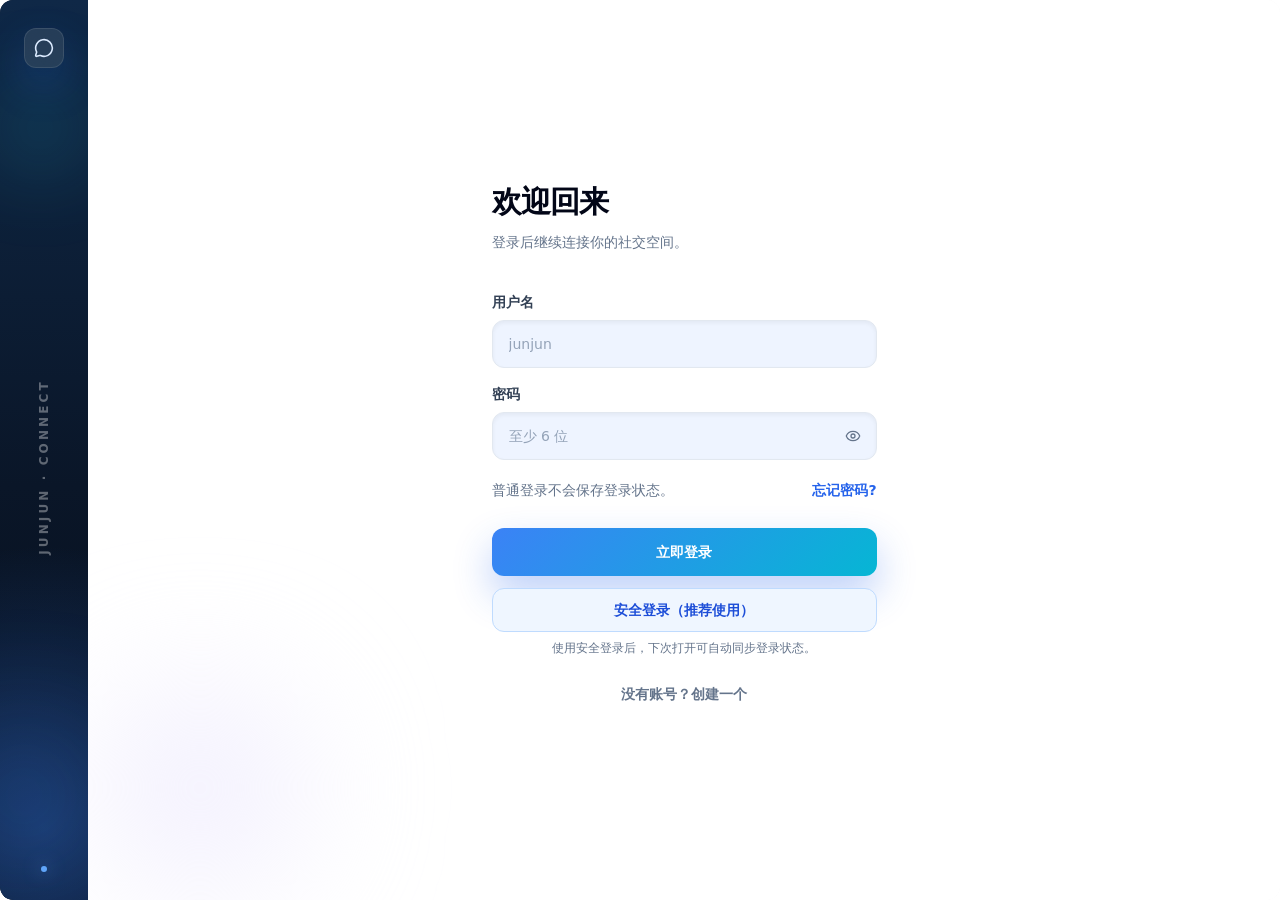
<file: docs/index.html>
﻿<!doctype html>
<html lang="zh-CN">
  <head>
    <meta charset="UTF-8" />
    <meta name="viewport" content="width=device-width, initial-scale=1.0" />
    <meta name="theme-color" content="#edf4ff" />
    <title>JunjunChat</title>
    <script type="module" src="./assets/index-Dz75m9pO.js"></script>
    <link rel="stylesheet" href="./assets/index-C5NsS-U3.css">
  </head>
  <body>
    <div id="JunjunChat-root" data-desktop-app="true"><div id="root"></div></div>
  </body>
</html>
</file>
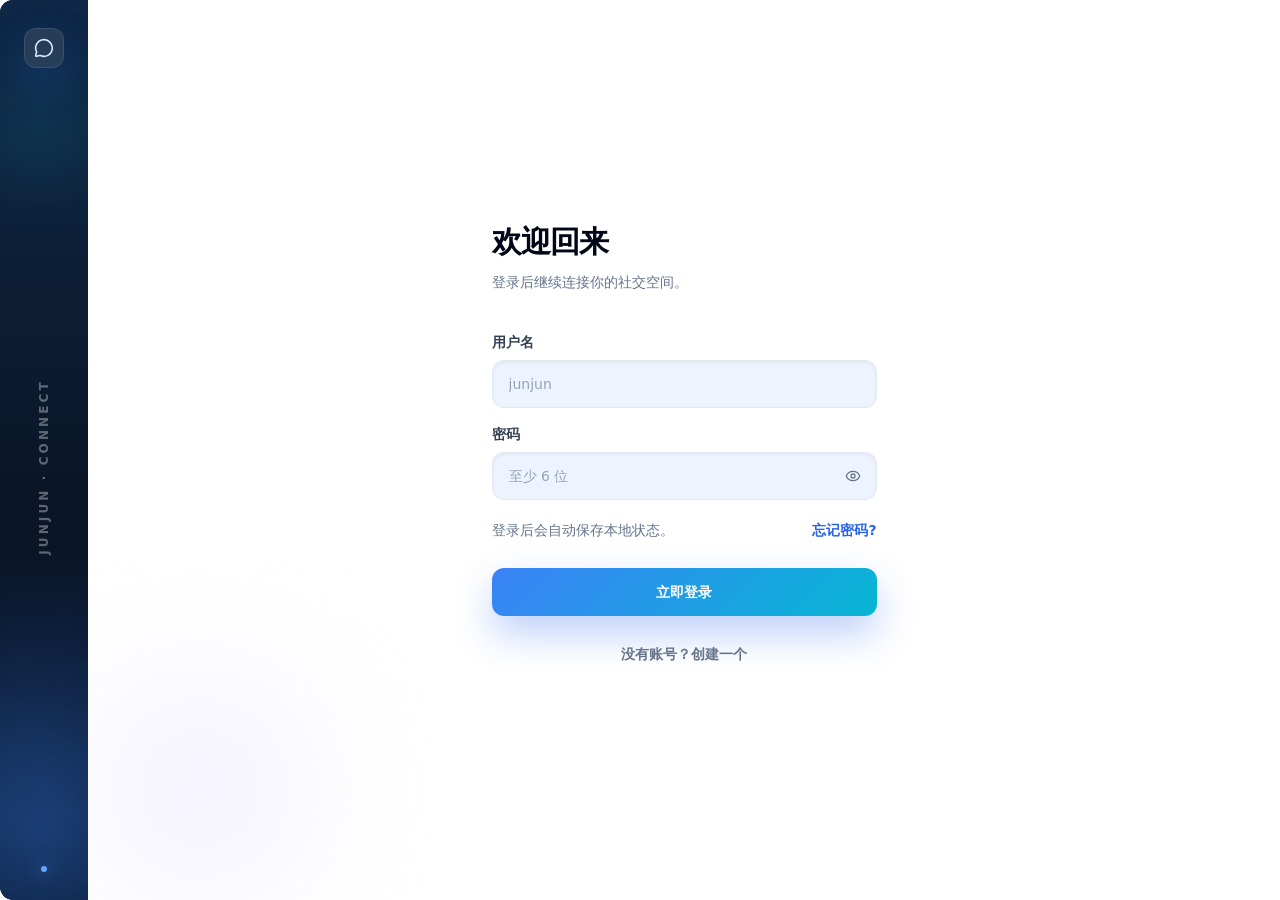
<file: web/index.html>
<!doctype html>
<html lang="zh-CN">
  <head>
    <meta charset="UTF-8" />
    <meta name="viewport" content="width=device-width, initial-scale=1.0" />
    <meta name="theme-color" content="#edf4ff" />
    <title>JunjunChat</title>
    <script type="module" crossorigin src="./assets/index-CE8PeKKG.js"></script>
    <link rel="stylesheet" crossorigin href="./assets/index-BPPoP_hS.css">
  </head>
  <body>
    <div id="kukechat-root" data-desktop-app="true"><div id="root"></div></div>
  </body>
</html>
</file>
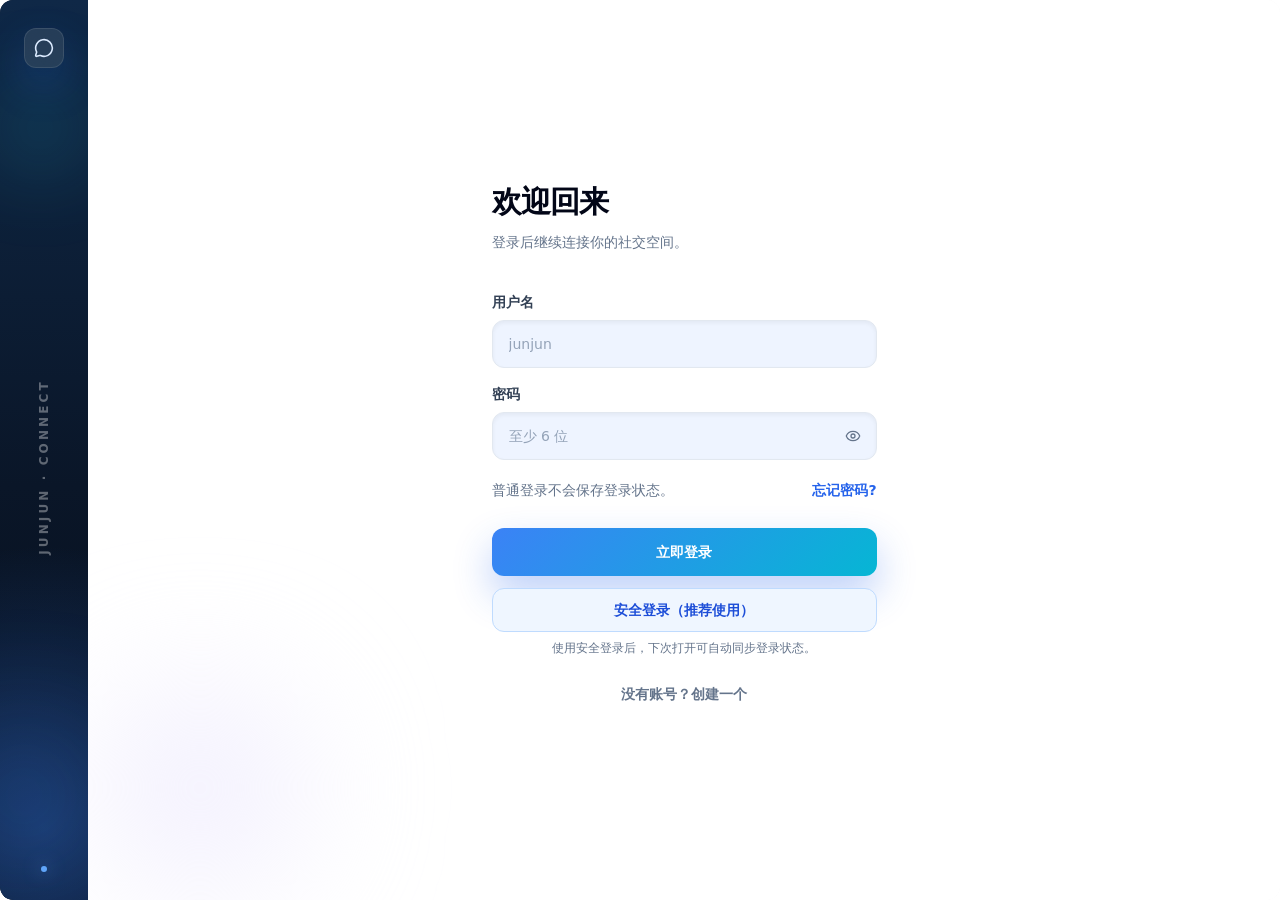
<file: docs/dist-desktop/index.desktop.html>
<!doctype html>
<html lang="zh-CN">
  <head>
    <meta charset="UTF-8" />
    <meta name="viewport" content="width=device-width, initial-scale=1.0" />
    <meta name="theme-color" content="#edf4ff" />
    <title>JunjunChat</title>
    <script type="module" crossorigin src="./assets/index-BEsCyNGm.js"></script>
    <link rel="stylesheet" crossorigin href="./assets/index-qLaKmnYz.css">
  </head>
  <body>
    <div id="JunjunChat-root" data-desktop-app="true"><div id="root"></div></div>
  </body>
</html>
</file>
<file: docs/assets/index-C5NsS-U3.css>
*,:before,:after{--tw-border-spacing-x: 0;--tw-border-spacing-y: 0;--tw-translate-x: 0;--tw-translate-y: 0;--tw-rotate: 0;--tw-skew-x: 0;--tw-skew-y: 0;--tw-scale-x: 1;--tw-scale-y: 1;--tw-pan-x: ;--tw-pan-y: ;--tw-pinch-zoom: ;--tw-scroll-snap-strictness: proximity;--tw-gradient-from-position: ;--tw-gradient-via-position: ;--tw-gradient-to-position: ;--tw-ordinal: ;--tw-slashed-zero: ;--tw-numeric-figure: ;--tw-numeric-spacing: ;--tw-numeric-fraction: ;--tw-ring-inset: ;--tw-ring-offset-width: 0px;--tw-ring-offset-color: #fff;--tw-ring-color: rgb(59 130 246 / .5);--tw-ring-offset-shadow: 0 0 #0000;--tw-ring-shadow: 0 0 #0000;--tw-shadow: 0 0 #0000;--tw-shadow-colored: 0 0 #0000;--tw-blur: ;--tw-brightness: ;--tw-contrast: ;--tw-grayscale: ;--tw-hue-rotate: ;--tw-invert: ;--tw-saturate: ;--tw-sepia: ;--tw-drop-shadow: ;--tw-backdrop-blur: ;--tw-backdrop-brightness: ;--tw-backdrop-contrast: ;--tw-backdrop-grayscale: ;--tw-backdrop-hue-rotate: ;--tw-backdrop-invert: ;--tw-backdrop-opacity: ;--tw-backdrop-saturate: ;--tw-backdrop-sepia: ;--tw-contain-size: ;--tw-contain-layout: ;--tw-contain-paint: ;--tw-contain-style: }::backdrop{--tw-border-spacing-x: 0;--tw-border-spacing-y: 0;--tw-translate-x: 0;--tw-translate-y: 0;--tw-rotate: 0;--tw-skew-x: 0;--tw-skew-y: 0;--tw-scale-x: 1;--tw-scale-y: 1;--tw-pan-x: ;--tw-pan-y: ;--tw-pinch-zoom: ;--tw-scroll-snap-strictness: proximity;--tw-gradient-from-position: ;--tw-gradient-via-position: ;--tw-gradient-to-position: ;--tw-ordinal: ;--tw-slashed-zero: ;--tw-numeric-figure: ;--tw-numeric-spacing: ;--tw-numeric-fraction: ;--tw-ring-inset: ;--tw-ring-offset-width: 0px;--tw-ring-offset-color: #fff;--tw-ring-color: rgb(59 130 246 / .5);--tw-ring-offset-shadow: 0 0 #0000;--tw-ring-shadow: 0 0 #0000;--tw-shadow: 0 0 #0000;--tw-shadow-colored: 0 0 #0000;--tw-blur: ;--tw-brightness: ;--tw-contrast: ;--tw-grayscale: ;--tw-hue-rotate: ;--tw-invert: ;--tw-saturate: ;--tw-sepia: ;--tw-drop-shadow: ;--tw-backdrop-blur: ;--tw-backdrop-brightness: ;--tw-backdrop-contrast: ;--tw-backdrop-grayscale: ;--tw-backdrop-hue-rotate: ;--tw-backdrop-invert: ;--tw-backdrop-opacity: ;--tw-backdrop-saturate: ;--tw-backdrop-sepia: ;--tw-contain-size: ;--tw-contain-layout: ;--tw-contain-paint: ;--tw-contain-style: }*,:before,:after{box-sizing:border-box;border-width:0;border-style:solid;border-color:#e5e7eb}:before,:after{--tw-content: ""}html,:host{line-height:1.5;-webkit-text-size-adjust:100%;-moz-tab-size:4;-o-tab-size:4;tab-size:4;font-family:ui-sans-serif,system-ui,sans-serif,"Apple Color Emoji","Segoe UI Emoji",Segoe UI Symbol,"Noto Color Emoji";font-feature-settings:normal;font-variation-settings:normal;-webkit-tap-highlight-color:transparent}body{margin:0;line-height:inherit}hr{height:0;color:inherit;border-top-width:1px}abbr:where([title]){-webkit-text-decoration:underline dotted;text-decoration:underline dotted}h1,h2,h3,h4,h5,h6{font-size:inherit;font-weight:inherit}a{color:inherit;text-decoration:inherit}b,strong{font-weight:bolder}code,kbd,samp,pre{font-family:ui-monospace,SFMono-Regular,Menlo,Monaco,Consolas,Liberation Mono,Courier New,monospace;font-feature-settings:normal;font-variation-settings:normal;font-size:1em}small{font-size:80%}sub,sup{font-size:75%;line-height:0;position:relative;vertical-align:baseline}sub{bottom:-.25em}sup{top:-.5em}table{text-indent:0;border-color:inherit;border-collapse:collapse}button,input,optgroup,select,textarea{font-family:inherit;font-feature-settings:inherit;font-variation-settings:inherit;font-size:100%;font-weight:inherit;line-height:inherit;letter-spacing:inherit;color:inherit;margin:0;padding:0}button,select{text-transform:none}button,input:where([type=button]),input:where([type=reset]),input:where([type=submit]){-webkit-appearance:button;background-color:transparent;background-image:none}:-moz-focusring{outline:auto}:-moz-ui-invalid{box-shadow:none}progress{vertical-align:baseline}::-webkit-inner-spin-button,::-webkit-outer-spin-button{height:auto}[type=search]{-webkit-appearance:textfield;outline-offset:-2px}::-webkit-search-decoration{-webkit-appearance:none}::-webkit-file-upload-button{-webkit-appearance:button;font:inherit}summary{display:list-item}blockquote,dl,dd,h1,h2,h3,h4,h5,h6,hr,figure,p,pre{margin:0}fieldset{margin:0;padding:0}legend{padding:0}ol,ul,menu{list-style:none;margin:0;padding:0}dialog{padding:0}textarea{resize:vertical}input::-moz-placeholder,textarea::-moz-placeholder{opacity:1;color:#9ca3af}input::placeholder,textarea::placeholder{opacity:1;color:#9ca3af}button,[role=button]{cursor:pointer}:disabled{cursor:default}img,svg,video,canvas,audio,iframe,embed,object{display:block;vertical-align:middle}img,video{max-width:100%;height:auto}[hidden]:where(:not([hidden=until-found])){display:none}.\!container{width:100%!important}.container{width:100%}@media (min-width: 640px){.\!container{max-width:640px!important}.container{max-width:640px}}@media (min-width: 768px){.\!container{max-width:768px!important}.container{max-width:768px}}@media (min-width: 1024px){.\!container{max-width:1024px!important}.container{max-width:1024px}}@media (min-width: 1280px){.\!container{max-width:1280px!important}.container{max-width:1280px}}@media (min-width: 1536px){.\!container{max-width:1536px!important}.container{max-width:1536px}}.sr-only{position:absolute;width:1px;height:1px;padding:0;margin:-1px;overflow:hidden;clip:rect(0,0,0,0);white-space:nowrap;border-width:0}.pointer-events-none{pointer-events:none}.pointer-events-auto{pointer-events:auto}.visible{visibility:visible}.collapse{visibility:collapse}.static{position:static}.fixed{position:fixed}.absolute{position:absolute}.relative{position:relative}.sticky{position:sticky}.-inset-0\.5{inset:-.125rem}.-inset-1{inset:-.25rem}.inset-0{inset:0}.inset-1{inset:.25rem}.inset-x-0{left:0;right:0}.inset-x-1{left:.25rem;right:.25rem}.inset-x-4{left:1rem;right:1rem}.inset-y-0{top:0;bottom:0}.-bottom-0\.5{bottom:-.125rem}.-bottom-24{bottom:-6rem}.-left-10{left:-2.5rem}.-right-0\.5{right:-.125rem}.-right-1{right:-.25rem}.-right-1\.5{right:-.375rem}.-right-10{right:-2.5rem}.-right-12{right:-3rem}.-right-16{right:-4rem}.-right-5{right:-1.25rem}.-top-1{top:-.25rem}.-top-1\.5{top:-.375rem}.-top-12{top:-3rem}.-top-14{top:-3.5rem}.-top-16{top:-4rem}.-top-20{top:-5rem}.-top-5{top:-1.25rem}.bottom-0{bottom:0}.bottom-1{bottom:.25rem}.bottom-10{bottom:2.5rem}.bottom-14{bottom:3.5rem}.bottom-4{bottom:1rem}.bottom-\[106px\]{bottom:106px}.bottom-\[154px\]{bottom:154px}.bottom-\[calc\(100\%-1px\)\]{bottom:calc(100% - 1px)}.bottom-\[max\(20px\,env\(safe-area-inset-bottom\)\)\]{bottom:max(20px,env(safe-area-inset-bottom))}.bottom-full{bottom:100%}.left-0{left:0}.left-0\.5{left:.125rem}.left-1{left:.25rem}.left-1\/2{left:50%}.left-1\/3{left:33.333333%}.left-10{left:2.5rem}.left-2{left:.5rem}.left-2\.5{left:.625rem}.left-3{left:.75rem}.left-4{left:1rem}.left-5{left:1.25rem}.left-\[22px\]{left:22px}.right-0{right:0}.right-1{right:.25rem}.right-1\.5{right:.375rem}.right-2{right:.5rem}.right-2\.5{right:.625rem}.right-3{right:.75rem}.right-4{right:1rem}.right-5{right:1.25rem}.top-0{top:0}.top-0\.5{top:.125rem}.top-1{top:.25rem}.top-1\.5{top:.375rem}.top-1\/2{top:50%}.top-10{top:2.5rem}.top-12{top:3rem}.top-16{top:4rem}.top-2{top:.5rem}.top-2\.5{top:.625rem}.top-20{top:5rem}.top-3{top:.75rem}.top-4{top:1rem}.top-9{top:2.25rem}.top-\[7px\]{top:7px}.top-\[calc\(100\%\+10px\)\]{top:calc(100% + 10px)}.top-\[calc\(100\%\+8px\)\]{top:calc(100% + 8px)}.top-full{top:100%}.z-0{z-index:0}.z-10{z-index:10}.z-20{z-index:20}.z-30{z-index:30}.z-40{z-index:40}.z-50{z-index:50}.z-\[100\]{z-index:100}.z-\[120\]{z-index:120}.z-\[2147483600\]{z-index:2147483600}.z-\[2147483646\]{z-index:2147483646}.z-\[2147483647\]{z-index:2147483647}.z-\[60\]{z-index:60}.z-\[61\]{z-index:61}.z-\[70\]{z-index:70}.z-\[80\]{z-index:80}.z-\[90\]{z-index:90}.col-span-2{grid-column:span 2 / span 2}.col-span-5{grid-column:span 5 / span 5}.col-span-full{grid-column:1 / -1}.col-start-1{grid-column-start:1}.col-start-2{grid-column-start:2}.col-start-3{grid-column-start:3}.row-start-1{grid-row-start:1}.-mx-2{margin-left:-.5rem;margin-right:-.5rem}.-mx-px{margin-left:-1px;margin-right:-1px}.mx-0\.5{margin-left:.125rem;margin-right:.125rem}.mx-1{margin-left:.25rem;margin-right:.25rem}.mx-2{margin-left:.5rem;margin-right:.5rem}.mx-4{margin-left:1rem;margin-right:1rem}.mx-auto{margin-left:auto;margin-right:auto}.my-1{margin-top:.25rem;margin-bottom:.25rem}.my-1\.5{margin-top:.375rem;margin-bottom:.375rem}.my-2{margin-top:.5rem;margin-bottom:.5rem}.my-3{margin-top:.75rem;margin-bottom:.75rem}.-mt-1{margin-top:-.25rem}.-mt-7{margin-top:-1.75rem}.-mt-8{margin-top:-2rem}.-mt-\[34px\]{margin-top:-34px}.-mt-px{margin-top:-1px}.mb-0\.5{margin-bottom:.125rem}.mb-1{margin-bottom:.25rem}.mb-1\.5{margin-bottom:.375rem}.mb-10{margin-bottom:2.5rem}.mb-2{margin-bottom:.5rem}.mb-2\.5{margin-bottom:.625rem}.mb-3{margin-bottom:.75rem}.mb-4{margin-bottom:1rem}.mb-5{margin-bottom:1.25rem}.mb-6{margin-bottom:1.5rem}.mb-7{margin-bottom:1.75rem}.ml-1{margin-left:.25rem}.ml-10{margin-left:2.5rem}.ml-2{margin-left:.5rem}.ml-\[46px\]{margin-left:46px}.ml-\[52px\]{margin-left:52px}.ml-auto{margin-left:auto}.mr-1{margin-right:.25rem}.mr-1\.5{margin-right:.375rem}.mt-0{margin-top:0}.mt-0\.5{margin-top:.125rem}.mt-1{margin-top:.25rem}.mt-1\.5{margin-top:.375rem}.mt-10{margin-top:2.5rem}.mt-12{margin-top:3rem}.mt-2{margin-top:.5rem}.mt-2\.5{margin-top:.625rem}.mt-3{margin-top:.75rem}.mt-3\.5{margin-top:.875rem}.mt-4{margin-top:1rem}.mt-5{margin-top:1.25rem}.mt-6{margin-top:1.5rem}.mt-7{margin-top:1.75rem}.mt-8{margin-top:2rem}.mt-auto{margin-top:auto}.box-border{box-sizing:border-box}.line-clamp-1{overflow:hidden;display:-webkit-box;-webkit-box-orient:vertical;-webkit-line-clamp:1}.line-clamp-2{overflow:hidden;display:-webkit-box;-webkit-box-orient:vertical;-webkit-line-clamp:2}.line-clamp-3{overflow:hidden;display:-webkit-box;-webkit-box-orient:vertical;-webkit-line-clamp:3}.line-clamp-4{overflow:hidden;display:-webkit-box;-webkit-box-orient:vertical;-webkit-line-clamp:4}.block{display:block}.inline-block{display:inline-block}.inline{display:inline}.flex{display:flex}.inline-flex{display:inline-flex}.table{display:table}.grid{display:grid}.inline-grid{display:inline-grid}.contents{display:contents}.hidden{display:none}.aspect-\[4\/3\]{aspect-ratio:4/3}.aspect-square{aspect-ratio:1 / 1}.aspect-video{aspect-ratio:16 / 9}.h-0\.5{height:.125rem}.h-1{height:.25rem}.h-1\.5{height:.375rem}.h-1\/2{height:50%}.h-10{height:2.5rem}.h-11{height:2.75rem}.h-12{height:3rem}.h-14{height:3.5rem}.h-16{height:4rem}.h-2{height:.5rem}.h-2\.5{height:.625rem}.h-20{height:5rem}.h-24{height:6rem}.h-28{height:7rem}.h-3{height:.75rem}.h-3\.5{height:.875rem}.h-32{height:8rem}.h-36{height:9rem}.h-4{height:1rem}.h-40{height:10rem}.h-44{height:11rem}.h-5{height:1.25rem}.h-52{height:13rem}.h-56{height:14rem}.h-6{height:1.5rem}.h-64{height:16rem}.h-7{height:1.75rem}.h-8{height:2rem}.h-9{height:2.25rem}.h-\[100dvh\]{height:100dvh}.h-\[150px\]{height:150px}.h-\[168px\]{height:168px}.h-\[18px\]{height:18px}.h-\[248px\]{height:248px}.h-\[2px\]{height:2px}.h-\[310px\]{height:310px}.h-\[38px\]{height:38px}.h-\[46px\]{height:46px}.h-\[50px\]{height:50px}.h-\[52px\]{height:52px}.h-\[64px\]{height:64px}.h-\[72px\]{height:72px}.h-\[calc\(100\%-30px\)\]{height:calc(100% - 30px)}.h-\[calc\(100\%-40px\)\]{height:calc(100% - 40px)}.h-\[calc\(100\%-52px\)\]{height:calc(100% - 52px)}.h-\[calc\(100\%-8px\)\]{height:calc(100% - 8px)}.h-\[calc\(100dvh-16px\)\]{height:calc(100dvh - 16px)}.h-\[min\(640px\,88vh\)\]{height:min(640px,88vh)}.h-\[min\(660px\,88vh\)\]{height:min(660px,88vh)}.h-\[min\(680px\,88vh\)\]{height:min(680px,88vh)}.h-\[min\(720px\,88vh\)\]{height:min(720px,88vh)}.h-\[min\(720px\,calc\(100vh-32px\)\)\]{height:min(720px,calc(100vh - 32px))}.h-\[min\(720px\,calc\(100vh-96px\)\)\]{height:min(720px,calc(100vh - 96px))}.h-\[min\(760px\,calc\(100vh-32px\)\)\]{height:min(760px,calc(100vh - 32px))}.h-full{height:100%}.h-px{height:1px}.h-screen{height:100vh}.max-h-32{max-height:8rem}.max-h-36{max-height:9rem}.max-h-40{max-height:10rem}.max-h-48{max-height:12rem}.max-h-52{max-height:13rem}.max-h-56{max-height:14rem}.max-h-60{max-height:15rem}.max-h-64{max-height:16rem}.max-h-72{max-height:18rem}.max-h-80{max-height:20rem}.max-h-\[112px\]{max-height:112px}.max-h-\[28dvh\]{max-height:28dvh}.max-h-\[300px\]{max-height:300px}.max-h-\[34vh\]{max-height:34vh}.max-h-\[420px\]{max-height:420px}.max-h-\[500px\]{max-height:500px}.max-h-\[88vh\]{max-height:88vh}.max-h-\[calc\(100\%-32px\)\]{max-height:calc(100% - 32px)}.max-h-\[calc\(100\%-48px\)\]{max-height:calc(100% - 48px)}.max-h-\[inherit\]{max-height:inherit}.max-h-\[min\(320px\,calc\(100\%-16px\)\)\]{max-height:min(320px,calc(100% - 16px))}.max-h-\[min\(356px\,calc\(100\%-16px\)\)\]{max-height:min(356px,calc(100% - 16px))}.max-h-\[min\(416px\,calc\(100\%-16px\)\)\]{max-height:min(416px,calc(100% - 16px))}.max-h-\[min\(760px\,calc\(100vh-56px\)\)\]{max-height:min(760px,calc(100vh - 56px))}.max-h-\[min\(840px\,calc\(100vh-48px\)\)\]{max-height:min(840px,calc(100vh - 48px))}.max-h-full{max-height:100%}.max-h-none{max-height:none}.min-h-0{min-height:0px}.min-h-10{min-height:2.5rem}.min-h-12{min-height:3rem}.min-h-24{min-height:6rem}.min-h-28{min-height:7rem}.min-h-44{min-height:11rem}.min-h-\[112px\]{min-height:112px}.min-h-\[120px\]{min-height:120px}.min-h-\[140px\]{min-height:140px}.min-h-\[148px\]{min-height:148px}.min-h-\[154px\]{min-height:154px}.min-h-\[180px\]{min-height:180px}.min-h-\[184px\]{min-height:184px}.min-h-\[18px\]{min-height:18px}.min-h-\[214px\]{min-height:214px}.min-h-\[220px\]{min-height:220px}.min-h-\[244px\]{min-height:244px}.min-h-\[246px\]{min-height:246px}.min-h-\[250px\]{min-height:250px}.min-h-\[260px\]{min-height:260px}.min-h-\[280px\]{min-height:280px}.min-h-\[300px\]{min-height:300px}.min-h-\[310px\]{min-height:310px}.min-h-\[360px\]{min-height:360px}.min-h-\[38px\]{min-height:38px}.min-h-\[45vh\]{min-height:45vh}.min-h-\[52px\]{min-height:52px}.min-h-\[55vh\]{min-height:55vh}.min-h-\[58px\]{min-height:58px}.min-h-\[68px\]{min-height:68px}.min-h-\[82px\]{min-height:82px}.min-h-\[92px\]{min-height:92px}.min-h-\[96px\]{min-height:96px}.min-h-\[calc\(max\(44px\,env\(safe-area-inset-top\)\)\+56px\)\]{min-height:calc(max(44px,env(safe-area-inset-top)) + 56px)}.min-h-\[calc\(max\(44px\,env\(safe-area-inset-top\)\)\+58px\)\]{min-height:calc(max(44px,env(safe-area-inset-top)) + 58px)}.min-h-\[calc\(max\(44px\,env\(safe-area-inset-top\)\)\+64px\)\]{min-height:calc(max(44px,env(safe-area-inset-top)) + 64px)}.min-h-\[inherit\]{min-height:inherit}.min-h-full{min-height:100%}.w-1{width:.25rem}.w-1\.5{width:.375rem}.w-1\/2{width:50%}.w-10{width:2.5rem}.w-11{width:2.75rem}.w-12{width:3rem}.w-14{width:3.5rem}.w-16{width:4rem}.w-2{width:.5rem}.w-2\.5{width:.625rem}.w-2\/3{width:66.666667%}.w-20{width:5rem}.w-24{width:6rem}.w-28{width:7rem}.w-3{width:.75rem}.w-3\.5{width:.875rem}.w-32{width:8rem}.w-36{width:9rem}.w-4{width:1rem}.w-40{width:10rem}.w-44{width:11rem}.w-48{width:12rem}.w-5{width:1.25rem}.w-52{width:13rem}.w-56{width:14rem}.w-6{width:1.5rem}.w-60{width:15rem}.w-64{width:16rem}.w-7{width:1.75rem}.w-72{width:18rem}.w-8{width:2rem}.w-80{width:20rem}.w-9{width:2.25rem}.w-\[106px\]{width:106px}.w-\[122px\]{width:122px}.w-\[144px\]{width:144px}.w-\[156px\]{width:156px}.w-\[18px\]{width:18px}.w-\[220px\]{width:220px}.w-\[252px\]{width:252px}.w-\[260px\]{width:260px}.w-\[292px\]{width:292px}.w-\[320px\]{width:320px}.w-\[350px\]{width:350px}.w-\[38px\]{width:38px}.w-\[3px\]{width:3px}.w-\[52px\]{width:52px}.w-\[72px\]{width:72px}.w-\[72vw\]{width:72vw}.w-\[82vw\]{width:82vw}.w-\[min\(260px\,68vw\)\]{width:min(260px,68vw)}.w-\[min\(300px\,100\%\)\]{width:min(300px,100%)}.w-\[min\(300px\,72vw\)\]{width:min(300px,72vw)}.w-\[min\(320px\,74vw\)\]{width:min(320px,74vw)}.w-\[min\(720px\,80vw\)\]{width:min(720px,80vw)}.w-\[min\(940px\,95vw\)\]{width:min(940px,95vw)}.w-fit{width:-moz-fit-content;width:fit-content}.w-full{width:100%}.w-max{width:-moz-max-content;width:max-content}.w-screen{width:100vw}.min-w-0{min-width:0px}.min-w-28{min-width:7rem}.min-w-5{min-width:1.25rem}.min-w-8{min-width:2rem}.min-w-\[124px\]{min-width:124px}.min-w-\[172px\]{min-width:172px}.min-w-\[18px\]{min-width:18px}.min-w-\[22px\]{min-width:22px}.min-w-\[24px\]{min-width:24px}.min-w-\[250px\]{min-width:250px}.min-w-full{min-width:100%}.min-w-max{min-width:-moz-max-content;min-width:max-content}.max-w-2xl{max-width:42rem}.max-w-32{max-width:8rem}.max-w-3xl{max-width:48rem}.max-w-4xl{max-width:56rem}.max-w-56{max-width:14rem}.max-w-5xl{max-width:64rem}.max-w-6xl{max-width:72rem}.max-w-\[100vw\]{max-width:100vw}.max-w-\[1040px\]{max-width:1040px}.max-w-\[120px\]{max-width:120px}.max-w-\[130px\]{max-width:130px}.max-w-\[140px\]{max-width:140px}.max-w-\[150px\]{max-width:150px}.max-w-\[160px\]{max-width:160px}.max-w-\[170px\]{max-width:170px}.max-w-\[180px\]{max-width:180px}.max-w-\[220px\]{max-width:220px}.max-w-\[240px\]{max-width:240px}.max-w-\[320px\]{max-width:320px}.max-w-\[340px\]{max-width:340px}.max-w-\[360px\]{max-width:360px}.max-w-\[385px\]{max-width:385px}.max-w-\[420px\]{max-width:420px}.max-w-\[42px\]{max-width:42px}.max-w-\[430px\]{max-width:430px}.max-w-\[440px\]{max-width:440px}.max-w-\[460px\]{max-width:460px}.max-w-\[500px\]{max-width:500px}.max-w-\[520px\]{max-width:520px}.max-w-\[52vw\]{max-width:52vw}.max-w-\[560px\]{max-width:560px}.max-w-\[600px\]{max-width:600px}.max-w-\[620px\]{max-width:620px}.max-w-\[640px\]{max-width:640px}.max-w-\[720px\]{max-width:720px}.max-w-\[72px\]{max-width:72px}.max-w-\[75\%\]{max-width:75%}.max-w-\[76\%\]{max-width:76%}.max-w-\[760px\]{max-width:760px}.max-w-\[80px\]{max-width:80px}.max-w-\[820px\]{max-width:820px}.max-w-\[860px\]{max-width:860px}.max-w-\[88px\]{max-width:88px}.max-w-\[940px\]{max-width:940px}.max-w-\[94px\]{max-width:94px}.max-w-\[96px\]{max-width:96px}.max-w-\[calc\(100\%-24px\)\]{max-width:calc(100% - 24px)}.max-w-\[calc\(100\%-52px\)\]{max-width:calc(100% - 52px)}.max-w-\[calc\(100vw-2rem\)\]{max-width:calc(100vw - 2rem)}.max-w-\[calc\(100vw-32px\)\]{max-width:calc(100vw - 32px)}.max-w-\[calc\(100vw-40px\)\]{max-width:calc(100vw - 40px)}.max-w-\[calc\(100vw-64px\)\]{max-width:calc(100vw - 64px)}.max-w-\[min\(380px\,calc\(100\%-32px\)\)\]{max-width:min(380px,calc(100% - 32px))}.max-w-full{max-width:100%}.max-w-lg{max-width:32rem}.max-w-md{max-width:28rem}.max-w-none{max-width:none}.max-w-sm{max-width:24rem}.max-w-xl{max-width:36rem}.max-w-xs{max-width:20rem}.flex-1{flex:1 1 0%}.shrink{flex-shrink:1}.shrink-0{flex-shrink:0}.basis-0{flex-basis:0px}.basis-\[var\(--kc-bot-action-min-width\)\]{flex-basis:var(--kc-bot-action-min-width)}.table-auto{table-layout:auto}.border-collapse{border-collapse:collapse}.-translate-x-1\/2{--tw-translate-x: -50%;transform:translate(var(--tw-translate-x),var(--tw-translate-y)) rotate(var(--tw-rotate)) skew(var(--tw-skew-x)) skewY(var(--tw-skew-y)) scaleX(var(--tw-scale-x)) scaleY(var(--tw-scale-y))}.-translate-y-1\/2{--tw-translate-y: -50%;transform:translate(var(--tw-translate-x),var(--tw-translate-y)) rotate(var(--tw-rotate)) skew(var(--tw-skew-x)) skewY(var(--tw-skew-y)) scaleX(var(--tw-scale-x)) scaleY(var(--tw-scale-y))}.translate-x-0{--tw-translate-x: 0px;transform:translate(var(--tw-translate-x),var(--tw-translate-y)) rotate(var(--tw-rotate)) skew(var(--tw-skew-x)) skewY(var(--tw-skew-y)) scaleX(var(--tw-scale-x)) scaleY(var(--tw-scale-y))}.translate-x-5{--tw-translate-x: 1.25rem;transform:translate(var(--tw-translate-x),var(--tw-translate-y)) rotate(var(--tw-rotate)) skew(var(--tw-skew-x)) skewY(var(--tw-skew-y)) scaleX(var(--tw-scale-x)) scaleY(var(--tw-scale-y))}.translate-x-\[106px\]{--tw-translate-x: 106px;transform:translate(var(--tw-translate-x),var(--tw-translate-y)) rotate(var(--tw-rotate)) skew(var(--tw-skew-x)) skewY(var(--tw-skew-y)) scaleX(var(--tw-scale-x)) scaleY(var(--tw-scale-y))}.translate-x-\[122px\]{--tw-translate-x: 122px;transform:translate(var(--tw-translate-x),var(--tw-translate-y)) rotate(var(--tw-rotate)) skew(var(--tw-skew-x)) skewY(var(--tw-skew-y)) scaleX(var(--tw-scale-x)) scaleY(var(--tw-scale-y))}.translate-y-1{--tw-translate-y: .25rem;transform:translate(var(--tw-translate-x),var(--tw-translate-y)) rotate(var(--tw-rotate)) skew(var(--tw-skew-x)) skewY(var(--tw-skew-y)) scaleX(var(--tw-scale-x)) scaleY(var(--tw-scale-y))}.-rotate-90{--tw-rotate: -90deg;transform:translate(var(--tw-translate-x),var(--tw-translate-y)) rotate(var(--tw-rotate)) skew(var(--tw-skew-x)) skewY(var(--tw-skew-y)) scaleX(var(--tw-scale-x)) scaleY(var(--tw-scale-y))}.rotate-180{--tw-rotate: 180deg;transform:translate(var(--tw-translate-x),var(--tw-translate-y)) rotate(var(--tw-rotate)) skew(var(--tw-skew-x)) skewY(var(--tw-skew-y)) scaleX(var(--tw-scale-x)) scaleY(var(--tw-scale-y))}.rotate-90{--tw-rotate: 90deg;transform:translate(var(--tw-translate-x),var(--tw-translate-y)) rotate(var(--tw-rotate)) skew(var(--tw-skew-x)) skewY(var(--tw-skew-y)) scaleX(var(--tw-scale-x)) scaleY(var(--tw-scale-y))}.transform{transform:translate(var(--tw-translate-x),var(--tw-translate-y)) rotate(var(--tw-rotate)) skew(var(--tw-skew-x)) skewY(var(--tw-skew-y)) scaleX(var(--tw-scale-x)) scaleY(var(--tw-scale-y))}@keyframes pulse{50%{opacity:.5}}.animate-pulse{animation:pulse 2s cubic-bezier(.4,0,.6,1) infinite}@keyframes spin{to{transform:rotate(360deg)}}.animate-spin{animation:spin 1s linear infinite}.cursor-default{cursor:default}.cursor-grab{cursor:grab}.cursor-nwse-resize{cursor:nwse-resize}.cursor-pointer{cursor:pointer}.touch-none{touch-action:none}.select-none{-webkit-user-select:none;-moz-user-select:none;user-select:none}.select-text{-webkit-user-select:text;-moz-user-select:text;user-select:text}.select-all{-webkit-user-select:all;-moz-user-select:all;user-select:all}.resize-none{resize:none}.resize-y{resize:vertical}.resize{resize:both}.snap-x{scroll-snap-type:x var(--tw-scroll-snap-strictness)}.snap-start{scroll-snap-align:start}.scroll-mt-4{scroll-margin-top:1rem}.list-decimal{list-style-type:decimal}.list-disc{list-style-type:disc}.columns-1{-moz-columns:1;columns:1}.break-inside-avoid{-moz-column-break-inside:avoid;break-inside:avoid}.grid-cols-1{grid-template-columns:repeat(1,minmax(0,1fr))}.grid-cols-10{grid-template-columns:repeat(10,minmax(0,1fr))}.grid-cols-2{grid-template-columns:repeat(2,minmax(0,1fr))}.grid-cols-3{grid-template-columns:repeat(3,minmax(0,1fr))}.grid-cols-4{grid-template-columns:repeat(4,minmax(0,1fr))}.grid-cols-5{grid-template-columns:repeat(5,minmax(0,1fr))}.grid-cols-7{grid-template-columns:repeat(7,minmax(0,1fr))}.grid-cols-8{grid-template-columns:repeat(8,minmax(0,1fr))}.grid-cols-\[0\.86fr_1\.14fr\]{grid-template-columns:.86fr 1.14fr}.grid-cols-\[14px_minmax\(0\,1fr\)\]{grid-template-columns:14px minmax(0,1fr)}.grid-cols-\[232px_minmax\(0\,1fr\)\]{grid-template-columns:232px minmax(0,1fr)}.grid-cols-\[254px_minmax\(0\,1fr\)\]{grid-template-columns:254px minmax(0,1fr)}.grid-cols-\[40px_minmax\(0\,1fr\)\]{grid-template-columns:40px minmax(0,1fr)}.grid-cols-\[44px_1fr_32px\]{grid-template-columns:44px 1fr 32px}.grid-cols-\[44px_minmax\(0\,1fr\)_auto\]{grid-template-columns:44px minmax(0,1fr) auto}.grid-cols-\[48px_1fr\]{grid-template-columns:48px 1fr}.grid-cols-\[56px_252px_minmax\(0\,1fr\)\]{grid-template-columns:56px 252px minmax(0,1fr)}.grid-cols-\[56px_minmax\(0\,1fr\)\]{grid-template-columns:56px minmax(0,1fr)}.grid-cols-\[56px_minmax\(0\,1fr\)_18px\]{grid-template-columns:56px minmax(0,1fr) 18px}.grid-cols-\[56px_minmax\(0\,1fr\)_auto_18px\]{grid-template-columns:56px minmax(0,1fr) auto 18px}.grid-cols-\[auto_minmax\(0\,1fr\)_auto\]{grid-template-columns:auto minmax(0,1fr) auto}.grid-cols-\[minmax\(0\,1fr\)_292px\]{grid-template-columns:minmax(0,1fr) 292px}.grid-cols-\[minmax\(0\,1fr\)_96px\]{grid-template-columns:minmax(0,1fr) 96px}.grid-cols-\[minmax\(0\,1fr\)_auto\]{grid-template-columns:minmax(0,1fr) auto}.grid-cols-\[minmax\(220px\,1\.4fr\)_76px_82px_82px_82px_88px\]{grid-template-columns:minmax(220px,1.4fr) 76px 82px 82px 82px 88px}.grid-rows-3{grid-template-rows:repeat(3,minmax(0,1fr))}.grid-rows-\[0fr\]{grid-template-rows:0fr}.grid-rows-\[1fr\]{grid-template-rows:1fr}.grid-rows-\[1fr_auto\]{grid-template-rows:1fr auto}.grid-rows-\[30px_56px_minmax\(0\,1fr\)_auto\]{grid-template-rows:30px 56px minmax(0,1fr) auto}.grid-rows-\[52px_minmax\(0\,1fr\)_auto\]{grid-template-rows:52px minmax(0,1fr) auto}.grid-rows-\[auto_auto_minmax\(0\,1fr\)\]{grid-template-rows:auto auto minmax(0,1fr)}.grid-rows-\[auto_minmax\(0\,1fr\)_auto\]{grid-template-rows:auto minmax(0,1fr) auto}.grid-rows-\[minmax\(0\,1fr\)\]{grid-template-rows:minmax(0,1fr)}.flex-col{flex-direction:column}.flex-wrap{flex-wrap:wrap}.flex-nowrap{flex-wrap:nowrap}.place-items-center{place-items:center}.content-start{align-content:flex-start}.items-start{align-items:flex-start}.items-end{align-items:flex-end}.items-center{align-items:center}.items-stretch{align-items:stretch}.justify-start{justify-content:flex-start}.justify-end{justify-content:flex-end}.justify-center{justify-content:center}.justify-between{justify-content:space-between}.justify-items-center{justify-items:center}.gap-0\.5{gap:.125rem}.gap-1{gap:.25rem}.gap-1\.5{gap:.375rem}.gap-2{gap:.5rem}.gap-2\.5{gap:.625rem}.gap-3{gap:.75rem}.gap-3\.5{gap:.875rem}.gap-4{gap:1rem}.gap-5{gap:1.25rem}.gap-6{gap:1.5rem}.gap-7{gap:1.75rem}.gap-\[3px\]{gap:3px}.gap-x-2{-moz-column-gap:.5rem;column-gap:.5rem}.gap-x-3{-moz-column-gap:.75rem;column-gap:.75rem}.gap-y-1{row-gap:.25rem}.gap-y-2{row-gap:.5rem}.-space-x-1\.5>:not([hidden])~:not([hidden]){--tw-space-x-reverse: 0;margin-right:calc(-.375rem * var(--tw-space-x-reverse));margin-left:calc(-.375rem * calc(1 - var(--tw-space-x-reverse)))}.-space-x-2>:not([hidden])~:not([hidden]){--tw-space-x-reverse: 0;margin-right:calc(-.5rem * var(--tw-space-x-reverse));margin-left:calc(-.5rem * calc(1 - var(--tw-space-x-reverse)))}.space-y-0>:not([hidden])~:not([hidden]){--tw-space-y-reverse: 0;margin-top:calc(0px * calc(1 - var(--tw-space-y-reverse)));margin-bottom:calc(0px * var(--tw-space-y-reverse))}.space-y-0\.5>:not([hidden])~:not([hidden]){--tw-space-y-reverse: 0;margin-top:calc(.125rem * calc(1 - var(--tw-space-y-reverse)));margin-bottom:calc(.125rem * var(--tw-space-y-reverse))}.space-y-1>:not([hidden])~:not([hidden]){--tw-space-y-reverse: 0;margin-top:calc(.25rem * calc(1 - var(--tw-space-y-reverse)));margin-bottom:calc(.25rem * var(--tw-space-y-reverse))}.space-y-1\.5>:not([hidden])~:not([hidden]){--tw-space-y-reverse: 0;margin-top:calc(.375rem * calc(1 - var(--tw-space-y-reverse)));margin-bottom:calc(.375rem * var(--tw-space-y-reverse))}.space-y-2>:not([hidden])~:not([hidden]){--tw-space-y-reverse: 0;margin-top:calc(.5rem * calc(1 - var(--tw-space-y-reverse)));margin-bottom:calc(.5rem * var(--tw-space-y-reverse))}.space-y-2\.5>:not([hidden])~:not([hidden]){--tw-space-y-reverse: 0;margin-top:calc(.625rem * calc(1 - var(--tw-space-y-reverse)));margin-bottom:calc(.625rem * var(--tw-space-y-reverse))}.space-y-3>:not([hidden])~:not([hidden]){--tw-space-y-reverse: 0;margin-top:calc(.75rem * calc(1 - var(--tw-space-y-reverse)));margin-bottom:calc(.75rem * var(--tw-space-y-reverse))}.space-y-3\.5>:not([hidden])~:not([hidden]){--tw-space-y-reverse: 0;margin-top:calc(.875rem * calc(1 - var(--tw-space-y-reverse)));margin-bottom:calc(.875rem * var(--tw-space-y-reverse))}.space-y-4>:not([hidden])~:not([hidden]){--tw-space-y-reverse: 0;margin-top:calc(1rem * calc(1 - var(--tw-space-y-reverse)));margin-bottom:calc(1rem * var(--tw-space-y-reverse))}.space-y-5>:not([hidden])~:not([hidden]){--tw-space-y-reverse: 0;margin-top:calc(1.25rem * calc(1 - var(--tw-space-y-reverse)));margin-bottom:calc(1.25rem * var(--tw-space-y-reverse))}.space-y-8>:not([hidden])~:not([hidden]){--tw-space-y-reverse: 0;margin-top:calc(2rem * calc(1 - var(--tw-space-y-reverse)));margin-bottom:calc(2rem * var(--tw-space-y-reverse))}.divide-y>:not([hidden])~:not([hidden]){--tw-divide-y-reverse: 0;border-top-width:calc(1px * calc(1 - var(--tw-divide-y-reverse)));border-bottom-width:calc(1px * var(--tw-divide-y-reverse))}.self-start{align-self:flex-start}.self-stretch{align-self:stretch}.justify-self-end{justify-self:end}.overflow-auto{overflow:auto}.overflow-hidden{overflow:hidden}.overflow-visible{overflow:visible}.overflow-x-auto{overflow-x:auto}.overflow-y-auto{overflow-y:auto}.overflow-x-hidden{overflow-x:hidden}.overscroll-contain{overscroll-behavior:contain}.overscroll-x-contain{overscroll-behavior-x:contain}.overscroll-x-none{overscroll-behavior-x:none}.truncate{overflow:hidden;text-overflow:ellipsis;white-space:nowrap}.whitespace-normal{white-space:normal}.whitespace-nowrap{white-space:nowrap}.whitespace-pre-wrap{white-space:pre-wrap}.break-words{overflow-wrap:break-word}.break-all{word-break:break-all}.rounded{border-radius:.25rem}.rounded-2xl{border-radius:1rem}.rounded-3xl{border-radius:1.5rem}.rounded-\[10px\]{border-radius:10px}.rounded-\[12px\]{border-radius:12px}.rounded-\[14px\]{border-radius:14px}.rounded-\[16px\]{border-radius:16px}.rounded-\[17px\]{border-radius:17px}.rounded-\[18px\]{border-radius:18px}.rounded-\[19px\]{border-radius:19px}.rounded-\[20px\]{border-radius:20px}.rounded-\[22px\]{border-radius:22px}.rounded-\[24px\]{border-radius:24px}.rounded-\[26px\]{border-radius:26px}.rounded-\[28px\]{border-radius:28px}.rounded-\[30px\]{border-radius:30px}.rounded-\[32px\]{border-radius:32px}.rounded-\[34px\]{border-radius:34px}.rounded-\[4px\]{border-radius:4px}.rounded-\[8px\]{border-radius:8px}.rounded-full{border-radius:9999px}.rounded-lg{border-radius:.5rem}.rounded-md{border-radius:.375rem}.rounded-none{border-radius:0}.rounded-sm{border-radius:.125rem}.rounded-xl{border-radius:.75rem}.rounded-b-\[24px\]{border-bottom-right-radius:24px;border-bottom-left-radius:24px}.rounded-b-\[30px\]{border-bottom-right-radius:30px;border-bottom-left-radius:30px}.rounded-b-\[34px\]{border-bottom-right-radius:34px;border-bottom-left-radius:34px}.rounded-r-2xl{border-top-right-radius:1rem;border-bottom-right-radius:1rem}.rounded-t-\[19px\]{border-top-left-radius:19px;border-top-right-radius:19px}.rounded-t-md{border-top-left-radius:.375rem;border-top-right-radius:.375rem}.rounded-tl-2xl{border-top-left-radius:1rem}.rounded-tl-sm{border-top-left-radius:.125rem}.rounded-tr-sm{border-top-right-radius:.125rem}.border{border-width:1px}.border-0{border-width:0px}.border-2{border-width:2px}.border-4{border-width:4px}.border-x{border-left-width:1px;border-right-width:1px}.border-x-0{border-left-width:0px;border-right-width:0px}.border-b{border-bottom-width:1px}.border-b-0{border-bottom-width:0px}.border-l{border-left-width:1px}.border-l-2{border-left-width:2px}.border-l-\[3px\]{border-left-width:3px}.border-r{border-right-width:1px}.border-t{border-top-width:1px}.border-t-0{border-top-width:0px}.border-t-\[8px\]{border-top-width:8px}.border-dashed{border-style:dashed}.border-\[\#cfe8ff\]{--tw-border-opacity: 1;border-color:rgb(207 232 255 / var(--tw-border-opacity, 1))}.border-\[\#edf1f6\]{--tw-border-opacity: 1;border-color:rgb(237 241 246 / var(--tw-border-opacity, 1))}.border-\[\#eef1f6\]{--tw-border-opacity: 1;border-color:rgb(238 241 246 / var(--tw-border-opacity, 1))}.border-\[\#eef2f7\]{--tw-border-opacity: 1;border-color:rgb(238 242 247 / var(--tw-border-opacity, 1))}.border-\[\#f2f4f8\]{--tw-border-opacity: 1;border-color:rgb(242 244 248 / var(--tw-border-opacity, 1))}.border-amber-300{--tw-border-opacity: 1;border-color:rgb(252 211 77 / var(--tw-border-opacity, 1))}.border-amber-500\/30{border-color:#f59e0b4d}.border-black\/10{border-color:#0000001a}.border-black\/\[0\.04\]{border-color:#0000000a}.border-blue-100{--tw-border-opacity: 1;border-color:rgb(219 234 254 / var(--tw-border-opacity, 1))}.border-blue-200{--tw-border-opacity: 1;border-color:rgb(191 219 254 / var(--tw-border-opacity, 1))}.border-emerald-500\/30{border-color:#10b9814d}.border-red-200{--tw-border-opacity: 1;border-color:rgb(254 202 202 / var(--tw-border-opacity, 1))}.border-red-300{--tw-border-opacity: 1;border-color:rgb(252 165 165 / var(--tw-border-opacity, 1))}.border-red-500\/20{border-color:#ef444433}.border-red-500\/25{border-color:#ef444440}.border-red-500\/30{border-color:#ef44444d}.border-slate-100{--tw-border-opacity: 1;border-color:rgb(241 245 249 / var(--tw-border-opacity, 1))}.border-slate-200{--tw-border-opacity: 1;border-color:rgb(226 232 240 / var(--tw-border-opacity, 1))}.border-transparent{border-color:transparent}.border-white{--tw-border-opacity: 1;border-color:rgb(255 255 255 / var(--tw-border-opacity, 1))}.border-white\/10{border-color:#ffffff1a}.border-white\/20{border-color:#fff3}.border-white\/60{border-color:#fff9}.border-white\/65{border-color:#ffffffa6}.border-t-blue-600{--tw-border-opacity: 1;border-top-color:rgb(37 99 235 / var(--tw-border-opacity, 1))}.bg-\[\#0a1628\]{--tw-bg-opacity: 1;background-color:rgb(10 22 40 / var(--tw-bg-opacity, 1))}.bg-\[\#111827\]{--tw-bg-opacity: 1;background-color:rgb(17 24 39 / var(--tw-bg-opacity, 1))}.bg-\[\#168bff\]{--tw-bg-opacity: 1;background-color:rgb(22 139 255 / var(--tw-bg-opacity, 1))}.bg-\[\#34c759\]{--tw-bg-opacity: 1;background-color:rgb(52 199 89 / var(--tw-bg-opacity, 1))}.bg-\[\#39d070\]{--tw-bg-opacity: 1;background-color:rgb(57 208 112 / var(--tw-bg-opacity, 1))}.bg-\[\#3b82f6\]{--tw-bg-opacity: 1;background-color:rgb(59 130 246 / var(--tw-bg-opacity, 1))}.bg-\[\#cfefff\]{--tw-bg-opacity: 1;background-color:rgb(207 239 255 / var(--tw-bg-opacity, 1))}.bg-\[\#d7dde7\]{--tw-bg-opacity: 1;background-color:rgb(215 221 231 / var(--tw-bg-opacity, 1))}.bg-\[\#dcecff\]{--tw-bg-opacity: 1;background-color:rgb(220 236 255 / var(--tw-bg-opacity, 1))}.bg-\[\#e8f4ff\]{--tw-bg-opacity: 1;background-color:rgb(232 244 255 / var(--tw-bg-opacity, 1))}.bg-\[\#eaf4ff\]{--tw-bg-opacity: 1;background-color:rgb(234 244 255 / var(--tw-bg-opacity, 1))}.bg-\[\#edf6ff\]{--tw-bg-opacity: 1;background-color:rgb(237 246 255 / var(--tw-bg-opacity, 1))}.bg-\[\#eef3ff\]{--tw-bg-opacity: 1;background-color:rgb(238 243 255 / var(--tw-bg-opacity, 1))}.bg-\[\#eef4ff\]{--tw-bg-opacity: 1;background-color:rgb(238 244 255 / var(--tw-bg-opacity, 1))}.bg-\[\#eef7ff\]{--tw-bg-opacity: 1;background-color:rgb(238 247 255 / var(--tw-bg-opacity, 1))}.bg-\[\#f1f3f8\]{--tw-bg-opacity: 1;background-color:rgb(241 243 248 / var(--tw-bg-opacity, 1))}.bg-\[\#f2f2f4\]{--tw-bg-opacity: 1;background-color:rgb(242 242 244 / var(--tw-bg-opacity, 1))}.bg-\[\#f2f4f7\]{--tw-bg-opacity: 1;background-color:rgb(242 244 247 / var(--tw-bg-opacity, 1))}.bg-\[\#f4f6fa\]{--tw-bg-opacity: 1;background-color:rgb(244 246 250 / var(--tw-bg-opacity, 1))}.bg-\[\#f4f8ff\]{--tw-bg-opacity: 1;background-color:rgb(244 248 255 / var(--tw-bg-opacity, 1))}.bg-\[\#f6f8fc\]{--tw-bg-opacity: 1;background-color:rgb(246 248 252 / var(--tw-bg-opacity, 1))}.bg-\[\#f7f8fb\]{--tw-bg-opacity: 1;background-color:rgb(247 248 251 / var(--tw-bg-opacity, 1))}.bg-\[\#f7f9fc\]{--tw-bg-opacity: 1;background-color:rgb(247 249 252 / var(--tw-bg-opacity, 1))}.bg-\[\#ff3b30\]{--tw-bg-opacity: 1;background-color:rgb(255 59 48 / var(--tw-bg-opacity, 1))}.bg-\[\#ff4f86\]{--tw-bg-opacity: 1;background-color:rgb(255 79 134 / var(--tw-bg-opacity, 1))}.bg-\[\#fff0f0\]{--tw-bg-opacity: 1;background-color:rgb(255 240 240 / var(--tw-bg-opacity, 1))}.bg-\[\#fff1dd\]{--tw-bg-opacity: 1;background-color:rgb(255 241 221 / var(--tw-bg-opacity, 1))}.bg-\[\#fff3d6\]{--tw-bg-opacity: 1;background-color:rgb(255 243 214 / var(--tw-bg-opacity, 1))}.bg-\[\#fff4e8\]{--tw-bg-opacity: 1;background-color:rgb(255 244 232 / var(--tw-bg-opacity, 1))}.bg-\[var\(--kc-accent\)\]{background-color:var(--kc-accent)}.bg-amber-100{--tw-bg-opacity: 1;background-color:rgb(254 243 199 / var(--tw-bg-opacity, 1))}.bg-amber-100\/95{background-color:#fef3c7f2}.bg-amber-400{--tw-bg-opacity: 1;background-color:rgb(251 191 36 / var(--tw-bg-opacity, 1))}.bg-amber-400\/25{background-color:#fbbf2440}.bg-amber-50{--tw-bg-opacity: 1;background-color:rgb(255 251 235 / var(--tw-bg-opacity, 1))}.bg-amber-500\/10{background-color:#f59e0b1a}.bg-amber-500\/15{background-color:#f59e0b26}.bg-black{--tw-bg-opacity: 1;background-color:rgb(0 0 0 / var(--tw-bg-opacity, 1))}.bg-black\/30{background-color:#0000004d}.bg-black\/35{background-color:#00000059}.bg-black\/40{background-color:#0006}.bg-black\/45{background-color:#00000073}.bg-black\/5{background-color:#0000000d}.bg-black\/50{background-color:#00000080}.bg-black\/55{background-color:#0000008c}.bg-black\/60{background-color:#0009}.bg-black\/\[0\.02\]{background-color:#00000005}.bg-blue-400{--tw-bg-opacity: 1;background-color:rgb(96 165 250 / var(--tw-bg-opacity, 1))}.bg-blue-50{--tw-bg-opacity: 1;background-color:rgb(239 246 255 / var(--tw-bg-opacity, 1))}.bg-blue-50\/60{background-color:#eff6ff99}.bg-blue-50\/70{background-color:#eff6ffb3}.bg-blue-500\/25{background-color:#3b82f640}.bg-blue-600{--tw-bg-opacity: 1;background-color:rgb(37 99 235 / var(--tw-bg-opacity, 1))}.bg-current{background-color:currentColor}.bg-cyan-400\/15{background-color:#22d3ee26}.bg-emerald-100{--tw-bg-opacity: 1;background-color:rgb(209 250 229 / var(--tw-bg-opacity, 1))}.bg-emerald-100\/95{background-color:#d1fae5f2}.bg-emerald-400{--tw-bg-opacity: 1;background-color:rgb(52 211 153 / var(--tw-bg-opacity, 1))}.bg-emerald-400\/25{background-color:#34d39940}.bg-emerald-50{--tw-bg-opacity: 1;background-color:rgb(236 253 245 / var(--tw-bg-opacity, 1))}.bg-emerald-500{--tw-bg-opacity: 1;background-color:rgb(16 185 129 / var(--tw-bg-opacity, 1))}.bg-emerald-500\/10{background-color:#10b9811a}.bg-emerald-500\/15{background-color:#10b98126}.bg-gray-500\/15{background-color:#6b728026}.bg-green-500{--tw-bg-opacity: 1;background-color:rgb(34 197 94 / var(--tw-bg-opacity, 1))}.bg-green-500\/15{background-color:#22c55e26}.bg-orange-100{--tw-bg-opacity: 1;background-color:rgb(255 237 213 / var(--tw-bg-opacity, 1))}.bg-orange-500{--tw-bg-opacity: 1;background-color:rgb(249 115 22 / var(--tw-bg-opacity, 1))}.bg-pink-100{--tw-bg-opacity: 1;background-color:rgb(252 231 243 / var(--tw-bg-opacity, 1))}.bg-red-100{--tw-bg-opacity: 1;background-color:rgb(254 226 226 / var(--tw-bg-opacity, 1))}.bg-red-100\/95{background-color:#fee2e2f2}.bg-red-50{--tw-bg-opacity: 1;background-color:rgb(254 242 242 / var(--tw-bg-opacity, 1))}.bg-red-500{--tw-bg-opacity: 1;background-color:rgb(239 68 68 / var(--tw-bg-opacity, 1))}.bg-red-500\/10{background-color:#ef44441a}.bg-red-500\/5{background-color:#ef44440d}.bg-red-500\/60{background-color:#ef444499}.bg-sky-100{--tw-bg-opacity: 1;background-color:rgb(224 242 254 / var(--tw-bg-opacity, 1))}.bg-sky-400\/25{background-color:#38bdf840}.bg-sky-50{--tw-bg-opacity: 1;background-color:rgb(240 249 255 / var(--tw-bg-opacity, 1))}.bg-sky-500{--tw-bg-opacity: 1;background-color:rgb(14 165 233 / var(--tw-bg-opacity, 1))}.bg-slate-100{--tw-bg-opacity: 1;background-color:rgb(241 245 249 / var(--tw-bg-opacity, 1))}.bg-slate-200\/80{background-color:#e2e8f0cc}.bg-slate-300{--tw-bg-opacity: 1;background-color:rgb(203 213 225 / var(--tw-bg-opacity, 1))}.bg-slate-50{--tw-bg-opacity: 1;background-color:rgb(248 250 252 / var(--tw-bg-opacity, 1))}.bg-slate-500\/20{background-color:#64748b33}.bg-slate-950{--tw-bg-opacity: 1;background-color:rgb(2 6 23 / var(--tw-bg-opacity, 1))}.bg-slate-950\/35{background-color:#02061759}.bg-transparent{background-color:transparent}.bg-violet-100{--tw-bg-opacity: 1;background-color:rgb(237 233 254 / var(--tw-bg-opacity, 1))}.bg-violet-100\/60{background-color:#ede9fe99}.bg-violet-400\/25{background-color:#a78bfa40}.bg-violet-50{--tw-bg-opacity: 1;background-color:rgb(245 243 255 / var(--tw-bg-opacity, 1))}.bg-violet-500{--tw-bg-opacity: 1;background-color:rgb(139 92 246 / var(--tw-bg-opacity, 1))}.bg-white{--tw-bg-opacity: 1;background-color:rgb(255 255 255 / var(--tw-bg-opacity, 1))}.bg-white\/10{background-color:#ffffff1a}.bg-white\/20{background-color:#fff3}.bg-white\/5{background-color:#ffffff0d}.bg-white\/70{background-color:#ffffffb3}.bg-white\/80{background-color:#fffc}.bg-white\/90{background-color:#ffffffe6}.bg-white\/95{background-color:#fffffff2}.bg-\[linear-gradient\(135deg\,\#3b82f6\,\#06b6d4\)\]{background-image:linear-gradient(135deg,#3b82f6,#06b6d4)}.bg-\[linear-gradient\(135deg\,\#8b5cf6\,\#3b82f6\)\]{background-image:linear-gradient(135deg,#8b5cf6,#3b82f6)}.bg-\[linear-gradient\(135deg\,\#8b5cf6\,\#ec4899\)\]{background-image:linear-gradient(135deg,#8b5cf6,#ec4899)}.bg-\[linear-gradient\(135deg\,\#dbeafe\,\#eff6ff\)\]{background-image:linear-gradient(135deg,#dbeafe,#eff6ff)}.bg-\[linear-gradient\(135deg\,\#edf6ff\,\#ffffff\)\]{background-image:linear-gradient(135deg,#edf6ff,#fff)}.bg-\[linear-gradient\(135deg\,\#ef4444\,\#f97316\)\]{background-image:linear-gradient(135deg,#ef4444,#f97316)}.bg-\[linear-gradient\(135deg\,\#f59e0b\,\#ef4444\)\]{background-image:linear-gradient(135deg,#f59e0b,#ef4444)}.bg-\[linear-gradient\(135deg\,\#ffedd5\,\#fff7ed\)\]{background-image:linear-gradient(135deg,#ffedd5,#fff7ed)}.bg-\[linear-gradient\(135deg\,\#fff7ed\,\#ffe6c7\)\]{background-image:linear-gradient(135deg,#fff7ed,#ffe6c7)}.bg-\[linear-gradient\(135deg\,rgba\(59\,130\,246\,\.15\)\,rgba\(6\,182\,212\,\.1\)\)\]{background-image:linear-gradient(135deg,#3b82f626,#06b6d41a)}.bg-\[linear-gradient\(145deg\,\#f4faff\,\#ffffff\)\]{background-image:linear-gradient(145deg,#f4faff,#fff)}.bg-\[radial-gradient\(circle_at_30\%_25\%\,rgba\(255\,255\,255\,0\.92\)\,rgba\(255\,255\,255\,0\)_44\%\)\]{background-image:radial-gradient(circle at 30% 25%,#ffffffeb,#fff0 44%)}.bg-\[radial-gradient\(circle_at_50\%_92\%\,rgba\(59\,130\,246\,0\.35\)\,transparent_34\%\)\,linear-gradient\(180deg\,\#0f2847_0\%\,\#0a1628_54\%\,\#050d1a_100\%\)\]{background-image:radial-gradient(circle at 50% 92%,rgba(59,130,246,.35),transparent 34%),linear-gradient(180deg,#0f2847,#0a1628 54%,#050d1a)}.bg-gradient-to-b{background-image:linear-gradient(to bottom,var(--tw-gradient-stops))}.bg-gradient-to-br{background-image:linear-gradient(to bottom right,var(--tw-gradient-stops))}.bg-gradient-to-r{background-image:linear-gradient(to right,var(--tw-gradient-stops))}.bg-gradient-to-t{background-image:linear-gradient(to top,var(--tw-gradient-stops))}.bg-gradient-to-tr{background-image:linear-gradient(to top right,var(--tw-gradient-stops))}.from-\[\#eaf4ff\]{--tw-gradient-from: #eaf4ff var(--tw-gradient-from-position);--tw-gradient-to: rgb(234 244 255 / 0) var(--tw-gradient-to-position);--tw-gradient-stops: var(--tw-gradient-from), var(--tw-gradient-to)}.from-\[\#f8fbff\]{--tw-gradient-from: #f8fbff var(--tw-gradient-from-position);--tw-gradient-to: rgb(248 251 255 / 0) var(--tw-gradient-to-position);--tw-gradient-stops: var(--tw-gradient-from), var(--tw-gradient-to)}.from-\[\#fff1f1\]{--tw-gradient-from: #fff1f1 var(--tw-gradient-from-position);--tw-gradient-to: rgb(255 241 241 / 0) var(--tw-gradient-to-position);--tw-gradient-stops: var(--tw-gradient-from), var(--tw-gradient-to)}.from-black\/10{--tw-gradient-from: rgb(0 0 0 / .1) var(--tw-gradient-from-position);--tw-gradient-to: rgb(0 0 0 / 0) var(--tw-gradient-to-position);--tw-gradient-stops: var(--tw-gradient-from), var(--tw-gradient-to)}.from-black\/30{--tw-gradient-from: rgb(0 0 0 / .3) var(--tw-gradient-from-position);--tw-gradient-to: rgb(0 0 0 / 0) var(--tw-gradient-to-position);--tw-gradient-stops: var(--tw-gradient-from), var(--tw-gradient-to)}.from-black\/40{--tw-gradient-from: rgb(0 0 0 / .4) var(--tw-gradient-from-position);--tw-gradient-to: rgb(0 0 0 / 0) var(--tw-gradient-to-position);--tw-gradient-stops: var(--tw-gradient-from), var(--tw-gradient-to)}.from-black\/60{--tw-gradient-from: rgb(0 0 0 / .6) var(--tw-gradient-from-position);--tw-gradient-to: rgb(0 0 0 / 0) var(--tw-gradient-to-position);--tw-gradient-stops: var(--tw-gradient-from), var(--tw-gradient-to)}.from-black\/70{--tw-gradient-from: rgb(0 0 0 / .7) var(--tw-gradient-from-position);--tw-gradient-to: rgb(0 0 0 / 0) var(--tw-gradient-to-position);--tw-gradient-stops: var(--tw-gradient-from), var(--tw-gradient-to)}.from-blue-500{--tw-gradient-from: #3b82f6 var(--tw-gradient-from-position);--tw-gradient-to: rgb(59 130 246 / 0) var(--tw-gradient-to-position);--tw-gradient-stops: var(--tw-gradient-from), var(--tw-gradient-to)}.from-blue-600{--tw-gradient-from: #2563eb var(--tw-gradient-from-position);--tw-gradient-to: rgb(37 99 235 / 0) var(--tw-gradient-to-position);--tw-gradient-stops: var(--tw-gradient-from), var(--tw-gradient-to)}.from-emerald-400{--tw-gradient-from: #34d399 var(--tw-gradient-from-position);--tw-gradient-to: rgb(52 211 153 / 0) var(--tw-gradient-to-position);--tw-gradient-stops: var(--tw-gradient-from), var(--tw-gradient-to)}.from-indigo-500{--tw-gradient-from: #6366f1 var(--tw-gradient-from-position);--tw-gradient-to: rgb(99 102 241 / 0) var(--tw-gradient-to-position);--tw-gradient-stops: var(--tw-gradient-from), var(--tw-gradient-to)}.from-sky-400\/20{--tw-gradient-from: rgb(56 189 248 / .2) var(--tw-gradient-from-position);--tw-gradient-to: rgb(56 189 248 / 0) var(--tw-gradient-to-position);--tw-gradient-stops: var(--tw-gradient-from), var(--tw-gradient-to)}.from-sky-400\/40{--tw-gradient-from: rgb(56 189 248 / .4) var(--tw-gradient-from-position);--tw-gradient-to: rgb(56 189 248 / 0) var(--tw-gradient-to-position);--tw-gradient-stops: var(--tw-gradient-from), var(--tw-gradient-to)}.from-transparent{--tw-gradient-from: transparent var(--tw-gradient-from-position);--tw-gradient-to: rgb(0 0 0 / 0) var(--tw-gradient-to-position);--tw-gradient-stops: var(--tw-gradient-from), var(--tw-gradient-to)}.via-\[\#e7f4ff\]{--tw-gradient-to: rgb(231 244 255 / 0) var(--tw-gradient-to-position);--tw-gradient-stops: var(--tw-gradient-from), #e7f4ff var(--tw-gradient-via-position), var(--tw-gradient-to)}.via-black\/5{--tw-gradient-to: rgb(0 0 0 / 0) var(--tw-gradient-to-position);--tw-gradient-stops: var(--tw-gradient-from), rgb(0 0 0 / .05) var(--tw-gradient-via-position), var(--tw-gradient-to)}.via-sky-400\/60{--tw-gradient-to: rgb(56 189 248 / 0) var(--tw-gradient-to-position);--tw-gradient-stops: var(--tw-gradient-from), rgb(56 189 248 / .6) var(--tw-gradient-via-position), var(--tw-gradient-to)}.via-sky-500{--tw-gradient-to: rgb(14 165 233 / 0) var(--tw-gradient-to-position);--tw-gradient-stops: var(--tw-gradient-from), #0ea5e9 var(--tw-gradient-via-position), var(--tw-gradient-to)}.via-transparent{--tw-gradient-to: rgb(0 0 0 / 0) var(--tw-gradient-to-position);--tw-gradient-stops: var(--tw-gradient-from), transparent var(--tw-gradient-via-position), var(--tw-gradient-to)}.via-white{--tw-gradient-to: rgb(255 255 255 / 0) var(--tw-gradient-to-position);--tw-gradient-stops: var(--tw-gradient-from), #fff var(--tw-gradient-via-position), var(--tw-gradient-to)}.to-\[\#d9ecfb\]{--tw-gradient-to: #d9ecfb var(--tw-gradient-to-position)}.to-\[\#eef3ff\]{--tw-gradient-to: #eef3ff var(--tw-gradient-to-position)}.to-\[\#f7ecff\]{--tw-gradient-to: #f7ecff var(--tw-gradient-to-position)}.to-cyan-500{--tw-gradient-to: #06b6d4 var(--tw-gradient-to-position)}.to-indigo-400\/30{--tw-gradient-to: rgb(129 140 248 / .3) var(--tw-gradient-to-position)}.to-indigo-500{--tw-gradient-to: #6366f1 var(--tw-gradient-to-position)}.to-purple-500{--tw-gradient-to: #a855f7 var(--tw-gradient-to-position)}.to-transparent{--tw-gradient-to: transparent var(--tw-gradient-to-position)}.fill-\[\#d7dde7\]{fill:#d7dde7}.fill-\[\#ffb300\]{fill:#ffb300}.fill-slate-300\/80{fill:#cbd5e1cc}.object-contain{-o-object-fit:contain;object-fit:contain}.object-cover{-o-object-fit:cover;object-fit:cover}.p-0{padding:0}.p-0\.5{padding:.125rem}.p-1{padding:.25rem}.p-1\.5{padding:.375rem}.p-10{padding:2.5rem}.p-2{padding:.5rem}.p-2\.5{padding:.625rem}.p-3{padding:.75rem}.p-3\.5{padding:.875rem}.p-4{padding:1rem}.p-5{padding:1.25rem}.p-6{padding:1.5rem}.p-8{padding:2rem}.px-0{padding-left:0;padding-right:0}.px-0\.5{padding-left:.125rem;padding-right:.125rem}.px-1{padding-left:.25rem;padding-right:.25rem}.px-1\.5{padding-left:.375rem;padding-right:.375rem}.px-2{padding-left:.5rem;padding-right:.5rem}.px-2\.5{padding-left:.625rem;padding-right:.625rem}.px-3{padding-left:.75rem;padding-right:.75rem}.px-3\.5{padding-left:.875rem;padding-right:.875rem}.px-4{padding-left:1rem;padding-right:1rem}.px-5{padding-left:1.25rem;padding-right:1.25rem}.px-6{padding-left:1.5rem;padding-right:1.5rem}.px-7{padding-left:1.75rem;padding-right:1.75rem}.px-8{padding-left:2rem;padding-right:2rem}.py-0{padding-top:0;padding-bottom:0}.py-0\.5{padding-top:.125rem;padding-bottom:.125rem}.py-1{padding-top:.25rem;padding-bottom:.25rem}.py-1\.5{padding-top:.375rem;padding-bottom:.375rem}.py-10{padding-top:2.5rem;padding-bottom:2.5rem}.py-12{padding-top:3rem;padding-bottom:3rem}.py-14{padding-top:3.5rem;padding-bottom:3.5rem}.py-16{padding-top:4rem;padding-bottom:4rem}.py-2{padding-top:.5rem;padding-bottom:.5rem}.py-2\.5{padding-top:.625rem;padding-bottom:.625rem}.py-3{padding-top:.75rem;padding-bottom:.75rem}.py-3\.5{padding-top:.875rem;padding-bottom:.875rem}.py-4{padding-top:1rem;padding-bottom:1rem}.py-5{padding-top:1.25rem;padding-bottom:1.25rem}.py-6{padding-top:1.5rem;padding-bottom:1.5rem}.py-7{padding-top:1.75rem;padding-bottom:1.75rem}.py-8{padding-top:2rem;padding-bottom:2rem}.py-\[7px\]{padding-top:7px;padding-bottom:7px}.pb-0\.5{padding-bottom:.125rem}.pb-1{padding-bottom:.25rem}.pb-1\.5{padding-bottom:.375rem}.pb-2{padding-bottom:.5rem}.pb-24{padding-bottom:6rem}.pb-3{padding-bottom:.75rem}.pb-4{padding-bottom:1rem}.pb-5{padding-bottom:1.25rem}.pb-6{padding-bottom:1.5rem}.pb-8{padding-bottom:2rem}.pb-\[calc\(24px\+env\(safe-area-inset-bottom\)\)\]{padding-bottom:calc(24px + env(safe-area-inset-bottom))}.pb-\[calc\(env\(safe-area-inset-bottom\,0px\)\+12px\)\]{padding-bottom:calc(env(safe-area-inset-bottom,0px) + 12px)}.pb-\[calc\(env\(safe-area-inset-bottom\,0px\)\+18px\)\]{padding-bottom:calc(env(safe-area-inset-bottom,0px) + 18px)}.pb-\[calc\(env\(safe-area-inset-bottom\,0px\)\+20px\)\]{padding-bottom:calc(env(safe-area-inset-bottom,0px) + 20px)}.pb-\[calc\(var\(--kc-mobile-bottom-nav-space\)\+24px\)\]{padding-bottom:calc(var(--kc-mobile-bottom-nav-space) + 24px)}.pb-\[calc\(var\(--kc-native-safe-bottom\,env\(safe-area-inset-bottom\)\)\+10px\)\]{padding-bottom:calc(var(--kc-native-safe-bottom,env(safe-area-inset-bottom)) + 10px)}.pb-\[calc\(var\(--kc-native-safe-bottom\,env\(safe-area-inset-bottom\)\)\+12px\)\]{padding-bottom:calc(var(--kc-native-safe-bottom,env(safe-area-inset-bottom)) + 12px)}.pb-\[calc\(var\(--kc-native-safe-bottom\,env\(safe-area-inset-bottom\)\)\+20px\)\]{padding-bottom:calc(var(--kc-native-safe-bottom,env(safe-area-inset-bottom)) + 20px)}.pb-\[calc\(var\(--kc-native-safe-bottom\,env\(safe-area-inset-bottom\)\)\+24px\)\]{padding-bottom:calc(var(--kc-native-safe-bottom,env(safe-area-inset-bottom)) + 24px)}.pb-\[calc\(var\(--kc-native-safe-bottom\,env\(safe-area-inset-bottom\)\)\+28px\)\]{padding-bottom:calc(var(--kc-native-safe-bottom,env(safe-area-inset-bottom)) + 28px)}.pb-\[calc\(var\(--kc-native-safe-bottom\,env\(safe-area-inset-bottom\)\)\+32px\)\]{padding-bottom:calc(var(--kc-native-safe-bottom,env(safe-area-inset-bottom)) + 32px)}.pb-\[max\(18px\,env\(safe-area-inset-bottom\)\)\]{padding-bottom:max(18px,env(safe-area-inset-bottom))}.pb-\[max\(24px\,env\(safe-area-inset-bottom\)\)\]{padding-bottom:max(24px,env(safe-area-inset-bottom))}.pl-0\.5{padding-left:.125rem}.pl-2{padding-left:.5rem}.pl-3{padding-left:.75rem}.pl-5{padding-left:1.25rem}.pl-9{padding-left:2.25rem}.pl-\[52px\]{padding-left:52px}.pr-1{padding-right:.25rem}.pr-1\.5{padding-right:.375rem}.pr-11{padding-right:2.75rem}.pr-12{padding-right:3rem}.pr-16{padding-right:4rem}.pr-2{padding-right:.5rem}.pr-4{padding-right:1rem}.pt-0\.5{padding-top:.125rem}.pt-1{padding-top:.25rem}.pt-12{padding-top:3rem}.pt-2{padding-top:.5rem}.pt-2\.5{padding-top:.625rem}.pt-3{padding-top:.75rem}.pt-3\.5{padding-top:.875rem}.pt-4{padding-top:1rem}.pt-5{padding-top:1.25rem}.pt-6{padding-top:1.5rem}.pt-\[calc\(env\(safe-area-inset-top\,0px\)\+14px\)\]{padding-top:calc(env(safe-area-inset-top,0px) + 14px)}.pt-\[calc\(max\(44px\,env\(safe-area-inset-top\)\)\+14px\)\]{padding-top:calc(max(44px,env(safe-area-inset-top)) + 14px)}.pt-\[clamp\(120px\,25vh\,190px\)\]{padding-top:clamp(120px,25vh,190px)}.pt-\[max\(12px\,env\(safe-area-inset-top\)\)\]{padding-top:max(12px,env(safe-area-inset-top))}.pt-\[max\(14px\,env\(safe-area-inset-top\)\)\]{padding-top:max(14px,env(safe-area-inset-top))}.pt-\[max\(18px\,env\(safe-area-inset-top\)\)\]{padding-top:max(18px,env(safe-area-inset-top))}.pt-\[max\(44px\,env\(safe-area-inset-top\)\)\]{padding-top:max(44px,env(safe-area-inset-top))}.text-left{text-align:left}.text-center{text-align:center}.text-right{text-align:right}.align-baseline{vertical-align:baseline}.align-top{vertical-align:top}.font-mono{font-family:ui-monospace,SFMono-Regular,Menlo,Monaco,Consolas,Liberation Mono,Courier New,monospace}.text-2xl{font-size:1.5rem;line-height:2rem}.text-3xl{font-size:1.875rem;line-height:2.25rem}.text-\[0\.92em\]{font-size:.92em}.text-\[0\.95em\]{font-size:.95em}.text-\[0\.9em\]{font-size:.9em}.text-\[10px\]{font-size:10px}.text-\[11px\]{font-size:11px}.text-\[12px\]{font-size:12px}.text-\[13px\]{font-size:13px}.text-\[14px\]{font-size:14px}.text-\[15px\]{font-size:15px}.text-\[16px\]{font-size:16px}.text-\[17px\]{font-size:17px}.text-\[18px\]{font-size:18px}.text-\[20px\]{font-size:20px}.text-\[21px\]{font-size:21px}.text-\[22px\]{font-size:22px}.text-\[24px\]{font-size:24px}.text-\[25px\]{font-size:25px}.text-\[26px\]{font-size:26px}.text-\[28px\]{font-size:28px}.text-\[30px\]{font-size:30px}.text-\[36px\]{font-size:36px}.text-\[9px\]{font-size:9px}.text-base{font-size:1rem;line-height:1.5rem}.text-lg{font-size:1.125rem;line-height:1.75rem}.text-sm{font-size:.875rem;line-height:1.25rem}.text-xl{font-size:1.25rem;line-height:1.75rem}.text-xs{font-size:.75rem;line-height:1rem}.font-black{font-weight:900}.font-bold{font-weight:700}.font-extrabold{font-weight:800}.font-medium{font-weight:500}.font-normal{font-weight:400}.font-semibold{font-weight:600}.uppercase{text-transform:uppercase}.italic{font-style:italic}.tabular-nums{--tw-numeric-spacing: tabular-nums;font-variant-numeric:var(--tw-ordinal) var(--tw-slashed-zero) var(--tw-numeric-figure) var(--tw-numeric-spacing) var(--tw-numeric-fraction)}.leading-4{line-height:1rem}.leading-5{line-height:1.25rem}.leading-6{line-height:1.5rem}.leading-7{line-height:1.75rem}.leading-8{line-height:2rem}.leading-\[1\.15\]{line-height:1.15}.leading-\[1\.35rem\]{line-height:1.35rem}.leading-\[18px\]{line-height:18px}.leading-none{line-height:1}.leading-normal{line-height:1.5}.leading-tight{line-height:1.25}.tracking-\[-0\.02em\]{letter-spacing:-.02em}.tracking-\[-0\.03em\]{letter-spacing:-.03em}.tracking-\[-0\.04em\]{letter-spacing:-.04em}.tracking-\[0\.12em\]{letter-spacing:.12em}.tracking-\[0\.14em\]{letter-spacing:.14em}.tracking-\[0\.16em\]{letter-spacing:.16em}.tracking-\[0\.18em\]{letter-spacing:.18em}.tracking-\[0\.24em\]{letter-spacing:.24em}.tracking-\[0\.26em\]{letter-spacing:.26em}.tracking-\[0\.2em\]{letter-spacing:.2em}.tracking-tight{letter-spacing:-.025em}.tracking-wide{letter-spacing:.025em}.tracking-wider{letter-spacing:.05em}.\!text-red-500{--tw-text-opacity: 1 !important;color:rgb(239 68 68 / var(--tw-text-opacity, 1))!important}.text-\[\#0b84ff\]{--tw-text-opacity: 1;color:rgb(11 132 255 / var(--tw-text-opacity, 1))}.text-\[\#101828\]{--tw-text-opacity: 1;color:rgb(16 24 40 / var(--tw-text-opacity, 1))}.text-\[\#111827\]{--tw-text-opacity: 1;color:rgb(17 24 39 / var(--tw-text-opacity, 1))}.text-\[\#1285ff\]{--tw-text-opacity: 1;color:rgb(18 133 255 / var(--tw-text-opacity, 1))}.text-\[\#151922\]{--tw-text-opacity: 1;color:rgb(21 25 34 / var(--tw-text-opacity, 1))}.text-\[\#168bff\]{--tw-text-opacity: 1;color:rgb(22 139 255 / var(--tw-text-opacity, 1))}.text-\[\#1a73e8\]{--tw-text-opacity: 1;color:rgb(26 115 232 / var(--tw-text-opacity, 1))}.text-\[\#1f5f8f\]{--tw-text-opacity: 1;color:rgb(31 95 143 / var(--tw-text-opacity, 1))}.text-\[\#34c759\]{--tw-text-opacity: 1;color:rgb(52 199 89 / var(--tw-text-opacity, 1))}.text-\[\#3b82f6\]{--tw-text-opacity: 1;color:rgb(59 130 246 / var(--tw-text-opacity, 1))}.text-\[\#4b5563\]{--tw-text-opacity: 1;color:rgb(75 85 99 / var(--tw-text-opacity, 1))}.text-\[\#526070\]{--tw-text-opacity: 1;color:rgb(82 96 112 / var(--tw-text-opacity, 1))}.text-\[\#5c6bff\]{--tw-text-opacity: 1;color:rgb(92 107 255 / var(--tw-text-opacity, 1))}.text-\[\#667085\]{--tw-text-opacity: 1;color:rgb(102 112 133 / var(--tw-text-opacity, 1))}.text-\[\#7b8494\]{--tw-text-opacity: 1;color:rgb(123 132 148 / var(--tw-text-opacity, 1))}.text-\[\#7b8796\]{--tw-text-opacity: 1;color:rgb(123 135 150 / var(--tw-text-opacity, 1))}.text-\[\#7b8798\]{--tw-text-opacity: 1;color:rgb(123 135 152 / var(--tw-text-opacity, 1))}.text-\[\#7c5d3a\]{--tw-text-opacity: 1;color:rgb(124 93 58 / var(--tw-text-opacity, 1))}.text-\[\#8b95a5\]{--tw-text-opacity: 1;color:rgb(139 149 165 / var(--tw-text-opacity, 1))}.text-\[\#98a2b3\]{--tw-text-opacity: 1;color:rgb(152 162 179 / var(--tw-text-opacity, 1))}.text-\[\#9aa3af\]{--tw-text-opacity: 1;color:rgb(154 163 175 / var(--tw-text-opacity, 1))}.text-\[\#a4adba\]{--tw-text-opacity: 1;color:rgb(164 173 186 / var(--tw-text-opacity, 1))}.text-\[\#a8aeb8\]{--tw-text-opacity: 1;color:rgb(168 174 184 / var(--tw-text-opacity, 1))}.text-\[\#b0b6c0\]{--tw-text-opacity: 1;color:rgb(176 182 192 / var(--tw-text-opacity, 1))}.text-\[\#c0c5ce\]{--tw-text-opacity: 1;color:rgb(192 197 206 / var(--tw-text-opacity, 1))}.text-\[\#c3c8d1\]{--tw-text-opacity: 1;color:rgb(195 200 209 / var(--tw-text-opacity, 1))}.text-\[\#eaf4ff\]{--tw-text-opacity: 1;color:rgb(234 244 255 / var(--tw-text-opacity, 1))}.text-\[\#f59e0b\]{--tw-text-opacity: 1;color:rgb(245 158 11 / var(--tw-text-opacity, 1))}.text-\[\#ff4f86\]{--tw-text-opacity: 1;color:rgb(255 79 134 / var(--tw-text-opacity, 1))}.text-\[\#ff9500\]{--tw-text-opacity: 1;color:rgb(255 149 0 / var(--tw-text-opacity, 1))}.text-\[rgba\(17\,24\,39\,\.92\)\]{color:#111827eb}.text-\[var\(--kc-text\)\]{color:var(--kc-text)}.text-amber-500{--tw-text-opacity: 1;color:rgb(245 158 11 / var(--tw-text-opacity, 1))}.text-amber-600{--tw-text-opacity: 1;color:rgb(217 119 6 / var(--tw-text-opacity, 1))}.text-amber-700{--tw-text-opacity: 1;color:rgb(180 83 9 / var(--tw-text-opacity, 1))}.text-blue-100{--tw-text-opacity: 1;color:rgb(219 234 254 / var(--tw-text-opacity, 1))}.text-blue-500{--tw-text-opacity: 1;color:rgb(59 130 246 / var(--tw-text-opacity, 1))}.text-blue-500\/80{color:#3b82f6cc}.text-blue-600{--tw-text-opacity: 1;color:rgb(37 99 235 / var(--tw-text-opacity, 1))}.text-blue-600\/80{color:#2563ebcc}.text-blue-700{--tw-text-opacity: 1;color:rgb(29 78 216 / var(--tw-text-opacity, 1))}.text-emerald-500{--tw-text-opacity: 1;color:rgb(16 185 129 / var(--tw-text-opacity, 1))}.text-emerald-600{--tw-text-opacity: 1;color:rgb(5 150 105 / var(--tw-text-opacity, 1))}.text-emerald-700{--tw-text-opacity: 1;color:rgb(4 120 87 / var(--tw-text-opacity, 1))}.text-gray-400{--tw-text-opacity: 1;color:rgb(156 163 175 / var(--tw-text-opacity, 1))}.text-green-400{--tw-text-opacity: 1;color:rgb(74 222 128 / var(--tw-text-opacity, 1))}.text-green-500{--tw-text-opacity: 1;color:rgb(34 197 94 / var(--tw-text-opacity, 1))}.text-orange-500{--tw-text-opacity: 1;color:rgb(249 115 22 / var(--tw-text-opacity, 1))}.text-orange-600{--tw-text-opacity: 1;color:rgb(234 88 12 / var(--tw-text-opacity, 1))}.text-orange-700{--tw-text-opacity: 1;color:rgb(194 65 12 / var(--tw-text-opacity, 1))}.text-orange-900\/65{color:#7c2d12a6}.text-orange-900\/75{color:#7c2d12bf}.text-orange-900\/80{color:#7c2d12cc}.text-pink-600{--tw-text-opacity: 1;color:rgb(219 39 119 / var(--tw-text-opacity, 1))}.text-red-500{--tw-text-opacity: 1;color:rgb(239 68 68 / var(--tw-text-opacity, 1))}.text-red-600{--tw-text-opacity: 1;color:rgb(220 38 38 / var(--tw-text-opacity, 1))}.text-red-700{--tw-text-opacity: 1;color:rgb(185 28 28 / var(--tw-text-opacity, 1))}.text-rose-500{--tw-text-opacity: 1;color:rgb(244 63 94 / var(--tw-text-opacity, 1))}.text-sky-500{--tw-text-opacity: 1;color:rgb(14 165 233 / var(--tw-text-opacity, 1))}.text-sky-600{--tw-text-opacity: 1;color:rgb(2 132 199 / var(--tw-text-opacity, 1))}.text-sky-700{--tw-text-opacity: 1;color:rgb(3 105 161 / var(--tw-text-opacity, 1))}.text-slate-100{--tw-text-opacity: 1;color:rgb(241 245 249 / var(--tw-text-opacity, 1))}.text-slate-300{--tw-text-opacity: 1;color:rgb(203 213 225 / var(--tw-text-opacity, 1))}.text-slate-400{--tw-text-opacity: 1;color:rgb(148 163 184 / var(--tw-text-opacity, 1))}.text-slate-500{--tw-text-opacity: 1;color:rgb(100 116 139 / var(--tw-text-opacity, 1))}.text-slate-600{--tw-text-opacity: 1;color:rgb(71 85 105 / var(--tw-text-opacity, 1))}.text-slate-700{--tw-text-opacity: 1;color:rgb(51 65 85 / var(--tw-text-opacity, 1))}.text-slate-800{--tw-text-opacity: 1;color:rgb(30 41 59 / var(--tw-text-opacity, 1))}.text-slate-900{--tw-text-opacity: 1;color:rgb(15 23 42 / var(--tw-text-opacity, 1))}.text-slate-950{--tw-text-opacity: 1;color:rgb(2 6 23 / var(--tw-text-opacity, 1))}.text-violet-500{--tw-text-opacity: 1;color:rgb(139 92 246 / var(--tw-text-opacity, 1))}.text-violet-600{--tw-text-opacity: 1;color:rgb(124 58 237 / var(--tw-text-opacity, 1))}.text-violet-700{--tw-text-opacity: 1;color:rgb(109 40 217 / var(--tw-text-opacity, 1))}.text-white{--tw-text-opacity: 1;color:rgb(255 255 255 / var(--tw-text-opacity, 1))}.text-white\/35{color:#ffffff59}.text-white\/70{color:#ffffffb3}.text-white\/80{color:#fffc}.text-white\/90{color:#ffffffe6}.text-white\/95{color:#fffffff2}.underline{text-decoration-line:underline}.line-through{text-decoration-line:line-through}.underline-offset-4{text-underline-offset:4px}.antialiased{-webkit-font-smoothing:antialiased;-moz-osx-font-smoothing:grayscale}.accent-\[var\(--kc-accent\)\]{accent-color:var(--kc-accent)}.opacity-0{opacity:0}.opacity-100{opacity:1}.opacity-15{opacity:.15}.opacity-30{opacity:.3}.opacity-40{opacity:.4}.opacity-45{opacity:.45}.opacity-50{opacity:.5}.opacity-60{opacity:.6}.opacity-70{opacity:.7}.opacity-75{opacity:.75}.opacity-80{opacity:.8}.opacity-90{opacity:.9}.shadow{--tw-shadow: 0 1px 3px 0 rgb(0 0 0 / .1), 0 1px 2px -1px rgb(0 0 0 / .1);--tw-shadow-colored: 0 1px 3px 0 var(--tw-shadow-color), 0 1px 2px -1px var(--tw-shadow-color);box-shadow:var(--tw-ring-offset-shadow, 0 0 #0000),var(--tw-ring-shadow, 0 0 #0000),var(--tw-shadow)}.shadow-2xl{--tw-shadow: 0 25px 50px -12px rgb(0 0 0 / .25);--tw-shadow-colored: 0 25px 50px -12px var(--tw-shadow-color);box-shadow:var(--tw-ring-offset-shadow, 0 0 #0000),var(--tw-ring-shadow, 0 0 #0000),var(--tw-shadow)}.shadow-\[0_0_0_3px_rgba\(22\,139\,255\,\.22\)\]{--tw-shadow: 0 0 0 3px rgba(22,139,255,.22);--tw-shadow-colored: 0 0 0 3px var(--tw-shadow-color);box-shadow:var(--tw-ring-offset-shadow, 0 0 #0000),var(--tw-ring-shadow, 0 0 #0000),var(--tw-shadow)}.shadow-\[0_0_18px_rgba\(96\,165\,250\,0\.9\)\]{--tw-shadow: 0 0 18px rgba(96,165,250,.9);--tw-shadow-colored: 0 0 18px var(--tw-shadow-color);box-shadow:var(--tw-ring-offset-shadow, 0 0 #0000),var(--tw-ring-shadow, 0 0 #0000),var(--tw-shadow)}.shadow-\[0_0_8px_rgba\(52\,211\,153\,0\.75\)\]{--tw-shadow: 0 0 8px rgba(52,211,153,.75);--tw-shadow-colored: 0 0 8px var(--tw-shadow-color);box-shadow:var(--tw-ring-offset-shadow, 0 0 #0000),var(--tw-ring-shadow, 0 0 #0000),var(--tw-shadow)}.shadow-\[0_10px_20px_rgba\(22\,139\,255\,\.2\)\]{--tw-shadow: 0 10px 20px rgba(22,139,255,.2);--tw-shadow-colored: 0 10px 20px var(--tw-shadow-color);box-shadow:var(--tw-ring-offset-shadow, 0 0 #0000),var(--tw-ring-shadow, 0 0 #0000),var(--tw-shadow)}.shadow-\[0_10px_24px_rgba\(15\,23\,42\,\.05\)\]{--tw-shadow: 0 10px 24px rgba(15,23,42,.05);--tw-shadow-colored: 0 10px 24px var(--tw-shadow-color);box-shadow:var(--tw-ring-offset-shadow, 0 0 #0000),var(--tw-ring-shadow, 0 0 #0000),var(--tw-shadow)}.shadow-\[0_10px_24px_rgba\(15\,23\,42\,\.06\)\]{--tw-shadow: 0 10px 24px rgba(15,23,42,.06);--tw-shadow-colored: 0 10px 24px var(--tw-shadow-color);box-shadow:var(--tw-ring-offset-shadow, 0 0 #0000),var(--tw-ring-shadow, 0 0 #0000),var(--tw-shadow)}.shadow-\[0_10px_24px_rgba\(15\,23\,42\,\.16\)\]{--tw-shadow: 0 10px 24px rgba(15,23,42,.16);--tw-shadow-colored: 0 10px 24px var(--tw-shadow-color);box-shadow:var(--tw-ring-offset-shadow, 0 0 #0000),var(--tw-ring-shadow, 0 0 #0000),var(--tw-shadow)}.shadow-\[0_10px_24px_rgba\(15\,23\,42\,0\.18\)\]{--tw-shadow: 0 10px 24px rgba(15,23,42,.18);--tw-shadow-colored: 0 10px 24px var(--tw-shadow-color);box-shadow:var(--tw-ring-offset-shadow, 0 0 #0000),var(--tw-ring-shadow, 0 0 #0000),var(--tw-shadow)}.shadow-\[0_10px_24px_rgba\(17\,24\,39\,\.18\)\]{--tw-shadow: 0 10px 24px rgba(17,24,39,.18);--tw-shadow-colored: 0 10px 24px var(--tw-shadow-color);box-shadow:var(--tw-ring-offset-shadow, 0 0 #0000),var(--tw-ring-shadow, 0 0 #0000),var(--tw-shadow)}.shadow-\[0_10px_24px_rgba\(22\,139\,255\,\.2\)\]{--tw-shadow: 0 10px 24px rgba(22,139,255,.2);--tw-shadow-colored: 0 10px 24px var(--tw-shadow-color);box-shadow:var(--tw-ring-offset-shadow, 0 0 #0000),var(--tw-ring-shadow, 0 0 #0000),var(--tw-shadow)}.shadow-\[0_10px_24px_rgba\(22\,139\,255\,0\.22\)\]{--tw-shadow: 0 10px 24px rgba(22,139,255,.22);--tw-shadow-colored: 0 10px 24px var(--tw-shadow-color);box-shadow:var(--tw-ring-offset-shadow, 0 0 #0000),var(--tw-ring-shadow, 0 0 #0000),var(--tw-shadow)}.shadow-\[0_10px_24px_rgba\(59\,130\,246\,\.22\)\]{--tw-shadow: 0 10px 24px rgba(59,130,246,.22);--tw-shadow-colored: 0 10px 24px var(--tw-shadow-color);box-shadow:var(--tw-ring-offset-shadow, 0 0 #0000),var(--tw-ring-shadow, 0 0 #0000),var(--tw-shadow)}.shadow-\[0_10px_32px_rgba\(15\,23\,42\,0\.04\)\]{--tw-shadow: 0 10px 32px rgba(15,23,42,.04);--tw-shadow-colored: 0 10px 32px var(--tw-shadow-color);box-shadow:var(--tw-ring-offset-shadow, 0 0 #0000),var(--tw-ring-shadow, 0 0 #0000),var(--tw-shadow)}.shadow-\[0_12px_26px_rgba\(22\,139\,255\,\.16\)\]{--tw-shadow: 0 12px 26px rgba(22,139,255,.16);--tw-shadow-colored: 0 12px 26px var(--tw-shadow-color);box-shadow:var(--tw-ring-offset-shadow, 0 0 #0000),var(--tw-ring-shadow, 0 0 #0000),var(--tw-shadow)}.shadow-\[0_12px_26px_rgba\(22\,139\,255\,\.22\)\]{--tw-shadow: 0 12px 26px rgba(22,139,255,.22);--tw-shadow-colored: 0 12px 26px var(--tw-shadow-color);box-shadow:var(--tw-ring-offset-shadow, 0 0 #0000),var(--tw-ring-shadow, 0 0 #0000),var(--tw-shadow)}.shadow-\[0_12px_26px_rgba\(22\,139\,255\,\.24\)\]{--tw-shadow: 0 12px 26px rgba(22,139,255,.24);--tw-shadow-colored: 0 12px 26px var(--tw-shadow-color);box-shadow:var(--tw-ring-offset-shadow, 0 0 #0000),var(--tw-ring-shadow, 0 0 #0000),var(--tw-shadow)}.shadow-\[0_12px_28px_rgba\(0\,0\,0\,\.18\)\]{--tw-shadow: 0 12px 28px rgba(0,0,0,.18);--tw-shadow-colored: 0 12px 28px var(--tw-shadow-color);box-shadow:var(--tw-ring-offset-shadow, 0 0 #0000),var(--tw-ring-shadow, 0 0 #0000),var(--tw-shadow)}.shadow-\[0_12px_28px_rgba\(15\,23\,42\,\.22\)\]{--tw-shadow: 0 12px 28px rgba(15,23,42,.22);--tw-shadow-colored: 0 12px 28px var(--tw-shadow-color);box-shadow:var(--tw-ring-offset-shadow, 0 0 #0000),var(--tw-ring-shadow, 0 0 #0000),var(--tw-shadow)}.shadow-\[0_12px_28px_rgba\(22\,139\,255\,\.16\)\]{--tw-shadow: 0 12px 28px rgba(22,139,255,.16);--tw-shadow-colored: 0 12px 28px var(--tw-shadow-color);box-shadow:var(--tw-ring-offset-shadow, 0 0 #0000),var(--tw-ring-shadow, 0 0 #0000),var(--tw-shadow)}.shadow-\[0_12px_28px_rgba\(22\,139\,255\,\.26\)\]{--tw-shadow: 0 12px 28px rgba(22,139,255,.26);--tw-shadow-colored: 0 12px 28px var(--tw-shadow-color);box-shadow:var(--tw-ring-offset-shadow, 0 0 #0000),var(--tw-ring-shadow, 0 0 #0000),var(--tw-shadow)}.shadow-\[0_12px_30px_rgba\(22\,139\,255\,0\.12\)\]{--tw-shadow: 0 12px 30px rgba(22,139,255,.12);--tw-shadow-colored: 0 12px 30px var(--tw-shadow-color);box-shadow:var(--tw-ring-offset-shadow, 0 0 #0000),var(--tw-ring-shadow, 0 0 #0000),var(--tw-shadow)}.shadow-\[0_12px_30px_rgba\(249\,115\,22\,0\.12\)\]{--tw-shadow: 0 12px 30px rgba(249,115,22,.12);--tw-shadow-colored: 0 12px 30px var(--tw-shadow-color);box-shadow:var(--tw-ring-offset-shadow, 0 0 #0000),var(--tw-ring-shadow, 0 0 #0000),var(--tw-shadow)}.shadow-\[0_12px_30px_rgba\(59\,130\,246\,0\.15\)\]{--tw-shadow: 0 12px 30px rgba(59,130,246,.15);--tw-shadow-colored: 0 12px 30px var(--tw-shadow-color);box-shadow:var(--tw-ring-offset-shadow, 0 0 #0000),var(--tw-ring-shadow, 0 0 #0000),var(--tw-shadow)}.shadow-\[0_12px_34px_rgba\(15\,23\,42\,0\.045\)\]{--tw-shadow: 0 12px 34px rgba(15,23,42,.045);--tw-shadow-colored: 0 12px 34px var(--tw-shadow-color);box-shadow:var(--tw-ring-offset-shadow, 0 0 #0000),var(--tw-ring-shadow, 0 0 #0000),var(--tw-shadow)}.shadow-\[0_14px_30px_rgba\(17\,24\,39\,\.18\)\]{--tw-shadow: 0 14px 30px rgba(17,24,39,.18);--tw-shadow-colored: 0 14px 30px var(--tw-shadow-color);box-shadow:var(--tw-ring-offset-shadow, 0 0 #0000),var(--tw-ring-shadow, 0 0 #0000),var(--tw-shadow)}.shadow-\[0_14px_30px_rgba\(22\,139\,255\,\.22\)\]{--tw-shadow: 0 14px 30px rgba(22,139,255,.22);--tw-shadow-colored: 0 14px 30px var(--tw-shadow-color);box-shadow:var(--tw-ring-offset-shadow, 0 0 #0000),var(--tw-ring-shadow, 0 0 #0000),var(--tw-shadow)}.shadow-\[0_14px_30px_rgba\(22\,139\,255\,\.24\)\]{--tw-shadow: 0 14px 30px rgba(22,139,255,.24);--tw-shadow-colored: 0 14px 30px var(--tw-shadow-color);box-shadow:var(--tw-ring-offset-shadow, 0 0 #0000),var(--tw-ring-shadow, 0 0 #0000),var(--tw-shadow)}.shadow-\[0_14px_30px_rgba\(22\,139\,255\,0\.30\)\]{--tw-shadow: 0 14px 30px rgba(22,139,255,.3);--tw-shadow-colored: 0 14px 30px var(--tw-shadow-color);box-shadow:var(--tw-ring-offset-shadow, 0 0 #0000),var(--tw-ring-shadow, 0 0 #0000),var(--tw-shadow)}.shadow-\[0_14px_32px_rgba\(15\,23\,42\,\.12\)\]{--tw-shadow: 0 14px 32px rgba(15,23,42,.12);--tw-shadow-colored: 0 14px 32px var(--tw-shadow-color);box-shadow:var(--tw-ring-offset-shadow, 0 0 #0000),var(--tw-ring-shadow, 0 0 #0000),var(--tw-shadow)}.shadow-\[0_14px_34px_rgba\(249\,115\,22\,0\.16\)\]{--tw-shadow: 0 14px 34px rgba(249,115,22,.16);--tw-shadow-colored: 0 14px 34px var(--tw-shadow-color);box-shadow:var(--tw-ring-offset-shadow, 0 0 #0000),var(--tw-ring-shadow, 0 0 #0000),var(--tw-shadow)}.shadow-\[0_14px_40px_rgba\(15\,23\,42\,\.05\)\]{--tw-shadow: 0 14px 40px rgba(15,23,42,.05);--tw-shadow-colored: 0 14px 40px var(--tw-shadow-color);box-shadow:var(--tw-ring-offset-shadow, 0 0 #0000),var(--tw-ring-shadow, 0 0 #0000),var(--tw-shadow)}.shadow-\[0_16px_34px_rgba\(22\,139\,255\,0\.30\)\]{--tw-shadow: 0 16px 34px rgba(22,139,255,.3);--tw-shadow-colored: 0 16px 34px var(--tw-shadow-color);box-shadow:var(--tw-ring-offset-shadow, 0 0 #0000),var(--tw-ring-shadow, 0 0 #0000),var(--tw-shadow)}.shadow-\[0_16px_38px_rgba\(15\,23\,42\,\.14\)\]{--tw-shadow: 0 16px 38px rgba(15,23,42,.14);--tw-shadow-colored: 0 16px 38px var(--tw-shadow-color);box-shadow:var(--tw-ring-offset-shadow, 0 0 #0000),var(--tw-ring-shadow, 0 0 #0000),var(--tw-shadow)}.shadow-\[0_16px_42px_rgba\(37\,99\,235\,0\.24\)\]{--tw-shadow: 0 16px 42px rgba(37,99,235,.24);--tw-shadow-colored: 0 16px 42px var(--tw-shadow-color);box-shadow:var(--tw-ring-offset-shadow, 0 0 #0000),var(--tw-ring-shadow, 0 0 #0000),var(--tw-shadow)}.shadow-\[0_18px_38px_rgba\(15\,23\,42\,0\.18\)\]{--tw-shadow: 0 18px 38px rgba(15,23,42,.18);--tw-shadow-colored: 0 18px 38px var(--tw-shadow-color);box-shadow:var(--tw-ring-offset-shadow, 0 0 #0000),var(--tw-ring-shadow, 0 0 #0000),var(--tw-shadow)}.shadow-\[0_18px_38px_rgba\(37\,99\,235\,0\.30\)\]{--tw-shadow: 0 18px 38px rgba(37,99,235,.3);--tw-shadow-colored: 0 18px 38px var(--tw-shadow-color);box-shadow:var(--tw-ring-offset-shadow, 0 0 #0000),var(--tw-ring-shadow, 0 0 #0000),var(--tw-shadow)}.shadow-\[0_18px_40px_rgba\(14\,165\,233\,0\.22\)\]{--tw-shadow: 0 18px 40px rgba(14,165,233,.22);--tw-shadow-colored: 0 18px 40px var(--tw-shadow-color);box-shadow:var(--tw-ring-offset-shadow, 0 0 #0000),var(--tw-ring-shadow, 0 0 #0000),var(--tw-shadow)}.shadow-\[0_18px_40px_rgba\(15\,23\,42\,0\.14\)\]{--tw-shadow: 0 18px 40px rgba(15,23,42,.14);--tw-shadow-colored: 0 18px 40px var(--tw-shadow-color);box-shadow:var(--tw-ring-offset-shadow, 0 0 #0000),var(--tw-ring-shadow, 0 0 #0000),var(--tw-shadow)}.shadow-\[0_18px_40px_rgba\(15\,23\,42\,0\.16\)\]{--tw-shadow: 0 18px 40px rgba(15,23,42,.16);--tw-shadow-colored: 0 18px 40px var(--tw-shadow-color);box-shadow:var(--tw-ring-offset-shadow, 0 0 #0000),var(--tw-ring-shadow, 0 0 #0000),var(--tw-shadow)}.shadow-\[0_18px_42px_rgba\(15\,23\,42\,0\.18\)\]{--tw-shadow: 0 18px 42px rgba(15,23,42,.18);--tw-shadow-colored: 0 18px 42px var(--tw-shadow-color);box-shadow:var(--tw-ring-offset-shadow, 0 0 #0000),var(--tw-ring-shadow, 0 0 #0000),var(--tw-shadow)}.shadow-\[0_18px_42px_rgba\(15\,23\,42\,0\.24\)\,inset_0_1px_0_rgba\(255\,255\,255\,0\.9\)\]{--tw-shadow: 0 18px 42px rgba(15,23,42,.24),inset 0 1px 0 rgba(255,255,255,.9);--tw-shadow-colored: 0 18px 42px var(--tw-shadow-color), inset 0 1px 0 var(--tw-shadow-color);box-shadow:var(--tw-ring-offset-shadow, 0 0 #0000),var(--tw-ring-shadow, 0 0 #0000),var(--tw-shadow)}.shadow-\[0_18px_44px_rgba\(15\,23\,42\,\.16\)\]{--tw-shadow: 0 18px 44px rgba(15,23,42,.16);--tw-shadow-colored: 0 18px 44px var(--tw-shadow-color);box-shadow:var(--tw-ring-offset-shadow, 0 0 #0000),var(--tw-ring-shadow, 0 0 #0000),var(--tw-shadow)}.shadow-\[0_18px_44px_rgba\(15\,23\,42\,0\.14\)\]{--tw-shadow: 0 18px 44px rgba(15,23,42,.14);--tw-shadow-colored: 0 18px 44px var(--tw-shadow-color);box-shadow:var(--tw-ring-offset-shadow, 0 0 #0000),var(--tw-ring-shadow, 0 0 #0000),var(--tw-shadow)}.shadow-\[0_18px_44px_rgba\(22\,139\,255\,\.10\)\]{--tw-shadow: 0 18px 44px rgba(22,139,255,.1);--tw-shadow-colored: 0 18px 44px var(--tw-shadow-color);box-shadow:var(--tw-ring-offset-shadow, 0 0 #0000),var(--tw-ring-shadow, 0 0 #0000),var(--tw-shadow)}.shadow-\[0_18px_46px_rgba\(15\,23\,42\,\.06\)\]{--tw-shadow: 0 18px 46px rgba(15,23,42,.06);--tw-shadow-colored: 0 18px 46px var(--tw-shadow-color);box-shadow:var(--tw-ring-offset-shadow, 0 0 #0000),var(--tw-ring-shadow, 0 0 #0000),var(--tw-shadow)}.shadow-\[0_18px_48px_rgba\(15\,23\,42\,0\.16\)\]{--tw-shadow: 0 18px 48px rgba(15,23,42,.16);--tw-shadow-colored: 0 18px 48px var(--tw-shadow-color);box-shadow:var(--tw-ring-offset-shadow, 0 0 #0000),var(--tw-ring-shadow, 0 0 #0000),var(--tw-shadow)}.shadow-\[0_18px_54px_rgba\(15\,23\,42\,\.06\)\]{--tw-shadow: 0 18px 54px rgba(15,23,42,.06);--tw-shadow-colored: 0 18px 54px var(--tw-shadow-color);box-shadow:var(--tw-ring-offset-shadow, 0 0 #0000),var(--tw-ring-shadow, 0 0 #0000),var(--tw-shadow)}.shadow-\[0_1px_0_rgba\(15\,23\,42\,0\.03\)\]{--tw-shadow: 0 1px 0 rgba(15,23,42,.03);--tw-shadow-colored: 0 1px 0 var(--tw-shadow-color);box-shadow:var(--tw-ring-offset-shadow, 0 0 #0000),var(--tw-ring-shadow, 0 0 #0000),var(--tw-shadow)}.shadow-\[0_1px_0_rgba\(15\,23\,42\,0\.04\)\]{--tw-shadow: 0 1px 0 rgba(15,23,42,.04);--tw-shadow-colored: 0 1px 0 var(--tw-shadow-color);box-shadow:var(--tw-ring-offset-shadow, 0 0 #0000),var(--tw-ring-shadow, 0 0 #0000),var(--tw-shadow)}.shadow-\[0_20px_46px_rgba\(15\,23\,42\,0\.16\)\]{--tw-shadow: 0 20px 46px rgba(15,23,42,.16);--tw-shadow-colored: 0 20px 46px var(--tw-shadow-color);box-shadow:var(--tw-ring-offset-shadow, 0 0 #0000),var(--tw-ring-shadow, 0 0 #0000),var(--tw-shadow)}.shadow-\[0_20px_50px_rgba\(15\,23\,42\,\.14\)\]{--tw-shadow: 0 20px 50px rgba(15,23,42,.14);--tw-shadow-colored: 0 20px 50px var(--tw-shadow-color);box-shadow:var(--tw-ring-offset-shadow, 0 0 #0000),var(--tw-ring-shadow, 0 0 #0000),var(--tw-shadow)}.shadow-\[0_22px_48px_rgba\(15\,23\,42\,\.3\)\]{--tw-shadow: 0 22px 48px rgba(15,23,42,.3);--tw-shadow-colored: 0 22px 48px var(--tw-shadow-color);box-shadow:var(--tw-ring-offset-shadow, 0 0 #0000),var(--tw-ring-shadow, 0 0 #0000),var(--tw-shadow)}.shadow-\[0_22px_54px_rgba\(0\,0\,0\,\.2\)\]{--tw-shadow: 0 22px 54px rgba(0,0,0,.2);--tw-shadow-colored: 0 22px 54px var(--tw-shadow-color);box-shadow:var(--tw-ring-offset-shadow, 0 0 #0000),var(--tw-ring-shadow, 0 0 #0000),var(--tw-shadow)}.shadow-\[0_24px_70px_rgba\(15\,23\,42\,\.12\)\]{--tw-shadow: 0 24px 70px rgba(15,23,42,.12);--tw-shadow-colored: 0 24px 70px var(--tw-shadow-color);box-shadow:var(--tw-ring-offset-shadow, 0 0 #0000),var(--tw-ring-shadow, 0 0 #0000),var(--tw-shadow)}.shadow-\[0_24px_70px_rgba\(15\,23\,42\,0\.28\)\]{--tw-shadow: 0 24px 70px rgba(15,23,42,.28);--tw-shadow-colored: 0 24px 70px var(--tw-shadow-color);box-shadow:var(--tw-ring-offset-shadow, 0 0 #0000),var(--tw-ring-shadow, 0 0 #0000),var(--tw-shadow)}.shadow-\[0_24px_80px_rgba\(15\,23\,42\,\.22\)\],.shadow-\[0_24px_80px_rgba\(15\,23\,42\,0\.22\)\]{--tw-shadow: 0 24px 80px rgba(15,23,42,.22);--tw-shadow-colored: 0 24px 80px var(--tw-shadow-color);box-shadow:var(--tw-ring-offset-shadow, 0 0 #0000),var(--tw-ring-shadow, 0 0 #0000),var(--tw-shadow)}.shadow-\[0_24px_80px_rgba\(15\,23\,42\,0\.24\)\]{--tw-shadow: 0 24px 80px rgba(15,23,42,.24);--tw-shadow-colored: 0 24px 80px var(--tw-shadow-color);box-shadow:var(--tw-ring-offset-shadow, 0 0 #0000),var(--tw-ring-shadow, 0 0 #0000),var(--tw-shadow)}.shadow-\[0_24px_90px_rgba\(15\,23\,42\,0\.26\)\]{--tw-shadow: 0 24px 90px rgba(15,23,42,.26);--tw-shadow-colored: 0 24px 90px var(--tw-shadow-color);box-shadow:var(--tw-ring-offset-shadow, 0 0 #0000),var(--tw-ring-shadow, 0 0 #0000),var(--tw-shadow)}.shadow-\[0_2px_6px_rgba\(239\,68\,68\,0\.35\)\]{--tw-shadow: 0 2px 6px rgba(239,68,68,.35);--tw-shadow-colored: 0 2px 6px var(--tw-shadow-color);box-shadow:var(--tw-ring-offset-shadow, 0 0 #0000),var(--tw-ring-shadow, 0 0 #0000),var(--tw-shadow)}.shadow-\[0_2px_6px_rgba\(239\,68\,68\,0\.4\)\]{--tw-shadow: 0 2px 6px rgba(239,68,68,.4);--tw-shadow-colored: 0 2px 6px var(--tw-shadow-color);box-shadow:var(--tw-ring-offset-shadow, 0 0 #0000),var(--tw-ring-shadow, 0 0 #0000),var(--tw-shadow)}.shadow-\[0_30px_90px_rgba\(15\,23\,42\,0\.28\)\]{--tw-shadow: 0 30px 90px rgba(15,23,42,.28);--tw-shadow-colored: 0 30px 90px var(--tw-shadow-color);box-shadow:var(--tw-ring-offset-shadow, 0 0 #0000),var(--tw-ring-shadow, 0 0 #0000),var(--tw-shadow)}.shadow-\[0_30px_90px_rgba\(15\,23\,42\,0\.32\)\]{--tw-shadow: 0 30px 90px rgba(15,23,42,.32);--tw-shadow-colored: 0 30px 90px var(--tw-shadow-color);box-shadow:var(--tw-ring-offset-shadow, 0 0 #0000),var(--tw-ring-shadow, 0 0 #0000),var(--tw-shadow)}.shadow-\[0_4px_12px_rgba\(15\,23\,42\,0\.18\)\]{--tw-shadow: 0 4px 12px rgba(15,23,42,.18);--tw-shadow-colored: 0 4px 12px var(--tw-shadow-color);box-shadow:var(--tw-ring-offset-shadow, 0 0 #0000),var(--tw-ring-shadow, 0 0 #0000),var(--tw-shadow)}.shadow-\[0_6px_14px_rgba\(15\,23\,42\,\.04\)\]{--tw-shadow: 0 6px 14px rgba(15,23,42,.04);--tw-shadow-colored: 0 6px 14px var(--tw-shadow-color);box-shadow:var(--tw-ring-offset-shadow, 0 0 #0000),var(--tw-ring-shadow, 0 0 #0000),var(--tw-shadow)}.shadow-\[0_8px_18px_rgba\(15\,23\,42\,\.04\)\]{--tw-shadow: 0 8px 18px rgba(15,23,42,.04);--tw-shadow-colored: 0 8px 18px var(--tw-shadow-color);box-shadow:var(--tw-ring-offset-shadow, 0 0 #0000),var(--tw-ring-shadow, 0 0 #0000),var(--tw-shadow)}.shadow-\[0_8px_18px_rgba\(15\,23\,42\,\.05\)\]{--tw-shadow: 0 8px 18px rgba(15,23,42,.05);--tw-shadow-colored: 0 8px 18px var(--tw-shadow-color);box-shadow:var(--tw-ring-offset-shadow, 0 0 #0000),var(--tw-ring-shadow, 0 0 #0000),var(--tw-shadow)}.shadow-\[0_8px_18px_rgba\(22\,139\,255\,\.12\)\]{--tw-shadow: 0 8px 18px rgba(22,139,255,.12);--tw-shadow-colored: 0 8px 18px var(--tw-shadow-color);box-shadow:var(--tw-ring-offset-shadow, 0 0 #0000),var(--tw-ring-shadow, 0 0 #0000),var(--tw-shadow)}.shadow-\[0_8px_18px_rgba\(22\,139\,255\,\.18\)\],.shadow-\[0_8px_18px_rgba\(22\,139\,255\,0\.18\)\]{--tw-shadow: 0 8px 18px rgba(22,139,255,.18);--tw-shadow-colored: 0 8px 18px var(--tw-shadow-color);box-shadow:var(--tw-ring-offset-shadow, 0 0 #0000),var(--tw-ring-shadow, 0 0 #0000),var(--tw-shadow)}.shadow-\[0_8px_18px_rgba\(22\,139\,255\,0\.2\)\]{--tw-shadow: 0 8px 18px rgba(22,139,255,.2);--tw-shadow-colored: 0 8px 18px var(--tw-shadow-color);box-shadow:var(--tw-ring-offset-shadow, 0 0 #0000),var(--tw-ring-shadow, 0 0 #0000),var(--tw-shadow)}.shadow-\[0_8px_18px_rgba\(22\,139\,255\,0\.22\)\]{--tw-shadow: 0 8px 18px rgba(22,139,255,.22);--tw-shadow-colored: 0 8px 18px var(--tw-shadow-color);box-shadow:var(--tw-ring-offset-shadow, 0 0 #0000),var(--tw-ring-shadow, 0 0 #0000),var(--tw-shadow)}.shadow-\[0_8px_18px_rgba\(239\,68\,68\,0\.34\)\]{--tw-shadow: 0 8px 18px rgba(239,68,68,.34);--tw-shadow-colored: 0 8px 18px var(--tw-shadow-color);box-shadow:var(--tw-ring-offset-shadow, 0 0 #0000),var(--tw-ring-shadow, 0 0 #0000),var(--tw-shadow)}.shadow-\[0_8px_18px_rgba\(239\,68\,68\,0\.42\)\]{--tw-shadow: 0 8px 18px rgba(239,68,68,.42);--tw-shadow-colored: 0 8px 18px var(--tw-shadow-color);box-shadow:var(--tw-ring-offset-shadow, 0 0 #0000),var(--tw-ring-shadow, 0 0 #0000),var(--tw-shadow)}.shadow-\[0_8px_22px_rgba\(15\,23\,42\,0\.08\)\]{--tw-shadow: 0 8px 22px rgba(15,23,42,.08);--tw-shadow-colored: 0 8px 22px var(--tw-shadow-color);box-shadow:var(--tw-ring-offset-shadow, 0 0 #0000),var(--tw-ring-shadow, 0 0 #0000),var(--tw-shadow)}.shadow-\[0_8px_24px_rgba\(15\,23\,42\,0\.035\)\]{--tw-shadow: 0 8px 24px rgba(15,23,42,.035);--tw-shadow-colored: 0 8px 24px var(--tw-shadow-color);box-shadow:var(--tw-ring-offset-shadow, 0 0 #0000),var(--tw-ring-shadow, 0 0 #0000),var(--tw-shadow)}.shadow-\[0_8px_24px_rgba\(15\,23\,42\,0\.04\)\]{--tw-shadow: 0 8px 24px rgba(15,23,42,.04);--tw-shadow-colored: 0 8px 24px var(--tw-shadow-color);box-shadow:var(--tw-ring-offset-shadow, 0 0 #0000),var(--tw-ring-shadow, 0 0 #0000),var(--tw-shadow)}.shadow-\[0_8px_24px_rgba\(15\,23\,42\,0\.07\)\]{--tw-shadow: 0 8px 24px rgba(15,23,42,.07);--tw-shadow-colored: 0 8px 24px var(--tw-shadow-color);box-shadow:var(--tw-ring-offset-shadow, 0 0 #0000),var(--tw-ring-shadow, 0 0 #0000),var(--tw-shadow)}.shadow-\[0_8px_24px_rgba\(15\,23\,42\,0\.14\)\]{--tw-shadow: 0 8px 24px rgba(15,23,42,.14);--tw-shadow-colored: 0 8px 24px var(--tw-shadow-color);box-shadow:var(--tw-ring-offset-shadow, 0 0 #0000),var(--tw-ring-shadow, 0 0 #0000),var(--tw-shadow)}.shadow-\[inset_0_0_0_1px_rgba\(255\,255\,255\,0\.75\)\]{--tw-shadow: inset 0 0 0 1px rgba(255,255,255,.75);--tw-shadow-colored: inset 0 0 0 1px var(--tw-shadow-color);box-shadow:var(--tw-ring-offset-shadow, 0 0 #0000),var(--tw-ring-shadow, 0 0 #0000),var(--tw-shadow)}.shadow-float{--tw-shadow: 0 24px 70px rgba(0, 0, 0, .34);--tw-shadow-colored: 0 24px 70px var(--tw-shadow-color);box-shadow:var(--tw-ring-offset-shadow, 0 0 #0000),var(--tw-ring-shadow, 0 0 #0000),var(--tw-shadow)}.shadow-inner{--tw-shadow: inset 0 2px 4px 0 rgb(0 0 0 / .05);--tw-shadow-colored: inset 0 2px 4px 0 var(--tw-shadow-color);box-shadow:var(--tw-ring-offset-shadow, 0 0 #0000),var(--tw-ring-shadow, 0 0 #0000),var(--tw-shadow)}.shadow-lg{--tw-shadow: 0 10px 15px -3px rgb(0 0 0 / .1), 0 4px 6px -4px rgb(0 0 0 / .1);--tw-shadow-colored: 0 10px 15px -3px var(--tw-shadow-color), 0 4px 6px -4px var(--tw-shadow-color);box-shadow:var(--tw-ring-offset-shadow, 0 0 #0000),var(--tw-ring-shadow, 0 0 #0000),var(--tw-shadow)}.shadow-none{--tw-shadow: 0 0 #0000;--tw-shadow-colored: 0 0 #0000;box-shadow:var(--tw-ring-offset-shadow, 0 0 #0000),var(--tw-ring-shadow, 0 0 #0000),var(--tw-shadow)}.shadow-sm{--tw-shadow: 0 1px 2px 0 rgb(0 0 0 / .05);--tw-shadow-colored: 0 1px 2px 0 var(--tw-shadow-color);box-shadow:var(--tw-ring-offset-shadow, 0 0 #0000),var(--tw-ring-shadow, 0 0 #0000),var(--tw-shadow)}.shadow-xl{--tw-shadow: 0 20px 25px -5px rgb(0 0 0 / .1), 0 8px 10px -6px rgb(0 0 0 / .1);--tw-shadow-colored: 0 20px 25px -5px var(--tw-shadow-color), 0 8px 10px -6px var(--tw-shadow-color);box-shadow:var(--tw-ring-offset-shadow, 0 0 #0000),var(--tw-ring-shadow, 0 0 #0000),var(--tw-shadow)}.outline-none{outline:2px solid transparent;outline-offset:2px}.outline{outline-style:solid}.ring-1{--tw-ring-offset-shadow: var(--tw-ring-inset) 0 0 0 var(--tw-ring-offset-width) var(--tw-ring-offset-color);--tw-ring-shadow: var(--tw-ring-inset) 0 0 0 calc(1px + var(--tw-ring-offset-width)) var(--tw-ring-color);box-shadow:var(--tw-ring-offset-shadow),var(--tw-ring-shadow),var(--tw-shadow, 0 0 #0000)}.ring-2{--tw-ring-offset-shadow: var(--tw-ring-inset) 0 0 0 var(--tw-ring-offset-width) var(--tw-ring-offset-color);--tw-ring-shadow: var(--tw-ring-inset) 0 0 0 calc(2px + var(--tw-ring-offset-width)) var(--tw-ring-color);box-shadow:var(--tw-ring-offset-shadow),var(--tw-ring-shadow),var(--tw-shadow, 0 0 #0000)}.ring-\[\#e7edf5\]{--tw-ring-opacity: 1;--tw-ring-color: rgb(231 237 245 / var(--tw-ring-opacity, 1))}.ring-\[var\(--kc-accent\)\]{--tw-ring-color: var(--kc-accent)}.ring-\[var\(--kc-rail\)\]{--tw-ring-color: var(--kc-rail)}.ring-amber-100{--tw-ring-opacity: 1;--tw-ring-color: rgb(254 243 199 / var(--tw-ring-opacity, 1))}.ring-emerald-100{--tw-ring-opacity: 1;--tw-ring-color: rgb(209 250 229 / var(--tw-ring-opacity, 1))}.ring-sky-100{--tw-ring-opacity: 1;--tw-ring-color: rgb(224 242 254 / var(--tw-ring-opacity, 1))}.ring-sky-300{--tw-ring-opacity: 1;--tw-ring-color: rgb(125 211 252 / var(--tw-ring-opacity, 1))}.ring-slate-200{--tw-ring-opacity: 1;--tw-ring-color: rgb(226 232 240 / var(--tw-ring-opacity, 1))}.ring-violet-100{--tw-ring-opacity: 1;--tw-ring-color: rgb(237 233 254 / var(--tw-ring-opacity, 1))}.ring-white{--tw-ring-opacity: 1;--tw-ring-color: rgb(255 255 255 / var(--tw-ring-opacity, 1))}.ring-white\/70{--tw-ring-color: rgb(255 255 255 / .7)}.ring-offset-2{--tw-ring-offset-width: 2px}.ring-offset-transparent{--tw-ring-offset-color: transparent}.blur{--tw-blur: blur(8px);filter:var(--tw-blur) var(--tw-brightness) var(--tw-contrast) var(--tw-grayscale) var(--tw-hue-rotate) var(--tw-invert) var(--tw-saturate) var(--tw-sepia) var(--tw-drop-shadow)}.blur-2xl{--tw-blur: blur(40px);filter:var(--tw-blur) var(--tw-brightness) var(--tw-contrast) var(--tw-grayscale) var(--tw-hue-rotate) var(--tw-invert) var(--tw-saturate) var(--tw-sepia) var(--tw-drop-shadow)}.blur-3xl{--tw-blur: blur(64px);filter:var(--tw-blur) var(--tw-brightness) var(--tw-contrast) var(--tw-grayscale) var(--tw-hue-rotate) var(--tw-invert) var(--tw-saturate) var(--tw-sepia) var(--tw-drop-shadow)}.blur-sm{--tw-blur: blur(4px);filter:var(--tw-blur) var(--tw-brightness) var(--tw-contrast) var(--tw-grayscale) var(--tw-hue-rotate) var(--tw-invert) var(--tw-saturate) var(--tw-sepia) var(--tw-drop-shadow)}.blur-xl{--tw-blur: blur(24px);filter:var(--tw-blur) var(--tw-brightness) var(--tw-contrast) var(--tw-grayscale) var(--tw-hue-rotate) var(--tw-invert) var(--tw-saturate) var(--tw-sepia) var(--tw-drop-shadow)}.drop-shadow{--tw-drop-shadow: drop-shadow(0 1px 2px rgb(0 0 0 / .1)) drop-shadow(0 1px 1px rgb(0 0 0 / .06));filter:var(--tw-blur) var(--tw-brightness) var(--tw-contrast) var(--tw-grayscale) var(--tw-hue-rotate) var(--tw-invert) var(--tw-saturate) var(--tw-sepia) var(--tw-drop-shadow)}.drop-shadow-\[0_1px_0_rgba\(0\,0\,0\,0\.18\)\]{--tw-drop-shadow: drop-shadow(0 1px 0 rgba(0,0,0,.18));filter:var(--tw-blur) var(--tw-brightness) var(--tw-contrast) var(--tw-grayscale) var(--tw-hue-rotate) var(--tw-invert) var(--tw-saturate) var(--tw-sepia) var(--tw-drop-shadow)}.filter{filter:var(--tw-blur) var(--tw-brightness) var(--tw-contrast) var(--tw-grayscale) var(--tw-hue-rotate) var(--tw-invert) var(--tw-saturate) var(--tw-sepia) var(--tw-drop-shadow)}.backdrop-blur{--tw-backdrop-blur: blur(8px);backdrop-filter:var(--tw-backdrop-blur) var(--tw-backdrop-brightness) var(--tw-backdrop-contrast) var(--tw-backdrop-grayscale) var(--tw-backdrop-hue-rotate) var(--tw-backdrop-invert) var(--tw-backdrop-opacity) var(--tw-backdrop-saturate) var(--tw-backdrop-sepia)}.backdrop-blur-\[1px\]{--tw-backdrop-blur: blur(1px);backdrop-filter:var(--tw-backdrop-blur) var(--tw-backdrop-brightness) var(--tw-backdrop-contrast) var(--tw-backdrop-grayscale) var(--tw-backdrop-hue-rotate) var(--tw-backdrop-invert) var(--tw-backdrop-opacity) var(--tw-backdrop-saturate) var(--tw-backdrop-sepia)}.backdrop-blur-md{--tw-backdrop-blur: blur(12px);backdrop-filter:var(--tw-backdrop-blur) var(--tw-backdrop-brightness) var(--tw-backdrop-contrast) var(--tw-backdrop-grayscale) var(--tw-backdrop-hue-rotate) var(--tw-backdrop-invert) var(--tw-backdrop-opacity) var(--tw-backdrop-saturate) var(--tw-backdrop-sepia)}.backdrop-blur-sm{--tw-backdrop-blur: blur(4px);backdrop-filter:var(--tw-backdrop-blur) var(--tw-backdrop-brightness) var(--tw-backdrop-contrast) var(--tw-backdrop-grayscale) var(--tw-backdrop-hue-rotate) var(--tw-backdrop-invert) var(--tw-backdrop-opacity) var(--tw-backdrop-saturate) var(--tw-backdrop-sepia)}.backdrop-blur-xl{--tw-backdrop-blur: blur(24px);backdrop-filter:var(--tw-backdrop-blur) var(--tw-backdrop-brightness) var(--tw-backdrop-contrast) var(--tw-backdrop-grayscale) var(--tw-backdrop-hue-rotate) var(--tw-backdrop-invert) var(--tw-backdrop-opacity) var(--tw-backdrop-saturate) var(--tw-backdrop-sepia)}.backdrop-saturate-150{--tw-backdrop-saturate: saturate(1.5);backdrop-filter:var(--tw-backdrop-blur) var(--tw-backdrop-brightness) var(--tw-backdrop-contrast) var(--tw-backdrop-grayscale) var(--tw-backdrop-hue-rotate) var(--tw-backdrop-invert) var(--tw-backdrop-opacity) var(--tw-backdrop-saturate) var(--tw-backdrop-sepia)}.backdrop-filter{backdrop-filter:var(--tw-backdrop-blur) var(--tw-backdrop-brightness) var(--tw-backdrop-contrast) var(--tw-backdrop-grayscale) var(--tw-backdrop-hue-rotate) var(--tw-backdrop-invert) var(--tw-backdrop-opacity) var(--tw-backdrop-saturate) var(--tw-backdrop-sepia)}.transition{transition-property:color,background-color,border-color,text-decoration-color,fill,stroke,opacity,box-shadow,transform,filter,backdrop-filter;transition-timing-function:cubic-bezier(.4,0,.2,1);transition-duration:.15s}.transition-\[grid-template-rows\,opacity\,margin\]{transition-property:grid-template-rows,opacity,margin;transition-timing-function:cubic-bezier(.4,0,.2,1);transition-duration:.15s}.transition-\[width\]{transition-property:width;transition-timing-function:cubic-bezier(.4,0,.2,1);transition-duration:.15s}.transition-all{transition-property:all;transition-timing-function:cubic-bezier(.4,0,.2,1);transition-duration:.15s}.transition-colors{transition-property:color,background-color,border-color,text-decoration-color,fill,stroke;transition-timing-function:cubic-bezier(.4,0,.2,1);transition-duration:.15s}.transition-opacity{transition-property:opacity;transition-timing-function:cubic-bezier(.4,0,.2,1);transition-duration:.15s}.transition-shadow{transition-property:box-shadow;transition-timing-function:cubic-bezier(.4,0,.2,1);transition-duration:.15s}.transition-transform{transition-property:transform;transition-timing-function:cubic-bezier(.4,0,.2,1);transition-duration:.15s}.duration-150{transition-duration:.15s}.duration-200{transition-duration:.2s}.duration-300{transition-duration:.3s}.duration-500{transition-duration:.5s}.duration-700{transition-duration:.7s}.duration-75{transition-duration:75ms}.ease-in-out{transition-timing-function:cubic-bezier(.4,0,.2,1)}.ease-out{transition-timing-function:cubic-bezier(0,0,.2,1)}.kc-native-app{--kc-native-safe-top: max(28px, env(safe-area-inset-top));--kc-native-safe-bottom: 0px;--kc-mobile-bottom-nav-space: 88px;--kc-native-composer-bottom-gap: max(16px, env(safe-area-inset-bottom));--kc-native-composer-keyboard-bottom-gap: 8px;min-height:100%;height:100%;position:relative;inset:auto;padding:0;touch-action:manipulation;pointer-events:auto}.kc-native-app *{-webkit-tap-highlight-color:transparent}.kc-native-app .kc-mobile-shell{height:100%}.kc-native-app .kc-ios-route-viewport,.kc-native-app .kc-native-route-viewport{display:block;height:100%;min-height:0;overflow:hidden}.kc-native-route-page{height:100%;min-height:0;overflow:hidden}.kc-native-main{height:100%;min-height:0}.kc-native-app .kc-qq-page,.kc-native-app .kc-qq-chat-page,.kc-native-app .kc-mobile-auth-native{height:100%;min-height:0;overflow:hidden;overscroll-behavior:none}.kc-native-app .kc-qq-page,.kc-native-app .kc-mobile-auth-native{padding-top:var(--kc-native-safe-top)}.kc-native-app .kc-qq-page>.h-\[calc\(100\%-30px\)\],.kc-native-app .kc-qq-page>.grid.h-\[calc\(100\%-30px\)\]{height:100%!important}.kc-native-app .kc-qq-page>.kc-qq-scroll:not(.kc-qq-chat-scroll){padding-bottom:calc(var(--kc-mobile-bottom-nav-space) + var(--kc-native-safe-bottom))!important}.kc-native-app .kc-native-list-scroll{height:100%!important}#JunjunChat-root .kc-native-composer,.kc-native-app .kc-native-composer{z-index:30;padding-bottom:var(--kc-native-composer-bottom-gap)!important;transition:padding-bottom .24s ease;touch-action:none;overscroll-behavior:contain}#JunjunChat-root .kc-native-composer:after,.kc-native-app .kc-native-composer:after{content:"";position:absolute;left:0;right:0;bottom:-18px;height:18px;background:inherit;pointer-events:none}#JunjunChat-root[data-keyboard=hiding] .kc-native-composer,#JunjunChat-root[data-keyboard=hiding] .kc-native-app .kc-native-composer{transition:padding-bottom .12s linear}.kc-native-app .kc-native-chat-page{padding-bottom:var(--kc-ime-inset, 0px);transition:padding-bottom .34s cubic-bezier(.2,0,0,1);touch-action:none;overscroll-behavior:none}#JunjunChat-root[data-keyboard=hiding] .kc-native-app .kc-native-chat-page{transition:padding-bottom .16s linear}#JunjunChat-root[data-keyboard=shown] .kc-native-composer,#JunjunChat-root[data-keyboard=hiding] .kc-native-composer,#JunjunChat-root[data-keyboard=shown] .kc-native-app .kc-native-composer,#JunjunChat-root[data-keyboard=hiding] .kc-native-app .kc-native-composer{padding-bottom:var(--kc-native-composer-keyboard-bottom-gap)!important}#JunjunChat-root .kc-native-keyboard-page,.kc-native-app .kc-native-keyboard-page{padding-bottom:var(--kc-ime-inset, 0px);transition:padding-bottom .3s cubic-bezier(.2,0,0,1)}#JunjunChat-root .kc-native-keyboard-page .kc-qq-scroll:not(.kc-qq-chat-scroll){padding-bottom:calc(var(--kc-native-safe-bottom, env(safe-area-inset-bottom)) + var(--kc-ime-inset, 0px) + 24px)!important;scroll-padding-bottom:calc(var(--kc-ime-inset, 0px) + 96px)}#JunjunChat-root[data-keyboard=hiding] .kc-native-keyboard-page,#JunjunChat-root[data-keyboard=hiding] .kc-native-app .kc-native-keyboard-page{transition:padding-bottom .14s linear}.kc-native-app .kc-native-chat-page .kc-qq-chat-scroll{overscroll-behavior:contain;touch-action:pan-y}.kc-native-app .kc-mobile-composer-input,.kc-native-app .kc-mobile-composer-input [contenteditable=true]{touch-action:none;overscroll-behavior:contain}.kc-native-app .kc-mobile-composer-input [contenteditable=true]{overflow-y:auto!important;-webkit-overflow-scrolling:touch}.kc-native-app .kc-native-chat-page .kc-qq-chat-header{min-height:calc(56px + var(--kc-native-safe-top));padding-top:var(--kc-native-safe-top);padding-bottom:6px}.kc-native-app .kc-native-chat-page .kc-qq-chat-header button,.kc-native-app .kc-native-chat-page .kc-qq-chat-header h3{color:var(--kc-text)!important}.kc-native-app button,.kc-native-app [role=button],.kc-native-app .kc-qq-conversation-item,.kc-native-app .kc-qq-contact-entry,.kc-native-app .kc-qq-card,.kc-native-app .kc-mobile-message-row>button{-webkit-tap-highlight-color:transparent;touch-action:manipulation}.kc-native-app button:not(:disabled),.kc-native-app [role=button],.kc-native-app .kc-qq-conversation-item,.kc-native-app .kc-qq-contact-entry,.kc-native-app .kc-mobile-glass-nav-item,.kc-native-app .kc-mobile-composer-tool,.kc-native-app .kc-mobile-message-row>button{transition:transform .12s ease,opacity .12s ease,background-color .14s ease,box-shadow .14s ease}.kc-native-app button:not(:disabled):active,.kc-native-app [role=button]:active,.kc-native-app .kc-qq-conversation-item:active,.kc-native-app .kc-qq-contact-entry:active,.kc-native-app .kc-mobile-glass-nav-item:active,.kc-native-app .kc-mobile-composer-tool:active,.kc-native-app .kc-mobile-message-row>button:active{opacity:.82;transform:scale(.975)}.kc-native-app .kc-qq-conversation-item:active,.kc-native-app .kc-qq-contact-entry:active,.kc-native-app .kc-mobile-message-row>button:active{background-color:color-mix(in srgb,var(--kc-accent, #168bff) 12%,transparent)!important}.kc-native-app .kc-qq-chat-scroll{overflow-x:hidden!important;max-width:100vw}.kc-native-app .kc-mobile-message-list,.kc-native-app .kc-mobile-message-list>*{min-width:0;max-width:100%;overflow-x:hidden}.kc-native-app .kc-mobile-message-stack{flex:0 1 auto;width:auto;min-width:0;max-width:72vw!important;overflow:hidden}.kc-native-app .kc-mobile-message-row{width:100%;max-width:100%;min-width:0;overflow:hidden}.kc-native-app .kc-mobile-message-row>button{flex-shrink:0}.kc-native-app .kc-mobile-message-content,.kc-native-app .kc-mobile-message-bubble{min-width:0;max-width:100%;overflow:hidden}.kc-native-app .kc-mobile-message-meta{width:-moz-max-content;width:max-content;max-width:72vw;min-width:0;overflow:visible;flex-wrap:nowrap!important}.kc-native-app .kc-mobile-message-meta>span:first-child{flex:0 1 auto;min-width:0;overflow:visible;text-overflow:clip;white-space:nowrap}.kc-native-app .kc-mobile-message-badge{flex:0 0 auto;min-width:-moz-max-content;min-width:max-content;max-width:none;overflow:visible;text-overflow:clip;white-space:nowrap}.kc-native-app .kc-mobile-message-title{flex:0 1 auto;min-width:0;max-width:min(64vw,260px);overflow:visible;overflow-wrap:anywhere;text-overflow:clip;white-space:normal;word-break:break-word;line-height:1.15}.kc-native-app .kc-mobile-message-bubble,.kc-native-app .kc-mobile-message-bubble *:not(img):not(svg){overflow-wrap:anywhere;word-break:break-word}.kc-native-app .kc-mobile-message-content>*,.kc-native-app .kc-mobile-message-bubble>*{min-width:0;max-width:100%;overflow-wrap:anywhere;word-break:break-word}.kc-native-app .kc-mobile-message-content .w-72,.kc-native-app .kc-mobile-message-content .w-80,.kc-native-app .kc-mobile-message-content .w-\[min\(260px\,68vw\)\]{width:72vw!important;max-width:320px!important}.kc-native-app .kc-mobile-media-frame{width:auto;max-width:min(72vw,320px);overflow:hidden}.kc-native-app .kc-mobile-sticker-frame{width:auto;max-width:128px}.kc-native-app .kc-mobile-image-message{width:auto!important;max-width:min(72vw,320px)!important}.kc-native-app .kc-mobile-media-frame img{display:block;max-width:100%;height:auto}html[data-kc-route-transition]:not([data-kc-route-transition^=secondary]) .kc-native-route-viewport{view-transition-name:kc-mobile-route}.kc-mobile-glass-nav,.kc-mobile-overlay,.kc-native-composer{view-transition-name:none}html[data-kc-route-transition^=secondary] .kc-mobile-glass-nav:not(.kc-mobile-glass-nav-exit-snapshot){view-transition-name:kc-mobile-bottom-nav}html[data-kc-route-transition^=secondary] .kc-mobile-glass-nav{animation:none}html[data-kc-route-transition]::view-transition-old(root),html[data-kc-route-transition]::view-transition-new(root){animation:none}html[data-kc-route-transition=forward]::view-transition-old(kc-mobile-route),html[data-kc-route-transition=back]::view-transition-old(kc-mobile-route),html[data-kc-route-transition=tab-forward]::view-transition-old(kc-mobile-route),html[data-kc-route-transition=tab-back]::view-transition-old(kc-mobile-route),html[data-kc-route-transition=secondary-forward]::view-transition-old(kc-mobile-route),html[data-kc-route-transition=secondary-back]::view-transition-old(kc-mobile-route),html[data-kc-route-transition=forward]::view-transition-new(kc-mobile-route),html[data-kc-route-transition=back]::view-transition-new(kc-mobile-route),html[data-kc-route-transition=tab-forward]::view-transition-new(kc-mobile-route),html[data-kc-route-transition=tab-back]::view-transition-new(kc-mobile-route),html[data-kc-route-transition=secondary-forward]::view-transition-new(kc-mobile-route),html[data-kc-route-transition=secondary-back]::view-transition-new(kc-mobile-route){animation-duration:.21s;animation-timing-function:cubic-bezier(.22,1,.36,1);animation-fill-mode:both;height:100%;overflow:hidden}html[data-kc-route-transition=forward]::view-transition-old(kc-mobile-route){animation-name:kc-android-slide-old-forward}html[data-kc-route-transition=forward]::view-transition-new(kc-mobile-route){animation-name:kc-android-slide-new-forward}html[data-kc-route-transition=back]::view-transition-old(kc-mobile-route){animation-name:kc-android-slide-old-back}html[data-kc-route-transition=back]::view-transition-new(kc-mobile-route){animation-name:kc-android-slide-new-back}html[data-kc-route-transition=tab-forward]::view-transition-old(kc-mobile-route){animation-name:kc-android-tab-old-forward}html[data-kc-route-transition=tab-forward]::view-transition-new(kc-mobile-route){animation-name:kc-android-tab-new-forward}html[data-kc-route-transition=tab-back]::view-transition-old(kc-mobile-route){animation-name:kc-android-tab-old-back}html[data-kc-route-transition=tab-back]::view-transition-new(kc-mobile-route){animation-name:kc-android-tab-new-back}html[data-kc-route-transition=secondary-forward]::view-transition-old(kc-mobile-route){animation-name:kc-android-secondary-old-forward}html[data-kc-route-transition=secondary-forward]::view-transition-new(kc-mobile-route){animation-name:kc-android-secondary-new-forward}html[data-kc-route-transition=secondary-back]::view-transition-old(kc-mobile-route){animation-name:kc-android-secondary-old-back}html[data-kc-route-transition=secondary-back]::view-transition-new(kc-mobile-route){animation-name:kc-android-secondary-new-back}html[data-kc-route-transition^=secondary]::view-transition-old(kc-mobile-route),html[data-kc-route-transition^=secondary]::view-transition-new(kc-mobile-route){animation-duration:.26s;animation-timing-function:cubic-bezier(.22,1,.36,1)}html[data-kc-route-transition]::view-transition-group(kc-mobile-route),html[data-kc-route-transition]::view-transition-image-pair(kc-mobile-route),html[data-kc-route-transition]::view-transition-old(kc-mobile-route),html[data-kc-route-transition]::view-transition-new(kc-mobile-route){backface-visibility:hidden;mix-blend-mode:normal}html[data-kc-route-transition^=secondary]::view-transition-group(kc-mobile-route){z-index:1}html[data-kc-route-transition^=secondary]::view-transition-group(kc-mobile-bottom-nav){z-index:2}html[data-kc-route-transition^=secondary]::view-transition-group(kc-mobile-bottom-nav),html[data-kc-route-transition^=secondary]::view-transition-image-pair(kc-mobile-bottom-nav),html[data-kc-route-transition^=secondary]::view-transition-old(kc-mobile-bottom-nav),html[data-kc-route-transition^=secondary]::view-transition-new(kc-mobile-bottom-nav){animation-duration:.36s;animation-fill-mode:both;animation-timing-function:cubic-bezier(.22,1,.36,1);backface-visibility:hidden;mix-blend-mode:normal;overflow:visible}html[data-kc-route-transition=secondary-forward]::view-transition-old(kc-mobile-bottom-nav){animation-name:kc-mobile-bottom-nav-exit}html[data-kc-route-transition=secondary-forward]::view-transition-new(kc-mobile-bottom-nav){animation:none;opacity:0}html[data-kc-route-transition=secondary-back]::view-transition-old(kc-mobile-bottom-nav){animation:none;opacity:0}html[data-kc-route-transition=secondary-back]::view-transition-new(kc-mobile-bottom-nav){animation-name:kc-mobile-bottom-nav-enter}html[data-kc-route-transition^=secondary] .kc-native-app .kc-space-secondary-page,html[data-kc-route-transition^=secondary] .kc-native-app .kc-mobile-secondary-sheet,html[data-kc-route-transition^=secondary] .kc-mobile-page-transition,html[data-kc-route-transition^=secondary] [data-layout=mobile] .kc-pc-tab-content,html[data-kc-route-transition^=secondary] [data-layout=mobile] .kc-pc-stagger>*,html[data-kc-route-transition^=secondary] [data-layout=mobile] .kc-profile-space-page{animation:none!important;animation-delay:0ms!important}.kc-native-app .kc-space-secondary-page,.kc-native-app .kc-mobile-secondary-sheet{backface-visibility:hidden;contain:layout paint;transform:translateZ(0);will-change:transform,opacity}.kc-native-safe-top{display:none}.kc-font-size-range{--kc-range-progress: 25%;height:34px;-webkit-appearance:none;-moz-appearance:none;appearance:none;background:transparent;cursor:pointer}.kc-font-size-range::-webkit-slider-runnable-track{height:4px;border-radius:999px;background:linear-gradient(to right,var(--kc-accent) 0 var(--kc-range-progress),#d4d8dd var(--kc-range-progress) 100%)}.kc-font-size-range::-webkit-slider-thumb{-webkit-appearance:none;appearance:none;width:16px;height:16px;margin-top:-6px;border-radius:999px;border:1px solid rgba(15,23,42,.16);background:#fff;box-shadow:0 2px 8px #0f172a2e}.kc-font-size-range::-moz-range-track{height:4px;border-radius:999px;background:#d4d8dd}.kc-font-size-range::-moz-range-progress{height:4px;border-radius:999px;background:var(--kc-accent)}.kc-font-size-range::-moz-range-thumb{width:16px;height:16px;border-radius:999px;border:1px solid rgba(15,23,42,.16);background:#fff;box-shadow:0 2px 8px #0f172a2e}[data-theme=dark] .kc-font-size-range::-webkit-slider-runnable-track{background:linear-gradient(to right,var(--kc-accent) 0 var(--kc-range-progress),#4b5563 var(--kc-range-progress) 100%)}[data-theme=dark] .kc-font-size-range::-moz-range-track{background:#4b5563}.kc-font-size-ticks{display:grid;grid-template-columns:repeat(5,minmax(0,1fr));align-items:center;padding:0 7px;color:var(--kc-subtle)}.kc-font-size-ticks span{height:8px;justify-self:center;border-left:3px solid currentColor;border-radius:999px}.scroll-soft{scrollbar-width:thin;scrollbar-color:rgba(161,161,170,.42) transparent}.scroll-soft::-webkit-scrollbar{width:8px;height:8px}.scroll-soft::-webkit-scrollbar-thumb{background:#a1a1aa6b;border-radius:999px}.kc-topic-suggest-popup{scrollbar-width:none}.kc-topic-suggest-popup::-webkit-scrollbar{display:none}.liquid-shell{position:relative;isolation:isolate;background:var(--kc-window)}.liquid-shell:before{content:none}.glass-panel,.glass-card{background:var(--kc-panel);border:1px solid var(--kc-border);box-shadow:none;backdrop-filter:none}.glass-card-quiet{background:var(--kc-panel-muted);border:1px solid var(--kc-border);box-shadow:none}.glass-input{background:var(--kc-panel-muted);border:1px solid transparent;color:var(--kc-text);box-shadow:none}.glass-input::-moz-placeholder{color:var(--kc-muted)}.glass-input::placeholder{color:var(--kc-muted)}.glass-input:focus{border-color:transparent;box-shadow:none}.liquid-button{background:var(--kc-accent);color:#fff;box-shadow:none}.liquid-button:hover{filter:brightness(1.06)}.ghost-button{background:transparent;border:1px solid transparent;color:var(--kc-muted)}.ghost-button:hover{background:var(--kc-hover);color:var(--kc-text)}.kc-icon-button{display:inline-grid;place-items:center;color:var(--kc-muted);border-radius:10px;transition:background-color .15s ease,color .15s ease}.kc-icon-button:hover{background:var(--kc-hover);color:var(--kc-text)}.kc-message-enter{animation:kc-message-enter .18s ease-out both}.kc-window-frame{animation:kc-window-enter .36s cubic-bezier(.16,1,.3,1) both;transform-origin:top left;transition:left .46s cubic-bezier(.16,1,.3,1),top .46s cubic-bezier(.16,1,.3,1),width .46s cubic-bezier(.16,1,.3,1),height .46s cubic-bezier(.16,1,.3,1),border-radius .46s cubic-bezier(.16,1,.3,1),box-shadow .32s ease,background-color .32s ease,transform .32s ease;will-change:left,top,width,height,border-radius,transform}.kc-window-minimized{border-radius:999px;animation-name:kc-window-bubble-enter}.kc-window-dragging{transition:border-radius .22s ease,box-shadow .18s ease,background-color .18s ease,transform .18s ease}.kc-window-fullscreen{transition-duration:.52s}.kc-window-desktop-app{position:relative!important;border-width:0!important;border-radius:0!important;box-shadow:none!important;animation:none!important;transition:background-color .22s ease!important;transform:none!important;will-change:auto}.kc-desktop-app{--kc-desktop-window-radius: 13px;height:100%;min-height:0;padding:0;background:transparent;border-radius:var(--kc-desktop-window-radius);box-shadow:none}.kc-desktop-titlebar{border-top-left-radius:var(--kc-desktop-window-radius);border-top-right-radius:var(--kc-desktop-window-radius);-moz-user-select:none;user-select:none;-webkit-user-select:none}.kc-desktop-content{border-bottom-left-radius:var(--kc-desktop-window-radius);border-bottom-right-radius:var(--kc-desktop-window-radius)}.kc-desktop-window-button{display:grid;height:32px;width:42px;place-items:center;border-radius:10px;color:var(--kc-muted);transition:background-color .14s ease,color .14s ease}.kc-desktop-window-button:hover{background:var(--kc-hover);color:var(--kc-text)}.kc-desktop-window-button-close:hover{background:#ef4444;color:#fff}[data-layout=desktop]{--kc-pc-ease: cubic-bezier(.16, 1, .3, 1);--kc-pc-ease-soft: cubic-bezier(.22, .84, .28, 1);--kc-pc-ease-spring: cubic-bezier(.19, 1.18, .22, 1);--kc-pc-fast: .18s;--kc-pc-medium: .32s;--kc-pc-slow: .52s}[data-layout=desktop] .kc-desktop-app,[data-layout=desktop].kc-window-frame:not(.kc-window-minimized){animation:kc-pc-app-enter .58s var(--kc-pc-ease) both}[data-layout=desktop] .kc-desktop-titlebar{position:relative;isolation:isolate;overflow:hidden;animation:kc-pc-titlebar-enter .48s var(--kc-pc-ease) both;transition:background-color var(--kc-pc-medium) ease,border-color var(--kc-pc-medium) ease}[data-layout=desktop] .kc-desktop-titlebar:after{content:"";position:absolute;inset:0;z-index:-1;background:linear-gradient(110deg,transparent 12%,rgba(255,255,255,.24) 38%,transparent 62%);opacity:0;transform:translate(-45%);animation:kc-pc-titlebar-sheen 7.5s ease-in-out .9s infinite;pointer-events:none}[data-layout=desktop] .kc-desktop-window-button,[data-layout=desktop] .kc-icon-button,[data-layout=desktop] .liquid-button,[data-layout=desktop] .ghost-button{transform:translateZ(0);transition:transform var(--kc-pc-fast) var(--kc-pc-ease-soft),background-color var(--kc-pc-fast) ease,color var(--kc-pc-fast) ease,border-color var(--kc-pc-fast) ease,box-shadow var(--kc-pc-fast) ease,filter var(--kc-pc-fast) ease,opacity var(--kc-pc-fast) ease}[data-layout=desktop] .kc-desktop-window-button:hover,[data-layout=desktop] .kc-icon-button:hover,[data-layout=desktop] .ghost-button:hover{transform:translate3d(0,-1px,0);box-shadow:0 10px 26px #0f172a1a}[data-layout=desktop] .liquid-button{position:relative;overflow:hidden;box-shadow:0 10px 24px #0a84ff2e}[data-layout=desktop] .liquid-button:before{content:"";position:absolute;inset:0;background:linear-gradient(110deg,transparent 20%,rgba(255,255,255,.34) 44%,transparent 68%);opacity:0;transform:translate(-110%);transition:opacity var(--kc-pc-fast) ease,transform .56s var(--kc-pc-ease);pointer-events:none}[data-layout=desktop] .liquid-button:hover{transform:translate3d(0,-2px,0);box-shadow:0 16px 34px #0a84ff47;filter:saturate(1.08) brightness(1.04)}[data-layout=desktop] .liquid-button:hover:before{opacity:1;transform:translate(110%)}[data-layout=desktop] .liquid-button:active,[data-layout=desktop] .kc-icon-button:active,[data-layout=desktop] .kc-desktop-window-button:active,[data-layout=desktop] .ghost-button:active{transform:translateZ(0) scale(.96);transition-duration:90ms}[data-layout=desktop] :is(input,textarea,[contenteditable=true],.glass-input){transition:border-color var(--kc-pc-fast) ease,background-color var(--kc-pc-fast) ease,box-shadow var(--kc-pc-fast) ease,transform var(--kc-pc-fast) var(--kc-pc-ease-soft)}[data-layout=desktop] :is(input,textarea,[contenteditable=true],.glass-input):focus,[data-layout=desktop] :is(input,textarea,[contenteditable=true],.glass-input):focus-visible{box-shadow:none}[data-layout=desktop] :is(input,textarea,[contenteditable=true],.glass-input):not(.kc-allow-focus-border):focus,[data-layout=desktop] :is(input,textarea,[contenteditable=true],.glass-input):not(.kc-allow-focus-border):focus-visible{border-color:var(--kc-border)!important;outline:none}[data-layout=desktop] .glass-panel,[data-layout=desktop] .glass-card,[data-layout=desktop] .glass-card-quiet,[data-layout=desktop] .kc-qq-card,[data-layout=desktop] .kc-pc-panel{transform:translateZ(0);transition:transform var(--kc-pc-medium) var(--kc-pc-ease),box-shadow var(--kc-pc-medium) ease,background-color var(--kc-pc-medium) ease,border-color var(--kc-pc-medium) ease,opacity var(--kc-pc-medium) ease}[data-layout=desktop] .glass-panel:hover,[data-layout=desktop] .glass-card:hover,[data-layout=desktop] .kc-pc-panel:hover{transform:translate3d(0,-2px,0);box-shadow:0 18px 42px #0f172a1a}[data-layout=desktop] .shadow-float,[data-layout=desktop] .kc-context-menu-surface,[data-layout=desktop] .kc-pc-popover{transform-origin:top center;animation:kc-pc-popover-in .18s var(--kc-pc-ease) both;backdrop-filter:blur(18px) saturate(1.25)}[data-layout=desktop] .kc-mobile-overlay,[data-layout=desktop] .kc-pc-backdrop{animation:kc-pc-backdrop-in .18s ease-out both;backdrop-filter:blur(5px)}[data-layout=desktop] .kc-mobile-dialog,[data-layout=desktop] .kc-pc-dialog{transform-origin:center;animation:kc-pc-dialog-in .3s var(--kc-pc-ease) both}[data-layout=desktop] .kc-pc-dashboard{animation:kc-pc-view-in .42s var(--kc-pc-ease) both}[data-layout=desktop] .kc-pc-rail{animation:kc-pc-rail-enter .46s var(--kc-pc-ease) both}.kc-pc-rail-action{position:relative;overflow:visible;transition:background-color var(--kc-pc-fast) ease,color var(--kc-pc-fast) ease,box-shadow var(--kc-pc-fast) ease,opacity var(--kc-pc-fast) ease}.kc-pc-rail-ripple{position:absolute;inset:0;overflow:hidden;border-radius:999px;pointer-events:none}.kc-pc-rail-ripple-dot{position:absolute;left:var(--kc-ripple-x, 50%);top:var(--kc-ripple-y, 50%);width:4px;height:4px;border-radius:999px;background:currentColor;transform:translate(-50%,-50%);animation:kc-pc-ripple .46s ease-out both;pointer-events:none}.kc-pc-rail-action:hover{box-shadow:inset 0 0 0 1px color-mix(in srgb,currentColor 10%,transparent)}.kc-pc-rail-action-teamup{color:color-mix(in srgb,var(--kc-accent) 72%,var(--kc-muted));background:radial-gradient(circle at 50% 25%,color-mix(in srgb,var(--kc-accent) 16%,transparent),transparent 62%),color-mix(in srgb,var(--kc-accent) 7%,transparent);box-shadow:inset 0 0 0 1px color-mix(in srgb,var(--kc-accent) 18%,transparent),0 8px 20px color-mix(in srgb,var(--kc-accent) 12%,transparent);animation:kc-pc-teamup-rail-breathe 3.2s ease-in-out infinite}.kc-pc-rail-action-teamup:after{content:"";position:absolute;right:5px;top:5px;width:7px;height:7px;border-radius:999px;background:#34d399;box-shadow:0 0 0 3px color-mix(in srgb,#34d399 16%,transparent),0 0 12px color-mix(in srgb,#34d399 46%,transparent);pointer-events:none}.kc-pc-rail-action-active{animation:kc-pc-rail-active-switch .26s ease-out both}.kc-pc-rail-action-active>svg{animation:kc-pc-rail-icon-switch .22s ease-out both}.kc-pc-rail-action:active{transform:none}.kc-pc-rail-action>svg,.kc-pc-rail-action-wrap>.kc-pc-rail-badge{position:relative;z-index:1}.kc-pc-rail-action-wrap>.kc-pc-rail-badge{position:absolute;z-index:3;line-height:1;transform:translateZ(0)}.kc-pc-member-list-page{inline-size:100%;min-block-size:100%;isolation:isolate}[data-layout=desktop] .kc-pc-view{animation:kc-pc-view-in .36s var(--kc-pc-ease) both}[data-layout=desktop] .kc-pc-page-shell{animation:kc-pc-page-shell-in .42s var(--kc-pc-ease) both}.kc-pc-page-shell:not(.kc-mobile-panel){animation:kc-pc-page-shell-in .42s var(--kc-pc-ease) both}[data-layout=desktop] .kc-pc-page-sidebar,.kc-pc-page-sidebar{animation:kc-pc-page-sidebar-in .43s var(--kc-pc-ease) both}[data-layout=desktop] .kc-pc-page-main,.kc-pc-page-main{animation:kc-pc-page-main-in .43s var(--kc-pc-ease) both}[data-layout=desktop] .kc-pc-page-hero,[data-layout=desktop] .kc-pc-page-aside,.kc-pc-page-hero,.kc-pc-page-aside{animation:kc-pc-soft-rise-in .46s var(--kc-pc-ease) both}[data-layout=desktop] .kc-pc-tab-content,.kc-pc-tab-content{animation:kc-pc-tab-content-in .38s var(--kc-pc-ease) both;transform-origin:50% 24px}[data-layout=desktop] .kc-pc-nav-row,.kc-pc-nav-row{position:relative;overflow:hidden;transform:translateZ(0);transition:background-color var(--kc-pc-fast) ease,color var(--kc-pc-fast) ease,transform var(--kc-pc-fast) var(--kc-pc-ease-soft),box-shadow var(--kc-pc-fast) ease}[data-layout=desktop] .kc-pc-nav-row:before{content:"";position:absolute;inset:8px auto 8px 0;width:3px;border-radius:999px;background:var(--kc-accent);opacity:0;transform:translate3d(-4px,0,0) scaleY(.55);transition:opacity var(--kc-pc-fast) ease,transform var(--kc-pc-fast) var(--kc-pc-ease-soft)}.kc-pc-nav-row:before{content:"";position:absolute;inset:8px auto 8px 0;width:3px;border-radius:999px;background:var(--kc-accent);opacity:0;transform:translate3d(-4px,0,0) scaleY(.55);transition:opacity var(--kc-pc-fast) ease,transform var(--kc-pc-fast) var(--kc-pc-ease-soft)}[data-layout=desktop] .kc-pc-nav-row:hover,.kc-pc-nav-row:hover{transform:translate3d(3px,0,0)}[data-layout=desktop] .kc-pc-nav-row-active,.kc-pc-nav-row-active{animation:kc-pc-subnav-active-in .26s ease-out both}[data-layout=desktop] .kc-pc-nav-row-active:before{opacity:1;transform:translateZ(0) scaleY(1)}.kc-pc-nav-row-active:before{opacity:1;transform:translateZ(0) scaleY(1)}[data-layout=desktop] .kc-pc-nav-row>*{position:relative;z-index:1}.kc-pc-nav-row>*{position:relative;z-index:1}[data-layout=desktop] .kc-pc-chip,[data-layout=desktop] .kc-pc-segment-tab,.kc-pc-chip,.kc-pc-segment-tab{position:relative;overflow:hidden;transform:translateZ(0);transition:background-color var(--kc-pc-fast) ease,color var(--kc-pc-fast) ease,border-color var(--kc-pc-fast) ease,transform var(--kc-pc-fast) var(--kc-pc-ease-soft),box-shadow var(--kc-pc-fast) ease}[data-layout=desktop] .kc-pc-chip:hover,[data-layout=desktop] .kc-pc-segment-tab:hover,.kc-pc-chip:hover,.kc-pc-segment-tab:hover{transform:translate3d(0,-1px,0)}[data-layout=desktop] .kc-pc-chip-active,[data-layout=desktop] .kc-pc-segment-tab-active,.kc-pc-chip-active,.kc-pc-segment-tab-active{animation:kc-pc-chip-active-in .28s var(--kc-pc-ease) both}[data-layout=desktop] .kc-pc-stagger>*{animation:kc-pc-stagger-item-in .36s var(--kc-pc-ease) both}.kc-pc-stagger>*{animation:kc-pc-stagger-item-in .36s var(--kc-pc-ease) both}[data-layout=desktop] .kc-pc-stagger>*:nth-child(1){animation-delay:24ms}[data-layout=desktop] .kc-pc-stagger>*:nth-child(2){animation-delay:46ms}[data-layout=desktop] .kc-pc-stagger>*:nth-child(3){animation-delay:68ms}[data-layout=desktop] .kc-pc-stagger>*:nth-child(4){animation-delay:90ms}[data-layout=desktop] .kc-pc-stagger>*:nth-child(5){animation-delay:112ms}[data-layout=desktop] .kc-pc-stagger>*:nth-child(n+6){animation-delay:132ms}[data-layout=desktop] .kc-pc-stagger :is(.kc-pc-stagger,.grid,.divide-y)>*{animation:kc-pc-stagger-item-in .36s var(--kc-pc-ease) both}.kc-pc-stagger :is(.kc-pc-stagger,.grid,.divide-y)>*{animation:kc-pc-stagger-item-in .36s var(--kc-pc-ease) both}[data-layout=desktop] .kc-pc-stagger :is(.kc-pc-stagger,.grid,.divide-y)>*:nth-child(1){animation-delay:28ms}[data-layout=desktop] .kc-pc-stagger :is(.kc-pc-stagger,.grid,.divide-y)>*:nth-child(2){animation-delay:52ms}[data-layout=desktop] .kc-pc-stagger :is(.kc-pc-stagger,.grid,.divide-y)>*:nth-child(3){animation-delay:76ms}[data-layout=desktop] .kc-pc-stagger :is(.kc-pc-stagger,.grid,.divide-y)>*:nth-child(4){animation-delay:.1s}[data-layout=desktop] .kc-pc-stagger :is(.kc-pc-stagger,.grid,.divide-y)>*:nth-child(n+5){animation-delay:124ms}[data-layout=desktop] .kc-pc-card-motion,.kc-pc-card-motion{transition:transform var(--kc-pc-fast) var(--kc-pc-ease-soft),box-shadow var(--kc-pc-fast) ease,border-color var(--kc-pc-fast) ease,background-color var(--kc-pc-fast) ease}[data-layout=desktop] .kc-pc-card-motion:hover,.kc-pc-card-motion:hover{transform:translate3d(0,-2px,0);box-shadow:0 14px 34px #0f172a14}.kc-bot-dashboard-page{animation:kc-pc-view-in .36s var(--kc-pc-ease) both}.kc-bot-dashboard-stagger>*{animation:kc-pc-stagger-item-in .42s var(--kc-pc-ease) both}.kc-bot-dashboard-stagger>*:nth-child(1){animation-delay:18ms}.kc-bot-dashboard-stagger>*:nth-child(2){animation-delay:52ms}.kc-bot-dashboard-stagger>*:nth-child(3){animation-delay:86ms}.kc-bot-dashboard-stagger>*:nth-child(4){animation-delay:.12s}.kc-bot-dashboard-stagger>*:nth-child(n+5){animation-delay:144ms}.kc-bot-dashboard-card{transition:transform .18s var(--kc-pc-ease-soft),box-shadow .18s ease,border-color .18s ease,background-color .18s ease}.kc-bot-dashboard-card:hover{transform:translate3d(0,-1px,0);border-color:color-mix(in srgb,var(--kc-accent) 20%,var(--kc-border));box-shadow:0 16px 38px #0f172a12}.kc-bot-dashboard-stat{transition:transform .18s var(--kc-pc-ease-soft),border-color .18s ease,box-shadow .18s ease}.kc-bot-dashboard-stat:hover{transform:translate3d(0,-2px,0);border-color:color-mix(in srgb,var(--kc-accent) 18%,var(--kc-border));box-shadow:0 14px 30px #0f172a0f}.kc-bot-dashboard-row{transition:background-color .16s ease,transform .16s var(--kc-pc-ease-soft)}.kc-bot-dashboard-row:hover{transform:translate3d(2px,0,0);background:color-mix(in srgb,var(--kc-accent) 3%,var(--kc-panel))}.kc-bot-dashboard-bar{transform-origin:bottom;animation:kc-bot-dashboard-bar-in .52s cubic-bezier(.18,.9,.22,1) both}.kc-profile-space-page{animation:kc-profile-page-in .46s var(--kc-pc-ease) both}.kc-profile-toolbar{animation:kc-profile-toolbar-in .36s var(--kc-pc-ease) 20ms both}.kc-profile-hero{transform-origin:50% 16%;animation:kc-profile-hero-in .56s cubic-bezier(.18,.9,.22,1) 40ms both}.kc-profile-hero:after{content:"";position:absolute;inset:0;pointer-events:none;background:linear-gradient(105deg,transparent 0%,rgba(255,255,255,.22) 38%,transparent 58%);transform:translate(-130%);animation:kc-profile-cover-shine .76s ease-out .17s both}.kc-profile-body{animation:kc-profile-body-in .44s var(--kc-pc-ease) .12s both}.kc-profile-aside{animation:kc-profile-side-in .46s var(--kc-pc-ease) .16s both}.kc-profile-main{animation:kc-profile-main-in .46s var(--kc-pc-ease) .19s both}.kc-profile-metrics>*{animation:kc-profile-metric-in .42s var(--kc-pc-ease) both}.kc-profile-metrics>*:nth-child(1){animation-delay:.18s}.kc-profile-metrics>*:nth-child(2){animation-delay:.23s}.kc-profile-metrics>*:nth-child(3){animation-delay:.28s}.kc-profile-stagger>*{animation:kc-profile-item-in .39s var(--kc-pc-ease) both}.kc-profile-stagger>*:nth-child(1){animation-delay:.12s}.kc-profile-stagger>*:nth-child(2){animation-delay:.16s}.kc-profile-stagger>*:nth-child(3){animation-delay:.2s}.kc-profile-stagger>*:nth-child(4){animation-delay:.24s}.kc-profile-stagger>*:nth-child(n+5){animation-delay:.28s}[data-layout=desktop] .kc-pc-conversation-panel{animation:kc-pc-panel-slide-in .42s var(--kc-pc-ease) both}[data-layout=desktop] .kc-pc-conversation-item{animation:kc-pc-list-item-in .36s var(--kc-pc-ease) both;transform:translateZ(0);transition:transform var(--kc-pc-fast) var(--kc-pc-ease-soft),background-color var(--kc-pc-fast) ease,box-shadow var(--kc-pc-fast) ease,color var(--kc-pc-fast) ease,opacity var(--kc-pc-fast) ease}[data-layout=desktop] .kc-pc-conversation-item:nth-child(1){animation-delay:20ms}[data-layout=desktop] .kc-pc-conversation-item:nth-child(2){animation-delay:38ms}[data-layout=desktop] .kc-pc-conversation-item:nth-child(3){animation-delay:56ms}[data-layout=desktop] .kc-pc-conversation-item:nth-child(4){animation-delay:74ms}[data-layout=desktop] .kc-pc-conversation-item:nth-child(5){animation-delay:92ms}[data-layout=desktop] .kc-pc-conversation-item:nth-child(n+6){animation-delay:.11s}[data-layout=desktop] .kc-pc-conversation-item:hover{transform:translate3d(4px,-1px,0);box-shadow:0 12px 28px #0f172a17}[data-layout=desktop] .kc-pc-conversation-item:active{transform:translate3d(2px,0,0) scale(.985)}[data-layout=desktop] .kc-pc-chat-panel{animation:kc-pc-chat-in .42s var(--kc-pc-ease) both}[data-layout=desktop] .kc-pc-message-row{transform-origin:center bottom;animation:kc-pc-message-flow-in .34s var(--kc-pc-ease) both;transition:background-color var(--kc-pc-fast) ease,box-shadow var(--kc-pc-fast) ease}[data-layout=desktop] .kc-pc-message-row:hover{transform:none}[data-layout=desktop] .kc-pc-message-row :is(.kc-mobile-message-bubble,.kc-mobile-media-frame,.rounded-xl,.rounded-2xl,.rounded-\[22px\]){transition:transform var(--kc-pc-fast) var(--kc-pc-ease-soft),box-shadow var(--kc-pc-fast) ease,border-color var(--kc-pc-fast) ease,filter var(--kc-pc-fast) ease}[data-layout=desktop] .kc-pc-message-row:hover :is(.kc-mobile-message-bubble,.kc-mobile-media-frame,.rounded-xl,.rounded-2xl,.rounded-\[22px\]){box-shadow:none;filter:none}[data-layout=desktop] .kc-pc-composer{animation:kc-pc-composer-in .42s var(--kc-pc-ease) both;transition:background-color var(--kc-pc-medium) ease,border-color var(--kc-pc-medium) ease}[data-layout=desktop] .kc-pc-floating,[data-layout=desktop] .kc-toast{animation:kc-pc-floating-in .3s var(--kc-pc-ease) both}[data-layout=desktop] .kc-mobile-drawer,[data-layout=desktop] .kc-pc-drawer{animation:kc-pc-drawer-in .32s var(--kc-pc-ease) both}[data-layout=desktop] .kc-pc-drawer-backdrop{animation:kc-pc-backdrop-in .18s ease-out both;backdrop-filter:blur(4px)}[data-layout=desktop] .kc-online-dot-on,[data-layout=desktop] .bg-emerald-400{animation:kc-pc-status-glow 2.2s ease-in-out infinite}[data-layout=desktop] .kc-qq-unread-badge,[data-layout=desktop] .bg-red-500{animation:kc-pc-badge-pop .36s var(--kc-pc-ease) both}.kc-window-mobile{max-width:calc(100vw - 16px);max-height:calc(100vh - 16px);box-shadow:0 20px 58px #0f172a42;touch-action:manipulation}.kc-mobile-shell{min-width:0;--kc-mobile-bottom-nav-space: 88px}[data-layout=mobile] .kc-mobile-shell{padding-bottom:0}[data-layout=mobile] .kc-mobile-shell .kc-qq-page>.kc-qq-scroll:not(.kc-qq-chat-scroll){padding-bottom:calc(var(--kc-mobile-bottom-nav-space) + env(safe-area-inset-bottom))!important}[data-layout=mobile] .kc-space-secondary-page.kc-qq-page,[data-layout=mobile] .kc-space-secondary-page .kc-qq-page{padding-top:0!important}[data-layout=mobile] .kc-mobile-shell .kc-space-secondary-page.kc-qq-page>.kc-qq-scroll:not(.kc-qq-chat-scroll),[data-layout=mobile] .kc-mobile-shell .kc-space-secondary-page .kc-qq-page>.kc-qq-scroll:not(.kc-qq-chat-scroll),[data-layout=mobile] .kc-mobile-shell .kc-space-secondary-page .kc-qq-scroll:not(.kc-qq-chat-scroll){padding-bottom:calc(var(--kc-native-safe-bottom, env(safe-area-inset-bottom)) + 24px)!important}[data-layout=mobile] .kc-mobile-shell .kc-space-secondary-page .kc-post-detail-scroll{padding-bottom:0!important}.kc-mobile-glass-nav{position:fixed;left:max(14px,env(safe-area-inset-left));right:max(14px,env(safe-area-inset-right));bottom:max(10px,env(safe-area-inset-bottom));z-index:90;border-radius:25px;isolation:isolate;overflow:hidden;background:linear-gradient(135deg,#ffffffad,#ecf7ff70),#f4f9ff85;backdrop-filter:blur(12px) saturate(1.25);-webkit-backdrop-filter:blur(12px) saturate(1.25);box-shadow:0 14px 34px #0c1c382e,inset 0 1px #ffffffb8;pointer-events:none;transform:translate3d(0,calc(var(--kc-settings-swipe-progress, 0) * (100% + max(34px,env(safe-area-inset-bottom)))),0);opacity:calc(1 - var(--kc-settings-swipe-progress, 0) * .45);transition:transform .36s cubic-bezier(.22,1,.36,1),opacity .3s ease;will-change:transform,opacity;animation:kc-mobile-nav-fade-in .18s ease both}.kc-mobile-glass-nav-hidden{transform:translate3d(0,calc(100% + max(34px,env(safe-area-inset-bottom))),0);opacity:0}html[data-kc-route-transition^=secondary] .kc-mobile-glass-nav-hidden:not(.kc-mobile-glass-nav-exit-snapshot){transform:translateZ(0)}.kc-mobile-glass-nav-transitioning{z-index:2147483646}.kc-mobile-glass-nav-exit-snapshot{z-index:2147483647;opacity:1;pointer-events:none;transform:translateZ(0);view-transition-name:none!important;animation:kc-mobile-bottom-nav-exit .36s cubic-bezier(.22,1,.36,1) both}.kc-mobile-glass-nav-hidden .kc-mobile-glass-nav-shell{pointer-events:none}.kc-mobile-glass-nav-exit-snapshot .kc-mobile-glass-nav-shell{pointer-events:none;animation:none}.kc-mobile-glass-nav-backdrop{display:block;position:absolute;inset:0;z-index:0;overflow:hidden;border-radius:inherit;background:linear-gradient(135deg,#ffffff29,#cae8ff14),#f5f9ff1f;backdrop-filter:blur(10px) saturate(1.35) contrast(1.02);-webkit-backdrop-filter:blur(10px) saturate(1.35) contrast(1.02);pointer-events:none}.kc-mobile-glass-nav-clone{position:absolute;inset:0;z-index:1;overflow:hidden;border-radius:inherit;opacity:.28;filter:blur(8px) saturate(1.25);transform:scale(1.08);transform-origin:center;pointer-events:none}.kc-mobile-glass-nav-clone-node{position:absolute!important;left:0!important;top:0!important;min-width:0!important;pointer-events:none!important;transition:none!important;animation:none!important}.kc-mobile-glass-nav-clone-node *{pointer-events:none!important;transition:none!important;animation:none!important}.kc-mobile-glass-nav-clone-node .kc-mobile-glass-nav,.kc-mobile-glass-nav-clone-node .kc-mobile-overlay,.kc-mobile-glass-nav-clone-node .kc-native-composer{display:none!important}.kc-mobile-glass-nav-backdrop:after{content:"";position:absolute;inset:0;z-index:3;border-radius:inherit;background:radial-gradient(circle at 20% 0%,#ffffffa3,#fff0 42%),linear-gradient(180deg,#fff3,#e8f2ff0f);pointer-events:none}.kc-mobile-glass-nav-shell{position:relative;z-index:1;display:grid;grid-template-columns:repeat(4,minmax(0,1fr));height:56px;overflow:hidden;border:1px solid rgba(255,255,255,.5);border-radius:inherit;background:transparent;background-clip:padding-box;box-shadow:inset 0 1px #ffffff9e;pointer-events:auto;animation:kc-mobile-nav-shell-enter .22s cubic-bezier(.2,.85,.2,1) both}.kc-mobile-glass-nav-shell:before{content:"";position:absolute;inset:1px;border-radius:24px;background:radial-gradient(circle at 50% 0%,#ffffff80,#fff0 58%);pointer-events:none}.kc-mobile-glass-nav-indicator{position:absolute;left:calc((100% / 4) * var(--kc-mobile-nav-index, 0) + 6px);top:6px;width:calc(25% - 12px);height:calc(100% - 12px);border-radius:20px;background:linear-gradient(135deg,#168bff33,#6cb1ff1a);box-shadow:inset 0 1px #ffffff94,0 8px 18px #168bff24;transform:translateZ(0);transition:left .28s cubic-bezier(.2,.85,.2,1),opacity .18s ease,background-color .18s ease;pointer-events:none}.kc-mobile-glass-nav-item{position:relative;z-index:1;display:flex;flex-direction:column;align-items:center;justify-content:center;min-width:0;height:calc(100% - 12px);margin:6px 4px;gap:0;border:0;border-radius:20px;background:transparent;color:#465366c7;font-size:calc(6.5px * var(--kc-font-multiplier, 1));font-weight:700;letter-spacing:.01em;line-height:1;cursor:pointer}.kc-mobile-glass-nav-icon-wrap{position:relative;display:grid;width:22px;height:19px;place-items:center;flex:0 0 auto}.kc-mobile-glass-nav-icon{width:17px;height:17px;transform:translateY(0) scale(.96);transition:transform .24s cubic-bezier(.2,.85,.2,1),color .18s ease,opacity .18s ease}.kc-mobile-glass-nav-label{display:block;max-width:100%;overflow:hidden;text-align:center;line-height:1.05;text-overflow:ellipsis;transform:translateY(0);transition:transform .24s cubic-bezier(.2,.85,.2,1),color .18s ease,opacity .18s ease;white-space:nowrap}.kc-mobile-glass-nav-item-active{color:#168bff}.kc-mobile-glass-nav-item-active .kc-mobile-glass-nav-icon{transform:translateY(-.5px) scale(1)}.kc-mobile-glass-nav-item-active .kc-mobile-glass-nav-label{transform:translateY(0)}.kc-mobile-glass-nav-badge{position:absolute;right:-10px;top:-5px;display:grid;min-width:16px;height:16px;place-items:center;border:1.5px solid rgba(255,255,255,.86);border-radius:999px;background:#ff3b30;color:#fff;font-size:calc(9px * var(--kc-font-multiplier, 1));font-weight:900;line-height:1;padding:0 4px;box-shadow:0 5px 12px #ff3b3042}@supports not ((backdrop-filter: blur(1px)) or (-webkit-backdrop-filter: blur(1px))){.kc-mobile-glass-nav{background:linear-gradient(135deg,#ffffffc2,#ecf6ff8a),#eef5ffa3}.kc-mobile-glass-nav-backdrop{background:linear-gradient(135deg,#ffffff24,#ecf6ff14),#eef5ff1a}}.kc-mobile-panel{min-width:0}.kc-ccw-bind-prompt-overlay{position:absolute;inset:0;z-index:85;display:grid;place-items:center;padding:20px;overflow:hidden;background:#0f172a4d;backdrop-filter:blur(18px) saturate(1.08);-webkit-backdrop-filter:blur(18px) saturate(1.08);perspective:1200px;animation:kc-ccw-bind-overlay-in .42s cubic-bezier(.16,1,.3,1) both}.kc-ccw-bind-prompt-overlay-leave{animation:kc-ccw-bind-overlay-out .28s cubic-bezier(.4,0,1,1) both}.kc-ccw-bind-prompt-overlay-launch{animation-duration:.46s}.kc-ccw-bind-prompt{position:relative;isolation:isolate;width:min(430px,100%);overflow:hidden;border:1px solid rgba(255,255,255,.72);border-radius:30px;color:#0f172a;background:#ffffffe0;backdrop-filter:blur(24px) saturate(1.06);-webkit-backdrop-filter:blur(24px) saturate(1.06);box-shadow:0 34px 86px #0f172a38,0 10px 32px #0f172a1a,inset 0 1px #fffffff5;transform-origin:50% 62%;animation:kc-ccw-bind-card-in .76s cubic-bezier(.16,1,.3,1) both}.kc-ccw-bind-prompt-mobile{width:min(100%,382px);border-radius:28px}.kc-ccw-bind-prompt-leave{animation:kc-ccw-bind-card-out .28s cubic-bezier(.4,0,1,1) both}.kc-ccw-bind-prompt-launch{animation:kc-ccw-bind-card-launch .46s cubic-bezier(.16,1,.3,1) both}.kc-ccw-bind-prompt:before{content:"";position:absolute;left:22px;right:22px;top:0;height:1px;z-index:-1;background:#fffffff5;pointer-events:none}.kc-ccw-bind-prompt:after{content:"";position:absolute;inset:0;z-index:-2;background:#ffffff38;opacity:0;animation:kc-ccw-bind-surface-breathe 4.8s ease-in-out .9s infinite;pointer-events:none}.kc-ccw-bind-prompt-content{position:relative;z-index:3;display:grid;justify-items:center;padding:32px 30px 28px;text-align:center}.kc-ccw-bind-prompt-close{position:absolute;right:16px;top:16px;z-index:5;display:grid;width:36px;height:36px;place-items:center;border:1px solid rgba(15,23,42,.06);border-radius:15px;color:#0f172a8f;background:#ffffffb3;box-shadow:0 8px 22px #0f172a14;transition:transform .18s cubic-bezier(.2,.9,.2,1),color .18s ease,background-color .18s ease,box-shadow .18s ease;animation:kc-ccw-bind-close-in .52s cubic-bezier(.16,1,.3,1) .32s both}.kc-ccw-bind-prompt-close:hover{color:#0f172a;background:#ffffffdb;box-shadow:0 12px 28px #0f172a21;transform:translate3d(0,-1px,0) scale(1.03)}.kc-ccw-bind-prompt-close:active{transform:scale(.94)}.kc-ccw-bind-prompt-visual{position:relative;display:flex;width:100%;max-width:336px;min-height:92px;align-items:center;justify-content:center;gap:12px;margin-top:8px;padding:14px;border:1px solid rgba(15,23,42,.06);border-radius:24px;background:#ffffff8a;box-shadow:inset 0 1px #ffffffd1;animation:kc-ccw-bind-visual-in .76s cubic-bezier(.16,1,.3,1) 70ms both}.kc-ccw-bind-prompt-token{display:inline-flex;min-width:112px;align-items:center;justify-content:center;gap:8px;border:1px solid rgba(15,23,42,.07);border-radius:18px;padding:12px 13px;color:#0f172ac7;background:#ffffffd1;box-shadow:0 12px 26px #0f172a14;font-size:13px;font-weight:950;letter-spacing:-.01em}.kc-ccw-bind-prompt-token-ccw{color:#0f6fd1;animation:kc-ccw-bind-token-left-in .74s cubic-bezier(.16,1,.3,1) .16s both}.kc-ccw-bind-prompt-token-kuke{animation:kc-ccw-bind-token-right-in .74s cubic-bezier(.16,1,.3,1) .22s both}.kc-ccw-bind-prompt-avatar{display:grid;width:26px;height:26px;place-items:center;border-radius:10px;color:#fff;background:#168bff;font-size:13px;font-weight:950}.kc-ccw-bind-prompt-link{display:inline-flex;flex:0 0 auto;align-items:center;gap:4px;color:#168bff;animation:kc-ccw-bind-link-in .52s cubic-bezier(.16,1,.3,1) .36s both}.kc-ccw-bind-prompt-link span{width:5px;height:5px;border-radius:999px;background:currentColor;opacity:.36;animation:kc-ccw-bind-link-pulse 1.35s ease-in-out infinite}.kc-ccw-bind-prompt-link span:nth-child(2){animation-delay:.12s}.kc-ccw-bind-prompt-link span:nth-child(3){animation-delay:.24s}.kc-ccw-bind-prompt-kicker{margin:18px 0 0;font-size:12px;font-weight:900;letter-spacing:.22em;text-transform:uppercase;color:#168bff;animation:kc-ccw-bind-copy-in .62s cubic-bezier(.16,1,.3,1) .12s both}.kc-ccw-bind-prompt-title{margin:8px 0 0;max-width:360px;font-size:29px;line-height:1.08;font-weight:950;letter-spacing:-.055em;color:#0f172a;animation:kc-ccw-bind-copy-in .62s cubic-bezier(.16,1,.3,1) .18s both}.kc-ccw-bind-prompt-text{margin:12px 0 0;max-width:352px;font-size:14px;line-height:1.75;font-weight:600;color:#0f172a9e;animation:kc-ccw-bind-copy-in .62s cubic-bezier(.16,1,.3,1) .24s both}.kc-ccw-bind-prompt-features{display:flex;flex-wrap:wrap;justify-content:center;gap:8px;margin-top:18px;animation:kc-ccw-bind-copy-in .62s cubic-bezier(.16,1,.3,1) .3s both}.kc-ccw-bind-prompt-features span{display:inline-flex;align-items:center;gap:6px;min-height:32px;border:1px solid rgba(15,23,42,.07);border-radius:999px;padding:0 11px;color:#0f172aa3;background:#ffffff94;box-shadow:0 8px 20px #0f172a0d;font-size:12px;font-weight:900}.kc-ccw-bind-prompt-actions{display:flex;width:100%;gap:10px;margin-top:26px;animation:kc-ccw-bind-actions-in .68s cubic-bezier(.16,1,.3,1) .36s both}.kc-ccw-bind-prompt-secondary,.kc-ccw-bind-prompt-primary{display:inline-flex;height:48px;flex:1;align-items:center;justify-content:center;gap:7px;border:0;border-radius:20px;font-size:14px;font-weight:950;transition:transform .18s cubic-bezier(.2,.9,.2,1),box-shadow .18s ease,background-color .18s ease,color .18s ease}.kc-ccw-bind-prompt-secondary{color:#0f172a9e;background:#ffffffad;box-shadow:inset 0 0 0 1px #0f172a12}.kc-ccw-bind-prompt-primary{position:relative;overflow:hidden;color:#fff;background:#168bff;box-shadow:0 16px 34px #168bff47}.kc-ccw-bind-prompt-primary>*{position:relative;z-index:1}.kc-ccw-bind-prompt-secondary:hover,.kc-ccw-bind-prompt-primary:hover{transform:translate3d(0,-2px,0)}.kc-ccw-bind-prompt-primary:hover{background:#087dff;box-shadow:0 20px 42px #168bff5c}.kc-ccw-bind-prompt-secondary:active,.kc-ccw-bind-prompt-primary:active{transform:scale(.96);transition-duration:80ms}[data-theme=dark] .kc-ccw-bind-prompt{color:#f8fafc;border-color:#ffffff1f;background:#171717db;box-shadow:0 34px 100px #00000070,0 14px 46px #0000002e,inset 0 1px #ffffff1a}[data-theme=dark] .kc-ccw-bind-prompt-title{color:#f8fafc}[data-theme=dark] .kc-ccw-bind-prompt-text,[data-theme=dark] .kc-ccw-bind-prompt-secondary{color:#f8fafca8}[data-theme=dark] .kc-ccw-bind-prompt-close,[data-theme=dark] .kc-ccw-bind-prompt-secondary,[data-theme=dark] .kc-ccw-bind-prompt-features span,[data-theme=dark] .kc-ccw-bind-prompt-visual,[data-theme=dark] .kc-ccw-bind-prompt-token{background:#ffffff14}[data-theme=dark] .kc-ccw-bind-prompt-features span,[data-theme=dark] .kc-ccw-bind-prompt-token{color:#a7d9ff;border-color:#ffffff1a}[data-theme=dark] .kc-ccw-bind-prompt-token-kuke{color:#f8fafcd1}[data-layout=mobile] .kc-ccw-bind-prompt-overlay{padding:14px}[data-layout=mobile] .kc-ccw-bind-prompt-content{padding:30px 22px 22px}[data-layout=mobile] .kc-ccw-bind-prompt-title{font-size:27px}[data-layout=mobile] .kc-ccw-bind-prompt-visual{gap:8px;padding:12px}[data-layout=mobile] .kc-ccw-bind-prompt-token{min-width:102px;padding:11px 10px}[data-layout=mobile] .kc-ccw-bind-prompt-actions{flex-direction:column-reverse}[data-layout=mobile] .kc-mobile-overlay{padding:10px}[data-layout=mobile] .kc-mobile-dialog{width:100%;max-width:min(100%,390px);height:auto;max-height:calc(100% - 20px);border-radius:24px}[data-layout=mobile] .kc-mobile-scrollable-dialog{overflow-y:auto;-webkit-overflow-scrolling:touch}[data-layout=mobile] .kc-mobile-split{grid-template-columns:minmax(0,1fr)!important;overflow-y:auto}[data-layout=mobile] .kc-mobile-sidebar{min-height:auto;border-right-width:0;border-bottom-width:1px;padding:12px}[data-layout=mobile] .kc-mobile-sidebar nav{grid-auto-flow:column;grid-auto-columns:minmax(148px,1fr);grid-template-columns:none;overflow-x:auto;padding-bottom:2px;scrollbar-width:none}[data-layout=mobile] .kc-mobile-sidebar nav::-webkit-scrollbar{display:none}[data-layout=mobile] .kc-mobile-content{overflow:visible;padding:14px}[data-layout=mobile] .kc-mobile-row-wrap{align-items:flex-start;flex-wrap:wrap}[data-layout=mobile] .kc-mobile-row-actions{margin-left:52px;width:calc(100% - 52px)}[data-layout=mobile] .kc-mobile-row-actions>.flex,[data-layout=mobile] .kc-mobile-actions{flex-wrap:wrap}[data-layout=mobile] .kc-mobile-actions>button,[data-layout=mobile] .kc-mobile-actions>a{flex:1 1 auto}[data-layout=mobile] .kc-mobile-auth{grid-template-columns:minmax(0,1fr);overflow-y:auto}[data-layout=mobile] .kc-mobile-auth>aside{display:none}[data-layout=mobile] .kc-mobile-auth-main{align-items:flex-start;padding:24px 18px}[data-layout=mobile] .kc-mobile-auth-card{max-width:100%}[data-layout=mobile] .kc-drawer-input-row,[data-layout=mobile] .kc-drawer-select-row{align-items:flex-start;flex-wrap:wrap}[data-layout=mobile] .kc-mobile-drawer{width:100%}[data-layout=mobile] .kc-drawer-input-row input,[data-layout=mobile] .kc-drawer-select-control{width:100%;min-width:0;justify-content:space-between;text-align:left}[data-layout=mobile] .kc-drawer-member-row{align-items:flex-start;flex-wrap:wrap}[data-layout=mobile] .kc-drawer-member-badges{width:100%;flex-wrap:wrap;justify-content:flex-start;padding-left:44px}[data-layout=mobile] .kc-mobile-user-card{left:12px!important;top:12px!important;width:calc(100% - 24px);max-height:calc(100% - 24px);overflow-y:auto}[data-layout=mobile]{--kc-accent: #168bff;--kc-accent-soft: #e5f3ff;--kc-text: #111827;--kc-muted: #8b95a5;--kc-subtle: #b0b6c0;--kc-border: rgba(15, 23, 42, .06);--kc-border-strong: rgba(15, 23, 42, .12);--kc-window: #f1f3f8;--kc-titlebar: #f1f3f8;--kc-rail: #ffffff;--kc-list: #f1f3f8;--kc-chat: #f2f2f4;--kc-panel: #ffffff;--kc-panel-muted: #f4f6fa;--kc-bubble-in: #ffffff;--kc-bubble-out: #d8efff;--kc-mobile-bg: #f1f3f8;--kc-mobile-chat: #f2f2f4;--kc-mobile-card: #ffffff;--kc-mobile-card-muted: #f4f6fa;--kc-mobile-input: #ffffff;--kc-mobile-hover: #f8f9fc;--kc-mobile-text: #111827;--kc-mobile-strong: #151922;--kc-mobile-muted: #8b95a5;--kc-mobile-subtle: #b0b6c0;--kc-mobile-border: rgba(15, 23, 42, .06);border-color:transparent}[data-layout=mobile][data-theme=dark]{--kc-accent: #4aa8ff;--kc-accent-soft: #123a58;--kc-text: #f5f7fb;--kc-muted: #a7b0bf;--kc-subtle: #737f91;--kc-border: rgba(255, 255, 255, .08);--kc-border-strong: rgba(255, 255, 255, .14);--kc-window: #11161f;--kc-titlebar: #11161f;--kc-rail: #151b26;--kc-list: #11161f;--kc-chat: #10151e;--kc-panel: #1a2230;--kc-panel-muted: #202a39;--kc-bubble-in: #202a39;--kc-bubble-out: #17364f;--kc-mobile-bg: #11161f;--kc-mobile-chat: #10151e;--kc-mobile-card: #1a2230;--kc-mobile-card-muted: #202a39;--kc-mobile-input: #202a39;--kc-mobile-hover: #243044;--kc-mobile-text: #f5f7fb;--kc-mobile-strong: #ffffff;--kc-mobile-muted: #a7b0bf;--kc-mobile-subtle: #737f91;--kc-mobile-border: rgba(255, 255, 255, .08);color-scheme:dark}[data-layout=mobile].kc-window-frame{border-width:0;background:#f1f3f8;box-shadow:0 24px 70px #0f172a3d}[data-layout=mobile] .kc-qq-page{background:var(--kc-mobile-bg);color:var(--kc-mobile-text)}[data-layout=mobile] .kc-qq-chat-page{background:var(--kc-mobile-chat)}.kc-mobile-statusbar{display:flex;height:30px;align-items:center;justify-content:center;padding:5px 8px 3px;color:#111827;font-size:calc(11px * var(--kc-font-multiplier, 1));font-weight:700;line-height:1;cursor:grab;touch-action:none;-webkit-user-select:none;-moz-user-select:none;user-select:none;background:#ffffff80;border-bottom:1px solid rgba(148,163,184,.1)}.kc-mobile-statusbar:active{cursor:grabbing}.kc-mobile-window-title{pointer-events:none;min-width:0;flex:1;overflow:hidden;text-align:center;text-overflow:ellipsis;white-space:nowrap;color:#748094;letter-spacing:.03em}.kc-mobile-statusbar-icons{position:absolute;right:8px;top:4px;display:flex;align-items:center;justify-content:flex-end;gap:5px}.kc-mobile-pc-button{display:grid;width:26px;height:22px;place-items:center;border-radius:999px;background:transparent;color:#168bff;transition:color .16s ease,transform .16s ease}.kc-mobile-pc-button:hover{color:#006fd6;transform:translateY(-1px)}.kc-mobile-floating-actions{position:absolute;right:10px;top:15px;z-index:80;display:flex;align-items:center;gap:3px;transform:translateY(-50%)}.kc-mobile-floating-action{display:grid;width:28px;height:24px;place-items:center;border-radius:999px;color:#168bff;transition:color .16s ease,transform .16s ease,opacity .16s ease}.kc-mobile-floating-action:hover{color:#006fd6;transform:translateY(-1px)}.kc-mobile-page-transition{animation:kc-mobile-page-in .22s cubic-bezier(.2,.8,.2,1) both}.kc-ios-page-push{animation:kc-ios-page-push .36s cubic-bezier(.32,.72,0,1) both;will-change:transform,opacity,filter}.kc-ios-field-enter{animation:kc-ios-field-enter .22s cubic-bezier(.32,.72,0,1) both}.kc-ios-route-viewport{position:relative;min-height:0;overflow:hidden;isolation:isolate}.kc-ios-route-page{position:absolute;inset:0;min-height:0;height:100%;overflow:hidden;backface-visibility:hidden;transform:translateZ(0)}.kc-ios-slide-from-right{animation:kc-ios-slide-from-right .3s cubic-bezier(.22,1,.36,1) both;will-change:transform,opacity}.kc-ios-slide-from-left{animation:kc-ios-slide-from-left .3s cubic-bezier(.22,1,.36,1) both;will-change:transform,opacity}[data-layout=mobile] .kc-native-route-viewport,[data-layout=mobile] .kc-ios-route-viewport{touch-action:pan-y;overscroll-behavior-x:contain}[data-layout=mobile] .kc-mobile-tab-swipe-viewport,.kc-native-app .kc-mobile-tab-swipe-viewport{touch-action:pan-y}[data-layout=mobile] .kc-mobile-tab-swipe-active,.kc-native-app .kc-mobile-tab-swipe-active{background:color-mix(in srgb,var(--kc-mobile-bg, #f1f3f8) 76%,#ffffff 24%)}[data-layout=mobile] .kc-mobile-tab-drag-underlay,.kc-native-app .kc-mobile-tab-drag-underlay{position:absolute;inset:0;z-index:-1;pointer-events:none;background:var(--kc-mobile-bg, #f1f3f8);opacity:.72}[data-layout=mobile] .kc-mobile-tab-dragging-page,.kc-native-app .kc-mobile-tab-dragging-page{animation:none!important;z-index:1;transform:translate3d(var(--kc-mobile-tab-drag-offset, 0px),0,0) scale(.995);box-shadow:0 18px 48px #0f172a29;opacity:.985;transition:none;will-change:transform,opacity}[data-layout=mobile] .kc-settings-rail-viewport,.kc-native-app .kc-settings-rail-viewport{position:relative;display:block!important;min-width:0;min-height:0;height:100%;overflow:hidden;overscroll-behavior:contain;touch-action:none;--kc-settings-rail-ease: cubic-bezier(.22, 1, .36, 1)}[data-layout=mobile] .kc-settings-rail-page,.kc-native-app .kc-settings-rail-page{position:absolute;inset:0;min-width:0;min-height:0;height:100%;overflow:hidden;backface-visibility:hidden;transform-origin:center center;will-change:transform,opacity,filter;transition:transform .42s var(--kc-settings-rail-ease),opacity .34s ease,filter .42s ease}[data-layout=mobile] .kc-settings-rail-viewport.kc-settings-rail-dragging .kc-settings-rail-page,[data-layout=mobile] .kc-settings-rail-viewport.kc-settings-rail-animating .kc-settings-rail-page,.kc-native-app .kc-settings-rail-viewport.kc-settings-rail-dragging .kc-settings-rail-page,.kc-native-app .kc-settings-rail-viewport.kc-settings-rail-animating .kc-settings-rail-page{transition-duration:0ms!important}[data-layout=mobile] .kc-settings-rail-viewport.kc-settings-rail-programmatic-open .kc-settings-rail-page,.kc-native-app .kc-settings-rail-viewport.kc-settings-rail-programmatic-open .kc-settings-rail-page{transition-duration:.46s,.36s,.46s}[data-layout=mobile] .kc-settings-rail-settings,.kc-native-app .kc-settings-rail-settings{z-index:2;transform:translate3d(calc((var(--kc-settings-swipe-progress, 0) - 1) * 100%),0,0);isolation:isolate}[data-layout=mobile] .kc-settings-rail-chat,.kc-native-app .kc-settings-rail-chat{z-index:1;transform:translateZ(0) scale(calc(1 - var(--kc-settings-swipe-progress, 0) * .075));opacity:calc(1 - var(--kc-settings-swipe-progress, 0) * .18);filter:grayscale(calc(var(--kc-settings-swipe-progress, 0) * .82)) brightness(calc(1 - var(--kc-settings-swipe-progress, 0) * .18)) saturate(calc(1 - var(--kc-settings-swipe-progress, 0) * .42));pointer-events:none}[data-layout=mobile] .kc-settings-rail-viewport[style*="--kc-settings-swipe-progress: 0"] .kc-settings-rail-chat,.kc-native-app .kc-settings-rail-viewport[style*="--kc-settings-swipe-progress: 0"] .kc-settings-rail-chat{pointer-events:auto}.kc-mobile-settings-home{--kc-mobile-settings-cover-height: calc(244px + max(28px, env(safe-area-inset-top))) ;--kc-mobile-settings-overlap: 34px;--kc-mobile-settings-cover-mask-height: 112px;--kc-mobile-settings-content-mask-height: 92px;--kc-mobile-settings-card-radius: 30px;background:var(--kc-mobile-bg, #f1f3f8)!important;isolation:isolate}.kc-mobile-settings-fixed-cover{z-index:0;height:var(--kc-mobile-settings-cover-height);transform:translateZ(0);background-position:center top!important;background-size:cover!important;background-repeat:no-repeat!important;will-change:transform;pointer-events:none}.kc-mobile-settings-fixed-cover:after{content:"";position:absolute;inset-inline:0;bottom:0;height:var(--kc-mobile-settings-cover-mask-height);pointer-events:none;background:linear-gradient(180deg,rgba(241,243,248,0) 0%,color-mix(in srgb,var(--kc-mobile-bg, #f1f3f8) 22%,transparent) 34%,color-mix(in srgb,var(--kc-mobile-bg, #f1f3f8) 68%,transparent) 72%,var(--kc-mobile-bg, #f1f3f8) 100%)}[data-layout=mobile] .kc-mobile-settings-scroll-status-surface,.kc-native-app .kc-mobile-settings-scroll-status-surface{z-index:2147483000!important;height:max(44px,env(safe-area-inset-top));opacity:0;pointer-events:none;background:var(--kc-mobile-bg, #f1f3f8);transition:opacity .16s ease}.kc-mobile-settings-scroll{z-index:1;padding-bottom:calc(104px + max(24px,env(safe-area-inset-bottom)))!important;overscroll-behavior-y:contain}.kc-mobile-settings-cover-gradient{isolation:isolate;overflow:visible!important;background:transparent}.kc-mobile-settings-cover-gradient:before,.kc-mobile-settings-cover-gradient:after{content:none}.kc-mobile-settings-content-surface{position:relative;z-index:3;overflow:visible;background:transparent;padding-bottom:8px}.kc-mobile-settings-content-surface:before{content:none}.kc-mobile-settings-list-surface{position:relative;z-index:1;background:var(--kc-mobile-bg, #f1f3f8)}.kc-mobile-settings-list-surface:before{content:"";position:absolute;inset-inline:0;top:calc(-1 * var(--kc-mobile-settings-content-mask-height));height:var(--kc-mobile-settings-content-mask-height);z-index:-1;pointer-events:none;background:linear-gradient(180deg,rgba(241,243,248,0) 0%,color-mix(in srgb,var(--kc-mobile-bg, #f1f3f8) 42%,transparent) 46%,var(--kc-mobile-bg, #f1f3f8) 100%)}.kc-mobile-settings-list-surface:after{content:"";position:absolute;inset-inline:0;top:0;bottom:calc(-1 * var(--kc-mobile-bottom-nav-space, 88px) - 40px);z-index:-1;pointer-events:none;background:var(--kc-mobile-bg, #f1f3f8)}.kc-mobile-settings-profile-card{position:relative;z-index:1;border:1px solid rgba(255,255,255,.42);border-radius:var(--kc-mobile-settings-card-radius);background:#ffffff75;background-clip:padding-box;color:#111827;backdrop-filter:blur(30px) saturate(1.42);-webkit-backdrop-filter:blur(30px) saturate(1.42);overflow:visible;margin-bottom:18px;box-shadow:0 22px 58px #0f172a33,0 6px 18px #0f172a14!important}.kc-mobile-settings-profile-card:before{content:none}.kc-mobile-profile-page{--kc-mobile-profile-cover-height: calc(320px + max(44px, env(safe-area-inset-top))) ;--kc-mobile-profile-card-radius: 30px;--kc-mobile-profile-cover-mask-height: 136px;--kc-mobile-profile-content-mask-height: 92px;isolation:isolate}.kc-mobile-profile-page:before{content:"";position:fixed;inset-inline:0;top:0;height:calc(max(44px,env(safe-area-inset-top)) + 118px);z-index:0;pointer-events:none;background:linear-gradient(180deg,#030a1b57,#030a1b24 54%,#030a1b00)}.kc-mobile-profile-fixed-cover{z-index:0;height:var(--kc-mobile-profile-cover-height);transform:translateZ(0);background-position:center top!important;background-size:cover!important;background-repeat:no-repeat!important;will-change:transform;transition:transform .12s linear;overflow:hidden;pointer-events:none}.kc-mobile-profile-fixed-cover:before{content:"";position:absolute;inset:0;pointer-events:none;background:linear-gradient(180deg,#030a1b80,#030a1b52 26%,#f1f3f829 62%,#f1f3f800),linear-gradient(90deg,#030a1b38,#030a1b14 48%,#f1f3f847)}.kc-mobile-profile-fixed-cover:after{content:"";position:absolute;inset-inline:0;bottom:-1px;height:calc(var(--kc-mobile-profile-cover-mask-height) + 2px);pointer-events:none;background:linear-gradient(180deg,rgba(241,243,248,0) 0%,color-mix(in srgb,var(--kc-mobile-bg, #f1f3f8) 22%,transparent) 34%,color-mix(in srgb,var(--kc-mobile-bg, #f1f3f8) 68%,transparent) 72%,var(--kc-mobile-bg, #f1f3f8) 100%)}[data-layout=mobile][data-theme=dark] .kc-mobile-profile-fixed-cover:before{background:linear-gradient(180deg,#030712a8,#0307127a 30%,color-mix(in srgb,var(--kc-mobile-bg, #0f1724) 34%,transparent) 68%,#03071200),linear-gradient(90deg,#0307125c,#0307122e 48%,color-mix(in srgb,var(--kc-mobile-bg, #0f1724) 36%,transparent))}[data-layout=mobile] .kc-mobile-profile-scroll-status-surface,.kc-native-app .kc-mobile-profile-scroll-status-surface{z-index:2147483000!important;height:calc(max(44px,env(safe-area-inset-top)) + 58px);opacity:0;pointer-events:none;background:var(--kc-mobile-bg, #f1f3f8);transition:opacity .16s ease}.kc-mobile-profile-cover-header,.kc-mobile-profile-scroll{position:relative;z-index:2}.kc-mobile-profile-cover-header{background:transparent;transition:background-color .16s ease;z-index:2147483001}.kc-mobile-profile-cover-button,.kc-mobile-profile-cover-title{transition:color .18s ease,text-shadow .18s ease}.kc-mobile-profile-cover-button{background:transparent;transition:background-color .16s ease,transform .16s ease,color .18s ease,text-shadow .18s ease}.kc-mobile-profile-cover-button:active{transform:scale(.98)}.kc-mobile-profile-scroll{padding-bottom:calc(112px + max(28px,env(safe-area-inset-bottom)))!important;overscroll-behavior-y:contain}.kc-mobile-profile-page-has-action .kc-mobile-profile-scroll{padding-bottom:calc(168px + max(28px,env(safe-area-inset-bottom)))!important}.kc-mobile-profile-summary-card{position:relative;border:0!important;background:#ffffff1f!important;background-color:#ffffff1f!important;background-clip:padding-box;color:#111827!important;box-shadow:0 22px 58px #0f172a24,inset 0 1px #ffffff57!important;backdrop-filter:blur(34px) saturate(1.62)!important;-webkit-backdrop-filter:blur(34px) saturate(1.62)!important;isolation:isolate}.kc-mobile-profile-summary-card:before,.kc-mobile-profile-summary-card:after{content:none}.kc-mobile-profile-summary-title{color:#111827!important}.kc-mobile-profile-summary-muted,.kc-mobile-profile-summary-bio{color:#526070!important}.kc-mobile-profile-summary-status{background:#ecfdf5!important;color:#059669!important}.kc-mobile-profile-summary-metric{border:1px solid rgba(255,255,255,.65)!important;background:#ffffff57!important;color:#111827!important;box-shadow:0 12px 30px #0f172a14!important;backdrop-filter:blur(18px) saturate(1.24)!important;-webkit-backdrop-filter:blur(18px) saturate(1.24)!important}.kc-mobile-profile-summary-card[data-card-style=glass] .kc-mobile-profile-summary-metric{border-color:#ffffff73!important;background:#ffffff2e!important;color:#111827!important;box-shadow:0 12px 30px #0f172a1a!important;backdrop-filter:blur(22px) saturate(1.34)!important;-webkit-backdrop-filter:blur(22px) saturate(1.34)!important}.kc-mobile-profile-summary-card[data-card-style=solid] .kc-mobile-profile-summary-metric{border-color:#0f172a1a!important;background:#111827eb!important;color:#fff!important;box-shadow:0 12px 30px #0f172a2e!important;backdrop-filter:none!important;-webkit-backdrop-filter:none!important}.kc-mobile-profile-summary-badge{color:#fff!important;background:color-mix(in srgb,var(--kc-accent, #168bff) 80%,transparent)!important;backdrop-filter:blur(16px);-webkit-backdrop-filter:blur(16px)}.kc-mobile-profile-summary-soft-badge{color:#526070!important;background:#ffffff5c!important;backdrop-filter:blur(16px);-webkit-backdrop-filter:blur(16px)}.kc-mobile-profile-info-card,.kc-mobile-profile-scroll .kc-qq-card{border:1px solid rgba(255,255,255,.54);background:#ffffff9e!important;box-shadow:0 12px 32px #0f172a14;backdrop-filter:blur(18px) saturate(1.18);-webkit-backdrop-filter:blur(18px) saturate(1.18)}.kc-mobile-profile-action-footer{position:relative;z-index:4;background:linear-gradient(180deg,color-mix(in srgb,var(--kc-mobile-bg, #f1f3f8) 36%,transparent) 0%,var(--kc-mobile-bg, #f1f3f8) 34%,var(--kc-mobile-bg, #f1f3f8) 100%)!important;box-shadow:0 -18px 34px #f1f3f8c7}[data-layout=mobile][data-theme=dark] .kc-mobile-profile-cover-button,[data-layout=mobile][data-theme=dark] .kc-mobile-profile-cover-title{color:#fff!important;text-shadow:0 1px 10px rgba(0,0,0,.36)!important}[data-layout=mobile][data-theme=dark] .kc-mobile-profile-cover-button:active{background:#ffffff1a!important}[data-layout=mobile][data-theme=dark] .kc-mobile-profile-action-footer{background:var(--kc-mobile-bg, #0f1724)!important;box-shadow:none!important}[data-layout=mobile][data-theme=dark] .kc-mobile-account-profile-page .kc-mobile-profile-action-footer{background:var(--kc-mobile-bg, #11161f)!important;box-shadow:0 -1px color-mix(in srgb,var(--kc-mobile-bg, #11161f) 100%,transparent)!important}.kc-qq-scroll{scrollbar-width:none}.kc-qq-scroll::-webkit-scrollbar,[data-layout=mobile] .scroll-soft::-webkit-scrollbar{display:none}[data-layout=mobile] .scroll-soft{scrollbar-width:none;-ms-overflow-style:none}.kc-qq-home-header{display:flex;align-items:center;justify-content:space-between;gap:10px;padding:10px 0 8px}.kc-qq-sticky-home-header{position:sticky;top:0;z-index:30;margin-bottom:10px;background:var(--kc-mobile-bg, #f1f3f8)}.kc-qq-sticky-home-header:before{content:"";position:absolute;inset:0 -16px;z-index:-1;background:inherit;box-shadow:0 8px 18px #0f172a0a}.kc-qq-sticky-home-header+.kc-qq-search-pill,.kc-qq-sticky-home-header+.kc-qq-channel-hero,.kc-qq-sticky-home-header+.kc-qq-card{margin-top:2px}.kc-qq-nav-header{position:sticky;top:0;z-index:20;display:flex;height:52px;align-items:center;justify-content:space-between;gap:12px;margin-inline:-16px;padding-inline:16px;background:#f2f2f4}.kc-qq-nav-header-mobile-safe{min-height:calc(68px + var(--kc-native-safe-top, env(safe-area-inset-top)));padding-top:var(--kc-native-safe-top, env(safe-area-inset-top))}.kc-qq-round-action{display:grid;height:36px;width:36px;place-items:center;border-radius:999px;background:#fff;color:#111827;box-shadow:0 6px 16px #0f172a12}.kc-qq-search-pill{display:flex;height:38px;align-items:center;gap:7px;border-radius:999px;background:#fff;padding:0 12px;box-shadow:0 1px #0f172a0a}.kc-qq-device-row,.kc-qq-settings-row{display:flex;width:100%;align-items:center;gap:12px;padding:14px 16px;text-align:left}.kc-qq-contact-entry{display:flex;width:100%;min-width:0;align-items:center;gap:12px;padding:13px 14px;text-align:left;transform:translateZ(0);transition:background-color .18s ease,transform .18s cubic-bezier(.2,.85,.2,1),box-shadow .18s ease}.kc-qq-contact-entry+.kc-qq-contact-entry{border-top:1px solid rgba(15,23,42,.045)}.kc-qq-contact-entry:hover{background:#f8f9fc;transform:translate3d(2px,0,0)}.kc-qq-contact-tabs{display:flex;gap:8px;margin-top:14px;overflow-x:auto;padding-bottom:2px;scrollbar-width:none}.kc-qq-contact-tabs::-webkit-scrollbar{display:none}.kc-qq-contact-tab{position:relative;display:inline-flex;height:36px;flex:0 0 auto;align-items:center;gap:5px;border-radius:999px;background:#fff;padding:0 12px;color:#8b95a5;font-size:calc(13px * var(--kc-font-multiplier, 1));font-weight:800;transform:translateZ(0);transition:background-color .22s cubic-bezier(.2,.85,.2,1),color .18s ease,transform .18s cubic-bezier(.2,.85,.2,1),box-shadow .22s ease}.kc-qq-contact-tab:hover{transform:translate3d(0,-1px,0)}.kc-qq-contact-tab-active{background:#168bff;color:#fff;animation:kc-pc-chip-active-in .28s cubic-bezier(.2,.85,.2,1) both;box-shadow:0 8px 18px #168bff2e}.kc-qq-alpha-rail{position:absolute;right:2px;top:210px;z-index:5;display:grid;gap:1px;color:#168bff;font-size:calc(10px * var(--kc-font-multiplier, 1));font-weight:900;line-height:1.15;text-align:center}.kc-qq-alpha-rail a{min-width:14px;border-radius:999px;padding:1px 0}.kc-qq-card{border-radius:20px;background:#fff;box-shadow:0 1px #0f172a0a;transform:translateZ(0);transition:transform .22s cubic-bezier(.2,.85,.2,1),box-shadow .22s ease,background-color .18s ease}.kc-qq-channel-hero{display:flex;align-items:center;justify-content:space-between;gap:16px;overflow:hidden;border-radius:28px;padding:20px;background:linear-gradient(135deg,#168bff,#6cc7ff 52%,#42d392);box-shadow:0 18px 46px #168bff38}.kc-qq-channel-stat{display:grid;gap:8px;border-radius:22px;background:#fff;padding:14px;color:#8b95a5;font-size:calc(12px * var(--kc-font-multiplier, 1));font-weight:800}.kc-qq-channel-stat strong{color:#151922;font-size:calc(22px * var(--kc-font-multiplier, 1));line-height:1}.kc-qq-favorite-item{display:flex;gap:12px;padding:14px}.kc-qq-favorite-item+.kc-qq-favorite-item{border-top:1px solid rgba(15,23,42,.045)}.kc-qq-favorite-item .glass-card-quiet,.kc-qq-favorite-item .rounded-full{background:#f4f6fa}.kc-qq-posts-hero{background:linear-gradient(135deg,#168bff,#7c8cff 48%,#ff7eb3);box-shadow:0 18px 46px #5671ff38}.kc-qq-post-tabs{display:flex;gap:8px;margin-top:12px;overflow-x:auto;padding-bottom:2px;scrollbar-width:none}.kc-qq-post-tabs::-webkit-scrollbar{display:none}.kc-qq-post-tab{position:relative;flex:0 0 auto;border-radius:999px;background:#fff;padding:9px 14px;color:#8b95a5;font-size:calc(13px * var(--kc-font-multiplier, 1));font-weight:800;line-height:1;transform:translateZ(0);transition:background-color .22s cubic-bezier(.2,.85,.2,1),color .18s ease,box-shadow .22s ease,transform .18s cubic-bezier(.2,.85,.2,1)}.kc-qq-post-tab:hover{transform:translate3d(0,-1px,0)}.kc-qq-post-tab-active{background:#168bff;color:#fff;box-shadow:0 8px 18px #168bff33;animation:kc-pc-chip-active-in .28s cubic-bezier(.2,.85,.2,1) both}.kc-qq-post-composer{transition:transform .16s ease,box-shadow .16s ease}.kc-qq-post-composer:active{transform:scale(.99)}.kc-qq-post-card{color:#151922;-webkit-user-select:text;-moz-user-select:text;user-select:text}.kc-qq-post-card p,.kc-qq-post-card span,.kc-qq-post-card h1,.kc-qq-post-card h2,.kc-qq-post-card h3,.kc-qq-post-card h4{-webkit-user-select:text;-moz-user-select:text;user-select:text}.kc-qq-post-card button,.kc-qq-post-card img,.kc-qq-post-card svg{-webkit-user-select:none;-moz-user-select:none;user-select:none}.kc-qq-post-card img{max-width:100%}.kc-qq-post-empty{border-radius:20px;background:#fff;padding:28px 18px;color:#8b95a5;font-size:calc(13px * var(--kc-font-multiplier, 1));font-weight:700;text-align:center;box-shadow:0 1px #0f172a0a}.kc-qq-details-page .kc-qq-card{box-shadow:none}.kc-qq-member-list-page,.kc-qq-member-list-overlay,.kc-qq-member-list-scroll,.kc-qq-member-list-row,.kc-qq-member-list-row *{box-sizing:border-box;min-width:0;max-width:100%}.kc-qq-member-list-page .kc-qq-nav-header{margin-inline:0}.kc-qq-member-list-row{touch-action:manipulation;-webkit-tap-highlight-color:transparent}.kc-qq-member-list-row:active{opacity:.96}.kc-qq-member-list-row:hover{background:var(--kc-panel)!important}.kc-qq-member-list-page,.kc-qq-member-list-page *{overflow-wrap:anywhere}.kc-qq-member-list-scroll{overflow-x:hidden!important;max-width:100%!important;width:100%!important;box-sizing:border-box!important}.kc-qq-member-list-overlay{inline-size:100%!important;block-size:100%!important;opacity:1!important;backdrop-filter:none!important}.kc-qq-member-list-row{display:flex!important;align-items:center!important;width:100%!important;min-width:0!important;overflow-x:clip!important;max-width:100%!important;box-sizing:border-box!important}[data-layout=mobile] .kc-qq-member-list-row{max-width:calc(100vw - 32px)!important}.kc-qq-member-list-row>span:first-child{flex:0 0 44px!important;width:44px!important;max-width:44px!important}.kc-qq-member-list-row>button,.kc-qq-member-list-row>button>span,.kc-qq-member-list-row>button span{min-width:0!important;max-width:100%!important;overflow:hidden!important}.kc-qq-member-list-row>button{width:100%!important;flex:1 1 0!important;inline-size:0!important}.kc-qq-member-list-row>button span:first-child,.kc-qq-member-list-row>button span:nth-child(2),.kc-qq-member-list-row>button span[style]{text-overflow:ellipsis!important;white-space:nowrap!important}.kc-qq-details-hero{display:flex;align-items:center;gap:14px;border-radius:28px;background:#fff;padding:18px}.kc-qq-conversation-item{display:flex;width:100%;min-width:0;align-items:center;gap:10px;padding:9px 12px;text-align:left;transition:background-color .15s ease;-webkit-touch-callout:none;-webkit-user-select:none;-moz-user-select:none;user-select:none}.kc-qq-conversation-item+.kc-qq-conversation-item{border-top:1px solid rgba(15,23,42,.045)}.kc-qq-conversation-item:hover{background:#f8f9fc}.kc-qq-unread-badge{position:absolute;display:grid;min-width:16px;height:16px;place-items:center;border-radius:999px;background:#ff3b30;color:#fff;font-size:calc(9px * var(--kc-font-multiplier, 1));font-weight:800;line-height:1;right:-3px;top:-3px;border:1.5px solid #ffffff}.kc-qq-unread-muted{position:static;border-color:transparent;background:#c4cad3;box-shadow:none;color:#fff}.kc-qq-chat-header{background:#f2f2f4!important}.kc-qq-chat-scroll{background:#f2f2f4}.kc-qq-input{border-radius:18px;background:#fff;color:#111827;outline:none;width:100%;border:0;padding:12px 14px;font-size:calc(14px * var(--kc-font-multiplier, 1))}.kc-mobile-composer{background:#f7f7f9fa!important;border-top:1px solid rgba(15,23,42,.05);padding:12px 14px max(6px,env(safe-area-inset-bottom));color:#111827}.kc-mobile-composer-body{display:grid;min-width:0;gap:10px}.kc-mobile-composer-input-row{display:grid;grid-template-columns:minmax(0,1fr) auto;align-items:end;gap:10px;min-width:0}.kc-mobile-composer-input{min-height:38px;max-height:138px;max-width:100%;overflow:hidden;border-radius:16px;background:#fff;color:#111827;outline:none}.kc-mobile-voice-panel{position:relative;min-width:0}.kc-mobile-voice-cancel-hint{position:absolute;left:50%;bottom:calc(100% + 10px);z-index:5;transform:translate(-50%);border-radius:999px;background:#111827d1;padding:7px 13px;color:#fff;font-size:calc(12px * var(--kc-font-multiplier, 1));font-weight:800;line-height:1;white-space:nowrap;box-shadow:0 12px 28px #0f172a38;pointer-events:none}.kc-mobile-voice-cancel-hint-active{background:#ef4444}.kc-mobile-voice-hold{display:inline-flex;width:100%;height:38px;touch-action:none;-webkit-user-select:none;-moz-user-select:none;user-select:none;align-items:center;justify-content:center;border-radius:16px;background:#fff;padding:0 12px;text-align:center;color:#111827;box-shadow:inset 0 0 0 1px #0f172a0d,0 8px 20px #0f172a0f;transition:transform .12s ease,background-color .15s ease,box-shadow .15s ease}.kc-mobile-voice-hold:not(:disabled):active,.kc-mobile-voice-panel-recording .kc-mobile-voice-hold{background:#eaf4ff;transform:scale(.985);box-shadow:inset 0 0 0 1px #168bff2e,0 10px 24px #168bff1f}.kc-mobile-voice-panel-canceling .kc-mobile-voice-hold{background:#fff1f2;color:#ef4444;box-shadow:inset 0 0 0 1px #ef444440,0 10px 24px #ef444424}.kc-mobile-voice-hold:disabled{cursor:not-allowed;opacity:.55}.kc-mobile-voice-hold-main{min-width:0;overflow:hidden;text-overflow:ellipsis;white-space:nowrap;font-size:calc(14px * var(--kc-font-multiplier, 1));font-weight:900;line-height:38px}.kc-mobile-composer-send{display:inline-flex;min-width:68px;height:38px;flex:0 0 auto;align-items:center;justify-content:center;border-radius:16px;background:#168bff;color:#fff;font-size:calc(15px * var(--kc-font-multiplier, 1));font-weight:800;letter-spacing:.02em;transition:background-color .16s ease,color .16s ease,opacity .16s ease,transform .12s ease,box-shadow .16s ease}.kc-mobile-composer-send:not(:disabled){box-shadow:0 8px 20px #168bff38}.kc-mobile-composer-send:disabled{cursor:not-allowed;background:#e5e7eb;color:#9ca3af;opacity:1;box-shadow:none}.kc-mobile-composer-toolbar{display:grid;grid-template-columns:repeat(5,minmax(0,1fr));align-items:center;justify-items:center;-moz-column-gap:0;column-gap:0;min-width:0;padding:0 2px;color:#111827}.kc-mobile-composer-tool{display:grid;width:min(40px,100%);height:38px;place-items:center;border-radius:14px;color:inherit;transition:background-color .15s ease,color .15s ease,opacity .12s ease,transform .12s ease}.kc-mobile-composer-tool:hover,.kc-mobile-composer-tool-active{background:#168bff1a;color:#168bff}.kc-mobile-composer-tool-recording{background:#ef44441f;color:#ef4444}.kc-mobile-composer-quote{display:flex;min-width:0;width:100%;max-width:100%;overflow:hidden}.kc-mobile-composer-status{display:flex;min-width:0;flex-wrap:wrap;align-items:center;gap:8px}.kc-native-app .kc-mobile-composer{padding-bottom:var(--kc-native-composer-bottom-gap)!important}#JunjunChat-root[data-keyboard=shown] .kc-native-app .kc-mobile-composer,#JunjunChat-root[data-keyboard=hiding] .kc-native-app .kc-mobile-composer{padding-bottom:var(--kc-native-composer-keyboard-bottom-gap)!important}.kc-qq-primary-button{border-radius:18px;background:#168bff;padding:13px 16px;color:#fff;font-size:calc(15px * var(--kc-font-multiplier, 1));font-weight:800}.kc-qq-section-title{margin-bottom:8px;padding:0 4px;color:#8b95a5;font-size:calc(13px * var(--kc-font-multiplier, 1));font-weight:800}.kc-qq-settings-row+.kc-qq-settings-row{border-top:1px solid rgba(15,23,42,.045)}.kc-qq-settings-icon{display:grid;width:38px;height:38px;flex:0 0 auto;place-items:center;border-radius:14px;background:#f1f3f8;color:#6b7280}.kc-qq-switch{position:relative;width:48px;height:28px;flex:0 0 auto;border-radius:999px;background:#d8dde7;transition:background-color .16s ease}.kc-qq-switch>span{position:absolute;left:3px;top:3px;width:22px;height:22px;border-radius:999px;background:#fff;box-shadow:0 2px 8px #0f172a29;transition:transform .16s ease}.kc-qq-switch-on{background:#168bff}.kc-qq-switch-on>span{transform:translate(20px)}.auth-rise{animation:auth-rise .72s cubic-bezier(.16,1,.3,1) both}.auth-card-enter{animation:auth-card-enter .76s cubic-bezier(.16,1,.3,1) both}.auth-field-enter{animation:auth-field-enter .24s ease-out both}.auth-orb{animation:auth-orb 8s ease-in-out infinite alternate}.kc-online-dot{position:relative;display:inline-block;width:9px;height:9px;flex:0 0 auto;border-radius:999px}.kc-online-dot-on{background:#22c55e;box-shadow:0 0 0 3px #22c55e24,0 0 14px #22c55ebf}.kc-online-dot-on:after{content:"";position:absolute;inset:-5px;border-radius:inherit;border:1px solid rgba(34,197,94,.52);animation:kc-online-pulse 1.7s ease-out infinite}.kc-online-dot-off{background:#9ca3af;box-shadow:0 0 0 3px #9ca3af24}.kc-toast{background:#ffffffeb;border-color:var(--kc-border-strong);color:var(--kc-text);backdrop-filter:blur(18px) saturate(1.35);box-shadow:0 18px 48px #0f172a33,0 1px #ffffff73 inset;transform-origin:center}#JunjunChat-root [data-theme=dark] .kc-toast{background:#202020eb;box-shadow:0 18px 48px #00000057,0 1px #ffffff14 inset}.kc-toast span:first-child{background:var(--kc-accent-soft);color:var(--kc-accent)}.kc-toast-info{border-color:#0a84ff2e}.kc-toast-error{border-color:#ef44443d;color:#ef4444}.kc-toast-error span:first-child{background:#ef44441f;color:#ef4444}.kc-toast-enter{animation:kc-toast-enter .28s cubic-bezier(.16,1,.3,1) both}.kc-toast-exit{animation:kc-toast-exit .24s ease-in both}.kc-support-card{position:relative;overflow:hidden;isolation:isolate}.kc-support-card:before{content:"";position:absolute;inset:-35% -70%;z-index:-1;background:linear-gradient(105deg,transparent 35%,rgba(255,255,255,.65) 48%,transparent 62%);animation:kc-support-shine 3.8s ease-in-out infinite}.kc-support-card-blue:before{background:linear-gradient(105deg,transparent 35%,rgba(10,132,255,.16) 48%,transparent 62%)}.kc-support-icon{animation:kc-support-float 2.8s ease-in-out infinite}[data-layout=mobile][data-theme=dark].kc-window-frame,[data-layout=mobile][data-theme=dark] .kc-qq-page,[data-layout=mobile][data-theme=dark] .kc-mobile-auth-native{background:var(--kc-mobile-bg)!important;color:var(--kc-mobile-text)!important}[data-layout=mobile][data-theme=dark] .kc-qq-chat-page,[data-layout=mobile][data-theme=dark] .kc-qq-chat-header,[data-layout=mobile][data-theme=dark] .kc-qq-chat-scroll{background:var(--kc-mobile-chat)!important}[data-layout=mobile][data-theme=dark] .kc-mobile-statusbar{background:#1a223094;border-bottom-color:var(--kc-mobile-border);color:var(--kc-mobile-text)}[data-layout=mobile][data-theme=dark] .kc-qq-nav-header{background:#1a2230e0!important;border-bottom:1px solid var(--kc-mobile-border);color:var(--kc-mobile-text)!important}[data-layout=mobile][data-theme=dark] .kc-qq-section-title,[data-layout=mobile][data-theme=dark] .kc-mobile-window-title,[data-layout=mobile][data-theme=dark] .text-\[\#8b95a5\],[data-layout=mobile][data-theme=dark] .text-\[\#9aa3af\],[data-layout=mobile][data-theme=dark] .text-\[\#a4adba\],[data-layout=mobile][data-theme=dark] .text-\[\#b0b6c0\],[data-layout=mobile][data-theme=dark] .text-\[\#c0c5ce\],[data-layout=mobile][data-theme=dark] .text-\[\#c3c8d1\],[data-layout=mobile][data-theme=dark] .text-\[\#667085\],[data-layout=mobile][data-theme=dark] .text-\[\#526070\],[data-layout=mobile][data-theme=dark] .text-\[\#687386\],[data-layout=mobile][data-theme=dark] .text-\[\#748094\],[data-layout=mobile][data-theme=dark] .text-slate-400,[data-layout=mobile][data-theme=dark] .text-slate-500{color:var(--kc-mobile-muted)!important}[data-layout=mobile][data-theme=dark] .text-\[\#111827\],[data-layout=mobile][data-theme=dark] .text-\[\#101828\],[data-layout=mobile][data-theme=dark] .text-\[\#151922\],[data-layout=mobile][data-theme=dark] .text-\[\#526070\],[data-layout=mobile][data-theme=dark] .text-slate-950{color:var(--kc-mobile-text)!important}[data-layout=mobile][data-theme=dark] .text-\[\#168bff\],[data-layout=mobile][data-theme=dark] .text-blue-600{color:var(--kc-accent)!important}[data-layout=mobile][data-theme=dark] .kc-mobile-settings-hero,[data-layout=mobile][data-theme=dark] .kc-mobile-settings-hero h2,[data-layout=mobile][data-theme=dark] .kc-mobile-settings-hero p,[data-layout=mobile][data-theme=dark] .kc-mobile-settings-hero .text-\[\#111827\],[data-layout=mobile][data-theme=dark] .kc-mobile-settings-hero .text-\[\#526070\],[data-layout=mobile][data-theme=dark] .kc-mobile-settings-hero .text-orange-900\/75,[data-layout=mobile][data-theme=dark] .kc-mobile-settings-hero .text-orange-500,[data-layout=mobile][data-theme=dark] .kc-mobile-settings-hero .text-\[\#168bff\]{color:#fff!important}[data-layout=mobile][data-theme=dark] .kc-mobile-settings-hero p,[data-layout=mobile][data-theme=dark] .kc-mobile-settings-hero .text-\[\#526070\],[data-layout=mobile][data-theme=dark] .kc-mobile-settings-hero .text-orange-900\/75{color:#ffffffc7!important}[data-layout=mobile][data-theme=dark] .kc-mobile-settings-hero .bg-white\/70,[data-layout=mobile][data-theme=dark] .kc-mobile-settings-hero .bg-white\/80{background-color:#ffffff29!important;color:#fff!important}[data-layout=mobile][data-theme=dark] .kc-mobile-settings-hero{background:linear-gradient(135deg,#1e2d44a8,#121a2880)!important;box-shadow:0 12px 30px #00000057!important}[data-layout=mobile][data-theme=dark] .kc-mobile-notice-hero{background:linear-gradient(135deg,#1e2d4499,#121a2880)!important;box-shadow:0 12px 30px #0000004d!important}[data-layout=mobile][data-theme=dark] .bg-\[\#eef3ff\],[data-layout=mobile][data-theme=dark] .bg-\[\#eaf4ff\],[data-layout=mobile][data-theme=dark] .bg-\[\#edf6ff\],[data-layout=mobile][data-theme=dark] .bg-\[\#fff4e8\]{background-color:var(--kc-mobile-card-muted)!important}[data-layout=mobile][data-theme=dark] .bg-\[\#fff1dd\]{background-color:#ff950029!important}[data-layout=mobile][data-theme=dark] .bg-\[\#fff0f0\]{background-color:#ef444429!important}[data-layout=mobile][data-theme=dark] .bg-amber-100{background-color:#f59e0b29!important}[data-layout=mobile][data-theme=dark] .text-\[\#7b8798\],[data-layout=mobile][data-theme=dark] .text-\[\#5c6bff\],[data-layout=mobile][data-theme=dark] .text-\[\#7c5d3a\]{color:var(--kc-mobile-muted)!important}[data-layout=mobile][data-theme=dark] .text-orange-700,[data-layout=mobile][data-theme=dark] .text-orange-900\/65{color:#e3bd8e!important}[data-layout=mobile][data-theme=dark] .kc-mobile-settings-profile-card{border-color:#ffffff1a;background:#1a223094!important;color:var(--kc-mobile-text)!important}[data-layout=mobile][data-theme=dark] .kc-mobile-settings-profile-card .bg-white,[data-layout=mobile][data-theme=dark] .kc-mobile-settings-profile-card .bg-\[\#f6f8fc\]{background-color:#ffffff14!important}[data-layout=mobile][data-theme=dark] .kc-mobile-settings-profile-card .border-black\/\[0\.04\]{border-color:#ffffff14!important}[data-layout=mobile][data-theme=dark] .kc-mobile-settings-profile-card:before{background:linear-gradient(135deg,#1f293bb8,#0f172a52)}[data-layout=mobile][data-theme=dark] .kc-mobile-bot-install-option.is-selected{background:color-mix(in srgb,var(--kc-accent, #4aa8ff) 18%,var(--kc-mobile-card-muted, #202a3a) 82%)!important;color:color-mix(in srgb,var(--kc-accent, #4aa8ff) 62%,var(--kc-mobile-text, #f5f7fb) 38%)!important}[data-layout=mobile][data-theme=dark] .kc-mobile-bot-card-detail-button{background:color-mix(in srgb,var(--kc-accent, #4aa8ff) 12%,var(--kc-mobile-card-muted, #202a39) 88%)!important;color:color-mix(in srgb,var(--kc-accent, #4aa8ff) 52%,var(--kc-mobile-text, #f5f7fb) 48%)!important}[data-layout=mobile][data-theme=dark] .kc-bot-api-docs-modal{--kc-text: var(--kc-mobile-text, #f5f7fb);--kc-muted: var(--kc-mobile-muted, #a7b0bf);--kc-panel: var(--kc-mobile-card, #1a2230);--kc-panel-muted: var(--kc-mobile-card-muted, #202a39);--kc-border: var(--kc-mobile-border, rgba(255, 255, 255, .08));--kc-hover: var(--kc-mobile-hover, #243044)}[data-layout=mobile][data-theme=dark] .kc-bot-api-docs-modal code{background:#ffffff14!important;color:var(--kc-mobile-text, #f5f7fb)!important}[data-layout=mobile][data-theme=dark] .kc-bot-api-docs-modal pre code{background:transparent!important;color:inherit!important}[data-layout=mobile][data-theme=dark] .kc-mobile-bot-comments .border-b{border-color:var(--kc-mobile-border, rgba(255, 255, 255, .08))!important}[data-layout=mobile][data-theme=dark] .kc-mobile-bot-comments{--kc-text: var(--kc-mobile-text, #f5f7fb);--kc-muted: var(--kc-mobile-muted, #a7b0bf);--kc-panel: var(--kc-mobile-card, #1a2230);--kc-panel-muted: var(--kc-mobile-card-muted, #202a39);--kc-border: var(--kc-mobile-border, rgba(255, 255, 255, .08))}[data-layout=mobile][data-theme=dark] .kc-mobile-bot-comments .kc-mobile-bot-rating-input{background:var(--kc-mobile-input, #202a39)!important;border-color:var(--kc-mobile-border, rgba(255, 255, 255, .08))!important;box-shadow:inset 0 1px #ffffff0a!important}[data-layout=mobile][data-theme=dark] .kc-mobile-bot-comments .kc-mobile-bot-review-content,[data-layout=mobile][data-theme=dark] .kc-mobile-bot-comments .\[color\:var\(--kc-text\)\]{color:var(--kc-mobile-text, #f5f7fb)!important}[data-layout=mobile][data-theme=dark] .kc-mobile-bot-comments .\[color\:var\(--kc-muted\)\]{color:var(--kc-mobile-muted, #a7b0bf)!important}[data-layout=mobile][data-theme=dark] .kc-mobile-bot-comments textarea,[data-layout=mobile][data-theme=dark] .kc-mobile-bot-comments input{background:var(--kc-mobile-input, #202a39)!important;border-color:var(--kc-mobile-border, rgba(255, 255, 255, .08))!important;color:var(--kc-mobile-text, #f5f7fb)!important}[data-layout=mobile][data-theme=dark] .kc-mobile-bot-comments .text-amber-600{color:#f0b13b!important}[data-layout=mobile][data-theme=dark] .kc-qq-card,[data-layout=mobile][data-theme=dark] .kc-qq-details-hero,[data-layout=mobile][data-theme=dark] .kc-qq-round-action,[data-layout=mobile][data-theme=dark] .kc-qq-search-pill,[data-layout=mobile][data-theme=dark] .kc-qq-device-row,[data-layout=mobile][data-theme=dark] .kc-qq-channel-stat,[data-layout=mobile][data-theme=dark] .bg-white,[data-layout=mobile][data-theme=dark] .bg-white\/70,[data-layout=mobile][data-theme=dark] .bg-white\/80,[data-layout=mobile][data-theme=dark] .bg-white\/90{background-color:var(--kc-mobile-card)!important;color:var(--kc-mobile-text)!important}[data-layout=mobile][data-theme=dark] .kc-qq-settings-icon{background:color-mix(in srgb,var(--kc-mobile-card-muted) 76%,#ffffff 6%)!important;color:var(--kc-mobile-muted)!important}[data-layout=mobile][data-theme=dark] .kc-mobile-profile-summary-card{border:1px solid var(--kc-mobile-border)!important;background:color-mix(in srgb,var(--kc-mobile-card) 88%,transparent)!important;background-color:color-mix(in srgb,var(--kc-mobile-card) 88%,transparent)!important;color:var(--kc-mobile-text)!important;box-shadow:0 22px 58px #00000047,inset 0 1px #ffffff14!important;backdrop-filter:blur(34px) saturate(1.62)!important;-webkit-backdrop-filter:blur(34px) saturate(1.62)!important}[data-layout=mobile][data-theme=dark] .kc-mobile-profile-summary-title,[data-layout=mobile][data-theme=dark] .kc-mobile-profile-summary-card .text-\[\#111827\]{color:var(--kc-mobile-text)!important}[data-layout=mobile][data-theme=dark] .kc-mobile-profile-summary-muted,[data-layout=mobile][data-theme=dark] .kc-mobile-profile-summary-bio,[data-layout=mobile][data-theme=dark] .kc-mobile-profile-summary-card .text-\[\#526070\],[data-layout=mobile][data-theme=dark] .kc-mobile-profile-summary-card .text-\[\#6b7686\]{color:var(--kc-mobile-muted)!important}[data-layout=mobile][data-theme=dark] .kc-mobile-profile-summary-status{background:#ecfdf5!important;color:#059669!important}[data-layout=mobile][data-theme=dark] .kc-mobile-profile-summary-metric{border-color:var(--kc-mobile-border)!important;background:var(--kc-mobile-card-muted)!important;color:var(--kc-mobile-text)!important;box-shadow:0 12px 30px #00000029!important;backdrop-filter:blur(18px) saturate(1.24)!important;-webkit-backdrop-filter:blur(18px) saturate(1.24)!important}[data-layout=mobile][data-theme=dark] .kc-mobile-profile-summary-card[data-card-style=glass] .kc-mobile-profile-summary-metric{border-color:var(--kc-mobile-border)!important;background:color-mix(in srgb,var(--kc-mobile-card-muted) 82%,transparent)!important;color:var(--kc-mobile-text)!important;box-shadow:0 12px 30px #0000002e!important;backdrop-filter:blur(22px) saturate(1.34)!important;-webkit-backdrop-filter:blur(22px) saturate(1.34)!important}[data-layout=mobile][data-theme=dark] .kc-mobile-profile-summary-card[data-card-style=solid] .kc-mobile-profile-summary-metric{border-color:#0f172a1a!important;background:#111827eb!important;color:#fff!important;box-shadow:0 12px 30px #0f172a2e!important;backdrop-filter:none!important;-webkit-backdrop-filter:none!important}[data-layout=mobile][data-theme=dark] .kc-mobile-profile-summary-soft-badge{color:var(--kc-mobile-muted)!important;background:var(--kc-mobile-card-muted)!important}[data-layout=mobile][data-theme=dark] .kc-mobile-profile-info-card,[data-layout=mobile][data-theme=dark] .kc-mobile-profile-scroll .kc-qq-card{border-color:#ffffff1a!important;background:var(--kc-mobile-card)!important}[data-layout=mobile][data-theme=dark] .kc-mobile-composer{background:color-mix(in srgb,var(--kc-mobile-chat) 92%,var(--kc-mobile-card) 8%)!important}[data-layout=mobile][data-theme=dark] .kc-qq-input,[data-layout=mobile][data-theme=dark] .kc-mobile-composer-input,[data-layout=mobile][data-theme=dark] .kc-mobile-voice-hold,[data-layout=mobile][data-theme=dark] .bg-\[\#f6f8fc\],[data-layout=mobile][data-theme=dark] .bg-\[\#f4f6fa\],[data-layout=mobile][data-theme=dark] .bg-\[\#f7f8fb\],[data-layout=mobile][data-theme=dark] .bg-\[\#eef4ff\]{background-color:var(--kc-mobile-card-muted)!important;color:var(--kc-mobile-text)!important}[data-layout=mobile][data-theme=dark] input,[data-layout=mobile][data-theme=dark] textarea,[data-layout=mobile][data-theme=dark] [contenteditable=true]{color:var(--kc-mobile-text)!important;caret-color:var(--kc-accent)}[data-layout=mobile][data-theme=dark] input::-moz-placeholder,[data-layout=mobile][data-theme=dark] textarea::-moz-placeholder{color:var(--kc-mobile-muted)!important}[data-layout=mobile][data-theme=dark] input::placeholder,[data-layout=mobile][data-theme=dark] textarea::placeholder{color:var(--kc-mobile-muted)!important}[data-layout=mobile][data-theme=dark] .kc-qq-contact-entry,[data-layout=mobile][data-theme=dark] .kc-qq-conversation-item,[data-layout=mobile][data-theme=dark] .kc-qq-favorite-item,[data-layout=mobile][data-theme=dark] .kc-qq-settings-row{border-color:var(--kc-mobile-border)!important}[data-layout=mobile][data-theme=dark] .kc-qq-contact-entry:hover,[data-layout=mobile][data-theme=dark] .kc-qq-conversation-item:hover,[data-layout=mobile][data-theme=dark] .hover\:bg-\[\#f1f3f8\]:hover,[data-layout=mobile][data-theme=dark] .hover\:bg-\[\#f8f9fc\]:hover{background-color:var(--kc-mobile-hover)!important}[data-layout=mobile][data-theme=dark] .kc-qq-contact-tab:not(.kc-qq-contact-tab-active){background:var(--kc-mobile-card)!important;color:var(--kc-mobile-muted)!important}[data-layout=mobile][data-theme=dark] .kc-qq-contact-tab-active,[data-layout=mobile][data-theme=dark] .kc-qq-switch-on,[data-layout=mobile][data-theme=dark] .bg-\[\#168bff\]{background-color:var(--kc-accent)!important;color:#fff!important}[data-layout=mobile][data-theme=dark] .kc-qq-channel-stat strong{color:var(--kc-mobile-text)!important}[data-layout=mobile][data-theme=dark] .kc-qq-post-tab:not(.kc-qq-post-tab-active),[data-layout=mobile][data-theme=dark] .kc-qq-post-empty{background:var(--kc-mobile-card)!important;color:var(--kc-mobile-muted)!important}[data-layout=mobile][data-theme=dark] .kc-qq-post-composer .bg-\[\#f4f6fa\],[data-layout=mobile][data-theme=dark] .kc-qq-post-card .bg-\[\#f4f6fa\],[data-layout=mobile][data-theme=dark] .kc-qq-post-card .bg-\[\#f4f8ff\],[data-layout=mobile][data-theme=dark] .kc-qq-post-card .bg-\[\#f7f9fc\]{background-color:var(--kc-mobile-card-muted)!important;color:var(--kc-mobile-text)!important}[data-layout=mobile][data-theme=dark] .kc-qq-post-card .border-\[\#eef1f6\]{border-color:var(--kc-mobile-border)!important}[data-layout=mobile][data-theme=dark] .kc-space-secondary-page,[data-layout=mobile][data-theme=dark] .kc-native-keyboard-page{background:var(--kc-mobile-bg)!important;color:var(--kc-mobile-text)!important}[data-layout=mobile][data-theme=dark] .kc-space-secondary-page header,[data-layout=mobile][data-theme=dark] .kc-native-keyboard-page header,[data-layout=mobile][data-theme=dark] .kc-space-secondary-page .sticky,[data-layout=mobile][data-theme=dark] .kc-native-keyboard-page .sticky{background:var(--kc-mobile-bg)!important;color:var(--kc-mobile-text)!important;border-color:var(--kc-mobile-border)!important}[data-layout=mobile][data-theme=dark] .kc-space-secondary-page article,[data-layout=mobile][data-theme=dark] .kc-space-secondary-page section,[data-layout=mobile][data-theme=dark] .kc-native-keyboard-page article,[data-layout=mobile][data-theme=dark] .kc-native-keyboard-page section,[data-layout=mobile][data-theme=dark] .kc-space-secondary-page .bg-\[\#ffffff\],[data-layout=mobile][data-theme=dark] .kc-native-keyboard-page .bg-\[\#ffffff\]{background-color:var(--kc-mobile-card)!important;color:var(--kc-mobile-text)!important}[data-layout=mobile][data-theme=dark] .kc-space-secondary-page .border-\[\#eef1f6\],[data-layout=mobile][data-theme=dark] .kc-space-secondary-page .border-\[\#f2f4f8\],[data-layout=mobile][data-theme=dark] .kc-native-keyboard-page .border-\[\#eef1f6\],[data-layout=mobile][data-theme=dark] .kc-native-keyboard-page .border-\[\#f2f4f8\]{border-color:var(--kc-mobile-border)!important}[data-layout=mobile][data-theme=dark] .kc-space-secondary-page .bg-\[\#eaf4ff\],[data-layout=mobile][data-theme=dark] .kc-space-secondary-page .bg-\[\#edf6ff\],[data-layout=mobile][data-theme=dark] .kc-space-secondary-page .bg-\[\#eef4ff\],[data-layout=mobile][data-theme=dark] .kc-space-secondary-page .bg-\[\#f2f4f8\],[data-layout=mobile][data-theme=dark] .kc-space-secondary-page .bg-\[\#f4f6fa\],[data-layout=mobile][data-theme=dark] .kc-space-secondary-page .bg-\[\#f4f8ff\],[data-layout=mobile][data-theme=dark] .kc-space-secondary-page .bg-\[\#f6f8fc\],[data-layout=mobile][data-theme=dark] .kc-space-secondary-page .bg-\[\#f7f9fc\],[data-layout=mobile][data-theme=dark] .kc-native-keyboard-page .bg-\[\#eaf4ff\],[data-layout=mobile][data-theme=dark] .kc-native-keyboard-page .bg-\[\#edf6ff\],[data-layout=mobile][data-theme=dark] .kc-native-keyboard-page .bg-\[\#eef4ff\],[data-layout=mobile][data-theme=dark] .kc-native-keyboard-page .bg-\[\#f2f4f8\],[data-layout=mobile][data-theme=dark] .kc-native-keyboard-page .bg-\[\#f4f6fa\],[data-layout=mobile][data-theme=dark] .kc-native-keyboard-page .bg-\[\#f4f8ff\],[data-layout=mobile][data-theme=dark] .kc-native-keyboard-page .bg-\[\#f6f8fc\],[data-layout=mobile][data-theme=dark] .kc-native-keyboard-page .bg-\[\#f7f9fc\]{background-color:var(--kc-mobile-card-muted)!important;color:var(--kc-mobile-text)!important}[data-layout=mobile][data-theme=dark] .kc-space-secondary-page .shadow-sm,[data-layout=mobile][data-theme=dark] .kc-native-keyboard-page .shadow-sm{box-shadow:0 1px #ffffff0a!important}[data-layout=mobile][data-theme=dark] .kc-mobile-composer-tool{color:var(--kc-mobile-text)!important}[data-layout=mobile][data-theme=dark] .kc-mobile-pc-button,[data-layout=mobile][data-theme=dark] .kc-mobile-floating-action,[data-layout=mobile][data-theme=dark] .kc-mobile-floating-pc-button,[data-layout=mobile][data-theme=dark] .kc-mobile-composer-tool:hover,[data-layout=mobile][data-theme=dark] .kc-mobile-composer-tool-active{color:var(--kc-accent)!important}[data-layout=mobile][data-theme=dark] .kc-mobile-composer-tool-recording{color:#ef4444!important}[data-layout=mobile][data-theme=dark] .kc-mobile-voice-panel-recording .kc-mobile-voice-hold{background-color:color-mix(in srgb,var(--kc-accent) 18%,var(--kc-mobile-card-muted))!important}[data-layout=mobile][data-theme=dark] .kc-mobile-voice-panel-canceling .kc-mobile-voice-hold{background-color:color-mix(in srgb,#ef4444 20%,var(--kc-mobile-card-muted))!important;color:#fecaca!important}[data-layout=mobile][data-theme=dark] .kc-mobile-voice-cancel-hint{background:#090e18e6}[data-layout=mobile][data-theme=dark] .kc-mobile-voice-cancel-hint-active{background:#ef4444}[data-layout=mobile][data-theme=dark] .kc-mobile-glass-nav-shell{border-color:#90a8ff3d;background:transparent;box-shadow:inset 0 1px #ffffff1a}[data-layout=mobile][data-theme=dark] .kc-mobile-glass-nav{background:linear-gradient(135deg,#283752b8,#0e162480),#121a2894;box-shadow:0 16px 38px #0000005c,inset 0 1px #ffffff1a}[data-layout=mobile][data-theme=dark] .kc-mobile-glass-nav-backdrop{background:linear-gradient(135deg,#24324c2e,#0e16241a),#121a281f;backdrop-filter:blur(10px) saturate(1.3) brightness(1.04);-webkit-backdrop-filter:blur(10px) saturate(1.3) brightness(1.04)}[data-layout=mobile][data-theme=dark] .kc-mobile-glass-nav-backdrop:after{background:radial-gradient(circle at 20% 0%,#76a4ff33,#76a4ff00 44%),linear-gradient(180deg,#ffffff14,#0a101a0a)}[data-layout=mobile][data-theme=dark] .kc-mobile-glass-nav-clone{opacity:.32;filter:blur(8px) saturate(1.3) brightness(.9)}[data-layout=mobile][data-theme=dark] .kc-mobile-glass-nav-shell:before{background:radial-gradient(circle at 50% 0%,#76a4ff24,#76a4ff00 58%)}[data-layout=mobile][data-theme=dark] .kc-mobile-glass-nav-indicator{background:linear-gradient(135deg,#4aa8ff47,#7e5cff29);box-shadow:inset 0 1px #ffffff29,0 14px 28px #0a84ff2e}[data-layout=mobile][data-theme=dark] .kc-mobile-glass-nav-item{color:var(--kc-mobile-muted)!important}[data-layout=mobile][data-theme=dark] .kc-mobile-glass-nav-item-active{color:var(--kc-accent)!important}[data-layout=mobile][data-theme=dark] .kc-qq-unread-badge,[data-layout=mobile][data-theme=dark] .kc-mobile-glass-nav-badge{border-color:var(--kc-mobile-card)!important}@supports not ((backdrop-filter: blur(1px)) or (-webkit-backdrop-filter: blur(1px))){[data-layout=mobile][data-theme=dark] .kc-mobile-glass-nav{background:linear-gradient(135deg,#283752c7,#0e162494),#161e2dad}[data-layout=mobile][data-theme=dark] .kc-mobile-glass-nav-backdrop{background:linear-gradient(135deg,#24324c29,#0e16241a),#161e2d1a}}[data-layout=mobile][data-theme=dark] .kc-qq-unread-muted{border-color:transparent!important;background:#647085!important}[data-layout=mobile][data-theme=dark] .bg-red-50{background-color:#ef444424!important}[data-layout=mobile][data-theme=dark] .bg-blue-50{background-color:#4aa8ff24!important}.kc-teamup-pulse{animation:kc-teamup-pulse 2.4s ease-in-out infinite}.kc-teamup-celebrate-backdrop{animation:kc-ccw-bind-overlay-in .36s cubic-bezier(.16,1,.3,1) both}.kc-teamup-celebrate-card{animation:kc-teamup-card-in .64s cubic-bezier(.16,1,.3,1) both}.kc-teamup-node-left{animation:kc-ccw-bind-token-left-in .72s cubic-bezier(.16,1,.3,1) .14s both}.kc-teamup-node-right{animation:kc-ccw-bind-token-right-in .72s cubic-bezier(.16,1,.3,1) .22s both}.kc-teamup-link-line{transform-origin:50% 50%;animation:kc-ccw-bind-link-in .52s cubic-bezier(.16,1,.3,1) .32s both}.kc-teamup-link-dot{animation:kc-teamup-copy-in .52s cubic-bezier(.16,1,.3,1) .36s both,kc-teamup-dot-pulse 1.5s ease-in-out .88s infinite}.kc-teamup-celebrate-text{animation:kc-teamup-copy-in .6s cubic-bezier(.16,1,.3,1) .42s both}.kc-teamup-surface{position:relative;isolation:isolate;background:radial-gradient(130% 120% at 8% -12%,color-mix(in srgb,var(--kc-accent) 14%,transparent),transparent 50%),radial-gradient(120% 120% at 102% 0%,color-mix(in srgb,#8b5cf6 13%,transparent),transparent 46%),radial-gradient(150% 130% at 50% 122%,color-mix(in srgb,#10b981 11%,transparent),transparent 54%),var(--kc-chat)}.kc-teamup-surface-bg{position:absolute;inset:0;z-index:-2;background-size:cover;background-position:center;background-repeat:no-repeat}.kc-teamup-surface-bg:after{content:"";position:absolute;inset:0;background:radial-gradient(120% 80% at 50% 0%,color-mix(in srgb,white 20%,transparent),transparent 66%),linear-gradient(180deg,color-mix(in srgb,var(--kc-chat) 18%,transparent),color-mix(in srgb,var(--kc-chat) 30%,transparent));backdrop-filter:saturate(115%);-webkit-backdrop-filter:saturate(115%)}.kc-teamup-bg{position:absolute;inset:0;z-index:-1;overflow:hidden;pointer-events:none}.kc-teamup-bg-grid{position:absolute;inset:-40% -10% -10%;background-image:linear-gradient(color-mix(in srgb,var(--kc-accent) 12%,transparent) 1px,transparent 1px),linear-gradient(90deg,color-mix(in srgb,var(--kc-accent) 12%,transparent) 1px,transparent 1px);background-size:46px 46px;transform:perspective(620px) rotateX(58deg) translateZ(0);transform-origin:top center;mask-image:radial-gradient(120% 80% at 50% 0%,rgba(0,0,0,.5),transparent 72%);-webkit-mask-image:radial-gradient(120% 80% at 50% 0%,rgba(0,0,0,.5),transparent 72%);opacity:.5;animation:kc-teamup-grid-flow 16s linear infinite}.kc-teamup-aurora{position:absolute;border-radius:50%;filter:blur(80px);opacity:.4;mix-blend-mode:normal;will-change:transform}[data-theme=dark] .kc-teamup-aurora{opacity:.5;mix-blend-mode:screen}.kc-teamup-aurora-1{width:46vw;height:46vw;left:-8vw;top:-14vw;background:radial-gradient(circle at 30% 30%,color-mix(in srgb,var(--kc-accent) 70%,transparent),transparent 66%);animation:kc-teamup-aurora-a 26s ease-in-out infinite}.kc-teamup-aurora-2{width:42vw;height:42vw;right:-10vw;top:-8vw;left:auto;background:radial-gradient(circle at 50% 50%,color-mix(in srgb,#a855f7 62%,transparent),transparent 64%);animation:kc-teamup-aurora-b 32s ease-in-out infinite}.kc-teamup-aurora-3{width:50vw;height:50vw;left:28vw;bottom:-26vw;top:auto;background:radial-gradient(circle at 50% 50%,color-mix(in srgb,#22d3ee 52%,transparent),transparent 66%);animation:kc-teamup-aurora-c 30s ease-in-out infinite}.kc-teamup-shape{position:absolute;border:1.5px solid color-mix(in srgb,var(--kc-accent) 42%,transparent);opacity:.4;will-change:transform}.kc-teamup-shape-sm{transform:scale(.6)}.kc-teamup-shape-ring{width:80px;height:80px;border-radius:50%;border-color:color-mix(in srgb,#a855f7 46%,transparent);animation:kc-teamup-float-a 22s ease-in-out infinite}.kc-teamup-shape-square{width:64px;height:64px;border-radius:14px;animation:kc-teamup-spin 30s linear infinite}.kc-teamup-shape-tri{width:0;height:0;border:none;border-left:38px solid transparent;border-right:38px solid transparent;border-bottom:64px solid color-mix(in srgb,#22d3ee 28%,transparent);animation:kc-teamup-float-b 26s ease-in-out infinite}.kc-teamup-shape-plus{width:58px;height:58px;border:none;background:linear-gradient(color-mix(in srgb,var(--kc-accent) 38%,transparent),color-mix(in srgb,var(--kc-accent) 38%,transparent)) center / 100% 14px no-repeat,linear-gradient(color-mix(in srgb,var(--kc-accent) 38%,transparent),color-mix(in srgb,var(--kc-accent) 38%,transparent)) center / 14px 100% no-repeat;animation:kc-teamup-spin-rev 34s linear infinite}.kc-teamup-particles{position:absolute;inset:0}.kc-teamup-particle{position:absolute;bottom:-8px;border-radius:50%;background:radial-gradient(circle,color-mix(in srgb,var(--kc-accent) 90%,white 10%),transparent 70%);box-shadow:0 0 8px color-mix(in srgb,var(--kc-accent) 60%,transparent);animation-name:kc-teamup-rise;animation-timing-function:ease-in;animation-iteration-count:infinite;will-change:transform,opacity}.kc-teamup-glass{background:linear-gradient(135deg,color-mix(in srgb,white 34%,transparent),transparent 42%),color-mix(in srgb,var(--kc-panel) 38%,transparent);backdrop-filter:blur(36px) saturate(185%) contrast(104%);-webkit-backdrop-filter:blur(36px) saturate(185%) contrast(104%);border:1px solid color-mix(in srgb,white 46%,var(--kc-border-strong) 35%);box-shadow:0 18px 54px -26px #0f172a6b,inset 0 1px color-mix(in srgb,white 58%,transparent),inset 0 -1px color-mix(in srgb,var(--kc-border-strong) 20%,transparent)}.kc-teamup-surface .kc-pc-page-main,.kc-teamup-surface .kc-pc-page-hero,.kc-teamup-surface .kc-pc-page-aside{animation-name:none;transform:none;filter:none}[data-theme=dark] .kc-teamup-glass{background:linear-gradient(135deg,color-mix(in srgb,white 8%,transparent),transparent 42%),color-mix(in srgb,var(--kc-panel) 34%,transparent);border-color:color-mix(in srgb,white 18%,var(--kc-border-strong) 48%)}.kc-teamup-banner-frosted{background:linear-gradient(135deg,#ffffff9e,#ffffff5c),color-mix(in srgb,var(--kc-panel) 36%,transparent);backdrop-filter:blur(24px) saturate(155%);-webkit-backdrop-filter:blur(24px) saturate(155%);border:1px solid rgba(255,255,255,.52);box-shadow:0 18px 42px -26px #0000006b,inset 0 1px #fff9}[data-theme=dark] .kc-teamup-banner-frosted{background:linear-gradient(135deg,#181f2e8a,#0c121f57),color-mix(in srgb,var(--kc-panel) 28%,transparent);border-color:#ffffff24;box-shadow:0 20px 48px -26px #000000b8,inset 0 1px #ffffff1a}.kc-teamup-detail-glass{background:linear-gradient(135deg,#ffffff75,#fff3),color-mix(in srgb,var(--kc-panel) 26%,transparent);backdrop-filter:blur(30px) saturate(160%);-webkit-backdrop-filter:blur(30px) saturate(160%);border:1px solid rgba(255,255,255,.42);box-shadow:0 24px 58px -30px #0000007a,0 10px 28px -24px #0000005c,inset 0 1px #ffffff80}[data-theme=dark] .kc-teamup-detail-glass{background:linear-gradient(135deg,#161c2b70,#090e1a42),color-mix(in srgb,var(--kc-panel) 22%,transparent);border-color:#ffffff1f;box-shadow:0 28px 68px -30px #000000d1,0 12px 32px -24px #000000a8,inset 0 1px #ffffff1a}.kc-teamup-card-frosted{background:linear-gradient(135deg,#ffffffa8,#ffffff6b),color-mix(in srgb,var(--kc-panel) 42%,transparent);backdrop-filter:blur(22px) saturate(145%);-webkit-backdrop-filter:blur(22px) saturate(145%);border:1px solid rgba(255,255,255,.56);box-shadow:0 22px 52px -24px #00000094,0 8px 20px -16px #0000006b,inset 0 1px #ffffff9e}[data-theme=dark] .kc-teamup-card-frosted{background:linear-gradient(135deg,#181f2ea3,#0c121f7a),color-mix(in srgb,var(--kc-panel) 34%,transparent);border-color:#ffffff29;box-shadow:0 26px 58px -24px #000000db,0 10px 24px -16px #000000ad,inset 0 1px #ffffff1f}.kc-teamup-chip-glass{background:color-mix(in srgb,var(--kc-panel) 22%,transparent);backdrop-filter:blur(18px) saturate(170%);-webkit-backdrop-filter:blur(18px) saturate(170%);border-color:color-mix(in srgb,white 42%,var(--kc-border) 42%);box-shadow:inset 0 1px color-mix(in srgb,white 42%,transparent),0 8px 22px -18px #0f172a61}.kc-teamup-chip-glass:hover{background:color-mix(in srgb,var(--kc-panel) 34%,transparent);border-color:color-mix(in srgb,var(--kc-accent) 46%,white 25%)}.kc-teamup-chip-glass-active{background:linear-gradient(135deg,color-mix(in srgb,var(--kc-accent) 20%,white 18%),color-mix(in srgb,var(--kc-panel) 34%,transparent));border-color:color-mix(in srgb,var(--kc-accent) 68%,white 18%);color:var(--kc-accent);box-shadow:0 10px 24px -18px color-mix(in srgb,var(--kc-accent) 70%,transparent),inset 0 1px color-mix(in srgb,white 60%,transparent)}.kc-teamup-card-glow{position:relative;transition:transform .28s cubic-bezier(.16,1,.3,1),box-shadow .28s ease,border-color .28s ease}.kc-teamup-card-glow:hover{transform:translateY(-3px);border-color:color-mix(in srgb,var(--kc-accent) 55%,transparent);box-shadow:0 22px 50px -24px color-mix(in srgb,var(--kc-accent) 60%,rgba(15,23,42,.55))}.kc-teamup-command-hero{box-shadow:0 24px 70px -38px color-mix(in srgb,var(--kc-accent) 52%,rgba(15,23,42,.52)),inset 0 1px color-mix(in srgb,white 58%,transparent)}.kc-teamup-metric-card,.kc-teamup-discovery-shell{background:linear-gradient(145deg,color-mix(in srgb,white 36%,transparent),transparent 46%),color-mix(in srgb,var(--kc-panel) 72%,transparent);border:1px solid color-mix(in srgb,white 42%,var(--kc-border) 48%);box-shadow:0 16px 38px -28px #0f172a80,inset 0 1px color-mix(in srgb,white 48%,transparent);backdrop-filter:blur(24px) saturate(145%);-webkit-backdrop-filter:blur(24px) saturate(145%)}[data-theme=dark] .kc-teamup-metric-card,[data-theme=dark] .kc-teamup-discovery-shell{background:linear-gradient(145deg,color-mix(in srgb,white 7%,transparent),transparent 46%),color-mix(in srgb,var(--kc-panel) 66%,transparent);border-color:color-mix(in srgb,white 14%,var(--kc-border) 60%)}.kc-teamup-discovery-card{border:1px solid transparent;background:color-mix(in srgb,var(--kc-panel-muted) 64%,transparent)}.kc-teamup-discovery-card:hover,.kc-teamup-discovery-card:focus-visible{border-color:color-mix(in srgb,var(--kc-accent) 36%,var(--kc-border));background:color-mix(in srgb,var(--kc-accent-soft) 42%,var(--kc-panel));box-shadow:0 12px 28px -24px color-mix(in srgb,var(--kc-accent) 62%,transparent);outline:none}.\[--tw-ring-color\:var\(--kc-border\)\]{--tw-ring-color: var(--kc-border)}.\[-webkit-box-orient\:vertical\]{-webkit-box-orient:vertical}.\[-webkit-line-clamp\:2\]{-webkit-line-clamp:2}.\[-webkit-overflow-scrolling\:touch\]{-webkit-overflow-scrolling:touch}.\[background-color\:\#f2f2f4\]{background-color:#f2f2f4}.\[background\:\#168bff\]{background:#168bff}.\[background\:\#22c55e\]{background:#22c55e}.\[background\:\#dbeafe\]{background:#dbeafe}.\[background\:\#dff1ff\]{background:#dff1ff}.\[background\:\#ef4444\]{background:#ef4444}.\[background\:\#f2f2f4\]{background:#f2f2f4}.\[background\:\#fee2e2\]{background:#fee2e2}.\[background\:\#ffe9d6\]{background:#ffe9d6}.\[background\:\#fff5cc\]{background:#fff5cc}.\[background\:\#fff7d6\]{background:#fff7d6}.\[background\:color-mix\(in_srgb\,\#ef4444_10\%\,var\(--kc-panel\)\)\]{background:color-mix(in srgb,#ef4444 10%,var(--kc-panel))}.\[background\:color-mix\(in_srgb\,\#ef4444_5\%\,var\(--kc-panel\)\)\]{background:color-mix(in srgb,#ef4444 5%,var(--kc-panel))}.\[background\:color-mix\(in_srgb\,\#ef4444_7\%\,var\(--kc-panel\)\)\]{background:color-mix(in srgb,#ef4444 7%,var(--kc-panel))}.\[background\:color-mix\(in_srgb\,var\(--kc-mobile-card\,\#fff\)_94\%\,transparent\)\]{background:color-mix(in srgb,var(--kc-mobile-card,#fff) 94%,transparent)}.\[background\:color-mix\(in_srgb\,var\(--kc-panel\)_72\%\,transparent\)\]{background:color-mix(in srgb,var(--kc-panel) 72%,transparent)}.\[background\:color-mix\(in_srgb\,var\(--kc-panel\)_92\%\,transparent\)\]{background:color-mix(in srgb,var(--kc-panel) 92%,transparent)}.\[background\:color-mix\(in_srgb\,var\(--kc-panel\)_94\%\,white_6\%\)\]{background:color-mix(in srgb,var(--kc-panel) 94%,white 6%)}.\[background\:color-mix\(in_srgb\,var\(--kc-panel\)_96\%\,white_4\%\)\]{background:color-mix(in srgb,var(--kc-panel) 96%,white 4%)}.\[background\:color-mix\(in_srgb\,var\(--kc-panel-muted\)_42\%\,var\(--kc-panel\)_58\%\)\]{background:color-mix(in srgb,var(--kc-panel-muted) 42%,var(--kc-panel) 58%)}.\[background\:color-mix\(in_srgb\,var\(--kc-panel-muted\)_92\%\,transparent\)\]{background:color-mix(in srgb,var(--kc-panel-muted) 92%,transparent)}.\[background\:linear-gradient\(120deg\,color-mix\(in_srgb\,var\(--kc-accent\)_22\%\,transparent\)\,transparent\)\]{background:linear-gradient(120deg,color-mix(in srgb,var(--kc-accent) 22%,transparent),transparent)}.\[background\:linear-gradient\(120deg\,var\(--kc-accent-soft\)\,transparent_58\%\)\]{background:linear-gradient(120deg,var(--kc-accent-soft),transparent 58%)}.\[background\:linear-gradient\(135deg\,\#168bff\,\#7c3aed_58\%\,\#ff4f86\)\]{background:linear-gradient(135deg,#168bff,#7c3aed 58%,#ff4f86)}.\[background\:linear-gradient\(135deg\,color-mix\(in_srgb\,var\(--kc-accent\)_10\%\,transparent\)\,var\(--kc-panel-muted\)\)\]{background:linear-gradient(135deg,color-mix(in srgb,var(--kc-accent) 10%,transparent),var(--kc-panel-muted))}.\[background\:linear-gradient\(135deg\,color-mix\(in_srgb\,var\(--kc-accent\)_12\%\,transparent\)\,transparent\)\,var\(--kc-panel\)\]{background:linear-gradient(135deg,color-mix(in srgb,var(--kc-accent) 12%,transparent),transparent),var(--kc-panel)}.\[background\:linear-gradient\(135deg\,color-mix\(in_srgb\,var\(--kc-accent\)_12\%\,transparent\)\,var\(--kc-panel-muted\)\)\]{background:linear-gradient(135deg,color-mix(in srgb,var(--kc-accent) 12%,transparent),var(--kc-panel-muted))}.\[background\:linear-gradient\(135deg\,color-mix\(in_srgb\,var\(--kc-accent\)_14\%\,transparent\)\,var\(--kc-panel-muted\)\)\]{background:linear-gradient(135deg,color-mix(in srgb,var(--kc-accent) 14%,transparent),var(--kc-panel-muted))}.\[background\:linear-gradient\(135deg\,color-mix\(in_srgb\,var\(--kc-accent-soft\,\#eaf4ff\)_84\%\,var\(--kc-panel\,\#fff\)\)\,var\(--kc-panel\,\#fff\)_48\%\,color-mix\(in_srgb\,\#ffb020_14\%\,var\(--kc-panel\,\#fff\)\)\)\]{background:linear-gradient(135deg,color-mix(in srgb,var(--kc-accent-soft,#eaf4ff) 84%,var(--kc-panel,#fff)),var(--kc-panel,#fff) 48%,color-mix(in srgb,#ffb020 14%,var(--kc-panel,#fff)))}.\[background\:linear-gradient\(135deg\,rgba\(7\,12\,24\,0\.64\)\,rgba\(7\,12\,24\,0\.34\)\)\]{background:linear-gradient(135deg,#070c18a3,#070c1857)}.\[background\:linear-gradient\(135deg\,rgba\(96\,165\,250\,\.12\)\,rgba\(244\,114\,182\,\.08\)\)\,var\(--kc-panel\)\]{background:linear-gradient(135deg,#60a5fa1f,#f472b614),var(--kc-panel)}.\[background\:linear-gradient\(135deg\,var\(--kc-accent\)\,\#3aa2ff\)\]{background:linear-gradient(135deg,var(--kc-accent),#3aa2ff)}.\[background\:linear-gradient\(135deg\,var\(--kc-accent\)\,\#42a5ff\)\]{background:linear-gradient(135deg,var(--kc-accent),#42a5ff)}.\[background\:linear-gradient\(135deg\,var\(--kc-accent-soft\)\,transparent\)\]{background:linear-gradient(135deg,var(--kc-accent-soft),transparent)}.\[background\:linear-gradient\(135deg\,var\(--kc-bubble-out\)\,var\(--kc-accent-soft\)\)\]{background:linear-gradient(135deg,var(--kc-bubble-out),var(--kc-accent-soft))}.\[background\:linear-gradient\(145deg\,color-mix\(in_srgb\,var\(--kc-accent\)_10\%\,transparent\)\,var\(--kc-panel\)_52\%\)\]{background:linear-gradient(145deg,color-mix(in srgb,var(--kc-accent) 10%,transparent),var(--kc-panel) 52%)}.\[background\:linear-gradient\(145deg\,color-mix\(in_srgb\,var\(--kc-accent\)_9\%\,transparent\)\,var\(--kc-panel\)_48\%\)\]{background:linear-gradient(145deg,color-mix(in srgb,var(--kc-accent) 9%,transparent),var(--kc-panel) 48%)}.\[background\:linear-gradient\(180deg\,color-mix\(in_srgb\,var\(--kc-accent\)_7\%\,var\(--kc-chat\)\)_0\%\,var\(--kc-chat\)_260px\)\]{background:linear-gradient(180deg,color-mix(in srgb,var(--kc-accent) 7%,var(--kc-chat)) 0%,var(--kc-chat) 260px)}.\[background\:linear-gradient\(180deg\,rgba\(255\,237\,213\,0\.96\)\,rgba\(255\,247\,237\,0\.92\)\)\]{background:linear-gradient(180deg,#ffedd5f5,#fff7edeb)}.\[background\:linear-gradient\(180deg\,transparent_28\%\,color-mix\(in_srgb\,var\(--kc-panel\)_76\%\,transparent\)\)\]{background:linear-gradient(180deg,transparent 28%,color-mix(in srgb,var(--kc-panel) 76%,transparent))}.\[background\:linear-gradient\(180deg\,transparent_30\%\,color-mix\(in_srgb\,var\(--kc-panel\)_80\%\,transparent\)\)\]{background:linear-gradient(180deg,transparent 30%,color-mix(in srgb,var(--kc-panel) 80%,transparent))}.\[background\:linear-gradient\(180deg\,transparent_40\%\,rgba\(0\,0\,0\,0\.66\)\)\]{background:linear-gradient(180deg,transparent 40%,rgba(0,0,0,.66))}.\[background\:linear-gradient\(90deg\,transparent\,var\(--kc-accent\)\,transparent\)\]{background:linear-gradient(90deg,transparent,var(--kc-accent),transparent)}.\[background\:linear-gradient\(to_top\,rgba\(0\,0\,0\,0\.18\)\,transparent_72\%\)\]{background:linear-gradient(to top,rgba(0,0,0,.18),transparent 72%)}.\[background\:linear-gradient\(to_top\,rgba\(0\,0\,0\,0\.42\)\,transparent\)\]{background:linear-gradient(to top,rgba(0,0,0,.42),transparent)}.\[background\:radial-gradient\(circle_at_75\%_20\%\,rgba\(255\,255\,255\,0\.22\)\,transparent_26\%\)\,linear-gradient\(90deg\,rgba\(0\,0\,0\,0\.46\)\,rgba\(0\,0\,0\,0\.12\)_56\%\,rgba\(0\,0\,0\,0\.32\)\)\]{background:radial-gradient(circle at 75% 20%,rgba(255,255,255,.22),transparent 26%),linear-gradient(90deg,#00000075,#0000001f 56%,#00000052)}.\[background\:rgba\(0\,0\,0\,0\.16\)\]{background:#00000029}.\[background\:rgba\(0\,0\,0\,0\.18\)\]{background:#0000002e}.\[background\:rgba\(0\,0\,0\,0\.28\)\]{background:#00000047}.\[background\:rgba\(0\,0\,0\,0\.35\)\]{background:#00000059}.\[background\:rgba\(139\,92\,246\,0\.16\)\]{background:#8b5cf629}.\[background\:rgba\(148\,163\,184\,0\.16\)\]{background:#94a3b829}.\[background\:rgba\(15\,23\,42\,0\.10\)\]{background:#0f172a1a}.\[background\:rgba\(15\,23\,42\,0\.18\)\]{background:#0f172a2e}.\[background\:rgba\(15\,23\,42\,0\.22\)\]{background:#0f172a38}.\[background\:rgba\(15\,23\,42\,0\.24\)\]{background:#0f172a3d}.\[background\:rgba\(15\,23\,42\,0\.26\)\]{background:#0f172a42}.\[background\:rgba\(15\,23\,42\,0\.28\)\]{background:#0f172a47}.\[background\:rgba\(15\,23\,42\,0\.32\)\]{background:#0f172a52}.\[background\:rgba\(22\,139\,255\,0\.12\)\]{background:#168bff1f}.\[background\:rgba\(22\,139\,255\,0\.72\)\]{background:#168bffb8}.\[background\:rgba\(239\,68\,68\,0\.1\)\]{background:#ef44441a}.\[background\:rgba\(239\,68\,68\,0\.12\)\]{background:#ef44441f}.\[background\:rgba\(24\,144\,255\,0\.12\)\]{background:#1890ff1f}.\[background\:rgba\(245\,158\,11\,0\.12\)\]{background:#f59e0b1f}.\[background\:rgba\(255\,255\,255\,0\.12\)\]{background:#ffffff1f}.\[background\:rgba\(255\,255\,255\,0\.14\)\]{background:#ffffff24}.\[background\:rgba\(255\,255\,255\,0\.16\)\]{background:#ffffff29}.\[background\:rgba\(255\,255\,255\,0\.18\)\]{background:#ffffff2e}.\[background\:rgba\(255\,255\,255\,0\.2\)\]{background:#fff3}.\[background\:rgba\(31\,41\,55\,0\.24\)\]{background:#1f29373d}.\[background\:var\(--kc-accent\)\]{background:var(--kc-accent)}.\[background\:var\(--kc-accent\,\#168bff\)\]{background:var(--kc-accent,#168bff)}.\[background\:var\(--kc-accent-soft\)\]{background:var(--kc-accent-soft)}.\[background\:var\(--kc-accent-soft\,\#eaf4ff\)\]{background:var(--kc-accent-soft,#eaf4ff)}.\[background\:var\(--kc-accent-soft\,\#eef3ff\)\]{background:var(--kc-accent-soft,#eef3ff)}.\[background\:var\(--kc-active\)\]{background:var(--kc-active)}.\[background\:var\(--kc-border\)\]{background:var(--kc-border)}.\[background\:var\(--kc-bubble-in\)\]{background:var(--kc-bubble-in)}.\[background\:var\(--kc-bubble-out\)\]{background:var(--kc-bubble-out)}.\[background\:var\(--kc-chat\)\]{background:var(--kc-chat)}.\[background\:var\(--kc-hover\)\]{background:var(--kc-hover)}.\[background\:var\(--kc-input\)\]{background:var(--kc-input)}.\[background\:var\(--kc-list\)\]{background:var(--kc-list)}.\[background\:var\(--kc-mobile-bg\)\]{background:var(--kc-mobile-bg)}.\[background\:var\(--kc-mobile-bg\,\#f1f3f8\)\]{background:var(--kc-mobile-bg,#f1f3f8)}.\[background\:var\(--kc-mobile-bg\,var\(--kc-list\)\)\]{background:var(--kc-mobile-bg,var(--kc-list))}.\[background\:var\(--kc-mobile-card\,\#fff\)\]{background:var(--kc-mobile-card,#fff)}.\[background\:var\(--kc-mobile-card\,\#ffffff\)\]{background:var(--kc-mobile-card,#ffffff)}.\[background\:var\(--kc-mobile-card-muted\,\#f4f6fa\)\]{background:var(--kc-mobile-card-muted,#f4f6fa)}.\[background\:var\(--kc-mobile-chat\)\]{background:var(--kc-mobile-chat)}.\[background\:var\(--kc-panel\)\]{background:var(--kc-panel)}.\[background\:var\(--kc-panel-muted\)\]{background:var(--kc-panel-muted)}.\[background\:var\(--kc-panel-muted\,\#f4f6fa\)\]{background:var(--kc-panel-muted,#f4f6fa)}.\[background\:var\(--kc-rail\)\]{background:var(--kc-rail)}.\[background\:var\(--kc-titlebar\)\]{background:var(--kc-titlebar)}.\[background\:var\(--kc-window\)\]{background:var(--kc-window)}.\[border-color\:\#111827\]{border-color:#111827}.\[border-color\:color-mix\(in_srgb\,var\(--kc-accent\)_20\%\,var\(--kc-border\)\)\]{border-color:color-mix(in srgb,var(--kc-accent) 20%,var(--kc-border))}.\[border-color\:color-mix\(in_srgb\,var\(--kc-accent\)_24\%\,transparent\)\]{border-color:color-mix(in srgb,var(--kc-accent) 24%,transparent)}.\[border-color\:color-mix\(in_srgb\,var\(--kc-accent\)_24\%\,var\(--kc-border\)\)\]{border-color:color-mix(in srgb,var(--kc-accent) 24%,var(--kc-border))}.\[border-color\:color-mix\(in_srgb\,var\(--kc-accent\)_28\%\,var\(--kc-border\)\)\]{border-color:color-mix(in srgb,var(--kc-accent) 28%,var(--kc-border))}.\[border-color\:color-mix\(in_srgb\,var\(--kc-accent\)_35\%\,var\(--kc-border\)\)\]{border-color:color-mix(in srgb,var(--kc-accent) 35%,var(--kc-border))}.\[border-color\:color-mix\(in_srgb\,var\(--kc-border\)_70\%\,transparent\)\]{border-color:color-mix(in srgb,var(--kc-border) 70%,transparent)}.\[border-color\:rgba\(10\,132\,255\,0\.55\)\]{border-color:#0a84ff8c}.\[border-color\:rgba\(148\,163\,184\,0\.22\)\]{border-color:#94a3b838}.\[border-color\:rgba\(148\,163\,184\,0\.28\)\]{border-color:#94a3b847}.\[border-color\:rgba\(239\,68\,68\,\.24\)\]{border-color:#ef44443d}.\[border-color\:rgba\(239\,68\,68\,0\.18\)\]{border-color:#ef44442e}.\[border-color\:rgba\(239\,68\,68\,0\.3\)\]{border-color:#ef44444d}.\[border-color\:rgba\(245\,158\,11\,0\.18\)\]{border-color:#f59e0b2e}.\[border-color\:rgba\(249\,115\,22\,0\.24\)\]{border-color:#f973163d}.\[border-color\:rgba\(255\,255\,255\,0\.18\)\]{border-color:#ffffff2e}.\[border-color\:rgba\(79\,70\,229\,0\.16\)\]{border-color:#4f46e529}.\[border-color\:transparent\]{border-color:transparent}.\[border-color\:var\(--kc-accent\)\]{border-color:var(--kc-accent)}.\[border-color\:var\(--kc-accent-soft\)\]{border-color:var(--kc-accent-soft)}.\[border-color\:var\(--kc-border\)\]{border-color:var(--kc-border)}.\[border-color\:var\(--kc-border\,\#eef1f6\)\]{border-color:var(--kc-border,#eef1f6)}.\[border-color\:var\(--kc-border-strong\)\]{border-color:var(--kc-border-strong)}.\[border-color\:var\(--kc-mobile-border\,rgba\(0\,0\,0\,0\.05\)\)\]{border-color:var(--kc-mobile-border,rgba(0,0,0,.05))}.\[border-color\:var\(--kc-mobile-border\,rgba\(15\,23\,42\,\.06\)\)\]{border-color:var(--kc-mobile-border,rgba(15,23,42,.06))}.\[border-color\:var\(--kc-panel\)\]{border-color:var(--kc-panel)}.\[color\:\#111827\]{color:#111827}.\[color\:\#168bff\]{color:#168bff}.\[color\:\#2563eb\]{color:#2563eb}.\[color\:\#4ecdc4\]{color:#4ecdc4}.\[color\:\#64748b\]{color:#64748b}.\[color\:\#8b5cf6\]{color:#8b5cf6}.\[color\:\#b77900\]{color:#b77900}.\[color\:\#d97706\]{color:#d97706}.\[color\:\#dc2626\]{color:#dc2626}.\[color\:\#f97316\]{color:#f97316}.\[color\:\#fee2e2\]{color:#fee2e2}.\[color\:\#ff7a1a\]{color:#ff7a1a}.\[color\:rgba\(255\,255\,255\,0\.72\)\]{color:#ffffffb8}.\[color\:rgba\(255\,255\,255\,0\.78\)\]{color:#ffffffc7}.\[color\:rgba\(255\,255\,255\,0\.8\)\]{color:#fffc}.\[color\:rgba\(255\,255\,255\,0\.82\)\]{color:#ffffffd1}.\[color\:rgba\(255\,255\,255\,0\.84\)\]{color:#ffffffd6}.\[color\:rgba\(255\,255\,255\,0\.86\)\]{color:#ffffffdb}.\[color\:rgba\(255\,255\,255\,0\.9\)\]{color:#ffffffe6}.\[color\:rgba\(255\,255\,255\,0\.92\)\]{color:#ffffffeb}.\[color\:var\(--kc-accent\)\]{color:var(--kc-accent)}.\[color\:var\(--kc-accent\,\#168bff\)\]{color:var(--kc-accent,#168bff)}.\[color\:var\(--kc-accent\,\#3b6cff\)\]{color:var(--kc-accent,#3b6cff)}.\[color\:var\(--kc-border\)\]{color:var(--kc-border)}.\[color\:var\(--kc-mobile-muted\,\#526070\)\]{color:var(--kc-mobile-muted,#526070)}.\[color\:var\(--kc-mobile-muted\,\#8b95a5\)\]{color:var(--kc-mobile-muted,#8b95a5)}.\[color\:var\(--kc-mobile-strong\,\#151922\)\]{color:var(--kc-mobile-strong,#151922)}.\[color\:var\(--kc-mobile-subtle\,\#a4adba\)\]{color:var(--kc-mobile-subtle,#a4adba)}.\[color\:var\(--kc-mobile-text\)\]{color:var(--kc-mobile-text)}.\[color\:var\(--kc-mobile-text\,\#111827\)\]{color:var(--kc-mobile-text,#111827)}.\[color\:var\(--kc-muted\)\]{color:var(--kc-muted)}.\[color\:var\(--kc-muted\,\#7b8798\)\]{color:var(--kc-muted,#7b8798)}.\[color\:var\(--kc-muted\,\#8b95a5\)\]{color:var(--kc-muted,#8b95a5)}.\[color\:var\(--kc-subtle\)\]{color:var(--kc-subtle)}.\[color\:var\(--kc-text\)\]{color:var(--kc-text)}.\[color\:var\(--kc-text\,\#111827\)\]{color:var(--kc-text,#111827)}.\[color\:var\(--kc-text\,\#151922\)\]{color:var(--kc-text,#151922)}.\[color\:white\]{color:#fff}.\[column-gap\:0\.75rem\]{-moz-column-gap:.75rem;column-gap:.75rem}.\[display\:-webkit-box\]{display:-webkit-box}.\[divide-color\:var\(--kc-border\)\]{divide-color:var(--kc-border)}.\[overflow-wrap\:anywhere\]{overflow-wrap:anywhere}.\[overflow\:hidden\]{overflow:hidden}.\[overscroll-behavior-x\:none\]{overscroll-behavior-x:none}.\[padding-inline-start\:2\.5em\]{padding-inline-start:2.5em}.\[scrollbar-width\:none\]{scrollbar-width:none}.\[text-shadow\:0_1px_8px_rgba\(0\,0\,0\,\.28\)\]{text-shadow:0 1px 8px rgba(0,0,0,.28)}.\[text-shadow\:0_1px_8px_rgba\(0\,0\,0\,\.36\)\]{text-shadow:0 1px 8px rgba(0,0,0,.36)}.\[text-shadow\:0_1px_8px_rgba\(255\,255\,255\,\.22\)\]{text-shadow:0 1px 8px rgba(255,255,255,.22)}.\[text-shadow\:0_2px_16px_rgba\(0\,0\,0\,\.32\)\]{text-shadow:0 2px 16px rgba(0,0,0,.32)}.\[touch-action\:pan-y\]{touch-action:pan-y}:host{all:initial;color-scheme:light dark;font-family:Inter,ui-sans-serif,system-ui,-apple-system,BlinkMacSystemFont,Segoe UI,sans-serif}html,body,#root,#JunjunChat-root{min-height:100%}html:has(#JunjunChat-root[data-native-app=true]),html:has(#JunjunChat-root[data-native-app=true]) body{width:100%;height:100%;overflow:hidden;background:var(--kc-mobile-bg, #11161f)}html:has(#JunjunChat-root[data-desktop-app=true]),html:has(#JunjunChat-root[data-desktop-app=true]) body{width:100%;height:100%;overflow:hidden;background:transparent}body{margin:0}#JunjunChat-root,#JunjunChat-root *{box-sizing:border-box}#JunjunChat-root{pointer-events:none;position:fixed;inset:0;z-index:2147483647;font-family:Inter,ui-sans-serif,system-ui,-apple-system,BlinkMacSystemFont,Segoe UI,sans-serif}#JunjunChat-root[data-native-app=true],#JunjunChat-root[data-desktop-app=true]{pointer-events:auto;position:static;inset:auto;z-index:auto;width:100%;min-height:100%}#JunjunChat-root[data-native-app=true],#JunjunChat-root[data-native-app=true] #root,#JunjunChat-root[data-desktop-app=true],#JunjunChat-root[data-desktop-app=true] #root{height:100%;overflow:hidden}button,input,textarea{font:inherit}#JunjunChat-root{--kc-accent: #0a84ff;--kc-accent-soft: #cfeeff;--kc-text: #111111;--kc-muted: #888888;--kc-subtle: #b2b2b2;--kc-border: rgba(0, 0, 0, .07);--kc-border-strong: rgba(0, 0, 0, .12);--kc-window: #f3f3f3;--kc-titlebar: #d9e8f4;--kc-rail: #f7f7f7;--kc-list: #e9e9e9;--kc-chat: #f5f5f5;--kc-panel: #ffffff;--kc-panel-muted: #eeeeee;--kc-hover: rgba(0, 0, 0, .05);--kc-active: rgba(0, 0, 0, .08);--kc-bubble-in: #ffffff;--kc-bubble-out: #cdeeff;--kc-shadow: 0 24px 70px rgba(15, 23, 42, .18);color:var(--kc-text)}#JunjunChat-root[data-font-scale="0"],#JunjunChat-root [data-font-scale="0"]{--kc-font-multiplier: .88}#JunjunChat-root[data-font-scale="1"],#JunjunChat-root [data-font-scale="1"]{--kc-font-multiplier: 1}#JunjunChat-root[data-font-scale="2"],#JunjunChat-root [data-font-scale="2"]{--kc-font-multiplier: 1.08}#JunjunChat-root[data-font-scale="3"],#JunjunChat-root [data-font-scale="3"]{--kc-font-multiplier: 1.16}#JunjunChat-root[data-font-scale="4"],#JunjunChat-root [data-font-scale="4"]{--kc-font-multiplier: 1.26}#JunjunChat-root[data-font-scale],#JunjunChat-root [data-font-scale]{font-size:calc(16px * var(--kc-font-multiplier, 1))}#JunjunChat-root[data-font-scale] :is(button,input,textarea,select),#JunjunChat-root [data-font-scale] :is(button,input,textarea,select){font-size:inherit}#JunjunChat-root [data-theme=dark]{--kc-accent: #1597ff;--kc-accent-soft: #15374f;--kc-text: #f1f1f1;--kc-muted: #9a9a9a;--kc-subtle: #737373;--kc-border: rgba(255, 255, 255, .07);--kc-border-strong: rgba(255, 255, 255, .12);--kc-window: #202020;--kc-titlebar: #183349;--kc-rail: #1f1f1f;--kc-list: #292929;--kc-chat: #222222;--kc-panel: #202020;--kc-panel-muted: #2d2d2d;--kc-hover: rgba(255, 255, 255, .06);--kc-active: rgba(255, 255, 255, .1);--kc-bubble-in: #3a3a3a;--kc-bubble-out: #3d3d3d;--kc-shadow: 0 24px 70px rgba(0, 0, 0, .36)}@keyframes kc-teamup-pulse{0%,to{opacity:.65}50%{opacity:1}}@keyframes kc-teamup-grid-flow{0%{background-position:0 0,0 0}to{background-position:0 46px,46px 0}}@keyframes kc-teamup-aurora-a{0%,to{transform:translateZ(0) scale(1)}50%{transform:translate3d(8vw,6vw,0) scale(1.15)}}@keyframes kc-teamup-aurora-b{0%,to{transform:translateZ(0) scale(1.05)}50%{transform:translate3d(-7vw,8vw,0) scale(.9)}}@keyframes kc-teamup-aurora-c{0%,to{transform:translateZ(0) scale(1)}50%{transform:translate3d(-6vw,-8vw,0) scale(1.12)}}@keyframes kc-teamup-rise{0%{transform:translateZ(0);opacity:0}10%{opacity:1}90%{opacity:1}to{transform:translate3d(var(--kc-drift, 0),-108vh,0);opacity:0}}@keyframes kc-teamup-float-a{0%,to{transform:translateZ(0) rotate(0)}50%{transform:translate3d(0,-28px,0) rotate(18deg)}}@keyframes kc-teamup-float-b{0%,to{transform:translateZ(0) rotate(0)}50%{transform:translate3d(18px,-22px,0) rotate(-16deg)}}@keyframes kc-teamup-spin{0%{transform:rotate(0)}to{transform:rotate(360deg)}}@keyframes kc-teamup-spin-rev{0%{transform:rotate(0)}to{transform:rotate(-360deg)}}@keyframes kc-teamup-dot-pulse{0%,to{transform:scale(1);box-shadow:0 0 color-mix(in srgb,var(--kc-accent) 45%,transparent)}50%{transform:scale(1.08);box-shadow:0 0 0 10px color-mix(in srgb,var(--kc-accent) 0%,transparent)}}@keyframes kc-teamup-card-in{0%{opacity:0;transform:translate3d(0,22px,0) scale(.94);filter:blur(8px)}to{opacity:1;transform:translateZ(0) scale(1);filter:blur(0)}}@keyframes kc-teamup-copy-in{0%{opacity:0;transform:translate3d(0,12px,0);filter:blur(6px)}to{opacity:1;transform:translateZ(0);filter:blur(0)}}@keyframes kc-message-enter{0%{opacity:0;transform:translateY(6px) scale(.985)}to{opacity:1;transform:translateY(0) scale(1)}}@keyframes kc-pc-app-enter{0%{opacity:0;transform:translate3d(0,16px,0) scale(.982);filter:blur(10px) saturate(.92)}68%{opacity:1;transform:translate3d(0,-1px,0) scale(1.002);filter:blur(0) saturate(1.04)}to{opacity:1;transform:translateZ(0) scale(1);filter:blur(0) saturate(1)}}@keyframes kc-pc-titlebar-enter{0%{opacity:0;transform:translate3d(0,-12px,0)}to{opacity:1;transform:translateZ(0)}}@keyframes kc-pc-titlebar-sheen{0%,72%{opacity:0;transform:translate(-48%)}82%{opacity:.7}to{opacity:0;transform:translate(48%)}}@keyframes kc-pc-rail-enter{0%{opacity:0;transform:translate3d(-14px,0,0)}to{opacity:1;transform:translateZ(0)}}@keyframes kc-pc-ripple{0%{opacity:.2;transform:translate(-50%,-50%) scale(0)}to{opacity:0;transform:translate(-50%,-50%) scale(18)}}@keyframes kc-pc-rail-active-switch{0%{box-shadow:inset 0 0 0 1px #fff0,0 0 #0a84ff00}42%{box-shadow:inset 0 0 0 1px #ffffff57,0 8px 22px #0a84ff3d}to{box-shadow:inset 0 0 0 1px #ffffff24,0 0 #0a84ff00}}@keyframes kc-pc-rail-icon-switch{0%{opacity:.72;transform:translate3d(-2px,0,0)}to{opacity:1;transform:translateZ(0)}}@keyframes kc-pc-teamup-rail-breathe{0%,to{transform:translateZ(0) scale(1);box-shadow:inset 0 0 0 1px color-mix(in srgb,var(--kc-accent) 16%,transparent),0 7px 18px color-mix(in srgb,var(--kc-accent) 10%,transparent)}48%{transform:translateZ(0) scale(1.035);box-shadow:inset 0 0 0 1px color-mix(in srgb,var(--kc-accent) 26%,transparent),0 10px 24px color-mix(in srgb,var(--kc-accent) 18%,transparent)}}@keyframes kc-pc-panel-slide-in{0%{opacity:0;transform:translate3d(-18px,0,0) scale(.992);filter:blur(6px)}to{opacity:1;transform:translateZ(0) scale(1);filter:blur(0)}}@keyframes kc-pc-chat-in{0%{opacity:0;transform:translate3d(18px,0,0) scale(.992);filter:blur(7px)}to{opacity:1;transform:translateZ(0) scale(1);filter:blur(0)}}@keyframes kc-pc-view-in{0%{opacity:0;transform:translate3d(12px,0,0) scale(.994);filter:blur(6px)}to{opacity:1;transform:translateZ(0) scale(1);filter:blur(0)}}@keyframes kc-pc-page-shell-in{0%{opacity:0;transform:translate3d(8px,0,0) scale(.996)}to{opacity:1;transform:translateZ(0) scale(1)}}@keyframes kc-pc-page-sidebar-in{0%{opacity:0;transform:translate3d(-14px,0,0);filter:blur(5px)}to{opacity:1;transform:translateZ(0);filter:blur(0)}}@keyframes kc-pc-page-main-in{0%{opacity:0;transform:translate3d(14px,0,0);filter:blur(5px)}to{opacity:1;transform:translateZ(0);filter:blur(0)}}@keyframes kc-pc-soft-rise-in{0%{opacity:0;transform:translate3d(0,12px,0) scale(.99);filter:blur(6px)}to{opacity:1;transform:translateZ(0) scale(1);filter:blur(0)}}@keyframes kc-pc-tab-content-in{0%{opacity:0;transform:translate3d(0,14px,0) scale(.992);filter:blur(6px)}72%{opacity:1;transform:translate3d(0,-1px,0) scale(1.001);filter:blur(0)}to{opacity:1;transform:translateZ(0) scale(1);filter:blur(0)}}@keyframes kc-pc-subnav-active-in{0%{box-shadow:inset 0 0 0 1px color-mix(in srgb,var(--kc-accent) 0%,transparent)}to{box-shadow:inset 0 0 0 1px color-mix(in srgb,var(--kc-accent) 10%,transparent)}}@keyframes kc-pc-chip-active-in{0%{transform:translate3d(0,1px,0) scale(.98);box-shadow:0 0 #0a84ff00}72%{transform:translate3d(0,-1px,0) scale(1.012);box-shadow:0 8px 20px #0a84ff24}to{transform:translateZ(0) scale(1);box-shadow:0 0 #0a84ff00}}@keyframes kc-pc-stagger-item-in{0%{opacity:0;transform:translate3d(0,10px,0) scale(.988);filter:blur(4px)}to{opacity:1;transform:translateZ(0) scale(1);filter:blur(0)}}@keyframes kc-bot-dashboard-bar-in{0%{opacity:0;transform:scaleY(.12) translate3d(0,6px,0);filter:saturate(.75)}70%{opacity:1;transform:scaleY(1.04) translateZ(0);filter:saturate(1.04)}to{opacity:1;transform:scaleY(1) translateZ(0);filter:saturate(1)}}@keyframes kc-profile-page-in{0%{opacity:0;transform:translate3d(18px,0,0) scale(.992);filter:blur(8px)}to{opacity:1;transform:translateZ(0) scale(1);filter:blur(0)}}@keyframes kc-profile-toolbar-in{0%{opacity:0;transform:translate3d(0,-10px,0)}to{opacity:1;transform:translateZ(0)}}@keyframes kc-profile-hero-in{0%{opacity:0;transform:translate3d(0,24px,0) scale(.972);filter:blur(10px) saturate(.92)}72%{opacity:1;transform:translate3d(0,-2px,0) scale(1.004);filter:blur(0) saturate(1.04)}to{opacity:1;transform:translateZ(0) scale(1);filter:blur(0) saturate(1)}}@keyframes kc-profile-cover-shine{0%{opacity:0;transform:translate(-130%)}28%{opacity:1}to{opacity:0;transform:translate(130%)}}@keyframes kc-profile-body-in{0%{opacity:0;transform:translate3d(0,18px,0)}to{opacity:1;transform:translateZ(0)}}@keyframes kc-profile-side-in{0%{opacity:0;transform:translate3d(-18px,0,0);filter:blur(5px)}to{opacity:1;transform:translateZ(0);filter:blur(0)}}@keyframes kc-profile-main-in{0%{opacity:0;transform:translate3d(18px,0,0);filter:blur(5px)}to{opacity:1;transform:translateZ(0);filter:blur(0)}}@keyframes kc-profile-metric-in{0%{opacity:0;transform:translate3d(0,10px,0) scale(.92);filter:blur(4px)}72%{opacity:1;transform:translate3d(0,-1px,0) scale(1.025);filter:blur(0)}to{opacity:1;transform:translateZ(0) scale(1);filter:blur(0)}}@keyframes kc-profile-item-in{0%{opacity:0;transform:translate3d(0,14px,0) scale(.99);filter:blur(5px)}to{opacity:1;transform:translateZ(0) scale(1);filter:blur(0)}}@keyframes kc-pc-list-item-in{0%{opacity:0;transform:translate3d(-10px,4px,0) scale(.98);filter:blur(4px)}to{opacity:1;transform:translateZ(0) scale(1);filter:blur(0)}}@keyframes kc-pc-message-flow-in{0%{opacity:0;transform:translate3d(0,10px,0) scale(.982);filter:blur(5px)}74%{opacity:1;transform:translate3d(0,-1px,0) scale(1.002);filter:blur(0)}to{opacity:1;transform:translateZ(0) scale(1);filter:blur(0)}}@keyframes kc-pc-composer-in{0%{opacity:0;transform:translate3d(0,18px,0)}to{opacity:1;transform:translateZ(0)}}@keyframes kc-pc-popover-in{0%{opacity:0;transform:translate3d(0,-8px,0) scale(.955);filter:blur(7px)}72%{opacity:1;transform:translate3d(0,1px,0) scale(1.01);filter:blur(0)}to{opacity:1;transform:translateZ(0) scale(1);filter:blur(0)}}@keyframes kc-pc-dialog-in{0%{opacity:0;transform:translate3d(0,18px,0) scale(.94);filter:blur(12px)}72%{opacity:1;transform:translate3d(0,-2px,0) scale(1.012);filter:blur(0)}to{opacity:1;transform:translateZ(0) scale(1);filter:blur(0)}}@keyframes kc-pc-backdrop-in{0%{opacity:0}to{opacity:1}}@keyframes kc-ccw-bind-overlay-in{0%{opacity:0;backdrop-filter:blur(0) saturate(1);-webkit-backdrop-filter:blur(0) saturate(1)}to{opacity:1;backdrop-filter:blur(18px) saturate(1.08);-webkit-backdrop-filter:blur(18px) saturate(1.08)}}@keyframes kc-ccw-bind-overlay-out{0%{opacity:1}to{opacity:0}}@keyframes kc-ccw-bind-card-in{0%{opacity:0;transform:translate3d(0,26px,0) scale(.92) rotateX(7deg);filter:blur(12px)}58%{opacity:1;transform:translate3d(0,-5px,0) scale(1.012) rotateX(0);filter:blur(0)}78%{transform:translate3d(0,2px,0) scale(.998)}to{opacity:1;transform:translateZ(0) scale(1);filter:blur(0)}}@keyframes kc-ccw-bind-card-out{0%{opacity:1;transform:translateZ(0) scale(1);filter:blur(0)}to{opacity:0;transform:translate3d(0,14px,0) scale(.965);filter:blur(8px)}}@keyframes kc-ccw-bind-card-launch{0%{opacity:1;transform:translateZ(0) scale(1);filter:blur(0)}38%{opacity:1;transform:translate3d(0,-8px,0) scale(1.018);filter:blur(0)}to{opacity:0;transform:translate3d(0,-34px,0) scale(.94);filter:blur(10px)}}@keyframes kc-ccw-bind-surface-breathe{0%,to{opacity:0}50%{opacity:.42}}@keyframes kc-ccw-bind-close-in{0%{opacity:0;transform:translate3d(6px,-6px,0) scale(.82)}to{opacity:1;transform:translateZ(0) scale(1)}}@keyframes kc-ccw-bind-visual-in{0%{opacity:0;transform:translate3d(0,18px,0) scale(.94);filter:blur(8px)}68%{opacity:1;transform:translate3d(0,-2px,0) scale(1.004);filter:blur(0)}to{opacity:1;transform:translateZ(0) scale(1);filter:blur(0)}}@keyframes kc-ccw-bind-token-left-in{0%{opacity:0;transform:translate3d(-34px,0,0) scale(.92)}70%{opacity:1;transform:translate3d(3px,0,0) scale(1.012)}to{opacity:1;transform:translateZ(0) scale(1)}}@keyframes kc-ccw-bind-token-right-in{0%{opacity:0;transform:translate3d(34px,0,0) scale(.92)}70%{opacity:1;transform:translate3d(-3px,0,0) scale(1.012)}to{opacity:1;transform:translateZ(0) scale(1)}}@keyframes kc-ccw-bind-link-in{0%{opacity:0;transform:scaleX(.2)}to{opacity:1;transform:scaleX(1)}}@keyframes kc-ccw-bind-link-pulse{0%,to{opacity:.26;transform:scale(.78)}44%{opacity:1;transform:scale(1.08)}}@keyframes kc-ccw-bind-copy-in{0%{opacity:0;transform:translate3d(0,15px,0);filter:blur(7px)}to{opacity:1;transform:translateZ(0);filter:blur(0)}}@keyframes kc-ccw-bind-actions-in{0%{opacity:0;transform:translate3d(0,18px,0) scale(.98)}70%{opacity:1;transform:translate3d(0,-1px,0) scale(1.002)}to{opacity:1;transform:translateZ(0) scale(1)}}@keyframes kc-pc-floating-in{0%{opacity:0;transform:translate3d(0,12px,0) scale(.9);filter:blur(8px)}72%{opacity:1;transform:translate3d(0,-2px,0) scale(1.025);filter:blur(0)}to{opacity:1;transform:translateZ(0) scale(1);filter:blur(0)}}@keyframes kc-pc-drawer-in{0%{opacity:0;transform:translate3d(24px,0,0);filter:blur(8px)}to{opacity:1;transform:translateZ(0);filter:blur(0)}}@keyframes kc-pc-status-glow{0%,to{box-shadow:0 0 8px #34d399b8}50%{box-shadow:0 0 16px #34d399f2,0 0 0 4px #34d3991a}}@keyframes kc-pc-badge-pop{0%{transform:scale(.72);filter:saturate(1.2)}70%{transform:scale(1.08)}to{transform:scale(1);filter:saturate(1)}}@keyframes kc-window-enter{0%{opacity:0;transform:translate3d(0,14px,0) scale(.965);filter:blur(8px)}to{opacity:1;transform:translateZ(0) scale(1);filter:blur(0)}}@keyframes kc-window-bubble-enter{0%{opacity:0;transform:translate3d(0,10px,0) scale(.82);filter:blur(6px)}to{opacity:1;transform:translateZ(0) scale(1);filter:blur(0)}}@keyframes kc-mobile-page-in{0%{opacity:0;transform:translateY(8px) scale(.992)}to{opacity:1;transform:translateY(0) scale(1)}}@keyframes kc-android-slide-new-forward{0%{opacity:.98;transform:translate3d(18%,0,0) scale(.995)}to{opacity:1;transform:translateZ(0)}}@keyframes kc-android-slide-old-forward{0%{opacity:1;transform:translateZ(0)}to{opacity:.96;transform:translate3d(-8%,0,0) scale(.995)}}@keyframes kc-android-slide-new-back{0%{opacity:.96;transform:translate3d(-8%,0,0) scale(.995)}to{opacity:1;transform:translateZ(0)}}@keyframes kc-android-slide-old-back{0%{opacity:1;transform:translateZ(0)}to{opacity:.98;transform:translate3d(18%,0,0) scale(.995)}}@keyframes kc-android-secondary-new-forward{0%{opacity:1;transform:translate3d(100%,0,0)}to{opacity:1;transform:translateZ(0)}}@keyframes kc-android-secondary-old-forward{0%{opacity:1;transform:translateZ(0)}to{opacity:.94;transform:translate3d(-12%,0,0)}}@keyframes kc-android-secondary-new-back{0%{opacity:.94;transform:translate3d(-12%,0,0)}to{opacity:1;transform:translateZ(0)}}@keyframes kc-android-secondary-old-back{0%{opacity:1;transform:translateZ(0)}to{opacity:1;transform:translate3d(100%,0,0)}}@keyframes kc-android-tab-new-forward{0%{opacity:.86;transform:translate3d(10%,0,0) scale(.985)}to{opacity:1;transform:translateZ(0)}}@keyframes kc-android-tab-old-forward{0%{opacity:1;transform:translateZ(0)}to{opacity:0;transform:translate3d(-10%,0,0) scale(.985)}}@keyframes kc-android-tab-new-back{0%{opacity:.86;transform:translate3d(-10%,0,0) scale(.985)}to{opacity:1;transform:translateZ(0)}}@keyframes kc-android-tab-old-back{0%{opacity:1;transform:translateZ(0)}to{opacity:0;transform:translate3d(10%,0,0) scale(.985)}}@keyframes kc-ios-page-push{0%{opacity:0;transform:translate3d(36px,0,0) scale(.985);filter:blur(8px)}72%{opacity:1;transform:translate3d(-1px,0,0) scale(1);filter:blur(0)}to{opacity:1;transform:translateZ(0) scale(1);filter:blur(0)}}@keyframes kc-ios-page-pop{0%{opacity:0;transform:translate3d(-28px,0,0) scale(.992);filter:blur(6px)}to{opacity:1;transform:translateZ(0) scale(1);filter:blur(0)}}@keyframes kc-ios-slide-from-right{0%{opacity:.96;transform:translate3d(16%,0,0) scale(.992)}74%{opacity:1;transform:translate3d(-.6%,0,0)}to{opacity:1;transform:translateZ(0)}}@keyframes kc-ios-slide-from-left{0%{opacity:.96;transform:translate3d(-16%,0,0) scale(.992)}74%{opacity:1;transform:translate3d(.6%,0,0)}to{opacity:1;transform:translateZ(0)}}@keyframes kc-ios-field-enter{0%{opacity:0;transform:translate3d(0,-8px,0)}to{opacity:1;transform:translateZ(0)}}@keyframes kc-mobile-nav-fade-in{0%{opacity:0}to{opacity:1}}@keyframes kc-mobile-nav-shell-enter{0%{opacity:.82;transform:translateY(8px) scale(.985)}to{opacity:1;transform:translateZ(0) scale(1)}}@keyframes kc-mobile-bottom-nav-exit{0%{opacity:1;transform:translateZ(0)}to{opacity:0;transform:translate3d(0,calc(100% + max(34px,env(safe-area-inset-bottom))),0)}}@keyframes kc-mobile-bottom-nav-enter{0%{opacity:0;transform:translate3d(0,calc(100% + max(34px,env(safe-area-inset-bottom))),0)}to{opacity:1;transform:translateZ(0)}}@keyframes kc-menu-pop{0%{opacity:0;transform:translateY(-4px) scale(.98)}to{opacity:1;transform:translateY(0) scale(1)}}@keyframes auth-rise{0%{opacity:0;transform:translateY(18px)}to{opacity:1;transform:translateY(0)}}@keyframes auth-card-enter{0%{opacity:0;transform:translate(22px) scale(.985)}to{opacity:1;transform:translate(0) scale(1)}}@keyframes auth-field-enter{0%{opacity:0;transform:translateY(-6px)}to{opacity:1;transform:translateY(0)}}@keyframes auth-orb{0%{transform:translate3d(-10px,-8px,0) scale(.95)}to{transform:translate3d(14px,12px,0) scale(1.08)}}@keyframes auth-float{0%,to{transform:translateZ(0) rotate(0)}50%{transform:translate3d(0,-18px,0) rotate(4deg)}}@keyframes kc-online-pulse{0%{opacity:.85;transform:scale(.65)}to{opacity:0;transform:scale(1.55)}}@keyframes kc-toast-enter{0%{opacity:0;transform:translate3d(0,10px,0) scale(.88);filter:blur(8px)}68%{opacity:1;transform:translateZ(0) scale(1.035);filter:blur(0)}to{opacity:1;transform:translateZ(0) scale(1);filter:blur(0)}}@keyframes kc-toast-exit{0%{opacity:1;transform:translateZ(0) scale(1)}to{opacity:0;transform:translate3d(0,-6px,0) scale(.92)}}@keyframes kc-support-shine{0%,42%{transform:translate(-38%) rotate(0);opacity:0}55%{opacity:1}to{transform:translate(42%) rotate(0);opacity:0}}@keyframes kc-support-float{0%,to{transform:translateY(0) rotate(0)}50%{transform:translateY(-4px) rotate(3deg)}}#JunjunChat-root[data-font-scale] :is(.text-xs),#JunjunChat-root [data-font-scale] :is(.text-xs){font-size:calc(12px * var(--kc-font-multiplier, 1))!important;line-height:calc(16px * var(--kc-font-multiplier, 1))}#JunjunChat-root[data-font-scale] :is(.text-sm),#JunjunChat-root [data-font-scale] :is(.text-sm){font-size:calc(14px * var(--kc-font-multiplier, 1))!important;line-height:calc(20px * var(--kc-font-multiplier, 1))}#JunjunChat-root[data-font-scale] :is(.text-base),#JunjunChat-root [data-font-scale] :is(.text-base){font-size:calc(16px * var(--kc-font-multiplier, 1))!important;line-height:calc(24px * var(--kc-font-multiplier, 1))}#JunjunChat-root[data-font-scale] :is(.text-lg),#JunjunChat-root [data-font-scale] :is(.text-lg){font-size:calc(18px * var(--kc-font-multiplier, 1))!important;line-height:calc(28px * var(--kc-font-multiplier, 1))}#JunjunChat-root[data-font-scale] :is(.text-xl),#JunjunChat-root [data-font-scale] :is(.text-xl){font-size:calc(20px * var(--kc-font-multiplier, 1))!important;line-height:calc(28px * var(--kc-font-multiplier, 1))}#JunjunChat-root[data-font-scale] :is(.text-2xl),#JunjunChat-root [data-font-scale] :is(.text-2xl){font-size:calc(24px * var(--kc-font-multiplier, 1))!important;line-height:calc(32px * var(--kc-font-multiplier, 1))}#JunjunChat-root[data-font-scale] :is(.text-3xl),#JunjunChat-root [data-font-scale] :is(.text-3xl){font-size:calc(30px * var(--kc-font-multiplier, 1))!important;line-height:calc(36px * var(--kc-font-multiplier, 1))}#JunjunChat-root[data-font-scale] :is(.text-4xl),#JunjunChat-root [data-font-scale] :is(.text-4xl){font-size:calc(36px * var(--kc-font-multiplier, 1))!important;line-height:calc(40px * var(--kc-font-multiplier, 1))}#JunjunChat-root[data-font-scale] :is(.text-\[9px\]),#JunjunChat-root [data-font-scale] :is(.text-\[9px\]){font-size:calc(9px * var(--kc-font-multiplier, 1))!important}#JunjunChat-root[data-font-scale] :is(.text-\[10px\]),#JunjunChat-root [data-font-scale] :is(.text-\[10px\]){font-size:calc(10px * var(--kc-font-multiplier, 1))!important}#JunjunChat-root[data-font-scale] :is(.text-\[11px\]),#JunjunChat-root [data-font-scale] :is(.text-\[11px\]){font-size:calc(11px * var(--kc-font-multiplier, 1))!important}#JunjunChat-root[data-font-scale] :is(.text-\[12px\]),#JunjunChat-root [data-font-scale] :is(.text-\[12px\]){font-size:calc(12px * var(--kc-font-multiplier, 1))!important}#JunjunChat-root[data-font-scale] :is(.text-\[13px\]),#JunjunChat-root [data-font-scale] :is(.text-\[13px\]){font-size:calc(13px * var(--kc-font-multiplier, 1))!important}#JunjunChat-root[data-font-scale] :is(.text-\[14px\]),#JunjunChat-root [data-font-scale] :is(.text-\[14px\]){font-size:calc(14px * var(--kc-font-multiplier, 1))!important}#JunjunChat-root[data-font-scale] :is(.text-\[15px\]),#JunjunChat-root [data-font-scale] :is(.text-\[15px\]){font-size:calc(15px * var(--kc-font-multiplier, 1))!important}#JunjunChat-root[data-font-scale] :is(.text-\[16px\]),#JunjunChat-root [data-font-scale] :is(.text-\[16px\]){font-size:calc(16px * var(--kc-font-multiplier, 1))!important}#JunjunChat-root[data-font-scale] :is(.text-\[17px\]),#JunjunChat-root [data-font-scale] :is(.text-\[17px\]){font-size:calc(17px * var(--kc-font-multiplier, 1))!important}#JunjunChat-root[data-font-scale] :is(.text-\[18px\]),#JunjunChat-root [data-font-scale] :is(.text-\[18px\]){font-size:calc(18px * var(--kc-font-multiplier, 1))!important}#JunjunChat-root[data-font-scale] :is(.text-\[19px\]),#JunjunChat-root [data-font-scale] :is(.text-\[19px\]){font-size:calc(19px * var(--kc-font-multiplier, 1))!important}#JunjunChat-root[data-font-scale] :is(.text-\[20px\]),#JunjunChat-root [data-font-scale] :is(.text-\[20px\]){font-size:calc(20px * var(--kc-font-multiplier, 1))!important}#JunjunChat-root[data-font-scale] :is(.text-\[21px\]),#JunjunChat-root [data-font-scale] :is(.text-\[21px\]){font-size:calc(21px * var(--kc-font-multiplier, 1))!important}#JunjunChat-root[data-font-scale] :is(.text-\[22px\]),#JunjunChat-root [data-font-scale] :is(.text-\[22px\]){font-size:calc(22px * var(--kc-font-multiplier, 1))!important}#JunjunChat-root[data-font-scale] :is(.text-\[23px\]),#JunjunChat-root [data-font-scale] :is(.text-\[23px\]){font-size:calc(23px * var(--kc-font-multiplier, 1))!important}#JunjunChat-root[data-font-scale] :is(.text-\[24px\]),#JunjunChat-root [data-font-scale] :is(.text-\[24px\]){font-size:calc(24px * var(--kc-font-multiplier, 1))!important}#JunjunChat-root[data-font-scale] :is(.text-\[25px\]),#JunjunChat-root [data-font-scale] :is(.text-\[25px\]){font-size:calc(25px * var(--kc-font-multiplier, 1))!important}#JunjunChat-root[data-font-scale] :is(.text-\[26px\]),#JunjunChat-root [data-font-scale] :is(.text-\[26px\]){font-size:calc(26px * var(--kc-font-multiplier, 1))!important}#JunjunChat-root[data-font-scale] :is(.text-\[27px\]),#JunjunChat-root [data-font-scale] :is(.text-\[27px\]){font-size:calc(27px * var(--kc-font-multiplier, 1))!important}#JunjunChat-root[data-font-scale] :is(.text-\[28px\]),#JunjunChat-root [data-font-scale] :is(.text-\[28px\]){font-size:calc(28px * var(--kc-font-multiplier, 1))!important}#JunjunChat-root[data-font-scale] :is(.text-\[30px\]),#JunjunChat-root [data-font-scale] :is(.text-\[30px\]){font-size:calc(30px * var(--kc-font-multiplier, 1))!important}#JunjunChat-root[data-font-scale] :is(.text-\[32px\]),#JunjunChat-root [data-font-scale] :is(.text-\[32px\]){font-size:calc(32px * var(--kc-font-multiplier, 1))!important}#JunjunChat-root[data-font-scale] :is(.text-\[34px\]),#JunjunChat-root [data-font-scale] :is(.text-\[34px\]){font-size:calc(34px * var(--kc-font-multiplier, 1))!important}#JunjunChat-root[data-font-scale] :is(.text-\[36px\]),#JunjunChat-root [data-font-scale] :is(.text-\[36px\]){font-size:calc(36px * var(--kc-font-multiplier, 1))!important}#JunjunChat-root .kc-native-app .kc-qq-chat-scroll{overflow-x:hidden!important;max-width:100vw!important}#JunjunChat-root .kc-native-app .kc-mobile-message-list,#JunjunChat-root .kc-native-app .kc-mobile-message-list>*{min-width:0!important;max-width:100%!important;overflow-x:hidden!important}#JunjunChat-root .kc-native-app .kc-mobile-message-row{width:100%!important;min-width:0!important;max-width:100%!important;overflow:hidden!important}#JunjunChat-root .kc-native-app .kc-mobile-message-stack{width:auto!important;min-width:0!important;max-width:72vw!important;overflow:visible!important}#JunjunChat-root .kc-native-app .kc-mobile-message-meta{display:flex!important;width:-moz-max-content!important;width:max-content!important;min-width:0!important;max-width:72vw!important;flex-wrap:nowrap!important;overflow:visible!important}#JunjunChat-root .kc-native-app .kc-mobile-message-meta>span:first-child{flex:0 1 auto!important;min-width:0!important;overflow:visible!important;text-overflow:clip!important;white-space:normal!important}#JunjunChat-root .kc-native-app .kc-mobile-message-identity{flex:0 1 auto!important;min-width:0!important;max-width:min(72vw,320px)!important;overflow:visible!important}#JunjunChat-root .kc-native-app .kc-mobile-message-name{flex:0 1 auto!important;min-width:0!important;max-width:min(42vw,180px)!important;overflow:hidden!important;text-overflow:ellipsis!important;white-space:nowrap!important}#JunjunChat-root .kc-native-app .kc-mobile-message-badge{flex:0 0 auto!important;min-width:-moz-max-content!important;min-width:max-content!important;max-width:none!important;overflow:visible!important;text-overflow:clip!important;white-space:nowrap!important}#JunjunChat-root .kc-native-app .kc-mobile-message-title{flex:0 1 auto!important;min-width:0!important;max-width:min(64vw,260px)!important;overflow:visible!important;overflow-wrap:anywhere!important;text-overflow:clip!important;white-space:normal!important;word-break:break-word!important;line-height:1.15!important}#JunjunChat-root .kc-native-app .kc-mobile-message-content,#JunjunChat-root .kc-native-app .kc-mobile-message-bubble{min-width:0!important;max-width:100%!important;overflow:hidden!important}@keyframes kc-native-pop-in{0%{opacity:0;transform:translateY(10px) scale(.97)}to{opacity:1;transform:translateY(0) scale(1)}}@keyframes kc-native-backdrop-in{0%{opacity:0}to{opacity:1}}#JunjunChat-root .kc-native-app .kc-mobile-overlay,#JunjunChat-root .kc-mobile-overlay{animation:kc-native-backdrop-in .15s ease-out both}#JunjunChat-root .kc-native-app .kc-mobile-overlay>*,#JunjunChat-root .kc-mobile-overlay>*{animation:kc-native-pop-in .18s cubic-bezier(.2,.9,.2,1) both}#JunjunChat-root .kc-native-app [class*=shadow-float],#JunjunChat-root .kc-native-app .kc-qq-card,#JunjunChat-root .kc-native-app .kc-qq-details-page{transition:transform .16s ease,opacity .16s ease,box-shadow .16s ease,background-color .16s ease}#JunjunChat-root .kc-native-app .kc-qq-card:active{transform:scale(.99)}#JunjunChat-root .kc-native-app .select-none.overflow-hidden.rounded-\[22px\]{transform-origin:top left;animation:kc-native-pop-in .12s cubic-bezier(.2,.9,.2,1) both}[data-layout=desktop] .scroll-soft{scroll-behavior:smooth}@media (prefers-reduced-motion: reduce){#JunjunChat-root .auth-rise,#JunjunChat-root .auth-card-enter,#JunjunChat-root .auth-field-enter,#JunjunChat-root .auth-orb,#JunjunChat-root .auth-float,#JunjunChat-root .kc-ios-page-push,#JunjunChat-root .kc-ios-page-pop,#JunjunChat-root .kc-ios-slide-from-right,#JunjunChat-root .kc-ios-slide-from-left,#JunjunChat-root .kc-ios-field-enter,#JunjunChat-root .kc-message-enter,#JunjunChat-root .kc-pc-dashboard,#JunjunChat-root .kc-pc-rail,#JunjunChat-root .kc-pc-rail-action-teamup,#JunjunChat-root .kc-pc-view,#JunjunChat-root .kc-pc-page-shell,#JunjunChat-root .kc-pc-page-sidebar,#JunjunChat-root .kc-pc-page-main,#JunjunChat-root .kc-pc-page-hero,#JunjunChat-root .kc-pc-page-aside,#JunjunChat-root .kc-pc-tab-content,#JunjunChat-root .kc-pc-nav-row,#JunjunChat-root .kc-pc-chip,#JunjunChat-root .kc-pc-segment-tab,#JunjunChat-root .kc-pc-stagger>*,#JunjunChat-root .kc-pc-card-motion,#JunjunChat-root .kc-pc-conversation-panel,#JunjunChat-root .kc-pc-conversation-item,#JunjunChat-root .kc-pc-chat-panel,#JunjunChat-root .kc-pc-message-row,#JunjunChat-root .kc-pc-composer,#JunjunChat-root .kc-pc-floating,#JunjunChat-root .kc-pc-dialog,#JunjunChat-root .kc-pc-popover,#JunjunChat-root .kc-ccw-bind-prompt-overlay,#JunjunChat-root .kc-ccw-bind-prompt,#JunjunChat-root .kc-ccw-bind-prompt:after,#JunjunChat-root .kc-ccw-bind-prompt-visual,#JunjunChat-root .kc-ccw-bind-prompt-token,#JunjunChat-root .kc-ccw-bind-prompt-link,#JunjunChat-root .kc-ccw-bind-prompt-link span,#JunjunChat-root .kc-ccw-bind-prompt-close,#JunjunChat-root .kc-ccw-bind-prompt-kicker,#JunjunChat-root .kc-ccw-bind-prompt-title,#JunjunChat-root .kc-ccw-bind-prompt-text,#JunjunChat-root .kc-ccw-bind-prompt-features,#JunjunChat-root .kc-ccw-bind-prompt-actions,#JunjunChat-root .kc-teamup-pulse,#JunjunChat-root .kc-teamup-celebrate-backdrop,#JunjunChat-root .kc-teamup-celebrate-card,#JunjunChat-root .kc-teamup-node-left,#JunjunChat-root .kc-teamup-node-right,#JunjunChat-root .kc-teamup-link-line,#JunjunChat-root .kc-teamup-link-dot,#JunjunChat-root .kc-teamup-celebrate-text,#JunjunChat-root .kc-teamup-card-glow,#JunjunChat-root .kc-teamup-bg-grid,#JunjunChat-root .kc-teamup-aurora,#JunjunChat-root .kc-teamup-shape,#JunjunChat-root .kc-teamup-shape-ring,#JunjunChat-root .kc-teamup-shape-square,#JunjunChat-root .kc-teamup-shape-tri,#JunjunChat-root .kc-teamup-shape-plus,#JunjunChat-root .kc-teamup-particle,#JunjunChat-root .kc-pc-drawer,#JunjunChat-root .kc-pc-drawer-backdrop,#JunjunChat-root .kc-pc-backdrop,#JunjunChat-root .kc-toast-enter,#JunjunChat-root .kc-toast-exit,#JunjunChat-root .kc-support-card:before,#JunjunChat-root .kc-support-icon,#JunjunChat-root .kc-window-frame,#JunjunChat-root .kc-online-dot-on:after{animation:none;transition:none}}@keyframes kc-ann-backdrop-in{0%{opacity:0;backdrop-filter:blur(0)}to{opacity:1;backdrop-filter:blur(6px)}}@keyframes kc-ann-backdrop-out{0%{opacity:1}to{opacity:0}}@keyframes kc-ann-modal-in{0%{opacity:0;transform:translateY(28px) scale(.94)}60%{opacity:1}to{opacity:1;transform:translateY(0) scale(1)}}@keyframes kc-ann-modal-out{0%{opacity:1;transform:translateY(0) scale(1)}to{opacity:0;transform:translateY(16px) scale(.97)}}@keyframes kc-ann-item-in{0%{opacity:0;transform:translateY(14px)}to{opacity:1;transform:translateY(0)}}@keyframes kc-ann-cover-in{0%{opacity:0;transform:scale(1.12)}to{opacity:1;transform:scale(1)}}@keyframes kc-ann-orb-float{0%,to{transform:translateZ(0) scale(1)}50%{transform:translate3d(14px,-12px,0) scale(1.12)}}#JunjunChat-root .kc-ann-backdrop{background:#060a1480;animation:kc-ann-backdrop-in .32s cubic-bezier(.22,1,.36,1) both}#JunjunChat-root .kc-ann-backdrop-out{background:#060a1480;animation:kc-ann-backdrop-out .2s ease forwards}#JunjunChat-root .kc-ann-modal{animation:kc-ann-modal-in .5s cubic-bezier(.16,1,.3,1) both;will-change:transform,opacity}#JunjunChat-root .kc-ann-modal-out{animation:kc-ann-modal-out .2s ease forwards}#JunjunChat-root .kc-ann-cover{animation:kc-ann-cover-in .7s cubic-bezier(.16,1,.3,1) both}#JunjunChat-root .kc-ann-item{animation:kc-ann-item-in .5s cubic-bezier(.16,1,.3,1) both;animation-delay:var(--d, 0ms)}#JunjunChat-root .kc-ann-orb{position:absolute;border-radius:999px;filter:blur(20px);opacity:.55;animation:kc-ann-orb-float 6s ease-in-out infinite}#JunjunChat-root .kc-ann-orb-1{width:140px;height:140px;left:8%;top:18%;background:#ffffff80}#JunjunChat-root .kc-ann-orb-2{width:180px;height:180px;right:6%;top:30%;background:#a855f773;animation-delay:-2s}#JunjunChat-root .kc-ann-orb-3{width:120px;height:120px;left:42%;bottom:-10%;background:#3b82f680;animation-delay:-4s}#JunjunChat-root .kc-ann-md{font-size:14px;line-height:1.85;color:var(--kc-text);word-break:break-word}#JunjunChat-root .kc-ann-md>*:first-child{margin-top:0}#JunjunChat-root .kc-ann-md h1{font-size:22px;font-weight:800;margin:18px 0 10px;line-height:1.35}#JunjunChat-root .kc-ann-md h2{font-size:18px;font-weight:800;margin:16px 0 8px;line-height:1.4}#JunjunChat-root .kc-ann-md h3{font-size:15px;font-weight:800;margin:14px 0 6px}#JunjunChat-root .kc-ann-md p{margin:10px 0}#JunjunChat-root .kc-ann-md ul,#JunjunChat-root .kc-ann-md ol{margin:10px 0;padding-left:22px}#JunjunChat-root .kc-ann-md li{margin:5px 0}#JunjunChat-root .kc-ann-md ul li{list-style:disc}#JunjunChat-root .kc-ann-md ol li{list-style:decimal}#JunjunChat-root .kc-ann-md a{color:var(--kc-accent);font-weight:600;text-decoration:none;border-bottom:1px solid color-mix(in srgb,var(--kc-accent) 40%,transparent)}#JunjunChat-root .kc-ann-md a:hover{border-bottom-color:var(--kc-accent)}#JunjunChat-root .kc-ann-md strong{font-weight:800;color:var(--kc-text)}#JunjunChat-root .kc-ann-md em{font-style:italic}#JunjunChat-root .kc-ann-md img{display:block;max-width:100%;border-radius:16px;margin:14px 0;border:1px solid var(--kc-border);box-shadow:0 8px 26px #0000001f}#JunjunChat-root .kc-ann-md code{font-family:ui-monospace,SFMono-Regular,Menlo,monospace;font-size:12.5px;padding:2px 6px;border-radius:6px;background:var(--kc-panel-muted)}#JunjunChat-root .kc-ann-md pre{background:var(--kc-panel-muted);border:1px solid var(--kc-border);border-radius:14px;padding:14px 16px;overflow-x:auto;margin:12px 0}#JunjunChat-root .kc-ann-md pre code{padding:0;background:transparent}#JunjunChat-root .kc-ann-md blockquote{margin:12px 0;padding:8px 16px;border-left:3px solid var(--kc-accent);background:color-mix(in srgb,var(--kc-accent) 8%,transparent);border-radius:0 12px 12px 0;color:var(--kc-muted)}#JunjunChat-root .kc-ann-md hr{border:none;border-top:1px solid var(--kc-border);margin:18px 0}#JunjunChat-root .kc-ann-md-mobile{font-size:15px;line-height:1.8}#JunjunChat-root .kc-ann-md-mobile h1{font-size:24px}#JunjunChat-root .kc-ann-md-mobile h2{font-size:20px}#JunjunChat-root .kc-ann-md-mobile p{margin:12px 0}#JunjunChat-root .kc-mobile-feature-sort-item{touch-action:none;transition:transform .22s cubic-bezier(.22,1,.36,1),opacity .18s ease,border-color .18s ease,background .18s ease,box-shadow .18s ease;will-change:transform}#JunjunChat-root .kc-mobile-feature-sort-dragging{opacity:.58;transform:scale(.985);box-shadow:0 18px 40px color-mix(in srgb,var(--kc-accent) 18%,transparent)}#JunjunChat-root .kc-mobile-feature-sort-over{transform:translateY(4px) scale(1.01);border-color:color-mix(in srgb,var(--kc-accent) 46%,var(--kc-border))!important;background:color-mix(in srgb,var(--kc-accent) 10%,var(--kc-panel))!important}#JunjunChat-root .kc-mobile-feature-drag-handle{cursor:grab}#JunjunChat-root .kc-mobile-feature-drag-handle:active{cursor:grabbing}#JunjunChat-root .kc-teamup-mobile-surface{position:relative;background:radial-gradient(circle at 12% 2%,color-mix(in srgb,var(--kc-accent) 14%,transparent),transparent 30%),var(--kc-mobile-bg)}#JunjunChat-root .kc-teamup-mobile-header{min-height:calc(max(44px,env(safe-area-inset-top)) + 116px);padding-top:max(44px,env(safe-area-inset-top))!important;background:linear-gradient(180deg,color-mix(in srgb,var(--kc-mobile-bg) 92%,transparent),color-mix(in srgb,var(--kc-mobile-bg) 78%,transparent));border-bottom:1px solid color-mix(in srgb,var(--kc-border) 72%,transparent)}#JunjunChat-root .kc-teamup-mobile-scroll{background:transparent}#JunjunChat-root .kc-teamup-mobile-card,#JunjunChat-root .kc-mobile-task-card{border:1px solid var(--kc-border);background:color-mix(in srgb,var(--kc-panel) 94%,var(--kc-mobile-bg) 6%);box-shadow:0 14px 34px color-mix(in srgb,#000 8%,transparent);border-radius:24px}#JunjunChat-root [data-layout=mobile][data-theme=dark] .kc-teamup-mobile-card,#JunjunChat-root [data-layout=mobile][data-theme=dark] .kc-mobile-task-card{background:color-mix(in srgb,var(--kc-panel) 88%,#ffffff 3%);box-shadow:0 16px 36px #00000042}#JunjunChat-root [data-layout=mobile] .kc-teamup-card-frosted{background:color-mix(in srgb,var(--kc-panel) 95%,var(--kc-mobile-bg) 5%)!important;border:1px solid var(--kc-border)!important}#JunjunChat-root [data-layout=mobile][data-theme=dark] .kc-teamup-card-frosted{background:color-mix(in srgb,var(--kc-panel) 90%,#ffffff 3%)!important}#JunjunChat-root .kc-mobile-task-page .kc-dropdown-menu,#JunjunChat-root .kc-mobile-task-page input,#JunjunChat-root .kc-mobile-task-page textarea,#JunjunChat-root .kc-mobile-task-page select{max-width:100%}#JunjunChat-root [data-layout=mobile][data-theme=dark] .kc-space-secondary-page,#JunjunChat-root [data-layout=mobile][data-theme=dark] .kc-mobile-task-page,#JunjunChat-root [data-layout=mobile][data-theme=dark] .kc-teamup-mobile-surface,#JunjunChat-root [data-layout=mobile][data-theme=dark] .kc-ann-backdrop,#JunjunChat-root [data-layout=mobile][data-theme=dark] .kc-ann-modal{background:var(--kc-mobile-bg)!important;color:var(--kc-mobile-text)!important}#JunjunChat-root [data-layout=mobile][data-theme=dark] .kc-ann-item,#JunjunChat-root [data-layout=mobile][data-theme=dark] .kc-mobile-feature-sort-item,#JunjunChat-root [data-layout=mobile][data-theme=dark] .kc-mobile-task-card,#JunjunChat-root [data-layout=mobile][data-theme=dark] .kc-teamup-mobile-card,#JunjunChat-root [data-layout=mobile][data-theme=dark] .kc-teamup-card-frosted,#JunjunChat-root [data-layout=mobile][data-theme=dark] .kc-teamup-mobile-surface .kc-qq-card,#JunjunChat-root [data-layout=mobile][data-theme=dark] .kc-mobile-task-page .kc-qq-card{background:var(--kc-mobile-card)!important;border-color:var(--kc-mobile-border)!important;color:var(--kc-mobile-text)!important}#JunjunChat-root [data-layout=mobile][data-theme=dark] .kc-ann-md,#JunjunChat-root [data-layout=mobile][data-theme=dark] .kc-ann-md *,#JunjunChat-root [data-layout=mobile][data-theme=dark] .kc-teamup-mobile-surface h1,#JunjunChat-root [data-layout=mobile][data-theme=dark] .kc-teamup-mobile-surface h2,#JunjunChat-root [data-layout=mobile][data-theme=dark] .kc-teamup-mobile-surface h3,#JunjunChat-root [data-layout=mobile][data-theme=dark] .kc-teamup-mobile-surface h4,#JunjunChat-root [data-layout=mobile][data-theme=dark] .kc-mobile-task-page h1,#JunjunChat-root [data-layout=mobile][data-theme=dark] .kc-mobile-task-page h2,#JunjunChat-root [data-layout=mobile][data-theme=dark] .kc-mobile-task-page h3,#JunjunChat-root [data-layout=mobile][data-theme=dark] .kc-ann-modal h1,#JunjunChat-root [data-layout=mobile][data-theme=dark] .kc-ann-modal h2,#JunjunChat-root [data-layout=mobile][data-theme=dark] .kc-ann-modal h3{color:var(--kc-mobile-text)!important}#JunjunChat-root [data-layout=mobile][data-theme=dark] .kc-ann-md p,#JunjunChat-root [data-layout=mobile][data-theme=dark] .kc-ann-md li,#JunjunChat-root [data-layout=mobile][data-theme=dark] .kc-ann-md blockquote,#JunjunChat-root [data-layout=mobile][data-theme=dark] .kc-teamup-mobile-surface p,#JunjunChat-root [data-layout=mobile][data-theme=dark] .kc-teamup-mobile-surface .text-\[\#8b95a5\],#JunjunChat-root [data-layout=mobile][data-theme=dark] .kc-teamup-mobile-surface .text-slate-500,#JunjunChat-root [data-layout=mobile][data-theme=dark] .kc-mobile-task-page p,#JunjunChat-root [data-layout=mobile][data-theme=dark] .kc-mobile-task-page .text-\[\#8b95a5\],#JunjunChat-root [data-layout=mobile][data-theme=dark] .kc-mobile-task-page .text-slate-500{color:var(--kc-mobile-muted)!important}#JunjunChat-root [data-layout=mobile][data-theme=dark] .kc-ann-modal .bg-white,#JunjunChat-root [data-layout=mobile][data-theme=dark] .kc-ann-modal .bg-\[\#f4f6fa\],#JunjunChat-root [data-layout=mobile][data-theme=dark] .kc-ann-modal .bg-\[\#f6f8fc\],#JunjunChat-root [data-layout=mobile][data-theme=dark] .kc-teamup-mobile-surface .bg-white,#JunjunChat-root [data-layout=mobile][data-theme=dark] .kc-teamup-mobile-surface .bg-\[\#f4f6fa\],#JunjunChat-root [data-layout=mobile][data-theme=dark] .kc-teamup-mobile-surface .bg-\[\#f6f8fc\],#JunjunChat-root [data-layout=mobile][data-theme=dark] .kc-mobile-task-page .bg-white,#JunjunChat-root [data-layout=mobile][data-theme=dark] .kc-mobile-task-page .bg-\[\#f4f6fa\],#JunjunChat-root [data-layout=mobile][data-theme=dark] .kc-mobile-task-page .bg-\[\#f6f8fc\]{background:var(--kc-mobile-card-muted)!important}#JunjunChat-root [data-layout=mobile][data-theme=dark] .kc-ann-modal .text-\[\#111827\],#JunjunChat-root [data-layout=mobile][data-theme=dark] .kc-ann-modal .text-\[\#151922\],#JunjunChat-root [data-layout=mobile][data-theme=dark] .kc-ann-modal .text-slate-950,#JunjunChat-root [data-layout=mobile][data-theme=dark] .kc-teamup-mobile-surface .text-\[\#111827\],#JunjunChat-root [data-layout=mobile][data-theme=dark] .kc-teamup-mobile-surface .text-\[\#151922\],#JunjunChat-root [data-layout=mobile][data-theme=dark] .kc-teamup-mobile-surface .text-slate-950,#JunjunChat-root [data-layout=mobile][data-theme=dark] .kc-mobile-task-page .text-\[\#111827\],#JunjunChat-root [data-layout=mobile][data-theme=dark] .kc-mobile-task-page .text-\[\#151922\],#JunjunChat-root [data-layout=mobile][data-theme=dark] .kc-mobile-task-page .text-slate-950{color:var(--kc-mobile-text)!important}#JunjunChat-root [data-layout=mobile][data-theme=dark] .kc-teamup-chip-glass,#JunjunChat-root [data-layout=mobile][data-theme=dark] .kc-mobile-task-page button:not(.liquid-button):not(.kc-qq-primary-button){border-color:var(--kc-mobile-border)!important}#JunjunChat-root [data-layout=mobile][data-theme=dark] .kc-teamup-mobile-surface input,#JunjunChat-root [data-layout=mobile][data-theme=dark] .kc-mobile-task-page input,#JunjunChat-root [data-layout=mobile][data-theme=dark] .kc-mobile-task-page textarea,#JunjunChat-root [data-layout=mobile][data-theme=dark] .kc-mobile-task-page select{background:var(--kc-mobile-input)!important;border-color:var(--kc-mobile-border)!important;color:var(--kc-mobile-text)!important}#JunjunChat-root[data-layout=mobile][data-theme=dark] .kc-space-secondary-page,#JunjunChat-root[data-layout=mobile][data-theme=dark] .kc-mobile-task-page,#JunjunChat-root[data-layout=mobile][data-theme=dark] .kc-teamup-mobile-surface,#JunjunChat-root[data-layout=mobile][data-theme=dark] .kc-ann-backdrop,#JunjunChat-root[data-layout=mobile][data-theme=dark] .kc-ann-modal{background:var(--kc-mobile-bg)!important;color:var(--kc-mobile-text)!important}#JunjunChat-root[data-layout=mobile][data-theme=dark] .kc-ann-item,#JunjunChat-root[data-layout=mobile][data-theme=dark] .kc-mobile-feature-sort-item,#JunjunChat-root[data-layout=mobile][data-theme=dark] .kc-mobile-task-card,#JunjunChat-root[data-layout=mobile][data-theme=dark] .kc-teamup-mobile-card,#JunjunChat-root[data-layout=mobile][data-theme=dark] .kc-teamup-card-frosted,#JunjunChat-root[data-layout=mobile][data-theme=dark] .kc-teamup-mobile-surface .kc-qq-card,#JunjunChat-root[data-layout=mobile][data-theme=dark] .kc-mobile-task-page .kc-qq-card{background:var(--kc-mobile-card)!important;border-color:var(--kc-mobile-border)!important;color:var(--kc-mobile-text)!important}#JunjunChat-root[data-layout=mobile][data-theme=dark] .kc-ann-md,#JunjunChat-root[data-layout=mobile][data-theme=dark] .kc-ann-md *,#JunjunChat-root[data-layout=mobile][data-theme=dark] .kc-teamup-mobile-surface h1,#JunjunChat-root[data-layout=mobile][data-theme=dark] .kc-teamup-mobile-surface h2,#JunjunChat-root[data-layout=mobile][data-theme=dark] .kc-teamup-mobile-surface h3,#JunjunChat-root[data-layout=mobile][data-theme=dark] .kc-teamup-mobile-surface h4,#JunjunChat-root[data-layout=mobile][data-theme=dark] .kc-mobile-task-page h1,#JunjunChat-root[data-layout=mobile][data-theme=dark] .kc-mobile-task-page h2,#JunjunChat-root[data-layout=mobile][data-theme=dark] .kc-mobile-task-page h3,#JunjunChat-root[data-layout=mobile][data-theme=dark] .kc-ann-modal h1,#JunjunChat-root[data-layout=mobile][data-theme=dark] .kc-ann-modal h2,#JunjunChat-root[data-layout=mobile][data-theme=dark] .kc-ann-modal h3,#JunjunChat-root[data-layout=mobile][data-theme=dark] .kc-ann-modal .text-\[\#111827\],#JunjunChat-root[data-layout=mobile][data-theme=dark] .kc-ann-modal .text-\[\#151922\],#JunjunChat-root[data-layout=mobile][data-theme=dark] .kc-ann-modal .text-slate-950,#JunjunChat-root[data-layout=mobile][data-theme=dark] .kc-teamup-mobile-surface .text-\[\#111827\],#JunjunChat-root[data-layout=mobile][data-theme=dark] .kc-teamup-mobile-surface .text-\[\#151922\],#JunjunChat-root[data-layout=mobile][data-theme=dark] .kc-teamup-mobile-surface .text-slate-950,#JunjunChat-root[data-layout=mobile][data-theme=dark] .kc-mobile-task-page .text-\[\#111827\],#JunjunChat-root[data-layout=mobile][data-theme=dark] .kc-mobile-task-page .text-\[\#151922\],#JunjunChat-root[data-layout=mobile][data-theme=dark] .kc-mobile-task-page .text-slate-950{color:var(--kc-mobile-text)!important}#JunjunChat-root[data-layout=mobile][data-theme=dark] .kc-ann-md p,#JunjunChat-root[data-layout=mobile][data-theme=dark] .kc-ann-md li,#JunjunChat-root[data-layout=mobile][data-theme=dark] .kc-ann-md blockquote,#JunjunChat-root[data-layout=mobile][data-theme=dark] .kc-teamup-mobile-surface p,#JunjunChat-root[data-layout=mobile][data-theme=dark] .kc-teamup-mobile-surface .text-\[\#8b95a5\],#JunjunChat-root[data-layout=mobile][data-theme=dark] .kc-teamup-mobile-surface .text-slate-500,#JunjunChat-root[data-layout=mobile][data-theme=dark] .kc-mobile-task-page p,#JunjunChat-root[data-layout=mobile][data-theme=dark] .kc-mobile-task-page .text-\[\#8b95a5\],#JunjunChat-root[data-layout=mobile][data-theme=dark] .kc-mobile-task-page .text-slate-500{color:var(--kc-mobile-muted)!important}#JunjunChat-root[data-layout=mobile][data-theme=dark] .kc-ann-modal .bg-white,#JunjunChat-root[data-layout=mobile][data-theme=dark] .kc-ann-modal .bg-\[\#f4f6fa\],#JunjunChat-root[data-layout=mobile][data-theme=dark] .kc-ann-modal .bg-\[\#f6f8fc\],#JunjunChat-root[data-layout=mobile][data-theme=dark] .kc-teamup-mobile-surface .bg-white,#JunjunChat-root[data-layout=mobile][data-theme=dark] .kc-teamup-mobile-surface .bg-\[\#f4f6fa\],#JunjunChat-root[data-layout=mobile][data-theme=dark] .kc-teamup-mobile-surface .bg-\[\#f6f8fc\],#JunjunChat-root[data-layout=mobile][data-theme=dark] .kc-mobile-task-page .bg-white,#JunjunChat-root[data-layout=mobile][data-theme=dark] .kc-mobile-task-page .bg-\[\#f4f6fa\],#JunjunChat-root[data-layout=mobile][data-theme=dark] .kc-mobile-task-page .bg-\[\#f6f8fc\]{background:var(--kc-mobile-card-muted)!important}#JunjunChat-root[data-layout=mobile][data-theme=dark] .kc-ann-item .block,#JunjunChat-root[data-layout=mobile][data-theme=dark] .kc-ann-item .truncate,#JunjunChat-root[data-layout=mobile][data-theme=dark] .kc-ann-item .text-\[\#111827\],#JunjunChat-root[data-layout=mobile][data-theme=dark] .kc-ann-item .text-slate-950{color:var(--kc-mobile-text)!important}#JunjunChat-root[data-layout=mobile][data-theme=dark] .kc-teamup-mobile-surface .kc-teamup-chip-glass,#JunjunChat-root[data-layout=mobile][data-theme=dark] .kc-teamup-mobile-surface .kc-teamup-chip-glass span,#JunjunChat-root[data-layout=mobile][data-theme=dark] .kc-teamup-mobile-surface .kc-teamup-chip-glass .text-\[\#111827\],#JunjunChat-root[data-layout=mobile][data-theme=dark] .kc-teamup-mobile-surface .kc-teamup-chip-glass .text-\[\#8b95a5\]{color:var(--kc-mobile-muted)!important}#JunjunChat-root[data-layout=mobile][data-theme=dark] .kc-teamup-mobile-surface .kc-teamup-chip-glass{background:var(--kc-mobile-card-muted)!important;border-color:var(--kc-mobile-border)!important}#JunjunChat-root[data-layout=mobile][data-theme=dark] .kc-teamup-mobile-surface .kc-teamup-chip-glass-active,#JunjunChat-root[data-layout=mobile][data-theme=dark] .kc-teamup-mobile-surface .kc-teamup-chip-glass-active span{color:var(--kc-accent)!important;background:color-mix(in srgb,var(--kc-accent) 16%,var(--kc-mobile-card) 84%)!important;border-color:color-mix(in srgb,var(--kc-accent) 48%,var(--kc-mobile-border) 52%)!important}#JunjunChat-root[data-layout=mobile][data-theme=dark] .kc-teamup-mobile-surface .kc-teamup-mobile-card>.relative>span,#JunjunChat-root[data-layout=mobile][data-theme=dark] .kc-teamup-mobile-surface .kc-teamup-mobile-card .absolute.left-1.top-1{background:var(--kc-mobile-card-muted)!important}#JunjunChat-root[data-layout=mobile][data-theme=dark] .kc-mobile-task-board-column,#JunjunChat-root[data-layout=mobile][data-theme=dark] .kc-mobile-task-options .kc-mobile-task-card{background:var(--kc-mobile-card)!important;border-color:var(--kc-mobile-border)!important;color:var(--kc-mobile-text)!important}#JunjunChat-root[data-layout=mobile][data-theme=dark] .kc-teamup-mobile-surface input,#JunjunChat-root[data-layout=mobile][data-theme=dark] .kc-mobile-task-page input,#JunjunChat-root[data-layout=mobile][data-theme=dark] .kc-mobile-task-page textarea,#JunjunChat-root[data-layout=mobile][data-theme=dark] .kc-mobile-task-page select{background:var(--kc-mobile-input)!important;border-color:var(--kc-mobile-border)!important;color:var(--kc-mobile-text)!important}#JunjunChat-root[data-layout=mobile][data-theme=dark] .kc-teamup-mobile-surface .kc-teamup-mobile-tab,#JunjunChat-root[data-layout=mobile][data-theme=dark] .kc-teamup-mobile-surface .kc-teamup-mobile-sort-tab{background:transparent!important;color:var(--kc-mobile-muted)!important}#JunjunChat-root[data-layout=mobile][data-theme=dark] .kc-teamup-mobile-surface .kc-teamup-mobile-tab-switch,#JunjunChat-root[data-layout=mobile][data-theme=dark] .kc-teamup-mobile-surface .kc-teamup-mobile-sort-tabs{background:var(--kc-mobile-card-muted)!important}#JunjunChat-root[data-layout=mobile][data-theme=dark] .kc-teamup-mobile-surface .kc-teamup-mobile-tab-active,#JunjunChat-root[data-layout=mobile][data-theme=dark] .kc-teamup-mobile-surface .kc-teamup-mobile-sort-tab-active,#JunjunChat-root[data-layout=mobile][data-theme=dark] .kc-teamup-mobile-surface .kc-teamup-skill-count{background:var(--kc-mobile-card)!important;color:var(--kc-mobile-text)!important}#JunjunChat-root[data-layout=mobile][data-theme=dark] .kc-teamup-mobile-surface .kc-teamup-skill-pill,#JunjunChat-root[data-layout=mobile][data-theme=dark] .kc-teamup-mobile-surface .kc-teamup-looking-pill{background:var(--kc-mobile-card-muted)!important;border-color:var(--kc-mobile-border)!important;color:var(--kc-mobile-text)!important}#JunjunChat-root[data-layout=mobile][data-theme=dark] .kc-teamup-mobile-surface .kc-teamup-skill-level{color:var(--kc-mobile-muted)!important;opacity:1!important}#JunjunChat-root[data-layout=mobile][data-theme=dark] .kc-teamup-mobile-surface .kc-teamup-skill-more{background:color-mix(in srgb,var(--kc-accent) 16%,var(--kc-mobile-card) 84%)!important;color:var(--kc-accent)!important}#JunjunChat-root[data-layout=mobile][data-theme=dark] .kc-mobile-task-options-trigger,#JunjunChat-root[data-layout=mobile][data-theme=dark] .kc-mobile-task-option-button{background:var(--kc-mobile-card-muted)!important;border-color:var(--kc-mobile-border)!important;color:var(--kc-mobile-text)!important}#JunjunChat-root[data-layout=mobile][data-theme=dark] .kc-mobile-task-option-button-active{background:color-mix(in srgb,var(--kc-accent) 16%,var(--kc-mobile-card) 84%)!important;border-color:color-mix(in srgb,var(--kc-accent) 42%,var(--kc-mobile-border) 58%)!important;color:var(--kc-accent)!important}#JunjunChat-root[data-layout=mobile][data-theme=dark] .kc-mobile-back-button,#JunjunChat-root[data-layout=mobile][data-theme=dark] .kc-mobile-close-button,#JunjunChat-root[data-layout=mobile][data-theme=dark] .kc-mobile-task-filter-chip{background:var(--kc-mobile-card-muted)!important;border-color:var(--kc-mobile-border)!important;color:var(--kc-mobile-muted)!important}#JunjunChat-root[data-layout=mobile][data-theme=dark] .kc-mobile-back-button svg,#JunjunChat-root[data-layout=mobile][data-theme=dark] .kc-mobile-close-button svg{color:var(--kc-mobile-text)!important}#JunjunChat-root[data-layout=mobile][data-theme=dark] .kc-mobile-task-filter-chip-active{background:color-mix(in srgb,var(--kc-accent) 18%,var(--kc-mobile-card) 82%)!important;border-color:color-mix(in srgb,var(--kc-accent) 44%,var(--kc-mobile-border) 56%)!important;color:var(--kc-accent)!important}#JunjunChat-root[data-layout=mobile][data-theme=dark] .kc-mobile-task-filter-chip-active.text-white{color:#fff!important;background:var(--kc-accent)!important}@media (prefers-reduced-motion: reduce){#JunjunChat-root .kc-ann-backdrop,#JunjunChat-root .kc-ann-modal,#JunjunChat-root .kc-ann-cover,#JunjunChat-root .kc-ann-item,#JunjunChat-root .kc-ann-orb{animation:none!important}}.kc-creators-tab{white-space:nowrap}.kc-creators-page{--creator-ink: #172033;--creator-muted: #69758a;--creator-line: rgba(23, 32, 51, .11);--creator-card: rgba(255, 255, 255, .82);--creator-soft: rgba(255, 255, 255, .58);position:relative;overflow:hidden;color:var(--creator-ink);background:#f4f1ea}.kc-creators-scroll{position:relative;background:radial-gradient(circle at 82% 5%,rgba(93,126,255,.14),transparent 28%),linear-gradient(180deg,#f7f4ed,#f1eee7)}.kc-creators-hero{position:relative;min-height:490px;overflow:hidden;padding:34px clamp(28px,5vw,76px) 58px;border-bottom:1px solid var(--creator-line);background:linear-gradient(145deg,#ffffffc7,#f0ede4a8)}.kc-creators-hero:after{position:absolute;right:-10%;bottom:-50%;width:52%;aspect-ratio:1;border:1px solid rgba(71,91,145,.12);border-radius:50%;content:""}.kc-creators-back{position:relative;z-index:3;display:inline-flex;align-items:center;gap:7px;border:1px solid var(--creator-line);border-radius:999px;padding:9px 13px;background:#ffffffad;color:var(--creator-muted);font-size:13px;font-weight:750;backdrop-filter:blur(18px) saturate(1.3);transition:color .18s ease,border-color .18s ease,transform .22s cubic-bezier(.2,.85,.2,1)}.kc-creators-back:hover{color:var(--creator-ink);border-color:#17203338;transform:translate(-2px)}.kc-creators-hero-copy{position:relative;z-index:2;max-width:790px;margin-top:62px}.kc-creators-kicker{display:inline-flex;align-items:center;gap:8px;color:#5d6880;font-size:12px;font-weight:850;letter-spacing:.16em;text-transform:uppercase}.kc-creators-hero h1{margin-top:15px;font-family:Georgia,Times New Roman,serif;font-size:clamp(54px,8vw,102px);font-weight:500;letter-spacing:-.065em;line-height:.88}.kc-creators-hero-copy>p{max-width:680px;margin-top:24px;color:var(--creator-muted);font-size:clamp(15px,1.6vw,18px);line-height:1.8}.kc-creators-proof{position:absolute;z-index:2;right:clamp(28px,5vw,76px);bottom:54px;display:flex;gap:36px}.kc-creators-proof span{display:grid;gap:6px}.kc-creators-proof strong{font-family:Georgia,Times New Roman,serif;font-size:32px;font-weight:500}.kc-creators-proof small{color:var(--creator-muted);font-size:11px;font-weight:750;letter-spacing:.05em}.kc-creators-orbit{position:absolute;top:24px;right:4%;width:min(34vw,430px);aspect-ratio:1;opacity:.82;animation:kc-creator-orbit-float 9s ease-in-out infinite}.kc-creators-orbit:before,.kc-creators-orbit:after,.kc-creators-orbit i{position:absolute;inset:0;border:1px solid rgba(47,65,108,.14);border-radius:50%;content:""}.kc-creators-orbit:after{inset:14%;border-color:#2f416c33}.kc-creators-orbit i:nth-child(1){inset:30%;background:radial-gradient(circle at 34% 30%,#fdfdfb,#d8d4c9 52%,#8793b2);box-shadow:0 30px 90px #24345b33}.kc-creators-orbit i:nth-child(2){inset:48% auto auto 5%;width:10px;height:10px;border:0;background:#677cff;box-shadow:0 0 0 7px #677cff1a}.kc-creators-orbit i:nth-child(3){inset:10% 10% auto auto;width:7px;height:7px;border:0;background:#c79852}.kc-creators-content{width:min(1260px,calc(100% - 56px));margin:0 auto;padding:54px 0 72px}.kc-creators-section-title{display:flex;align-items:end;justify-content:space-between;gap:32px;margin-bottom:28px}.kc-creators-section-title span{color:#6d7890;font-size:11px;font-weight:900;letter-spacing:.2em}.kc-creators-section-title h2{margin-top:8px;font-family:Georgia,Times New Roman,serif;font-size:clamp(30px,4vw,48px);font-weight:500;letter-spacing:-.035em}.kc-creators-section-title p{max-width:360px;color:var(--creator-muted);font-size:13px;line-height:1.7;text-align:right}.kc-creators-grid{display:grid;grid-template-columns:repeat(12,minmax(0,1fr));gap:18px}.kc-creator-card{position:relative;grid-column:span 4;min-height:390px;overflow:hidden;border:1px solid var(--creator-line);border-radius:28px;color:inherit;background:var(--creator-card);box-shadow:0 18px 55px #1c263d12;cursor:pointer;opacity:0;transform:translate3d(0,28px,0) scale(.985);filter:blur(5px);transition:opacity .56s ease calc(var(--creator-index) * 22ms),transform .6s cubic-bezier(.16,1,.3,1) calc(var(--creator-index) * 22ms),filter .56s ease calc(var(--creator-index) * 22ms),box-shadow .26s ease,border-color .26s ease}.kc-creator-card.kc-creator-visible{opacity:1;transform:translateZ(0) scale(1);filter:none}.kc-creator-card:hover{border-color:#4a5a854d;box-shadow:0 28px 75px #1c263d21;transform:translate3d(0,-5px,0) scale(1)}.kc-creator-card-top{grid-column:span 6;min-height:430px}.kc-creator-cover{position:absolute;inset:0;background-image:radial-gradient(circle at 22% 18%,rgba(105,126,255,.28),transparent 35%),linear-gradient(150deg,#dfe2ea,#8d98b6);background-position:center;background-size:cover;transform:scale(1.02);transition:transform .7s cubic-bezier(.16,1,.3,1),filter .35s ease}.kc-creator-card:hover .kc-creator-cover{transform:scale(1.055) translateY(-3px);filter:saturate(1.05)}.kc-creator-card:after{position:absolute;inset:0;background:linear-gradient(180deg,transparent 18%,rgba(13,18,31,.17) 44%,rgba(13,18,31,.92) 100%);content:""}.kc-creator-card-surface{position:absolute;z-index:2;inset:0;display:flex;flex-direction:column;align-items:flex-start;padding:22px;color:#fff}.kc-creator-rank{align-self:flex-end;font-family:Georgia,Times New Roman,serif;font-size:22px;letter-spacing:-.02em;opacity:.78}.kc-creator-avatar-wrap{position:relative;margin-top:auto}.kc-creator-avatar-wrap img,.kc-creator-avatar-wrap>div{width:76px;height:76px;border:3px solid rgba(255,255,255,.9);box-shadow:0 16px 32px #00000040}.kc-creator-verified{position:absolute;right:-2px;bottom:2px;display:grid;width:24px;height:24px;place-items:center;border:3px solid rgba(20,26,40,.9);border-radius:50%;background:#6b7cff;color:#fff}.kc-creator-copy{display:grid;gap:5px;margin-top:14px}.kc-creator-name{font-size:24px;font-weight:900;letter-spacing:-.025em}.kc-creator-handle{color:#ffffffad;font-size:12px;font-weight:700}.kc-creator-intro{display:-webkit-box;max-width:490px;margin-top:5px;overflow:hidden;color:#ffffffd1;font-size:13px;line-height:1.65;-webkit-box-orient:vertical;-webkit-line-clamp:2}.kc-creator-metrics{display:flex;gap:24px;margin-top:17px}.kc-creator-metrics span{display:grid;gap:1px}.kc-creator-metrics strong{font-size:17px;font-weight:850}.kc-creator-metrics small{color:#fff9;font-size:10px;font-weight:700}.kc-creator-enter{position:absolute;right:22px;bottom:22px;display:inline-flex;align-items:center;gap:6px;color:#ffffffc7;font-size:12px;font-weight:800;transform:translate(4px);transition:color .18s ease,transform .22s cubic-bezier(.2,.85,.2,1)}.kc-creator-card:hover .kc-creator-enter{color:#fff;transform:translate(0)}.kc-creators-state{display:grid;min-height:260px;place-items:center;align-content:center;gap:14px;border:1px solid var(--creator-line);border-radius:28px;color:var(--creator-muted);background:var(--creator-soft);text-align:center}.kc-creators-state button,.kc-creators-more{border:1px solid var(--creator-line);border-radius:999px;padding:11px 18px;color:var(--creator-ink);background:var(--creator-card);font-size:13px;font-weight:800}.kc-creators-loader{width:36px;height:36px;border:2px solid rgba(105,117,138,.2);border-top-color:#69758a;border-radius:50%;animation:kc-creator-spin .75s linear infinite}.kc-creators-more{display:block;margin:28px auto 0;transition:transform .18s ease,border-color .18s ease}.kc-creators-more:hover{border-color:#17203342;transform:translateY(-2px)}.kc-creators-footer{display:flex;align-items:center;justify-content:space-between;gap:24px;margin-top:50px;padding-top:22px;border-top:1px solid var(--creator-line);color:var(--creator-muted);font-size:12px}.kc-creators-footer span{color:var(--creator-ink);font-weight:900;letter-spacing:.12em}.kc-creator-reveal.kc-creator-visible:not(.kc-creator-card){animation:kc-creator-copy-in .72s cubic-bezier(.16,1,.3,1) both}@keyframes kc-creator-copy-in{0%{opacity:0;transform:translate3d(0,22px,0);filter:blur(5px)}to{opacity:1;transform:none;filter:none}}@keyframes kc-creator-orbit-float{0%,to{transform:translateZ(0) rotate(-3deg)}50%{transform:translate3d(0,-10px,0) rotate(2deg)}}@keyframes kc-creator-spin{to{transform:rotate(360deg)}}#JunjunChat-root [data-theme=dark] .kc-creators-page,#JunjunChat-root [data-theme=dark].kc-creators-page{--creator-ink: #f3f5fa;--creator-muted: #a4aec0;--creator-line: rgba(255,255,255,.11);--creator-card: rgba(24,29,40,.84);--creator-soft: rgba(24,29,40,.6);background:#11151d}#JunjunChat-root [data-theme=dark] .kc-creators-scroll,#JunjunChat-root [data-theme=dark].kc-creators-page .kc-creators-scroll{background:radial-gradient(circle at 82% 5%,rgba(100,121,255,.13),transparent 28%),linear-gradient(180deg,#11151d,#151922)}#JunjunChat-root [data-theme=dark] .kc-creators-hero,#JunjunChat-root [data-theme=dark].kc-creators-page .kc-creators-hero{background:linear-gradient(145deg,#1c212de6,#11151dbf)}#JunjunChat-root [data-theme=dark] .kc-creators-back,#JunjunChat-root [data-theme=dark].kc-creators-page .kc-creators-back{background:#1e2431b8}#JunjunChat-root [data-theme=dark] .kc-creators-orbit i:nth-child(1),#JunjunChat-root [data-theme=dark].kc-creators-page .kc-creators-orbit i:nth-child(1){background:radial-gradient(circle at 34% 30%,#717b94,#343b50 52%,#11151e);box-shadow:0 30px 90px #00000061}@media (max-width: 960px){.kc-creators-proof{position:relative;right:auto;bottom:auto;margin-top:34px}.kc-creators-hero{min-height:520px}.kc-creator-card,.kc-creator-card-top{grid-column:span 6}}@media (max-width: 640px){.kc-creators-mobile{background:var(--kc-mobile-bg)}.kc-creators-scroll{height:calc(100% - 30px)}.kc-creators-hero{min-height:440px;padding:18px 18px 38px}.kc-creators-back span{display:none}.kc-creators-back{width:38px;height:38px;justify-content:center;padding:0;background:var(--creator-card)}.kc-creators-hero-copy{margin-top:62px}.kc-creators-hero h1{font-size:56px}.kc-creators-hero-copy>p{font-size:14px;line-height:1.72}.kc-creators-orbit{top:20px;right:-70px;width:270px;opacity:.55}.kc-creators-proof{gap:24px;margin-top:30px}.kc-creators-proof strong{font-size:27px}.kc-creators-content{width:calc(100% - 28px);padding:36px 0 56px}.kc-creators-section-title{display:grid;gap:11px}.kc-creators-section-title p{text-align:left}.kc-creators-grid{display:grid;grid-template-columns:1fr;gap:14px}.kc-creator-card,.kc-creator-card-top{grid-column:auto;min-height:390px;border-radius:24px}.kc-creator-card-surface{padding:19px}.kc-creator-enter{right:19px;bottom:19px}.kc-creators-footer{display:grid;gap:8px}}@media (prefers-reduced-motion: reduce){#JunjunChat-root .kc-creator-reveal,#JunjunChat-root .kc-creators-orbit,#JunjunChat-root .kc-creators-loader{animation:none!important;transition:none!important;opacity:1!important;transform:none!important;filter:none!important}#JunjunChat-root .kc-creator-cover,#JunjunChat-root .kc-creator-enter,#JunjunChat-root .kc-creators-back,#JunjunChat-root .kc-creators-more{transition:none!important;transform:none!important}}.kc-notification-avatar-badge{border-color:var(--kc-panel)}.kc-notification-row-copy{grid-column:2}.kc-notification-row-actions{grid-column:3}.kc-notification-row-chevron{grid-column:4}.kc-notification-row-actions button{min-width:58px;white-space:nowrap}@media (max-width: 1180px){.kc-notification-row{grid-template-columns:56px minmax(0,1fr) 18px}.kc-notification-row-copy{grid-column:2}.kc-notification-row-chevron{grid-column:3;grid-row:1}.kc-notification-row-actions{grid-column:2 / 4;grid-row:2;justify-self:end}}@media (max-width: 760px){.kc-notification-row-actions{width:100%}.kc-notification-row-actions button{flex:1 1 0;min-width:0}}.kc-neon-home{--nn-bg: #f5f6ff;--nn-panel: rgba(255, 255, 255, .72);--nn-line: rgba(88, 74, 190, .18);--nn-line-soft: rgba(88, 74, 190, .1);--nn-text: #171436;--nn-muted: rgba(43, 36, 96, .62);--nn-faint: rgba(43, 36, 96, .42);--nn-violet: #7a4bff;--nn-cyan: #12b3ec;--nn-pink: #b44df0;--nn-green: #0eb87a;--nn-accent-ink: #6733e8;--nn-green-ink: #0a9c66;--nn-sky: radial-gradient(ellipse 120% 60% at 50% -10%, #e4e8ff 0%, var(--nn-bg) 58%);--nn-h1: linear-gradient(180deg, #16123a 32%, #4c3fc4 100%);--nn-haze-a: rgba(122, 75, 255, .2);--nn-haze-b: rgba(18, 179, 236, .16);--nn-haze-c: rgba(180, 77, 240, .14);color:var(--nn-text);background:var(--nn-bg);font-family:Inter,PingFang SC,Microsoft YaHei,system-ui,sans-serif;font-synthesis:none;-webkit-font-smoothing:antialiased}.kc-neon-scroll{position:relative;scroll-behavior:smooth;background:var(--nn-sky)}#JunjunChat-root[data-theme=dark] .kc-neon-home,#JunjunChat-root [data-theme=dark] .kc-neon-home,#JunjunChat-root [data-theme=dark].kc-neon-home{--nn-bg: #06070f;--nn-panel: rgba(148, 163, 255, .05);--nn-line: rgba(148, 163, 255, .13);--nn-line-soft: rgba(148, 163, 255, .08);--nn-text: #eef1ff;--nn-muted: rgba(196, 206, 240, .58);--nn-faint: rgba(196, 206, 240, .38);--nn-violet: #8b5cff;--nn-cyan: #38c8ff;--nn-pink: #c05cff;--nn-green: #3ddfa0;--nn-accent-ink: #d9cfff;--nn-green-ink: #9bf0cf;--nn-sky: radial-gradient(ellipse 120% 60% at 50% -10%, #10132b 0%, var(--nn-bg) 55%);--nn-h1: linear-gradient(180deg, #ffffff 30%, #a9b8ff 100%);--nn-haze-a: rgba(139, 92, 255, .24);--nn-haze-b: rgba(56, 200, 255, .16);--nn-haze-c: rgba(192, 92, 255, .13)}.kc-neon-sky{position:absolute;inset:0;overflow:hidden;pointer-events:none}.kc-neon-stars{position:absolute;top:0;left:0;display:none;width:2px;height:2px;border-radius:50%}#JunjunChat-root[data-theme=dark] .kc-neon-stars,#JunjunChat-root [data-theme=dark] .kc-neon-stars,#JunjunChat-root [data-theme=dark].kc-neon-home .kc-neon-stars{display:block}.kc-neon-stars.stars-a{box-shadow:6vw 12vh #cfd8ff,14vw 32vh #cfd8ff99,22vw 8vh #8b5cffe6,31vw 22vh #cfd8ff80,39vw 6vh #cfd8ff,47vw 28vh #38c8ffcc,55vw 12vh #cfd8ff8c,63vw 34vh #cfd8ffb3,71vw 9vh #cfd8ff,79vw 26vh #c05cffcc,87vw 15vh #cfd8ff99,94vw 30vh #cfd8ff,10vw 52vh #cfd8ff73,28vw 46vh #cfd8ff80,50vw 55vh #8b5cff99,68vw 48vh #cfd8ff73,84vw 52vh #38c8ff8c,18vw 68vh #cfd8ff66,42vw 74vh #cfd8ff66,76vw 70vh #cfd8ff73;animation:kc-neon-twinkle 4.5s ease-in-out infinite}.kc-neon-stars.stars-b{width:1.5px;height:1.5px;box-shadow:9vw 20vh #cfd8ff80,19vw 42vh #cfd8ff66,27vw 16vh #cfd8ff8c,36vw 38vh #38c8ff99,44vw 18vh #cfd8ff66,58vw 24vh #cfd8ff80,66vw 6vh #8b5cffb3,74vw 40vh #cfd8ff66,82vw 20vh #cfd8ff8c,91vw 44vh #cfd8ff66,5vw 38vh #cfd8ff73,33vw 58vh #cfd8ff59,61vw 62vh #c05cff80,88vw 64vh #cfd8ff59,24vw 82vh #cfd8ff4d,56vw 84vh #cfd8ff4d,79vw 86vh #8b5cff66;animation:kc-neon-twinkle 6.5s ease-in-out 1.2s infinite}@keyframes kc-neon-twinkle{0%,to{opacity:1}50%{opacity:.35}}.kc-neon-haze{position:absolute;border-radius:50%;filter:blur(90px)}.kc-neon-haze.haze-a{top:-14%;left:22%;width:560px;height:560px;background:radial-gradient(circle,var(--nn-haze-a),transparent 65%);animation:kc-neon-haze-float 12s ease-in-out infinite}.kc-neon-haze.haze-b{top:6%;right:-10%;width:520px;height:520px;background:radial-gradient(circle,var(--nn-haze-b),transparent 65%);animation:kc-neon-haze-float 15s ease-in-out 2s infinite reverse}.kc-neon-haze.haze-c{top:46%;left:-12%;width:480px;height:480px;background:radial-gradient(circle,var(--nn-haze-c),transparent 65%);animation:kc-neon-haze-float 18s ease-in-out 1s infinite}@keyframes kc-neon-haze-float{0%,to{transform:translateZ(0)}50%{transform:translate3d(40px,28px,0)}}.kc-neon-reveal{opacity:0;transform:translate3d(0,36px,0);transition:opacity .85s ease,transform .95s cubic-bezier(.16,1,.3,1)}.kc-neon-reveal.is-in{opacity:1;transform:none}.kc-neon-rise{opacity:0;animation:kc-neon-rise .9s cubic-bezier(.16,1,.3,1) var(--d, 0ms) both}@keyframes kc-neon-rise{0%{opacity:0;transform:translate3d(0,28px,0)}to{opacity:1;transform:none}}@keyframes kc-neon-row-in{0%{opacity:0;transform:translate3d(0,20px,0)}to{opacity:1;transform:none}}@keyframes kc-neon-spin{to{transform:rotate(360deg)}}@keyframes kc-neon-breathe{0%,to{box-shadow:0 0 #3ddfa066}55%{box-shadow:0 0 0 7px #3ddfa000}}@keyframes kc-neon-float{0%,to{transform:translateZ(0) rotate(-4deg)}50%{transform:translate3d(0,-18px,0) rotate(3deg)}}@keyframes kc-neon-wave-flow{to{stroke-dashoffset:-240}}.kc-neon-nav{position:relative;z-index:5;display:flex;width:min(1120px,calc(100% - 56px));min-height:84px;align-items:center;justify-content:space-between;gap:16px;margin:0 auto}.kc-neon-brand{display:flex;min-width:0;align-items:center;gap:12px}.kc-neon-logo{width:36px;height:36px;border-radius:11px;box-shadow:0 6px 20px #8b5cff66}.kc-neon-brand strong{font-size:16px;font-weight:850;letter-spacing:.01em}.kc-neon-back{display:grid;width:36px;height:36px;flex:0 0 auto;place-items:center;border:1px solid var(--nn-line);border-radius:12px;color:var(--nn-text);background:var(--nn-panel)}.kc-neon-status{display:inline-flex;align-items:center;gap:8px;border:1px solid var(--nn-line);border-radius:999px;padding:8px 14px;color:var(--nn-muted);background:var(--nn-panel);font-size:11px;font-weight:700;backdrop-filter:blur(10px)}.kc-neon-status i{width:7px;height:7px;border-radius:50%;background:var(--nn-green);animation:kc-neon-breathe 2.2s ease-out infinite}.kc-neon-hero{position:relative;z-index:2;padding:clamp(28px,5vh,60px) 0 0}.kc-neon-hero-inner{position:relative;z-index:2;display:grid;width:min(1120px,calc(100% - 56px));margin:0 auto;justify-items:center;text-align:center}.kc-neon-hero-logo{width:84px;height:84px;border-radius:24px;box-shadow:0 18px 48px #8b5cff80,0 0 80px #8b5cff4d;animation:kc-neon-logo-float 5.5s ease-in-out infinite}@keyframes kc-neon-logo-float{0%,to{transform:translateZ(0)}50%{transform:translate3d(0,-10px,0)}}.kc-neon-pill{display:inline-flex;align-items:center;gap:8px;margin-top:26px;border:1px solid color-mix(in srgb,var(--nn-violet) 45%,transparent);border-radius:999px;padding:8px 16px;color:var(--nn-accent-ink);background:color-mix(in srgb,var(--nn-violet) 11%,transparent);font-size:11px;font-weight:750;letter-spacing:.08em}.kc-neon-pill i{width:6px;height:6px;border-radius:50%;background:var(--nn-green);animation:kc-neon-breathe 2.2s ease-out infinite}.kc-neon-hero h1{margin-top:22px;font-size:56px;font-size:clamp(40px,6.2vw,72px);font-weight:850;letter-spacing:-.02em;line-height:1.18;background:var(--nn-h1);-webkit-background-clip:text;background-clip:text;color:transparent}.kc-neon-hero-inner>p{max-width:520px;margin-top:20px;color:var(--nn-muted);font-size:14px;line-height:2}.kc-neon-actions{display:flex;flex-wrap:wrap;justify-content:center;gap:12px;margin-top:30px}.kc-neon-btn-main,.kc-neon-btn-side,.kc-neon-btn-refresh{display:inline-flex;align-items:center;justify-content:center;gap:8px;cursor:pointer;border-radius:999px;font-size:13px;font-weight:800;transition:transform .22s cubic-bezier(.2,.8,.2,1),box-shadow .22s ease,border-color .22s ease,color .22s ease,background .22s ease}.kc-neon-btn-main{min-height:48px;padding:0 26px;color:#fff;background:linear-gradient(120deg,var(--nn-violet),var(--nn-pink));box-shadow:0 14px 38px #8b5cff73}.kc-neon-btn-main:hover{transform:translateY(-2px);box-shadow:0 20px 50px #8b5cff99}.kc-neon-btn-main svg{transition:transform .22s ease}.kc-neon-btn-main:hover svg{transform:translate(3px)}.kc-neon-btn-side{min-height:48px;border:1px solid var(--nn-line);padding:0 24px;color:var(--nn-text);background:var(--nn-panel);backdrop-filter:blur(10px)}.kc-neon-btn-side:hover{border-color:color-mix(in srgb,var(--nn-violet) 55%,transparent);color:var(--nn-accent-ink);transform:translateY(-2px)}.kc-neon-bubble{position:absolute;z-index:1;top:6%;right:7%;width:clamp(150px,17vw,240px);opacity:.8;filter:drop-shadow(0 0 26px rgba(139,92,255,.45));animation:kc-neon-float 8s ease-in-out infinite}.kc-neon-bubble-eye{animation:kc-neon-blink 5s ease-in-out infinite;transform-origin:center;transform-box:fill-box}@keyframes kc-neon-blink{0%,92%,to{transform:scaleY(1)}95%{transform:scaleY(.12)}}.kc-neon-wall{position:relative;z-index:2;display:grid;width:min(1120px,calc(100% - 56px));grid-template-columns:repeat(4,minmax(0,1fr));margin:clamp(28px,4.5vh,48px) auto 0;border-top:1px solid var(--nn-line-soft);padding:4px 0 42px}.kc-neon-wall-item{display:grid;justify-items:center;gap:12px;padding-top:26px;text-align:center}.kc-neon-wall-item+.kc-neon-wall-item{border-left:1px solid var(--nn-line-soft)}.kc-neon-wall-item strong{color:var(--nn-text);font-size:54px;font-size:clamp(42px,5.4vw,66px);font-weight:850;letter-spacing:-.03em;line-height:1;font-variant-numeric:tabular-nums}.kc-neon-wall-item>span{color:var(--nn-faint);font-size:13px;font-weight:650;letter-spacing:.06em}.kc-neon-wall-note{width:min(1120px,calc(100% - 56px));margin:-28px auto 0;padding-bottom:28px;color:var(--nn-faint);font-size:10px;line-height:1.7;text-align:center}.kc-neon-main{position:relative;z-index:2;width:min(1120px,calc(100% - 56px));margin:0 auto;padding:72px 0 60px}.kc-neon-section{scroll-margin-top:24px}.kc-neon-section+.kc-neon-section{margin-top:110px}.kc-neon-section-head{position:relative;display:grid;grid-template-columns:minmax(0,1fr) auto;align-items:end;gap:10px 24px}.kc-neon-section-head h2{font-size:34px;font-size:clamp(28px,3.6vw,42px);font-weight:850;letter-spacing:-.02em}.kc-neon-section-head h2:after{display:block;width:44px;height:3px;margin-top:14px;border-radius:999px;background:linear-gradient(90deg,var(--nn-violet),var(--nn-cyan));content:""}.kc-neon-section-head p{grid-column:1;color:var(--nn-muted);font-size:12px;line-height:1.8}.kc-neon-btn-refresh{grid-column:2;grid-row:1 / 3;min-height:42px;border:1px solid var(--nn-line);padding:0 18px;color:var(--nn-text);background:var(--nn-panel)}.kc-neon-btn-refresh:hover:not(:disabled){border-color:color-mix(in srgb,var(--nn-violet) 58%,transparent);color:var(--nn-accent-ink);transform:translateY(-2px)}.kc-neon-btn-refresh:disabled{cursor:not-allowed;opacity:.5}.kc-neon-pulse{display:grid;grid-template-columns:minmax(0,.9fr) minmax(0,1.4fr);align-items:center;gap:40px;margin-top:44px}.kc-neon-pulse-figure{display:grid;gap:12px}.kc-neon-pulse-figure strong{color:var(--nn-accent-ink);font-size:76px;font-size:clamp(56px,7vw,96px);font-weight:900;letter-spacing:-.04em;line-height:1;font-variant-numeric:tabular-nums}.kc-neon-pulse-figure>span{font-size:14px;font-weight:750}.kc-neon-pulse-figure>small{color:var(--nn-faint);font-size:11px;line-height:1.7}.kc-neon-pulse-wave{position:relative;height:180px}.kc-neon-pulse-wave svg{display:block;width:100%;height:100%;overflow:visible}.kc-neon-wave-path{stroke-dasharray:6 10;animation:kc-neon-wave-flow 5s linear infinite;filter:drop-shadow(0 0 8px rgba(120,140,255,.6))}.kc-neon-minis{display:grid;grid-template-columns:repeat(4,minmax(0,1fr));gap:14px;margin-top:40px}.kc-neon-mini{display:grid;gap:10px;border:1px solid var(--nn-line-soft);border-radius:18px;padding:18px;background:var(--nn-panel);backdrop-filter:blur(14px);transition:border-color .25s ease,transform .25s ease}.kc-neon-mini:hover{border-color:color-mix(in srgb,var(--nn-violet) 45%,transparent);transform:translateY(-3px)}.kc-neon-mini-label{color:var(--nn-muted);font-size:11px;font-weight:650}.kc-neon-mini strong{font-size:24px;font-weight:850;letter-spacing:-.02em;font-variant-numeric:tabular-nums}.kc-neon-mini i{display:block;height:4px;overflow:hidden;border-radius:999px;background:#94a3ff1a}.kc-neon-mini b{display:block;width:0;height:100%;border-radius:inherit;background:linear-gradient(90deg,var(--nn-violet),var(--nn-cyan));transition:width 1.1s cubic-bezier(.16,1,.3,1) .3s}.kc-neon-reveal.is-in .kc-neon-mini b{width:var(--w, 0%)}.kc-neon-rank{display:grid;margin-top:40px;list-style:none}.kc-neon-rank-row{position:relative;display:grid;grid-template-columns:64px 60px minmax(0,1fr) auto auto;align-items:center;gap:20px;border-top:1px solid var(--nn-line-soft);padding:20px 14px;animation:kc-neon-row-in .6s cubic-bezier(.16,1,.3,1) calc(var(--i, 0) * 60ms) both;transition:background .25s ease,transform .25s ease}.kc-neon-rank-row:last-child{border-bottom:1px solid var(--nn-line-soft)}.kc-neon-rank-row:hover{background:color-mix(in srgb,var(--nn-violet) 7%,transparent);transform:translate3d(6px,0,0)}.kc-neon-rank-no{background:linear-gradient(180deg,var(--nn-violet),color-mix(in srgb,var(--nn-cyan) 40%,transparent));-webkit-background-clip:text;background-clip:text;color:transparent;font-size:30px;font-weight:900;letter-spacing:-.02em;font-variant-numeric:tabular-nums}.kc-neon-rank-avatar,.kc-neon-rank-avatar img,.kc-neon-rank-avatar>div{width:56px;height:56px;border-radius:18px}.kc-neon-rank-avatar img{-o-object-fit:cover;object-fit:cover}.kc-neon-rank-copy{min-width:0}.kc-neon-rank-copy h3{display:flex;min-width:0;align-items:center;gap:10px;font-size:15px;font-weight:800}.kc-neon-rank-copy h3 em{flex:0 0 auto;border:1px solid color-mix(in srgb,var(--nn-violet) 40%,transparent);border-radius:999px;padding:3px 8px;color:var(--nn-accent-ink);font-size:9px;font-style:normal;font-weight:700}.kc-neon-rank-copy p{display:-webkit-box;margin-top:6px;overflow:hidden;color:var(--nn-muted);font-size:11px;line-height:1.6;-webkit-box-orient:vertical;-webkit-line-clamp:1}.kc-neon-rank-error{display:block;margin-top:6px;color:#ff7a85;font-size:10px}.kc-neon-rank-figures{display:flex;gap:26px}.kc-neon-rank-figures>span{display:grid;justify-items:center;gap:4px;min-width:56px;color:var(--nn-faint);font-size:9px}.kc-neon-rank-figures strong{color:var(--nn-text);font-size:16px;font-weight:800;font-variant-numeric:tabular-nums}.kc-neon-rank-row>button{display:inline-flex;min-width:112px;min-height:40px;align-items:center;justify-content:center;gap:6px;cursor:pointer;border:1px solid color-mix(in srgb,var(--nn-violet) 48%,transparent);border-radius:999px;padding:0 16px;color:var(--nn-accent-ink);background:color-mix(in srgb,var(--nn-violet) 11%,transparent);font-size:12px;font-weight:800;transition:background .2s ease,color .2s ease,transform .2s ease,border-color .2s ease}.kc-neon-rank-row>button:hover:not(:disabled){border-color:transparent;color:#fff;background:linear-gradient(120deg,var(--nn-violet),var(--nn-pink));transform:translateY(-1px)}.kc-neon-rank-row>button.is-joined{border-color:color-mix(in srgb,var(--nn-green) 42%,transparent);color:var(--nn-green-ink);background:color-mix(in srgb,var(--nn-green) 10%,transparent)}.kc-neon-rank-row>button:disabled{cursor:not-allowed;opacity:.5}.kc-neon-creator-grid{display:grid;grid-template-columns:repeat(6,minmax(0,1fr));gap:14px;margin-top:40px}.kc-neon-creator{position:relative;display:grid;cursor:pointer;justify-items:center;gap:8px;border:1px solid var(--nn-line-soft);border-radius:22px;padding:28px 12px 20px;color:var(--nn-text);background:linear-gradient(180deg,color-mix(in srgb,var(--nn-violet) 9%,transparent),transparent 58%),var(--nn-panel);text-align:center;backdrop-filter:blur(14px);animation:kc-neon-row-in .6s cubic-bezier(.16,1,.3,1) calc(var(--i, 0) * 55ms) both;transition:border-color .28s ease,transform .28s cubic-bezier(.2,.8,.2,1),box-shadow .28s ease}.kc-neon-creator:hover{border-color:color-mix(in srgb,var(--nn-violet) 55%,transparent);box-shadow:0 20px 46px color-mix(in srgb,var(--nn-violet) 22%,transparent);transform:translateY(-5px)}.kc-neon-creator-ring{position:relative;display:grid;width:86px;height:86px;place-items:center;filter:drop-shadow(0 8px 18px color-mix(in srgb,var(--nn-violet) 32%,transparent))}.kc-neon-creator-ring:before{position:absolute;inset:0;border-radius:50%;background:conic-gradient(var(--nn-violet),var(--nn-cyan),var(--nn-pink),var(--nn-violet));content:"";animation:kc-neon-spin 4.5s linear infinite}.kc-neon-creator-ring:after{position:absolute;inset:3px;border-radius:50%;background:var(--nn-bg);content:""}.kc-neon-creator:hover .kc-neon-creator-ring:before{animation-duration:1.6s}.kc-neon-creator-avatar{position:relative;z-index:1;display:grid;width:70px;height:70px;place-items:center}.kc-neon-creator-avatar>img,.kc-neon-creator-avatar>div{width:70px;height:70px;border:0;border-radius:50%;-o-object-fit:cover;object-fit:cover}.kc-neon-creator-ring>i{position:absolute;z-index:2;right:2px;bottom:2px;display:grid;width:20px;height:20px;place-items:center;border:2px solid var(--nn-bg);border-radius:50%;color:#fff;background:linear-gradient(135deg,var(--nn-violet),var(--nn-cyan))}.kc-neon-creator>strong{max-width:100%;overflow:hidden;font-size:13px;font-weight:800;text-overflow:ellipsis;white-space:nowrap}.kc-neon-creator-id{max-width:100%;overflow:hidden;color:var(--nn-faint);font-size:10px;text-overflow:ellipsis;white-space:nowrap}.kc-neon-creator-stats{max-width:100%;overflow:hidden;margin-top:2px;color:var(--nn-muted);font-size:11px;text-overflow:ellipsis;white-space:nowrap}.kc-neon-creator-stats b{color:var(--nn-accent-ink);font-weight:800;font-variant-numeric:tabular-nums}.kc-neon-creator-cta{position:absolute;top:12px;right:12px;display:grid;width:26px;height:26px;place-items:center;border:1px solid var(--nn-line);border-radius:50%;color:var(--nn-accent-ink);background:var(--nn-panel);opacity:0;transform:translate3d(0,-4px,0);transition:opacity .24s ease,transform .24s ease}.kc-neon-creator:hover .kc-neon-creator-cta{opacity:1;transform:none}.kc-neon-footer{display:flex;align-items:center;gap:12px;margin-top:110px;border-top:1px solid var(--nn-line-soft);padding-top:28px}.kc-neon-footer .kc-neon-logo{width:30px;height:30px;border-radius:9px}.kc-neon-footer p{color:var(--nn-muted);font-size:12px}.kc-neon-footer small{margin-left:auto;color:var(--nn-faint);font-size:10px}.kc-neon-state{display:grid;min-height:200px;place-items:center;align-content:center;gap:14px;margin-top:40px;border:1px dashed var(--nn-line);border-radius:22px;color:var(--nn-muted);font-size:12px}.kc-neon-state button{cursor:pointer;border-radius:999px;padding:10px 18px;color:#fff;background:linear-gradient(120deg,var(--nn-violet),var(--nn-pink));font-size:12px;font-weight:800}.kc-neon-loader{width:30px;height:30px;border:2px solid var(--nn-line);border-top-color:var(--nn-violet);border-radius:50%;animation:kc-neon-spin .75s linear infinite}@media (max-width: 1050px){.kc-neon-bubble{right:-4%;opacity:.5}.kc-neon-wall{grid-template-columns:repeat(2,minmax(0,1fr));row-gap:8px}.kc-neon-wall-item:nth-child(odd){border-left:0}.kc-neon-wall-item:nth-child(n+3){border-top:1px solid var(--nn-line-soft)}.kc-neon-pulse{grid-template-columns:1fr;gap:20px}.kc-neon-minis{grid-template-columns:repeat(2,minmax(0,1fr))}.kc-neon-rank-row{grid-template-columns:48px 52px minmax(0,1fr) auto}.kc-neon-rank-figures{display:none}.kc-neon-creator-grid{grid-template-columns:repeat(3,minmax(0,1fr))}}@media (max-width: 640px){.kc-neon-mobile{position:fixed;inset:0;z-index:1}.kc-neon-mobile .kc-neon-scroll{height:calc(100% - 30px)}.kc-neon-nav,.kc-neon-hero-inner,.kc-neon-wall,.kc-neon-wall-note,.kc-neon-main{width:calc(100% - 32px)}.kc-neon-nav{min-height:66px}.kc-neon-status{padding:7px 11px;font-size:10px}.kc-neon-hero-logo{width:66px;height:66px;border-radius:19px}.kc-neon-hero h1{font-size:34px}.kc-neon-hero-inner>p{font-size:13px}.kc-neon-actions{display:grid;justify-items:stretch;width:100%}.kc-neon-bubble{top:2%;right:-18%;width:130px;opacity:.4}.kc-neon-wall-item{padding-top:22px}.kc-neon-wall-item strong{font-size:30px}.kc-neon-main{padding:56px 0 44px}.kc-neon-section+.kc-neon-section{margin-top:76px}.kc-neon-section-head{grid-template-columns:1fr}.kc-neon-btn-refresh{grid-column:1;grid-row:auto;justify-self:start;margin-top:4px}.kc-neon-pulse-figure strong{font-size:56px}.kc-neon-pulse-wave{height:120px}.kc-neon-minis{grid-template-columns:repeat(2,minmax(0,1fr));gap:10px}.kc-neon-mini{padding:14px}.kc-neon-rank-row{grid-template-columns:44px minmax(0,1fr);gap:8px 14px;padding:16px 6px}.kc-neon-rank-no{font-size:22px}.kc-neon-rank-avatar,.kc-neon-rank-avatar img,.kc-neon-rank-avatar>div{width:46px;height:46px;border-radius:14px}.kc-neon-rank-row>button{grid-column:2;justify-self:stretch;margin-top:6px}.kc-neon-rank-copy p{-webkit-line-clamp:2}.kc-neon-creator-grid{grid-template-columns:repeat(2,minmax(0,1fr));gap:10px}.kc-neon-footer{flex-wrap:wrap}.kc-neon-footer small{flex-basis:100%;margin-left:0}}@media (prefers-reduced-motion: reduce){#JunjunChat-root .kc-neon-home *,#JunjunChat-root .kc-neon-home *:before,#JunjunChat-root .kc-neon-home *:after{scroll-behavior:auto!important;animation:none!important;transition-duration:.01ms!important}#JunjunChat-root .kc-neon-home .kc-neon-reveal,#JunjunChat-root .kc-neon-home .kc-neon-rise{opacity:1!important;transform:none!important}#JunjunChat-root .kc-neon-home .kc-neon-mini b{width:var(--w, 0%)!important}}#JunjunChat-root .kc-pc-rail-action-active{background:linear-gradient(135deg,#3b82f6,#06b6d4)!important;box-shadow:0 4px 14px #3b82f659}#JunjunChat-root .kc-pc-rail-action:hover:not(.kc-pc-rail-action-active){background:linear-gradient(135deg,#3b82f61a,#06b6d41a)}#JunjunChat-root [data-theme=dark] .kc-pc-rail-action:hover:not(.kc-pc-rail-action-active){background:linear-gradient(135deg,#3b82f626,#06b6d426)}#JunjunChat-root .kc-pc-rail-badge{background:linear-gradient(135deg,#ef4444,#f97316)!important}#JunjunChat-root{--kc-accent: #3b82f6;--kc-accent-soft: #dbeafe}#JunjunChat-root [data-theme=dark]{--kc-accent: #60a5fa;--kc-accent-soft: #1e3a5f;--kc-window: #0f172a;--kc-rail: #1e293b;--kc-list: #334155;--kc-chat: #0f172a;--kc-panel: #1e293b;--kc-panel-muted: #334155;--kc-titlebar: #1e3a5f}#JunjunChat-root .kc-mobile-auth-native{background:linear-gradient(180deg,#eff6ff,#f0f9ff)!important}#JunjunChat-root button.bg-blue-600,#JunjunChat-root button[class*=bg-blue-600]{background:linear-gradient(135deg,#3b82f6,#06b6d4)!important}#JunjunChat-root button.bg-blue-600:hover,#JunjunChat-root button[class*=bg-blue-600]:hover{background:linear-gradient(135deg,#2563eb,#0891b2)!important}.placeholder\:text-\[\#9aa3af\]::-moz-placeholder{--tw-text-opacity: 1;color:rgb(154 163 175 / var(--tw-text-opacity, 1))}.placeholder\:text-\[\#9aa3af\]::placeholder{--tw-text-opacity: 1;color:rgb(154 163 175 / var(--tw-text-opacity, 1))}.placeholder\:text-\[\#a4adba\]::-moz-placeholder{--tw-text-opacity: 1;color:rgb(164 173 186 / var(--tw-text-opacity, 1))}.placeholder\:text-\[\#a4adba\]::placeholder{--tw-text-opacity: 1;color:rgb(164 173 186 / var(--tw-text-opacity, 1))}.placeholder\:text-slate-400::-moz-placeholder{--tw-text-opacity: 1;color:rgb(148 163 184 / var(--tw-text-opacity, 1))}.placeholder\:text-slate-400::placeholder{--tw-text-opacity: 1;color:rgb(148 163 184 / var(--tw-text-opacity, 1))}[data-layout=mobile][data-theme=dark] .placeholder\:text-\[\#9aa3af\]::-moz-placeholder{color:var(--kc-mobile-muted)!important}[data-layout=mobile][data-theme=dark] .placeholder\:text-\[\#9aa3af\]::placeholder{color:var(--kc-mobile-muted)!important}[data-layout=mobile][data-theme=dark] .placeholder\:text-\[\#a4adba\]::-moz-placeholder{color:var(--kc-mobile-muted)!important}[data-layout=mobile][data-theme=dark] .placeholder\:text-\[\#a4adba\]::placeholder{color:var(--kc-mobile-muted)!important}[data-layout=mobile][data-theme=dark] .placeholder\:text-slate-400::-moz-placeholder{color:var(--kc-mobile-muted)!important}[data-layout=mobile][data-theme=dark] .placeholder\:text-slate-400::placeholder{color:var(--kc-mobile-muted)!important}[data-layout=mobile][data-theme=dark] .kc-mobile-bot-comments .placeholder\:\[color\:var\(--kc-muted\)\]::-moz-placeholder{color:var(--kc-mobile-muted, #a7b0bf)!important}[data-layout=mobile][data-theme=dark] .kc-mobile-bot-comments .placeholder\:\[color\:var\(--kc-muted\)\]::placeholder{color:var(--kc-mobile-muted, #a7b0bf)!important}.placeholder\:\[color\:var\(--kc-mobile-muted\,\#8b95a5\)\]::-moz-placeholder{color:var(--kc-mobile-muted,#8b95a5)}.placeholder\:\[color\:var\(--kc-mobile-muted\,\#8b95a5\)\]::placeholder{color:var(--kc-mobile-muted,#8b95a5)}.placeholder\:\[color\:var\(--kc-mobile-subtle\,\#a4adba\)\]::-moz-placeholder{color:var(--kc-mobile-subtle,#a4adba)}.placeholder\:\[color\:var\(--kc-mobile-subtle\,\#a4adba\)\]::placeholder{color:var(--kc-mobile-subtle,#a4adba)}.placeholder\:\[color\:var\(--kc-muted\)\]::-moz-placeholder{color:var(--kc-muted)}.placeholder\:\[color\:var\(--kc-muted\)\]::placeholder{color:var(--kc-muted)}.last\:border-b-0:last-child{border-bottom-width:0px}.empty\:before\:content-\[\'\'\]:empty:before{--tw-content: "";content:var(--tw-content)}.focus-within\:outline:focus-within{outline-style:solid}.focus-within\:outline-1:focus-within{outline-width:1px}.focus-within\:\[border-color\:var\(--kc-accent\)\]:focus-within{border-color:var(--kc-accent)}.focus-within\:\[outline-color\:var\(--kc-accent\)\]:focus-within{outline-color:var(--kc-accent)}.hover\:-translate-x-1\/2:hover{--tw-translate-x: -50%;transform:translate(var(--tw-translate-x),var(--tw-translate-y)) rotate(var(--tw-rotate)) skew(var(--tw-skew-x)) skewY(var(--tw-skew-y)) scaleX(var(--tw-scale-x)) scaleY(var(--tw-scale-y))}.hover\:-translate-y-0\.5:hover{--tw-translate-y: -.125rem;transform:translate(var(--tw-translate-x),var(--tw-translate-y)) rotate(var(--tw-rotate)) skew(var(--tw-skew-x)) skewY(var(--tw-skew-y)) scaleX(var(--tw-scale-x)) scaleY(var(--tw-scale-y))}.hover\:-translate-y-1:hover{--tw-translate-y: -.25rem;transform:translate(var(--tw-translate-x),var(--tw-translate-y)) rotate(var(--tw-rotate)) skew(var(--tw-skew-x)) skewY(var(--tw-skew-y)) scaleX(var(--tw-scale-x)) scaleY(var(--tw-scale-y))}.hover\:scale-105:hover{--tw-scale-x: 1.05;--tw-scale-y: 1.05;transform:translate(var(--tw-translate-x),var(--tw-translate-y)) rotate(var(--tw-rotate)) skew(var(--tw-skew-x)) skewY(var(--tw-skew-y)) scaleX(var(--tw-scale-x)) scaleY(var(--tw-scale-y))}.hover\:border-blue-300:hover{--tw-border-opacity: 1;border-color:rgb(147 197 253 / var(--tw-border-opacity, 1))}.hover\:border-blue-400:hover{--tw-border-opacity: 1;border-color:rgb(96 165 250 / var(--tw-border-opacity, 1))}.hover\:bg-\[\#f1f3f8\]:hover{--tw-bg-opacity: 1;background-color:rgb(241 243 248 / var(--tw-bg-opacity, 1))}.hover\:bg-\[var\(--kc-hover\)\]:hover{background-color:var(--kc-hover)}.hover\:bg-black\/70:hover{background-color:#000000b3}.hover\:bg-black\/80:hover{background-color:#000c}.hover\:bg-blue-100:hover{--tw-bg-opacity: 1;background-color:rgb(219 234 254 / var(--tw-bg-opacity, 1))}.hover\:bg-blue-100\/70:hover{background-color:#dbeafeb3}.hover\:bg-blue-50:hover{--tw-bg-opacity: 1;background-color:rgb(239 246 255 / var(--tw-bg-opacity, 1))}.hover\:bg-blue-500:hover{--tw-bg-opacity: 1;background-color:rgb(59 130 246 / var(--tw-bg-opacity, 1))}.hover\:bg-red-100:hover{--tw-bg-opacity: 1;background-color:rgb(254 226 226 / var(--tw-bg-opacity, 1))}.hover\:bg-red-50:hover{--tw-bg-opacity: 1;background-color:rgb(254 242 242 / var(--tw-bg-opacity, 1))}.hover\:bg-red-500:hover{--tw-bg-opacity: 1;background-color:rgb(239 68 68 / var(--tw-bg-opacity, 1))}.hover\:bg-red-500\/10:hover{background-color:#ef44441a}.hover\:bg-sky-50:hover{--tw-bg-opacity: 1;background-color:rgb(240 249 255 / var(--tw-bg-opacity, 1))}.hover\:bg-sky-600:hover{--tw-bg-opacity: 1;background-color:rgb(2 132 199 / var(--tw-bg-opacity, 1))}.hover\:bg-slate-100:hover{--tw-bg-opacity: 1;background-color:rgb(241 245 249 / var(--tw-bg-opacity, 1))}.hover\:bg-slate-800:hover{--tw-bg-opacity: 1;background-color:rgb(30 41 59 / var(--tw-bg-opacity, 1))}.hover\:bg-white:hover{--tw-bg-opacity: 1;background-color:rgb(255 255 255 / var(--tw-bg-opacity, 1))}.hover\:bg-white\/15:hover{background-color:#ffffff26}.hover\:text-\[\#168bff\]:hover{--tw-text-opacity: 1;color:rgb(22 139 255 / var(--tw-text-opacity, 1))}.hover\:text-blue-500:hover{--tw-text-opacity: 1;color:rgb(59 130 246 / var(--tw-text-opacity, 1))}.hover\:text-blue-600:hover{--tw-text-opacity: 1;color:rgb(37 99 235 / var(--tw-text-opacity, 1))}.hover\:text-red-500:hover{--tw-text-opacity: 1;color:rgb(239 68 68 / var(--tw-text-opacity, 1))}.hover\:text-rose-500:hover{--tw-text-opacity: 1;color:rgb(244 63 94 / var(--tw-text-opacity, 1))}.hover\:text-slate-950:hover{--tw-text-opacity: 1;color:rgb(2 6 23 / var(--tw-text-opacity, 1))}.hover\:text-white:hover{--tw-text-opacity: 1;color:rgb(255 255 255 / var(--tw-text-opacity, 1))}.hover\:underline:hover{text-decoration-line:underline}.hover\:opacity-100:hover{opacity:1}.hover\:opacity-85:hover{opacity:.85}.hover\:opacity-90:hover{opacity:.9}.hover\:shadow-\[0_12px_30px_rgba\(15\,23\,42\,0\.07\)\]:hover{--tw-shadow: 0 12px 30px rgba(15,23,42,.07);--tw-shadow-colored: 0 12px 30px var(--tw-shadow-color);box-shadow:var(--tw-ring-offset-shadow, 0 0 #0000),var(--tw-ring-shadow, 0 0 #0000),var(--tw-shadow)}.hover\:shadow-\[0_14px_34px_rgba\(15\,23\,42\,0\.12\)\]:hover{--tw-shadow: 0 14px 34px rgba(15,23,42,.12);--tw-shadow-colored: 0 14px 34px var(--tw-shadow-color);box-shadow:var(--tw-ring-offset-shadow, 0 0 #0000),var(--tw-ring-shadow, 0 0 #0000),var(--tw-shadow)}.hover\:shadow-\[0_16px_38px_rgba\(15\,23\,42\,0\.08\)\]:hover{--tw-shadow: 0 16px 38px rgba(15,23,42,.08);--tw-shadow-colored: 0 16px 38px var(--tw-shadow-color);box-shadow:var(--tw-ring-offset-shadow, 0 0 #0000),var(--tw-ring-shadow, 0 0 #0000),var(--tw-shadow)}.hover\:shadow-\[0_22px_48px_rgba\(37\,99\,235\,0\.36\)\]:hover{--tw-shadow: 0 22px 48px rgba(37,99,235,.36);--tw-shadow-colored: 0 22px 48px var(--tw-shadow-color);box-shadow:var(--tw-ring-offset-shadow, 0 0 #0000),var(--tw-ring-shadow, 0 0 #0000),var(--tw-shadow)}.hover\:shadow-\[0_24px_52px_rgba\(15\,23\,42\,0\.30\)\,inset_0_1px_0_rgba\(255\,255\,255\,0\.95\)\]:hover{--tw-shadow: 0 24px 52px rgba(15,23,42,.3),inset 0 1px 0 rgba(255,255,255,.95);--tw-shadow-colored: 0 24px 52px var(--tw-shadow-color), inset 0 1px 0 var(--tw-shadow-color);box-shadow:var(--tw-ring-offset-shadow, 0 0 #0000),var(--tw-ring-shadow, 0 0 #0000),var(--tw-shadow)}.hover\:shadow-lg:hover{--tw-shadow: 0 10px 15px -3px rgb(0 0 0 / .1), 0 4px 6px -4px rgb(0 0 0 / .1);--tw-shadow-colored: 0 10px 15px -3px var(--tw-shadow-color), 0 4px 6px -4px var(--tw-shadow-color);box-shadow:var(--tw-ring-offset-shadow, 0 0 #0000),var(--tw-ring-shadow, 0 0 #0000),var(--tw-shadow)}.hover\:shadow-md:hover{--tw-shadow: 0 4px 6px -1px rgb(0 0 0 / .1), 0 2px 4px -2px rgb(0 0 0 / .1);--tw-shadow-colored: 0 4px 6px -1px var(--tw-shadow-color), 0 2px 4px -2px var(--tw-shadow-color);box-shadow:var(--tw-ring-offset-shadow, 0 0 #0000),var(--tw-ring-shadow, 0 0 #0000),var(--tw-shadow)}.hover\:shadow-sm:hover{--tw-shadow: 0 1px 2px 0 rgb(0 0 0 / .05);--tw-shadow-colored: 0 1px 2px 0 var(--tw-shadow-color);box-shadow:var(--tw-ring-offset-shadow, 0 0 #0000),var(--tw-ring-shadow, 0 0 #0000),var(--tw-shadow)}.hover\:ring-2:hover{--tw-ring-offset-shadow: var(--tw-ring-inset) 0 0 0 var(--tw-ring-offset-width) var(--tw-ring-offset-color);--tw-ring-shadow: var(--tw-ring-inset) 0 0 0 calc(2px + var(--tw-ring-offset-width)) var(--tw-ring-color);box-shadow:var(--tw-ring-offset-shadow),var(--tw-ring-shadow),var(--tw-shadow, 0 0 #0000)}.hover\:ring-sky-100:hover{--tw-ring-opacity: 1;--tw-ring-color: rgb(224 242 254 / var(--tw-ring-opacity, 1))}.hover\:brightness-110:hover{--tw-brightness: brightness(1.1);filter:var(--tw-blur) var(--tw-brightness) var(--tw-contrast) var(--tw-grayscale) var(--tw-hue-rotate) var(--tw-invert) var(--tw-saturate) var(--tw-sepia) var(--tw-drop-shadow)}.hover\:brightness-95:hover{--tw-brightness: brightness(.95);filter:var(--tw-blur) var(--tw-brightness) var(--tw-contrast) var(--tw-grayscale) var(--tw-hue-rotate) var(--tw-invert) var(--tw-saturate) var(--tw-sepia) var(--tw-drop-shadow)}[data-layout=desktop] .hover\:bg-red-500:hover{animation:kc-pc-badge-pop .36s var(--kc-pc-ease) both}[data-layout=mobile][data-theme=dark] .hover\:text-slate-950:hover{color:var(--kc-mobile-text)!important}[data-layout=mobile][data-theme=dark] .hover\:text-\[\#168bff\]:hover,[data-layout=mobile][data-theme=dark] .hover\:text-blue-600:hover{color:var(--kc-accent)!important}[data-layout=mobile][data-theme=dark] .kc-mobile-settings-hero .hover\:text-\[\#168bff\]:hover{color:#fff!important}[data-layout=mobile][data-theme=dark] .kc-mobile-settings-profile-card .hover\:bg-white:hover{background-color:#ffffff14!important}[data-layout=mobile][data-theme=dark] .kc-mobile-bot-comments .hover\:\[color\:var\(--kc-text\)\]:hover{color:var(--kc-mobile-text, #f5f7fb)!important}[data-layout=mobile][data-theme=dark] .hover\:bg-white:hover{background-color:var(--kc-mobile-card)!important;color:var(--kc-mobile-text)!important}[data-layout=mobile][data-theme=dark] .kc-space-secondary-page .hover\:shadow-sm:hover,[data-layout=mobile][data-theme=dark] .kc-native-keyboard-page .hover\:shadow-sm:hover{box-shadow:0 1px #ffffff0a!important}[data-layout=mobile][data-theme=dark] .hover\:bg-red-50:hover{background-color:#ef444424!important}[data-layout=mobile][data-theme=dark] .hover\:bg-blue-50:hover{background-color:#4aa8ff24!important}.hover\:\[background\:rgba\(255\,255\,255\,0\.24\)\]:hover{background:#ffffff3d}.hover\:\[background\:rgba\(255\,255\,255\,0\.26\)\]:hover{background:#ffffff42}.hover\:\[background\:var\(--kc-accent-soft\)\]:hover{background:var(--kc-accent-soft)}.hover\:\[background\:var\(--kc-hover\)\]:hover{background:var(--kc-hover)}.hover\:\[background\:var\(--kc-panel\)\]:hover{background:var(--kc-panel)}.hover\:\[background\:var\(--kc-panel-muted\)\]:hover{background:var(--kc-panel-muted)}.hover\:\[border-color\:color-mix\(in_srgb\,var\(--kc-accent\)_28\%\,var\(--kc-border\)\)\]:hover{border-color:color-mix(in srgb,var(--kc-accent) 28%,var(--kc-border))}.hover\:\[border-color\:color-mix\(in_srgb\,var\(--kc-accent\)_36\%\,var\(--kc-border\)\)\]:hover{border-color:color-mix(in srgb,var(--kc-accent) 36%,var(--kc-border))}.hover\:\[border-color\:var\(--kc-accent\)\]:hover{border-color:var(--kc-accent)}.hover\:\[color\:var\(--kc-accent\)\]:hover{color:var(--kc-accent)}.hover\:\[color\:var\(--kc-text\)\]:hover{color:var(--kc-text)}.focus\:border-\[\#168bff\]:focus{--tw-border-opacity: 1;border-color:rgb(22 139 255 / var(--tw-border-opacity, 1))}.focus\:border-\[var\(--kc-accent\)\]:focus{border-color:var(--kc-accent)}.focus\:border-blue-500:focus{--tw-border-opacity: 1;border-color:rgb(59 130 246 / var(--tw-border-opacity, 1))}.focus\:border-red-400:focus{--tw-border-opacity: 1;border-color:rgb(248 113 113 / var(--tw-border-opacity, 1))}.focus\:border-red-500:focus{--tw-border-opacity: 1;border-color:rgb(239 68 68 / var(--tw-border-opacity, 1))}.focus\:bg-white:focus{--tw-bg-opacity: 1;background-color:rgb(255 255 255 / var(--tw-bg-opacity, 1))}.focus\:shadow-\[0_0_0_4px_rgba\(239\,68\,68\,0\.10\)\]:focus{--tw-shadow: 0 0 0 4px rgba(239,68,68,.1);--tw-shadow-colored: 0 0 0 4px var(--tw-shadow-color);box-shadow:var(--tw-ring-offset-shadow, 0 0 #0000),var(--tw-ring-shadow, 0 0 #0000),var(--tw-shadow)}.focus\:shadow-\[0_0_0_4px_rgba\(37\,99\,235\,0\.10\)\]:focus{--tw-shadow: 0 0 0 4px rgba(37,99,235,.1);--tw-shadow-colored: 0 0 0 4px var(--tw-shadow-color);box-shadow:var(--tw-ring-offset-shadow, 0 0 #0000),var(--tw-ring-shadow, 0 0 #0000),var(--tw-shadow)}.focus\:outline-none:focus{outline:2px solid transparent;outline-offset:2px}.focus\:ring-2:focus{--tw-ring-offset-shadow: var(--tw-ring-inset) 0 0 0 var(--tw-ring-offset-width) var(--tw-ring-offset-color);--tw-ring-shadow: var(--tw-ring-inset) 0 0 0 calc(2px + var(--tw-ring-offset-width)) var(--tw-ring-color);box-shadow:var(--tw-ring-offset-shadow),var(--tw-ring-shadow),var(--tw-shadow, 0 0 #0000)}.focus\:ring-sky-100:focus{--tw-ring-opacity: 1;--tw-ring-color: rgb(224 242 254 / var(--tw-ring-opacity, 1))}[data-layout=mobile][data-theme=dark] .kc-mobile-settings-profile-card .focus\:bg-white:focus{background-color:#ffffff14!important}[data-layout=mobile][data-theme=dark] .focus\:bg-white:focus{background-color:var(--kc-mobile-card)!important;color:var(--kc-mobile-text)!important}.focus\:\[background\:var\(--kc-hover\)\]:focus{background:var(--kc-hover)}.focus\:\[background\:var\(--kc-panel\)\]:focus{background:var(--kc-panel)}.focus\:\[border-color\:var\(--kc-accent\)\]:focus{border-color:var(--kc-accent)}.focus\:\[border-color\:var\(--kc-accent\,\#168bff\)\]:focus{border-color:var(--kc-accent,#168bff)}.focus-visible\:outline:focus-visible{outline-style:solid}.focus-visible\:outline-2:focus-visible{outline-width:2px}.focus-visible\:outline-offset-2:focus-visible{outline-offset:2px}.focus-visible\:outline-\[\#168bff\]:focus-visible{outline-color:#168bff}.focus-visible\:ring-2:focus-visible{--tw-ring-offset-shadow: var(--tw-ring-inset) 0 0 0 var(--tw-ring-offset-width) var(--tw-ring-offset-color);--tw-ring-shadow: var(--tw-ring-inset) 0 0 0 calc(2px + var(--tw-ring-offset-width)) var(--tw-ring-color);box-shadow:var(--tw-ring-offset-shadow),var(--tw-ring-shadow),var(--tw-shadow, 0 0 #0000)}.focus-visible\:ring-sky-200:focus-visible{--tw-ring-opacity: 1;--tw-ring-color: rgb(186 230 253 / var(--tw-ring-opacity, 1))}.active\:translate-y-0:active{--tw-translate-y: 0px;transform:translate(var(--tw-translate-x),var(--tw-translate-y)) rotate(var(--tw-rotate)) skew(var(--tw-skew-x)) skewY(var(--tw-skew-y)) scaleX(var(--tw-scale-x)) scaleY(var(--tw-scale-y))}.active\:scale-95:active{--tw-scale-x: .95;--tw-scale-y: .95;transform:translate(var(--tw-translate-x),var(--tw-translate-y)) rotate(var(--tw-rotate)) skew(var(--tw-skew-x)) skewY(var(--tw-skew-y)) scaleX(var(--tw-scale-x)) scaleY(var(--tw-scale-y))}.active\:scale-\[0\.96\]:active{--tw-scale-x: .96;--tw-scale-y: .96;transform:translate(var(--tw-translate-x),var(--tw-translate-y)) rotate(var(--tw-rotate)) skew(var(--tw-skew-x)) skewY(var(--tw-skew-y)) scaleX(var(--tw-scale-x)) scaleY(var(--tw-scale-y))}.active\:scale-\[0\.98\]:active{--tw-scale-x: .98;--tw-scale-y: .98;transform:translate(var(--tw-translate-x),var(--tw-translate-y)) rotate(var(--tw-rotate)) skew(var(--tw-skew-x)) skewY(var(--tw-skew-y)) scaleX(var(--tw-scale-x)) scaleY(var(--tw-scale-y))}.active\:scale-\[0\.99\]:active{--tw-scale-x: .99;--tw-scale-y: .99;transform:translate(var(--tw-translate-x),var(--tw-translate-y)) rotate(var(--tw-rotate)) skew(var(--tw-skew-x)) skewY(var(--tw-skew-y)) scaleX(var(--tw-scale-x)) scaleY(var(--tw-scale-y))}.active\:cursor-grabbing:active{cursor:grabbing}.active\:bg-black\/5:active{background-color:#0000000d}.active\:bg-slate-900\/10:active{background-color:#0f172a1a}.active\:bg-white\/10:active{background-color:#ffffff1a}.active\:bg-white\/15:active{background-color:#ffffff26}.active\:\[background\:var\(--kc-hover\)\]:active{background:var(--kc-hover)}.active\:\[background\:var\(--kc-hover\,\#eef2f7\)\]:active{background:var(--kc-hover,#eef2f7)}.active\:\[background\:var\(--kc-hover\,\#f4f6fa\)\]:active{background:var(--kc-hover,#f4f6fa)}.disabled\:translate-y-0:disabled{--tw-translate-y: 0px;transform:translate(var(--tw-translate-x),var(--tw-translate-y)) rotate(var(--tw-rotate)) skew(var(--tw-skew-x)) skewY(var(--tw-skew-y)) scaleX(var(--tw-scale-x)) scaleY(var(--tw-scale-y))}.disabled\:cursor-not-allowed:disabled{cursor:not-allowed}.disabled\:bg-\[\#d8dde7\]:disabled{--tw-bg-opacity: 1;background-color:rgb(216 221 231 / var(--tw-bg-opacity, 1))}.disabled\:bg-slate-200:disabled{--tw-bg-opacity: 1;background-color:rgb(226 232 240 / var(--tw-bg-opacity, 1))}.disabled\:text-slate-400:disabled{--tw-text-opacity: 1;color:rgb(148 163 184 / var(--tw-text-opacity, 1))}.disabled\:opacity-100:disabled{opacity:1}.disabled\:opacity-40:disabled{opacity:.4}.disabled\:opacity-45:disabled{opacity:.45}.disabled\:opacity-50:disabled{opacity:.5}.disabled\:opacity-55:disabled{opacity:.55}.disabled\:opacity-60:disabled{opacity:.6}.disabled\:opacity-80:disabled{opacity:.8}[data-layout=mobile][data-theme=dark] .disabled\:text-slate-400:disabled{color:var(--kc-mobile-muted)!important}.disabled\:hover\:translate-y-0:hover:disabled{--tw-translate-y: 0px;transform:translate(var(--tw-translate-x),var(--tw-translate-y)) rotate(var(--tw-rotate)) skew(var(--tw-skew-x)) skewY(var(--tw-skew-y)) scaleX(var(--tw-scale-x)) scaleY(var(--tw-scale-y))}.disabled\:hover\:shadow-none:hover:disabled{--tw-shadow: 0 0 #0000;--tw-shadow-colored: 0 0 #0000;box-shadow:var(--tw-ring-offset-shadow, 0 0 #0000),var(--tw-ring-shadow, 0 0 #0000),var(--tw-shadow)}.group\/online:hover .group-hover\/online\:pointer-events-auto{pointer-events:auto}.group:hover .group-hover\:block{display:block}.group\/online:hover .group-hover\/online\:translate-y-0{--tw-translate-y: 0px;transform:translate(var(--tw-translate-x),var(--tw-translate-y)) rotate(var(--tw-rotate)) skew(var(--tw-skew-x)) skewY(var(--tw-skew-y)) scaleX(var(--tw-scale-x)) scaleY(var(--tw-scale-y))}.group:hover .group-hover\:translate-x-0\.5{--tw-translate-x: .125rem;transform:translate(var(--tw-translate-x),var(--tw-translate-y)) rotate(var(--tw-rotate)) skew(var(--tw-skew-x)) skewY(var(--tw-skew-y)) scaleX(var(--tw-scale-x)) scaleY(var(--tw-scale-y))}.group:hover .group-hover\:rotate-\[-4deg\]{--tw-rotate: -4deg;transform:translate(var(--tw-translate-x),var(--tw-translate-y)) rotate(var(--tw-rotate)) skew(var(--tw-skew-x)) skewY(var(--tw-skew-y)) scaleX(var(--tw-scale-x)) scaleY(var(--tw-scale-y))}.group:hover .group-hover\:scale-105{--tw-scale-x: 1.05;--tw-scale-y: 1.05;transform:translate(var(--tw-translate-x),var(--tw-translate-y)) rotate(var(--tw-rotate)) skew(var(--tw-skew-x)) skewY(var(--tw-skew-y)) scaleX(var(--tw-scale-x)) scaleY(var(--tw-scale-y))}.group:hover .group-hover\:scale-\[1\.04\]{--tw-scale-x: 1.04;--tw-scale-y: 1.04;transform:translate(var(--tw-translate-x),var(--tw-translate-y)) rotate(var(--tw-rotate)) skew(var(--tw-skew-x)) skewY(var(--tw-skew-y)) scaleX(var(--tw-scale-x)) scaleY(var(--tw-scale-y))}.group:hover .group-hover\:scale-\[1\.05\]{--tw-scale-x: 1.05;--tw-scale-y: 1.05;transform:translate(var(--tw-translate-x),var(--tw-translate-y)) rotate(var(--tw-rotate)) skew(var(--tw-skew-x)) skewY(var(--tw-skew-y)) scaleX(var(--tw-scale-x)) scaleY(var(--tw-scale-y))}.group:hover .group-hover\:text-sky-500{--tw-text-opacity: 1;color:rgb(14 165 233 / var(--tw-text-opacity, 1))}.group\/grp:hover .group-hover\/grp\:opacity-100,.group\/online:hover .group-hover\/online\:opacity-100,.group:hover .group-hover\:opacity-100{opacity:1}.group:hover .group-hover\:opacity-60{opacity:.6}.group:hover .group-hover\:opacity-70{opacity:.7}.group:hover .group-hover\:\[background\:var\(--kc-accent-soft\)\]{background:var(--kc-accent-soft)}.group:hover .group-hover\:\[color\:var\(--kc-accent\)\]{color:var(--kc-accent)}@media not all and (min-width: 1024px){.max-lg\:mx-0{margin-left:0;margin-right:0}.max-lg\:hidden{display:none}.max-lg\:grid-cols-1{grid-template-columns:repeat(1,minmax(0,1fr))}.max-lg\:items-start{align-items:flex-start}.max-lg\:gap-2{gap:.5rem}.max-lg\:text-left{text-align:left}}@media not all and (min-width: 768px){.max-md\:h-auto{height:auto}.max-md\:grid-cols-1{grid-template-columns:repeat(1,minmax(0,1fr))}.max-md\:overflow-y-auto{overflow-y:auto}.max-md\:border-r-0{border-right-width:0px}.max-md\:border-b{border-bottom-width:1px}[data-layout=mobile][data-theme=dark] .kc-mobile-bot-comments .max-md\:border-b{border-color:var(--kc-mobile-border, rgba(255, 255, 255, .08))!important}}@media not all and (min-width: 640px){.max-sm\:w-full{width:100%}}@media (min-width: 640px){.sm\:mt-2{margin-top:.5rem}.sm\:mt-3{margin-top:.75rem}.sm\:block{display:block}.sm\:flex{display:flex}.sm\:h-10{height:2.5rem}.sm\:h-\[min\(820px\,calc\(100dvh-32px\)\)\]{height:min(820px,calc(100dvh - 32px))}.sm\:w-10{width:2.5rem}.sm\:w-\[176px\]{width:176px}.sm\:min-w-\[220px\]{min-width:220px}.sm\:min-w-\[260px\]{min-width:260px}.sm\:columns-2{-moz-columns:2;columns:2}.sm\:grid-cols-2{grid-template-columns:repeat(2,minmax(0,1fr))}.sm\:grid-cols-3{grid-template-columns:repeat(3,minmax(0,1fr))}.sm\:grid-cols-4{grid-template-columns:repeat(4,minmax(0,1fr))}.sm\:grid-cols-\[88px_minmax\(0\,1fr\)\]{grid-template-columns:88px minmax(0,1fr)}.sm\:grid-cols-\[minmax\(0\,1fr\)_auto\]{grid-template-columns:minmax(0,1fr) auto}.sm\:flex-row{flex-direction:row}.sm\:items-start{align-items:flex-start}.sm\:gap-4{gap:1rem}.sm\:rounded-2xl{border-radius:1rem}.sm\:rounded-\[22px\]{border-radius:22px}.sm\:rounded-\[24px\]{border-radius:24px}.sm\:rounded-\[28px\]{border-radius:28px}.sm\:p-4{padding:1rem}.sm\:p-5{padding:1.25rem}.sm\:p-6{padding:1.5rem}.sm\:p-7{padding:1.75rem}.sm\:px-12{padding-left:3rem;padding-right:3rem}.sm\:px-5{padding-left:1.25rem;padding-right:1.25rem}.sm\:px-6{padding-left:1.5rem;padding-right:1.5rem}.sm\:py-2{padding-top:.5rem;padding-bottom:.5rem}.sm\:py-4{padding-top:1rem;padding-bottom:1rem}.sm\:text-3xl{font-size:1.875rem;line-height:2.25rem}.sm\:text-lg{font-size:1.125rem;line-height:1.75rem}.sm\:text-sm{font-size:.875rem;line-height:1.25rem}.sm\:text-xs{font-size:.75rem;line-height:1rem}.sm\:leading-6{line-height:1.5rem}[data-layout=desktop] .kc-pc-message-row :is(.kc-mobile-message-bubble,.kc-mobile-media-frame,.rounded-xl,.sm\:rounded-2xl,.rounded-\[22px\]){transition:transform var(--kc-pc-fast) var(--kc-pc-ease-soft),box-shadow var(--kc-pc-fast) ease,border-color var(--kc-pc-fast) ease,filter var(--kc-pc-fast) ease}[data-layout=desktop] .kc-pc-message-row :is(.kc-mobile-message-bubble,.kc-mobile-media-frame,.rounded-xl,.rounded-2xl,.sm\:rounded-\[22px\]){transition:transform var(--kc-pc-fast) var(--kc-pc-ease-soft),box-shadow var(--kc-pc-fast) ease,border-color var(--kc-pc-fast) ease,filter var(--kc-pc-fast) ease}[data-layout=desktop] .kc-pc-message-row:hover :is(.kc-mobile-message-bubble,.kc-mobile-media-frame,.rounded-xl,.sm\:rounded-2xl,.rounded-\[22px\]){box-shadow:none;filter:none}[data-layout=desktop] .kc-pc-message-row:hover :is(.kc-mobile-message-bubble,.kc-mobile-media-frame,.rounded-xl,.rounded-2xl,.sm\:rounded-\[22px\]){box-shadow:none;filter:none}[data-layout=mobile] .kc-mobile-row-actions>.sm\:flex{flex-wrap:wrap}[data-layout=mobile][data-theme=dark] .kc-mobile-bot-comments .sm\:\[color\:var\(--kc-muted\)\]{color:var(--kc-mobile-muted, #a7b0bf)!important}.sm\:\[background\:var\(--kc-panel-muted\)\]{background:var(--kc-panel-muted)}.sm\:\[color\:var\(--kc-muted\)\]{color:var(--kc-muted)}}@media (min-width: 768px){.md\:flex{display:flex}.md\:grid-cols-2{grid-template-columns:repeat(2,minmax(0,1fr))}.md\:grid-cols-\[minmax\(0\,1fr\)_180px\]{grid-template-columns:minmax(0,1fr) 180px}.md\:grid-cols-\[minmax\(0\,1fr\)_280px\]{grid-template-columns:minmax(0,1fr) 280px}.md\:flex-row{flex-direction:row}.md\:items-start{align-items:flex-start}.md\:justify-end{justify-content:flex-end}.md\:opacity-0{opacity:0}[data-layout=mobile] .kc-mobile-row-actions>.md\:flex{flex-wrap:wrap}.group:hover .md\:group-hover\:opacity-100{opacity:1}}@media (min-width: 1024px){.lg\:sticky{position:sticky}.lg\:top-4{top:1rem}.lg\:col-span-2{grid-column:span 2 / span 2}.lg\:flex{display:flex}.lg\:hidden{display:none}.lg\:min-w-\[430px\]{min-width:430px}.lg\:grid-cols-2{grid-template-columns:repeat(2,minmax(0,1fr))}.lg\:grid-cols-3{grid-template-columns:repeat(3,minmax(0,1fr))}.lg\:grid-cols-4{grid-template-columns:repeat(4,minmax(0,1fr))}.lg\:grid-cols-\[1fr_340px\]{grid-template-columns:1fr 340px}.lg\:grid-cols-\[200px_minmax\(0\,1fr\)\]{grid-template-columns:200px minmax(0,1fr)}.lg\:grid-cols-\[220px_minmax\(0\,1fr\)\]{grid-template-columns:220px minmax(0,1fr)}.lg\:grid-cols-\[300px_minmax\(0\,1fr\)\]{grid-template-columns:300px minmax(0,1fr)}.lg\:grid-cols-\[360px_minmax\(0\,1fr\)\]{grid-template-columns:360px minmax(0,1fr)}.lg\:grid-cols-\[minmax\(0\,1\.25fr\)_340px\]{grid-template-columns:minmax(0,1.25fr) 340px}.lg\:grid-cols-\[minmax\(0\,1\.2fr\)_340px\]{grid-template-columns:minmax(0,1.2fr) 340px}.lg\:grid-cols-\[minmax\(0\,1fr\)_260px\]{grid-template-columns:minmax(0,1fr) 260px}.lg\:grid-cols-\[minmax\(0\,1fr\)_300px\]{grid-template-columns:minmax(0,1fr) 300px}.lg\:grid-cols-\[minmax\(0\,1fr\)_360px\]{grid-template-columns:minmax(0,1fr) 360px}.lg\:flex-row{flex-direction:row}.lg\:items-center{align-items:center}.lg\:justify-between{justify-content:space-between}.lg\:self-start{align-self:flex-start}[data-layout=mobile] .kc-mobile-row-actions>.lg\:flex{flex-wrap:wrap}[data-layout=mobile][data-theme=dark] .kc-space-secondary-page .lg\:sticky,[data-layout=mobile][data-theme=dark] .kc-native-keyboard-page .lg\:sticky{background:var(--kc-mobile-bg)!important;color:var(--kc-mobile-text)!important;border-color:var(--kc-mobile-border)!important}}@media (min-width: 1280px){.xl\:flex{display:flex}.xl\:columns-3{-moz-columns:3;columns:3}.xl\:grid-cols-3{grid-template-columns:repeat(3,minmax(0,1fr))}.xl\:grid-cols-4{grid-template-columns:repeat(4,minmax(0,1fr))}.xl\:grid-cols-5{grid-template-columns:repeat(5,minmax(0,1fr))}.xl\:grid-cols-\[minmax\(0\,1\.15fr\)_minmax\(0\,1fr\)_minmax\(0\,1fr\)\]{grid-template-columns:minmax(0,1.15fr) minmax(0,1fr) minmax(0,1fr)}.xl\:grid-cols-\[minmax\(0\,1fr\)_340px\]{grid-template-columns:minmax(0,1fr) 340px}[data-layout=mobile] .kc-mobile-row-actions>.xl\:flex{flex-wrap:wrap}}@media (prefers-color-scheme: dark){.dark\:border-amber-500\/40{border-color:#f59e0b66}.dark\:bg-\[\#153a55\]{--tw-bg-opacity: 1;background-color:rgb(21 58 85 / var(--tw-bg-opacity, 1))}.dark\:bg-amber-500\/10{background-color:#f59e0b1a}.dark\:bg-slate-600{--tw-bg-opacity: 1;background-color:rgb(71 85 105 / var(--tw-bg-opacity, 1))}.dark\:bg-transparent{background-color:transparent}.dark\:bg-white\/10{background-color:#ffffff1a}.dark\:bg-white\/\[0\.03\]{background-color:#ffffff08}.dark\:fill-white\/20{fill:#fff3}.dark\:text-\[\#73bdff\]{--tw-text-opacity: 1;color:rgb(115 189 255 / var(--tw-text-opacity, 1))}.dark\:text-amber-200{--tw-text-opacity: 1;color:rgb(253 230 138 / var(--tw-text-opacity, 1))}.dark\:ring-\[color\:var\(--kc-panel\)\]{--tw-ring-color: var(--kc-panel)}.dark\:ring-white\/10{--tw-ring-color: rgb(255 255 255 / .1)}.dark\:drop-shadow-\[0_0_10px_rgba\(255\,179\,0\,0\.22\)\]{--tw-drop-shadow: drop-shadow(0 0 10px rgba(255,179,0,.22));filter:var(--tw-blur) var(--tw-brightness) var(--tw-contrast) var(--tw-grayscale) var(--tw-hue-rotate) var(--tw-invert) var(--tw-saturate) var(--tw-sepia) var(--tw-drop-shadow)}}.\[\&\:\:-webkit-scrollbar\]\:hidden::-webkit-scrollbar{display:none}.\[\&\>\*\]\:\!h-4>*{height:1rem!important}.\[\&\>\*\]\:\!h-6>*{height:1.5rem!important}.\[\&\>\*\]\:h-11>*{height:2.75rem}.\[\&\>\*\]\:h-20>*{height:5rem}.\[\&\>\*\]\:h-6>*{height:1.5rem}.\[\&\>\*\]\:h-7>*{height:1.75rem}.\[\&\>\*\]\:h-9>*{height:2.25rem}.\[\&\>\*\]\:h-\[68px\]>*{height:68px}.\[\&\>\*\]\:h-full>*{height:100%}.\[\&\>\*\]\:\!w-4>*{width:1rem!important}.\[\&\>\*\]\:\!w-6>*{width:1.5rem!important}.\[\&\>\*\]\:w-11>*{width:2.75rem}.\[\&\>\*\]\:w-20>*{width:5rem}.\[\&\>\*\]\:w-6>*{width:1.5rem}.\[\&\>\*\]\:w-7>*{width:1.75rem}.\[\&\>\*\]\:w-9>*{width:2.25rem}.\[\&\>\*\]\:w-\[68px\]>*{width:68px}.\[\&\>\*\]\:w-full>*{width:100%}.\[\&\>\*\]\:rounded-\[22px\]>*{border-radius:22px}.\[\&\>\*\]\:text-2xl>*{font-size:1.5rem;line-height:2rem}.\[\&\>\*\]\:text-\[10px\]>*{font-size:10px}.\[\&\>\*\]\:text-xs>*{font-size:.75rem;line-height:1rem}[data-layout=desktop] .kc-pc-message-row :is(.kc-mobile-message-bubble,.kc-mobile-media-frame,.rounded-xl,.rounded-2xl,.\[\&\>\*\]\:rounded-\[22px\]>*){transition:transform var(--kc-pc-fast) var(--kc-pc-ease-soft),box-shadow var(--kc-pc-fast) ease,border-color var(--kc-pc-fast) ease,filter var(--kc-pc-fast) ease}[data-layout=desktop] .kc-pc-message-row:hover :is(.kc-mobile-message-bubble,.kc-mobile-media-frame,.rounded-xl,.rounded-2xl,.\[\&\>\*\]\:rounded-\[22px\]>*){box-shadow:none;filter:none}@media (max-height:650px){.\[\@media\(max-height\:650px\)\]\:hidden{display:none}}
</file>
